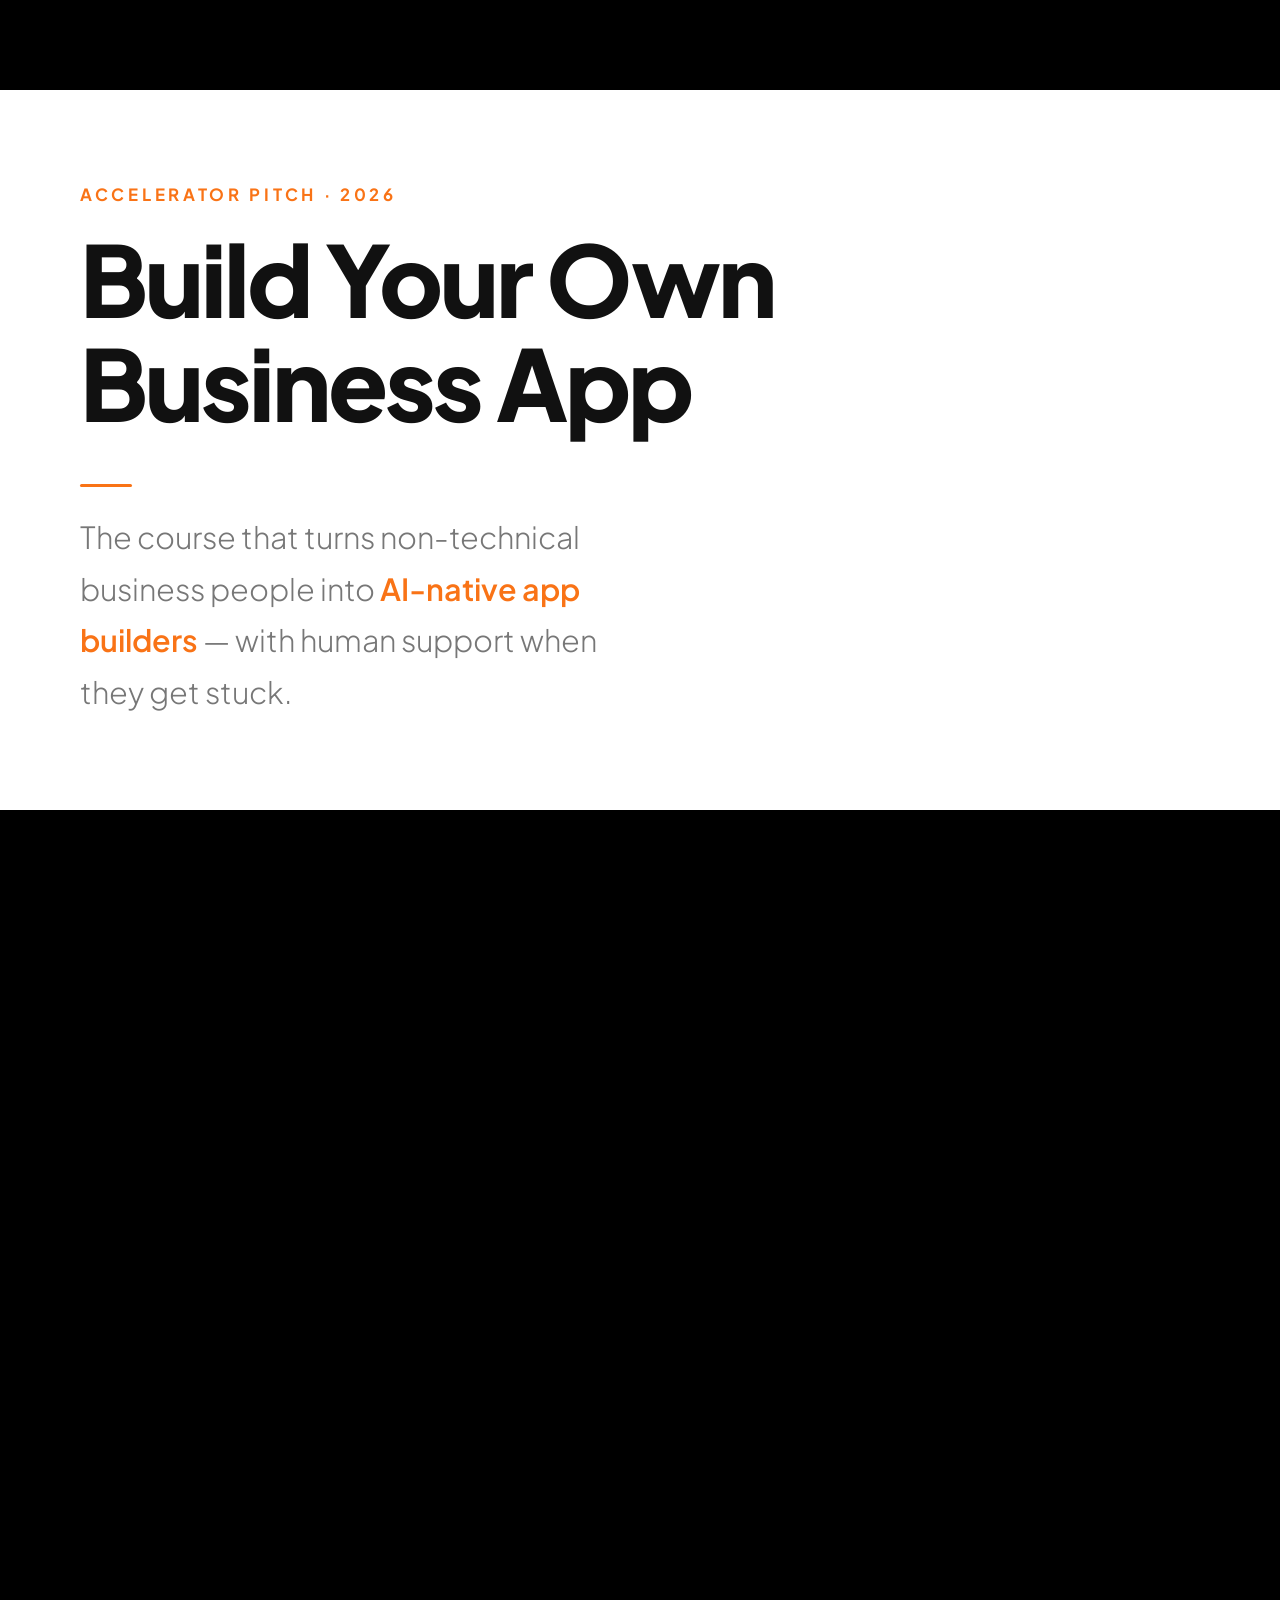
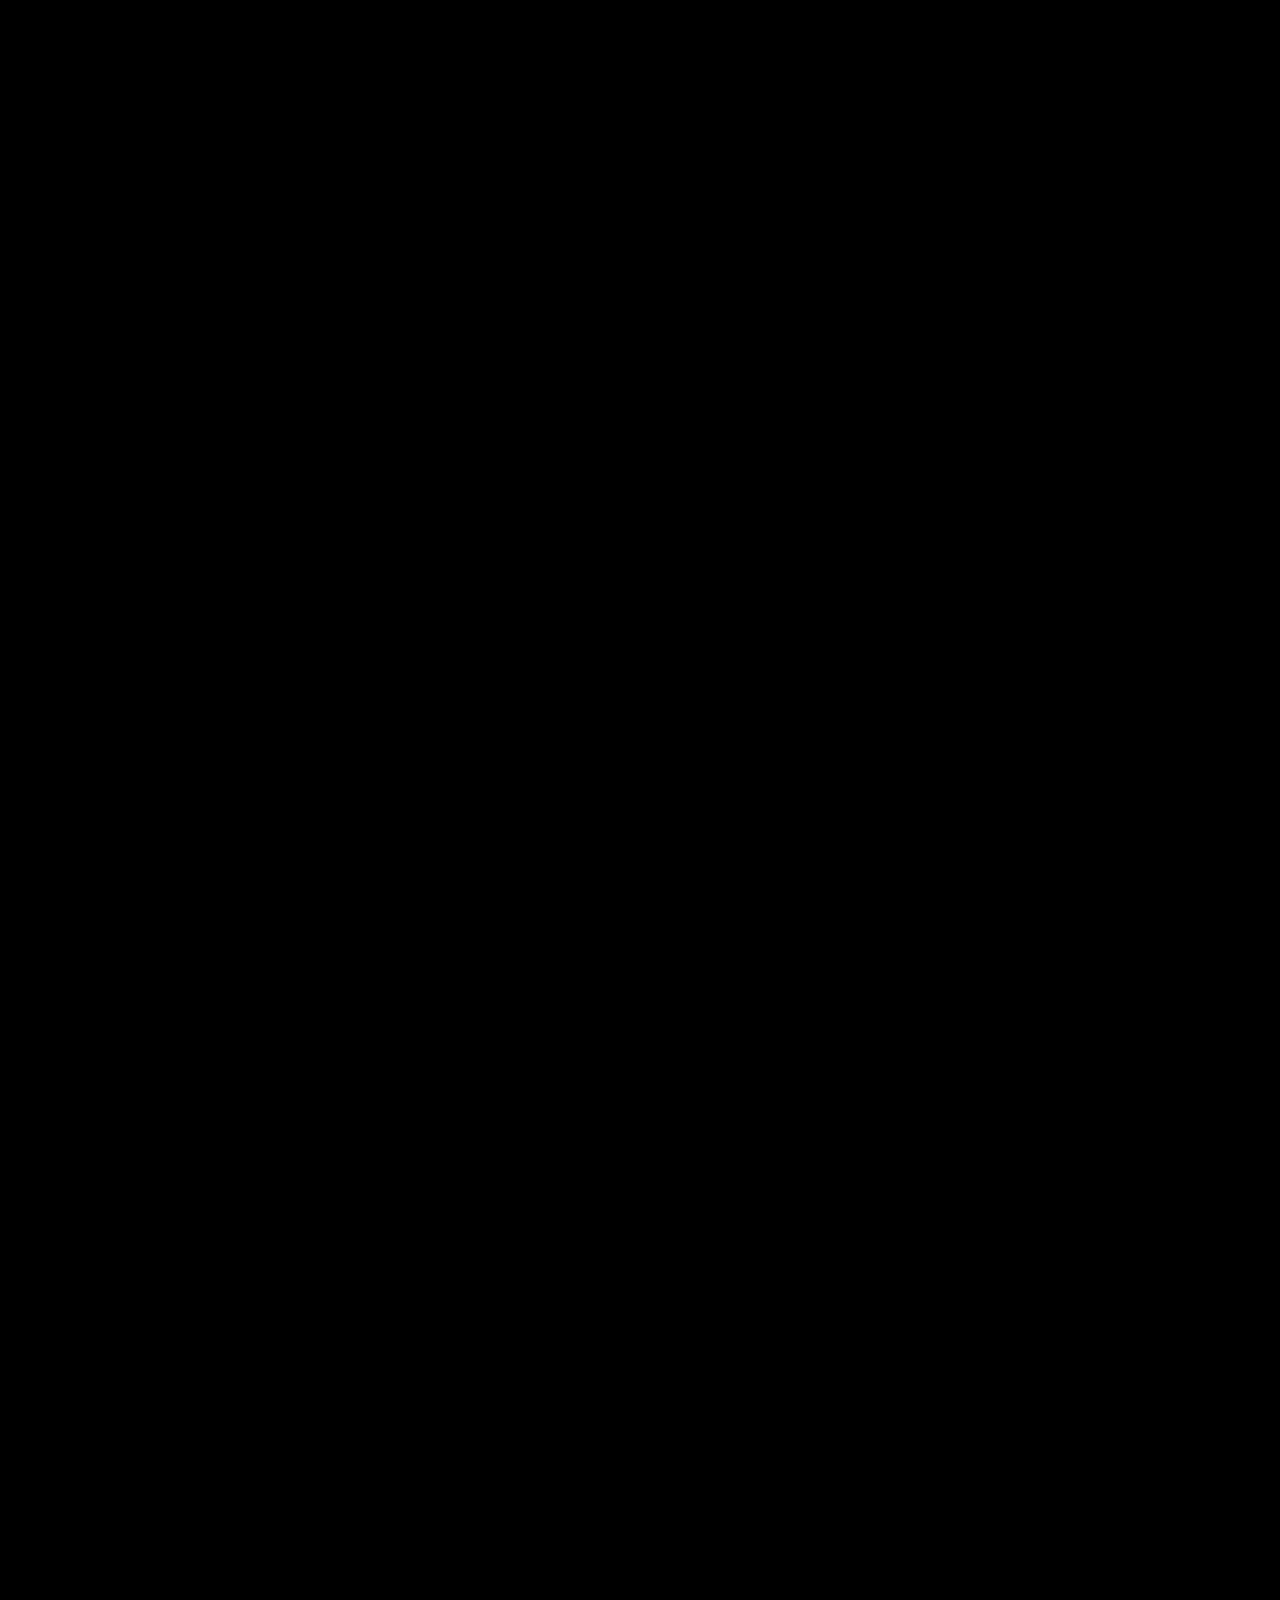
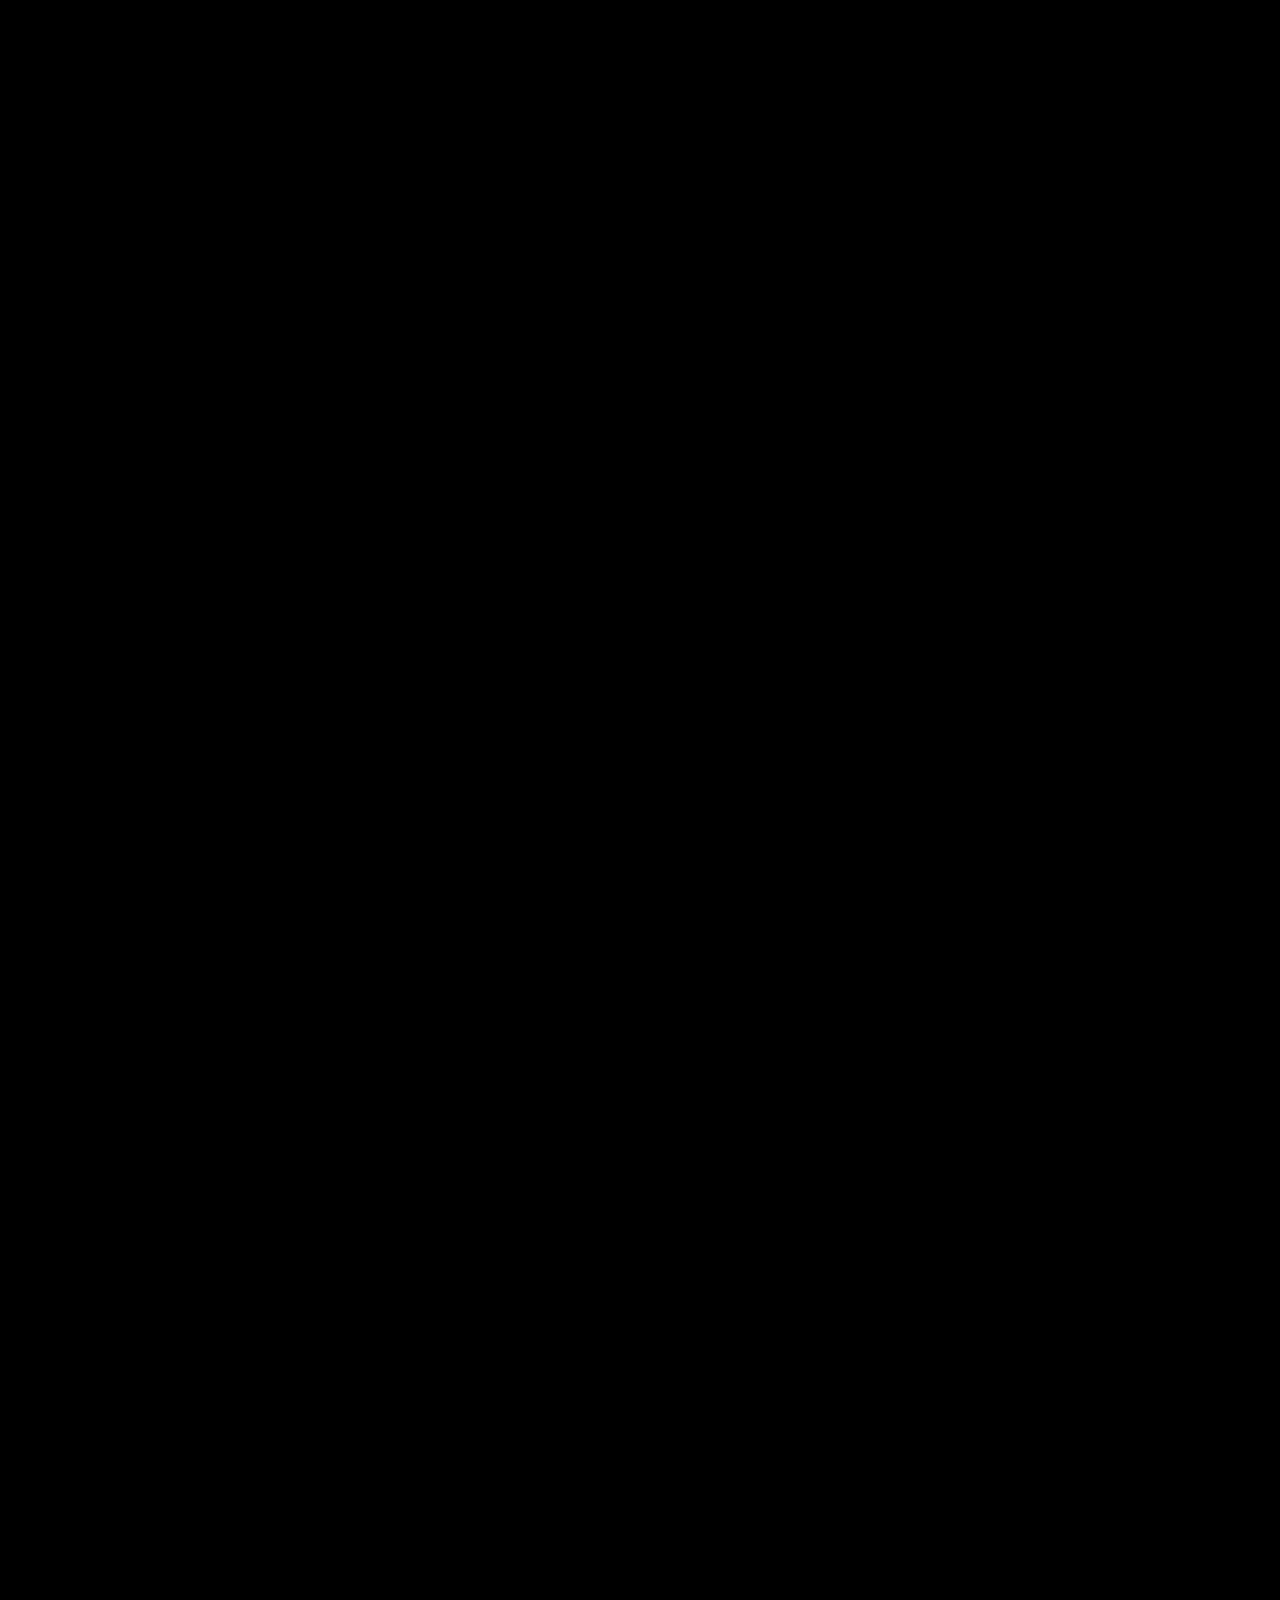
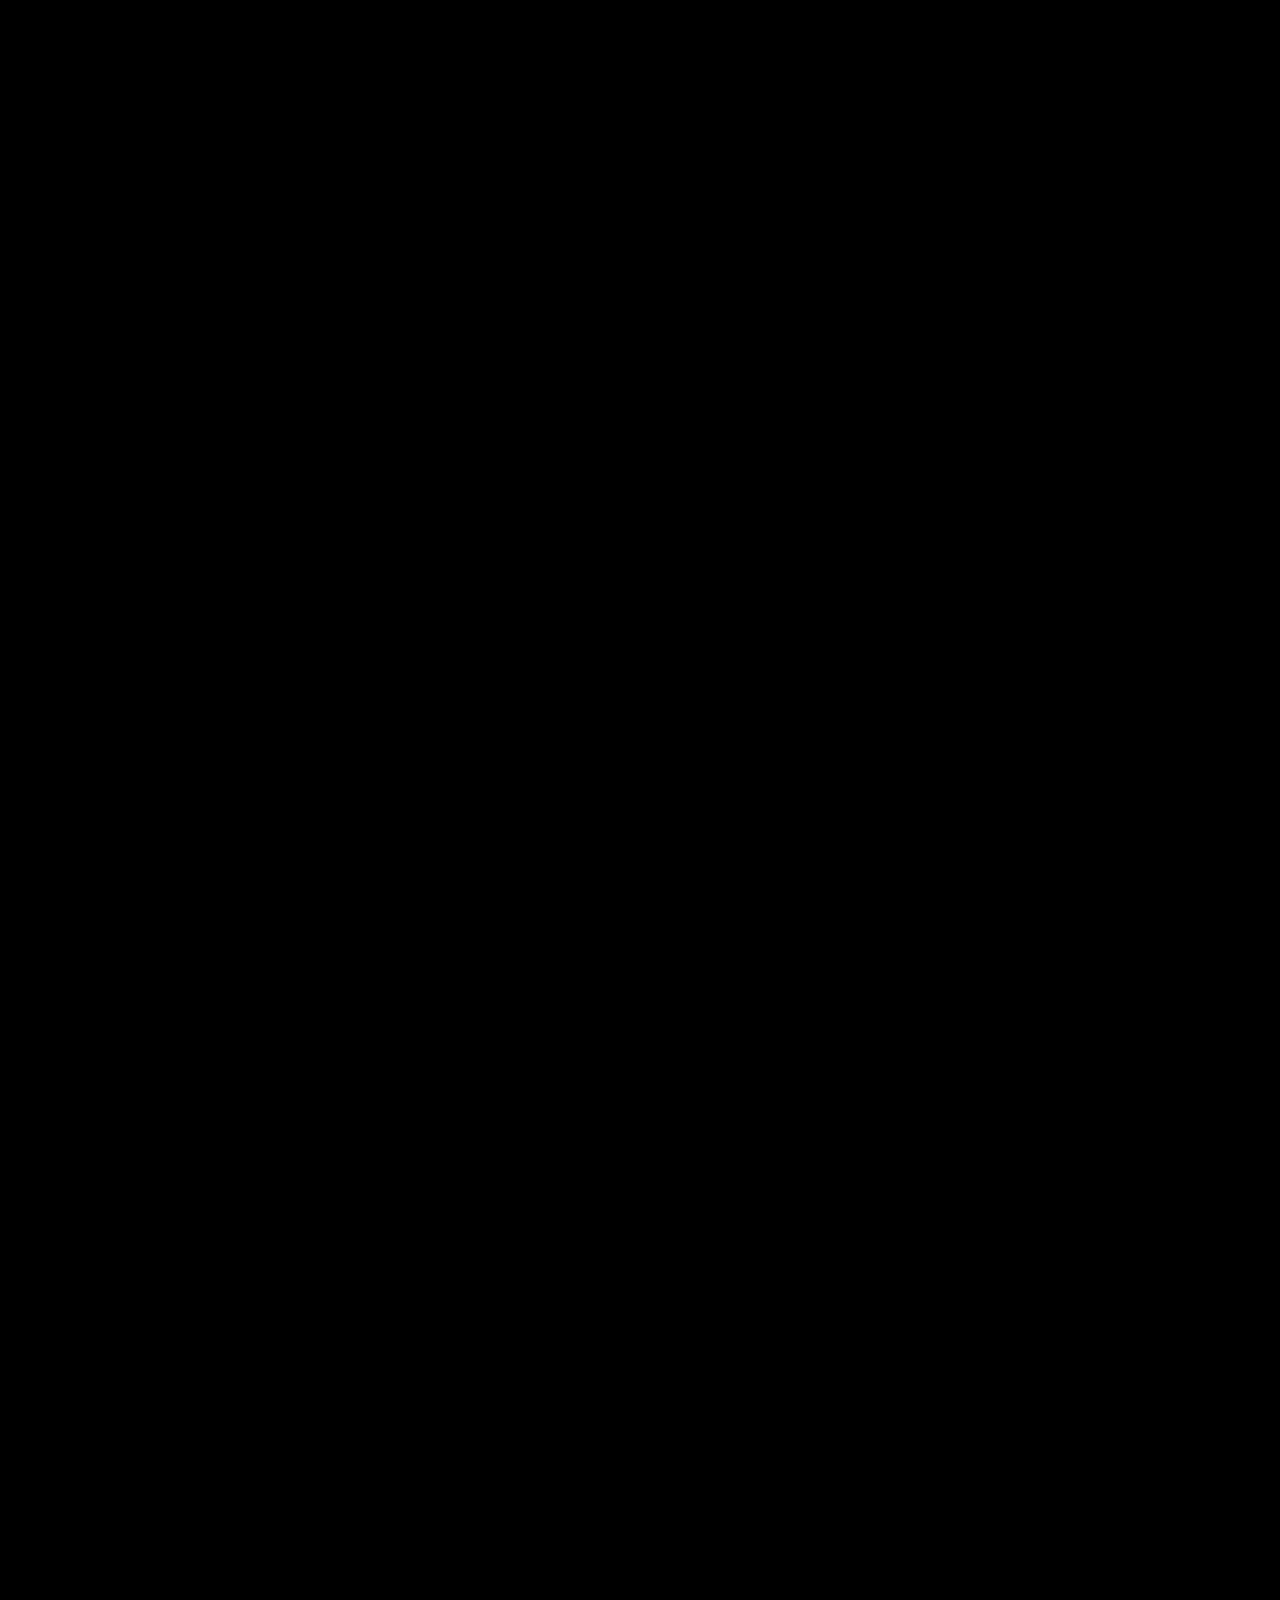
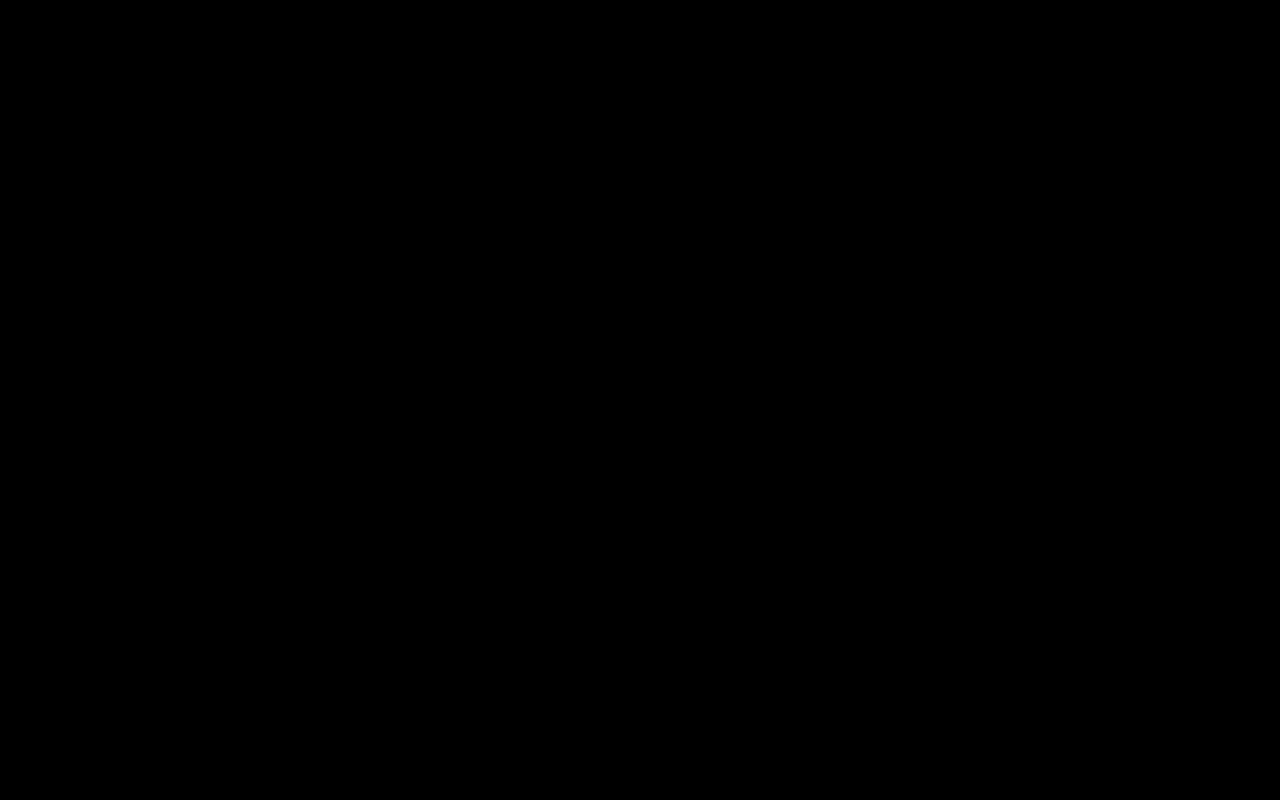
<file: 2026-04-14-business-app-course-pitch.html>
<!DOCTYPE html><html lang="en-US"><head><meta charset="UTF-8"><meta name="viewport" content="width=device-width,height=device-height,initial-scale=1.0"><meta name="apple-mobile-web-app-capable" content="yes"><meta http-equiv="X-UA-Compatible" content="ie=edge"><meta property="og:type" content="website"><meta name="twitter:card" content="summary"><style media="screen">body,html{scroll-snap-points-y:repeat(100%);background:#000;height:100%;margin:0;overflow:auto;scroll-snap-type:y mandatory;scroll-snap-type:mandatory}body>svg{display:block;height:100%;scroll-snap-align:center center;width:100%}</style><style>@import url('https://fonts.googleapis.com/css2?family=Plus+Jakarta+Sans:wght@200;300;400;600;700;800&display=swap');svg>foreignObject>section{width:1280px;height:720px;box-sizing:border-box;overflow:hidden;position:relative;scroll-snap-align:center center}svg>foreignObject>section:after{bottom:0;content:attr(data-marpit-pagination);padding:inherit;pointer-events:none;position:absolute;right:0}svg>foreignObject>section:not([data-marpit-pagination]):after{display:none}/* Normalization */svg>foreignObject>section :is(h1,marp-h1){font-size:2em;margin:0.67em 0}svg>foreignObject>section video::-webkit-media-controls{will-change:transform}@page{size:1280px 720px;margin:0}@media print{body,html{background-color:#fff;margin:0;page-break-inside:avoid;break-inside:avoid-page}svg>foreignObject>section{page-break-before:always;break-before:page}svg>foreignObject>section,svg>foreignObject>section *{-webkit-print-color-adjust:exact!important;animation-delay:0s!important;animation-duration:0s!important;color-adjust:exact!important;transition:none!important}svg[data-marpit-svg]{display:block;height:100vh;width:100vw}}svg>foreignObject>:where(section){container-type:size}svg>foreignObject>section img[data-marp-twemoji]{background:transparent;height:1em;margin:0 .05em 0 .1em;vertical-align:-.1em;width:1em}
/*!
 * Marp default theme.
 *
 * @theme default
 * @author Yuki Hattori
 *
 * @auto-scaling true
 * @size 16:9 1280px 720px
 * @size 4:3 960px 720px
 */svg>foreignObject>section,svg>foreignObject>section [data-theme=light]{--color-prettylights-syntax-comment:#6e7781;--color-prettylights-syntax-constant:#0550ae;--color-prettylights-syntax-entity:#6639ba;--color-prettylights-syntax-storage-modifier-import:#24292f;--color-prettylights-syntax-entity-tag:#116329;--color-prettylights-syntax-keyword:#cf222e;--color-prettylights-syntax-string:#0a3069;--color-prettylights-syntax-variable:#953800;--color-prettylights-syntax-brackethighlighter-unmatched:#82071e;--color-prettylights-syntax-invalid-illegal-text:#f6f8fa;--color-prettylights-syntax-invalid-illegal-bg:#82071e;--color-prettylights-syntax-carriage-return-text:#f6f8fa;--color-prettylights-syntax-carriage-return-bg:#cf222e;--color-prettylights-syntax-string-regexp:#116329;--color-prettylights-syntax-markup-list:#3b2300;--color-prettylights-syntax-markup-heading:#0550ae;--color-prettylights-syntax-markup-italic:#24292f;--color-prettylights-syntax-markup-bold:#24292f;--color-prettylights-syntax-markup-deleted-text:#82071e;--color-prettylights-syntax-markup-deleted-bg:#ffebe9;--color-prettylights-syntax-markup-inserted-text:#116329;--color-prettylights-syntax-markup-inserted-bg:#dafbe1;--color-prettylights-syntax-markup-changed-text:#953800;--color-prettylights-syntax-markup-changed-bg:#ffd8b5;--color-prettylights-syntax-markup-ignored-text:#eaeef2;--color-prettylights-syntax-markup-ignored-bg:#0550ae;--color-prettylights-syntax-meta-diff-range:#8250df;--color-prettylights-syntax-brackethighlighter-angle:#57606a;--color-prettylights-syntax-sublimelinter-gutter-mark:#8c959f;--color-prettylights-syntax-constant-other-reference-link:#0a3069;--color-fg-default:#1f2328;--color-fg-muted:#656d76;--color-fg-subtle:#6e7781;--color-canvas-default:#fff;--color-canvas-subtle:#f6f8fa;--color-border-default:#d0d7de;--color-border-muted:#d8dee4;--color-neutral-muted:rgba(175,184,193,.2);--color-accent-fg:#0969da;--color-accent-emphasis:#0969da;--color-attention-subtle:#fff8c5;--color-danger-fg:#d1242f;color-scheme:light}svg>foreignObject>section [data-theme=dark],svg>foreignObject>section:where(.invert){--color-prettylights-syntax-comment:#8b949e;--color-prettylights-syntax-constant:#79c0ff;--color-prettylights-syntax-entity:#d2a8ff;--color-prettylights-syntax-storage-modifier-import:#c9d1d9;--color-prettylights-syntax-entity-tag:#7ee787;--color-prettylights-syntax-keyword:#ff7b72;--color-prettylights-syntax-string:#a5d6ff;--color-prettylights-syntax-variable:#ffa657;--color-prettylights-syntax-brackethighlighter-unmatched:#f85149;--color-prettylights-syntax-invalid-illegal-text:#f0f6fc;--color-prettylights-syntax-invalid-illegal-bg:#8e1519;--color-prettylights-syntax-carriage-return-text:#f0f6fc;--color-prettylights-syntax-carriage-return-bg:#b62324;--color-prettylights-syntax-string-regexp:#7ee787;--color-prettylights-syntax-markup-list:#f2cc60;--color-prettylights-syntax-markup-heading:#1f6feb;--color-prettylights-syntax-markup-italic:#c9d1d9;--color-prettylights-syntax-markup-bold:#c9d1d9;--color-prettylights-syntax-markup-deleted-text:#ffdcd7;--color-prettylights-syntax-markup-deleted-bg:#67060c;--color-prettylights-syntax-markup-inserted-text:#aff5b4;--color-prettylights-syntax-markup-inserted-bg:#033a16;--color-prettylights-syntax-markup-changed-text:#ffdfb6;--color-prettylights-syntax-markup-changed-bg:#5a1e02;--color-prettylights-syntax-markup-ignored-text:#c9d1d9;--color-prettylights-syntax-markup-ignored-bg:#1158c7;--color-prettylights-syntax-meta-diff-range:#d2a8ff;--color-prettylights-syntax-brackethighlighter-angle:#8b949e;--color-prettylights-syntax-sublimelinter-gutter-mark:#484f58;--color-prettylights-syntax-constant-other-reference-link:#a5d6ff;--color-fg-default:#e6edf3;--color-fg-muted:#7d8590;--color-fg-subtle:#6e7681;--color-canvas-default:#0d1117;--color-canvas-subtle:#161b22;--color-border-default:#30363d;--color-border-muted:#21262d;--color-neutral-muted:hsla(215,8%,47%,.4);--color-accent-fg:#2f81f7;--color-accent-emphasis:#1f6feb;--color-attention-subtle:rgba(187,128,9,.15);--color-danger-fg:#f85149;color-scheme:dark}svg>foreignObject>section{-ms-text-size-adjust:100%;-webkit-text-size-adjust:100%;word-wrap:break-word;background-color:var(--color-canvas-default);color:var(--color-fg-default);font-family:-apple-system,BlinkMacSystemFont,Segoe UI,Noto Sans,Helvetica,Arial,sans-serif,Apple Color Emoji,Segoe UI Emoji;font-size:16px;line-height:1.5;margin:0}svg>foreignObject>section{--marpit-root-font-size:16px}svg>foreignObject>section :is(h1,marp-h1):hover .anchor .octicon-link:before,svg>foreignObject>section :is(h2,marp-h2):hover .anchor .octicon-link:before,svg>foreignObject>section :is(h3,marp-h3):hover .anchor .octicon-link:before,svg>foreignObject>section :is(h4,marp-h4):hover .anchor .octicon-link:before,svg>foreignObject>section :is(h5,marp-h5):hover .anchor .octicon-link:before,svg>foreignObject>section :is(h6,marp-h6):hover .anchor .octicon-link:before{background-color:currentColor;content:" ";display:inline-block;height:16px;-webkit-mask-image:url('data:image/svg+xml;charset=utf-8,<svg xmlns="http://www.w3.org/2000/svg" aria-hidden="true" viewBox="0 0 16 16"><path fill-rule="evenodd" d="M7.775 3.275a.75.75 0 0 0 1.06 1.06l1.25-1.25a2 2 0 1 1 2.83 2.83l-2.5 2.5a2 2 0 0 1-2.83 0 .75.75 0 0 0-1.06 1.06 3.5 3.5 0 0 0 4.95 0l2.5-2.5a3.5 3.5 0 0 0-4.95-4.95l-1.25 1.25zm-4.69 9.64a2 2 0 0 1 0-2.83l2.5-2.5a2 2 0 0 1 2.83 0 .75.75 0 0 0 1.06-1.06 3.5 3.5 0 0 0-4.95 0l-2.5 2.5a3.5 3.5 0 0 0 4.95 4.95l1.25-1.25a.75.75 0 0 0-1.06-1.06l-1.25 1.25a2 2 0 0 1-2.83 0z"/></svg>');mask-image:url('data:image/svg+xml;charset=utf-8,<svg xmlns="http://www.w3.org/2000/svg" aria-hidden="true" viewBox="0 0 16 16"><path fill-rule="evenodd" d="M7.775 3.275a.75.75 0 0 0 1.06 1.06l1.25-1.25a2 2 0 1 1 2.83 2.83l-2.5 2.5a2 2 0 0 1-2.83 0 .75.75 0 0 0-1.06 1.06 3.5 3.5 0 0 0 4.95 0l2.5-2.5a3.5 3.5 0 0 0-4.95-4.95l-1.25 1.25zm-4.69 9.64a2 2 0 0 1 0-2.83l2.5-2.5a2 2 0 0 1 2.83 0 .75.75 0 0 0 1.06-1.06 3.5 3.5 0 0 0-4.95 0l-2.5 2.5a3.5 3.5 0 0 0 4.95 4.95l1.25-1.25a.75.75 0 0 0-1.06-1.06l-1.25 1.25a2 2 0 0 1-2.83 0z"/></svg>');width:16px}svg>foreignObject>section details,svg>foreignObject>section figcaption,svg>foreignObject>section figure{display:block}svg>foreignObject>section summary{display:list-item}svg>foreignObject>section [hidden]{display:none!important}svg>foreignObject>section a{background-color:transparent;color:var(--color-accent-fg);text-decoration:none}svg>foreignObject>section abbr[title]{border-bottom:none;-webkit-text-decoration:underline dotted;text-decoration:underline dotted}svg>foreignObject>section b,svg>foreignObject>section strong{font-weight:var(--base-text-weight-semibold,600)}svg>foreignObject>section dfn{font-style:italic}svg>foreignObject>section :is(h1,marp-h1){border-bottom:1px solid var(--color-border-muted);font-size:2em;font-weight:var(--base-text-weight-semibold,600);margin:.67em 0;padding-bottom:.3em}svg>foreignObject>section mark{background-color:var(--color-attention-subtle);color:var(--color-fg-default)}svg>foreignObject>section small{font-size:90%}svg>foreignObject>section sub,svg>foreignObject>section sup{font-size:75%;line-height:0;position:relative;vertical-align:baseline}svg>foreignObject>section sub{bottom:-.25em}svg>foreignObject>section sup{top:-.5em}svg>foreignObject>section img{background-color:var(--color-canvas-default);border-style:none;box-sizing:content-box;max-width:100%}svg>foreignObject>section :is(pre,marp-pre),svg>foreignObject>section code,svg>foreignObject>section kbd,svg>foreignObject>section samp{font-family:monospace;font-size:1em}svg>foreignObject>section figure{margin:1em 40px}svg>foreignObject>section hr{background:transparent;background-color:var(--color-border-default);border:0;box-sizing:content-box;height:.25em;margin:24px 0;overflow:hidden;padding:0}svg>foreignObject>section input{font:inherit;font-family:inherit;font-size:inherit;line-height:inherit;margin:0;overflow:visible}svg>foreignObject>section [type=button],svg>foreignObject>section [type=reset],svg>foreignObject>section [type=submit]{-webkit-appearance:button}svg>foreignObject>section [type=checkbox],svg>foreignObject>section [type=radio]{box-sizing:border-box;padding:0}svg>foreignObject>section [type=number]::-webkit-inner-spin-button,svg>foreignObject>section [type=number]::-webkit-outer-spin-button{height:auto}svg>foreignObject>section [type=search]::-webkit-search-cancel-button,svg>foreignObject>section [type=search]::-webkit-search-decoration{-webkit-appearance:none}svg>foreignObject>section ::-webkit-input-placeholder{color:inherit;opacity:.54}svg>foreignObject>section ::-webkit-file-upload-button{-webkit-appearance:button;font:inherit}svg>foreignObject>section a:hover{text-decoration:underline}svg>foreignObject>section ::-moz-placeholder{color:var(--color-fg-subtle);opacity:1}svg>foreignObject>section ::placeholder{color:var(--color-fg-subtle);opacity:1}svg>foreignObject>section hr:after,svg>foreignObject>section hr:before{content:"";display:table}svg>foreignObject>section hr:after{clear:both}svg>foreignObject>section table{border-collapse:collapse;border-spacing:0;display:block;max-width:100%;overflow:auto;width:-moz-max-content;width:max-content}svg>foreignObject>section td,svg>foreignObject>section th{padding:0}svg>foreignObject>section details summary{cursor:pointer}svg>foreignObject>section details:not([open])>:not(summary){display:none!important}svg>foreignObject>section [role=button]:focus,svg>foreignObject>section a:focus,svg>foreignObject>section input[type=checkbox]:focus,svg>foreignObject>section input[type=radio]:focus{box-shadow:none;outline:2px solid var(--color-accent-fg);outline-offset:-2px}svg>foreignObject>section [role=button]:focus:not(:focus-visible),svg>foreignObject>section a:focus:not(:focus-visible),svg>foreignObject>section input[type=checkbox]:focus:not(:focus-visible),svg>foreignObject>section input[type=radio]:focus:not(:focus-visible){outline:1px solid transparent}svg>foreignObject>section [role=button]:focus-visible,svg>foreignObject>section a:focus-visible,svg>foreignObject>section input[type=checkbox]:focus-visible,svg>foreignObject>section input[type=radio]:focus-visible{box-shadow:none;outline:2px solid var(--color-accent-fg);outline-offset:-2px}svg>foreignObject>section a:not([class]):focus,svg>foreignObject>section a:not([class]):focus-visible,svg>foreignObject>section input[type=checkbox]:focus,svg>foreignObject>section input[type=checkbox]:focus-visible,svg>foreignObject>section input[type=radio]:focus,svg>foreignObject>section input[type=radio]:focus-visible{outline-offset:0}svg>foreignObject>section kbd{background-color:var(--color-canvas-subtle);border-bottom-color:var(--color-neutral-muted);border:1px solid var(--color-neutral-muted);border-radius:6px;box-shadow:inset 0 -1px 0 var(--color-neutral-muted);color:var(--color-fg-default);display:inline-block;font:11px ui-monospace,SFMono-Regular,SF Mono,Menlo,Consolas,Liberation Mono,monospace;line-height:10px;padding:3px 5px;vertical-align:middle}svg>foreignObject>section :is(h1,marp-h1),svg>foreignObject>section :is(h2,marp-h2),svg>foreignObject>section :is(h3,marp-h3),svg>foreignObject>section :is(h4,marp-h4),svg>foreignObject>section :is(h5,marp-h5),svg>foreignObject>section :is(h6,marp-h6){font-weight:var(--base-text-weight-semibold,600);line-height:1.25;margin-bottom:16px;margin-top:24px}svg>foreignObject>section :is(h2,marp-h2){border-bottom:1px solid var(--color-border-muted);font-size:1.5em;padding-bottom:.3em}svg>foreignObject>section :is(h2,marp-h2),svg>foreignObject>section :is(h3,marp-h3){font-weight:var(--base-text-weight-semibold,600)}svg>foreignObject>section :is(h3,marp-h3){font-size:1.25em}svg>foreignObject>section :is(h4,marp-h4){font-size:1em}svg>foreignObject>section :is(h4,marp-h4),svg>foreignObject>section :is(h5,marp-h5){font-weight:var(--base-text-weight-semibold,600)}svg>foreignObject>section :is(h5,marp-h5){font-size:.875em}svg>foreignObject>section :is(h6,marp-h6){color:var(--color-fg-muted);font-size:.85em;font-weight:var(--base-text-weight-semibold,600)}svg>foreignObject>section p{margin-bottom:10px;margin-top:0}svg>foreignObject>section blockquote{border-left:.25em solid var(--color-border-default);color:var(--color-fg-muted);margin:0;padding:0 1em}svg>foreignObject>section ol,svg>foreignObject>section ul{margin-bottom:0;margin-top:0;padding-left:2em}svg>foreignObject>section ol ol,svg>foreignObject>section ul ol{list-style-type:lower-roman}svg>foreignObject>section ol ol ol,svg>foreignObject>section ol ul ol,svg>foreignObject>section ul ol ol,svg>foreignObject>section ul ul ol{list-style-type:lower-alpha}svg>foreignObject>section dd{margin-left:0}svg>foreignObject>section :is(pre,marp-pre),svg>foreignObject>section code,svg>foreignObject>section samp,svg>foreignObject>section tt{font-family:ui-monospace,SFMono-Regular,SF Mono,Menlo,Consolas,Liberation Mono,monospace;font-size:12px}svg>foreignObject>section :is(pre,marp-pre){word-wrap:normal;margin-bottom:0;margin-top:0}svg>foreignObject>section .octicon{fill:currentColor;display:inline-block;overflow:visible!important;vertical-align:text-bottom}svg>foreignObject>section input::-webkit-inner-spin-button,svg>foreignObject>section input::-webkit-outer-spin-button{-webkit-appearance:none;appearance:none;margin:0}svg>foreignObject>section:after,svg>foreignObject>section:before{
  /* content:""; */display:table}svg>foreignObject>section:after{clear:both}svg>foreignObject>section>:first-child{margin-top:0!important}svg>foreignObject>section>:last-child{margin-bottom:0!important}svg>foreignObject>section a:not([href]){color:inherit;text-decoration:none}svg>foreignObject>section .absent{color:var(--color-danger-fg)}svg>foreignObject>section .anchor{float:left;line-height:1;margin-left:-20px;padding-right:4px}svg>foreignObject>section .anchor:focus{outline:none}svg>foreignObject>section :is(pre,marp-pre),svg>foreignObject>section blockquote,svg>foreignObject>section details,svg>foreignObject>section dl,svg>foreignObject>section ol,svg>foreignObject>section p,svg>foreignObject>section table,svg>foreignObject>section ul{margin-bottom:16px;margin-top:0}svg>foreignObject>section blockquote>:first-child{margin-top:0}svg>foreignObject>section blockquote>:last-child{margin-bottom:0}svg>foreignObject>section :is(h1,marp-h1) .octicon-link,svg>foreignObject>section :is(h2,marp-h2) .octicon-link,svg>foreignObject>section :is(h3,marp-h3) .octicon-link,svg>foreignObject>section :is(h4,marp-h4) .octicon-link,svg>foreignObject>section :is(h5,marp-h5) .octicon-link,svg>foreignObject>section :is(h6,marp-h6) .octicon-link{color:var(--color-fg-default);vertical-align:middle;visibility:hidden}svg>foreignObject>section :is(h1,marp-h1):hover .anchor,svg>foreignObject>section :is(h2,marp-h2):hover .anchor,svg>foreignObject>section :is(h3,marp-h3):hover .anchor,svg>foreignObject>section :is(h4,marp-h4):hover .anchor,svg>foreignObject>section :is(h5,marp-h5):hover .anchor,svg>foreignObject>section :is(h6,marp-h6):hover .anchor{text-decoration:none}svg>foreignObject>section :is(h1,marp-h1):hover .anchor .octicon-link,svg>foreignObject>section :is(h2,marp-h2):hover .anchor .octicon-link,svg>foreignObject>section :is(h3,marp-h3):hover .anchor .octicon-link,svg>foreignObject>section :is(h4,marp-h4):hover .anchor .octicon-link,svg>foreignObject>section :is(h5,marp-h5):hover .anchor .octicon-link,svg>foreignObject>section :is(h6,marp-h6):hover .anchor .octicon-link{visibility:visible}svg>foreignObject>section :is(h1,marp-h1) code,svg>foreignObject>section :is(h1,marp-h1) tt,svg>foreignObject>section :is(h2,marp-h2) code,svg>foreignObject>section :is(h2,marp-h2) tt,svg>foreignObject>section :is(h3,marp-h3) code,svg>foreignObject>section :is(h3,marp-h3) tt,svg>foreignObject>section :is(h4,marp-h4) code,svg>foreignObject>section :is(h4,marp-h4) tt,svg>foreignObject>section :is(h5,marp-h5) code,svg>foreignObject>section :is(h5,marp-h5) tt,svg>foreignObject>section :is(h6,marp-h6) code,svg>foreignObject>section :is(h6,marp-h6) tt{font-size:inherit;padding:0 .2em}svg>foreignObject>section summary :is(h1,marp-h1),svg>foreignObject>section summary :is(h2,marp-h2),svg>foreignObject>section summary :is(h3,marp-h3),svg>foreignObject>section summary :is(h4,marp-h4),svg>foreignObject>section summary :is(h5,marp-h5),svg>foreignObject>section summary :is(h6,marp-h6){display:inline-block}svg>foreignObject>section summary :is(h1,marp-h1) .anchor,svg>foreignObject>section summary :is(h2,marp-h2) .anchor,svg>foreignObject>section summary :is(h3,marp-h3) .anchor,svg>foreignObject>section summary :is(h4,marp-h4) .anchor,svg>foreignObject>section summary :is(h5,marp-h5) .anchor,svg>foreignObject>section summary :is(h6,marp-h6) .anchor{margin-left:-40px}svg>foreignObject>section summary :is(h1,marp-h1),svg>foreignObject>section summary :is(h2,marp-h2){border-bottom:0;padding-bottom:0}svg>foreignObject>section ol.no-list,svg>foreignObject>section ul.no-list{list-style-type:none;padding:0}svg>foreignObject>section ol[type="a s"]{list-style-type:lower-alpha}svg>foreignObject>section ol[type="A s"]{list-style-type:upper-alpha}svg>foreignObject>section ol[type="i s"]{list-style-type:lower-roman}svg>foreignObject>section ol[type="I s"]{list-style-type:upper-roman}svg>foreignObject>section div>ol:not([type]),svg>foreignObject>section ol[type="1"]{list-style-type:decimal}svg>foreignObject>section ol ol,svg>foreignObject>section ol ul,svg>foreignObject>section ul ol,svg>foreignObject>section ul ul{margin-bottom:0;margin-top:0}svg>foreignObject>section li>p{margin-top:16px}svg>foreignObject>section li+li{margin-top:.25em}svg>foreignObject>section dl{padding:0}svg>foreignObject>section dl dt{font-size:1em;font-style:italic;font-weight:var(--base-text-weight-semibold,600);margin-top:16px;padding:0}svg>foreignObject>section dl dd{margin-bottom:16px;padding:0 16px}svg>foreignObject>section table th{font-weight:var(--base-text-weight-semibold,600)}svg>foreignObject>section table td,svg>foreignObject>section table th{border:1px solid var(--color-border-default);padding:6px 13px}svg>foreignObject>section table td>:last-child{margin-bottom:0}svg>foreignObject>section table tr{background-color:var(--color-canvas-default);border-top:1px solid var(--color-border-muted)}svg>foreignObject>section table tr:nth-child(2n){background-color:var(--color-canvas-subtle)}svg>foreignObject>section table img{background-color:transparent}svg>foreignObject>section img[align=right]{padding-left:20px}svg>foreignObject>section img[align=left]{padding-right:20px}svg>foreignObject>section .emoji{background-color:transparent;max-width:none;vertical-align:text-top}svg>foreignObject>section :is(span,marp-span).frame,svg>foreignObject>section :is(span,marp-span).frame>:is(span,marp-span){display:block;overflow:hidden}svg>foreignObject>section :is(span,marp-span).frame>:is(span,marp-span){border:1px solid var(--color-border-default);float:left;margin:13px 0 0;padding:7px;width:auto}svg>foreignObject>section :is(span,marp-span).frame :is(span,marp-span) img{display:block;float:left}svg>foreignObject>section :is(span,marp-span).frame :is(span,marp-span) :is(span,marp-span){clear:both;color:var(--color-fg-default);display:block;padding:5px 0 0}svg>foreignObject>section :is(span,marp-span).align-center{clear:both;display:block;overflow:hidden}svg>foreignObject>section :is(span,marp-span).align-center>:is(span,marp-span){display:block;margin:13px auto 0;overflow:hidden;text-align:center}svg>foreignObject>section :is(span,marp-span).align-center :is(span,marp-span) img{margin:0 auto;text-align:center}svg>foreignObject>section :is(span,marp-span).align-right{clear:both;display:block;overflow:hidden}svg>foreignObject>section :is(span,marp-span).align-right>:is(span,marp-span){display:block;margin:13px 0 0;overflow:hidden;text-align:right}svg>foreignObject>section :is(span,marp-span).align-right :is(span,marp-span) img{margin:0;text-align:right}svg>foreignObject>section :is(span,marp-span).float-left{display:block;float:left;margin-right:13px;overflow:hidden}svg>foreignObject>section :is(span,marp-span).float-left :is(span,marp-span){margin:13px 0 0}svg>foreignObject>section :is(span,marp-span).float-right{display:block;float:right;margin-left:13px;overflow:hidden}svg>foreignObject>section :is(span,marp-span).float-right>:is(span,marp-span){display:block;margin:13px auto 0;overflow:hidden;text-align:right}svg>foreignObject>section code,svg>foreignObject>section tt{background-color:var(--color-neutral-muted);border-radius:6px;font-size:85%;margin:0;padding:.2em .4em;white-space:break-spaces}svg>foreignObject>section code br,svg>foreignObject>section tt br{display:none}svg>foreignObject>section del code{text-decoration:inherit}svg>foreignObject>section samp{font-size:85%}svg>foreignObject>section :is(pre,marp-pre) code{font-size:100%}svg>foreignObject>section :is(pre,marp-pre)>code{background:transparent;border:0;margin:0;padding:0;white-space:pre;word-break:normal}svg>foreignObject>section .highlight{margin-bottom:16px}svg>foreignObject>section .highlight :is(pre,marp-pre){margin-bottom:0;word-break:normal}svg>foreignObject>section :is(pre,marp-pre){background-color:var(--color-canvas-subtle);border-radius:6px;color:var(--color-fg-default);font-size:85%;line-height:1.45;overflow:auto;padding:16px}svg>foreignObject>section :is(pre,marp-pre) code,svg>foreignObject>section :is(pre,marp-pre) tt{word-wrap:normal;background-color:transparent;border:0;display:inline;line-height:inherit;margin:0;max-width:auto;overflow:visible;padding:0}svg>foreignObject>section .csv-data td,svg>foreignObject>section .csv-data th{font-size:12px;line-height:1;overflow:hidden;padding:5px;text-align:left;white-space:nowrap}svg>foreignObject>section .csv-data .blob-num{background:var(--color-canvas-default);border:0;padding:10px 8px 9px;text-align:right}svg>foreignObject>section .csv-data tr{border-top:0}svg>foreignObject>section .csv-data th{background:var(--color-canvas-subtle);border-top:0;font-weight:var(--base-text-weight-semibold,600)}svg>foreignObject>section [data-footnote-ref]:before{content:"["}svg>foreignObject>section [data-footnote-ref]:after{content:"]"}svg>foreignObject>section .footnotes{border-top:1px solid var(--color-border-default);color:var(--color-fg-muted);font-size:12px}svg>foreignObject>section>svg>foreignObject>section section.footnotes{--marpit-root-font-size:12px}svg>foreignObject>section .footnotes ol{padding-left:16px}svg>foreignObject>section .footnotes ol ul{display:inline-block;margin-top:16px;padding-left:16px}svg>foreignObject>section .footnotes li{position:relative}svg>foreignObject>section .footnotes li:target:before{border:2px solid var(--color-accent-emphasis);border-radius:6px;bottom:-8px;content:"";left:-24px;pointer-events:none;position:absolute;right:-8px;top:-8px}svg>foreignObject>section .footnotes li:target{color:var(--color-fg-default)}svg>foreignObject>section .footnotes .data-footnote-backref g-emoji{font-family:monospace}svg>foreignObject>section .pl-c{color:var(--color-prettylights-syntax-comment)}svg>foreignObject>section .pl-c1,svg>foreignObject>section .pl-s .pl-v{color:var(--color-prettylights-syntax-constant)}svg>foreignObject>section .pl-e,svg>foreignObject>section .pl-en{color:var(--color-prettylights-syntax-entity)}svg>foreignObject>section .pl-s .pl-s1,svg>foreignObject>section .pl-smi{color:var(--color-prettylights-syntax-storage-modifier-import)}svg>foreignObject>section .pl-ent{color:var(--color-prettylights-syntax-entity-tag)}svg>foreignObject>section .pl-k{color:var(--color-prettylights-syntax-keyword)}svg>foreignObject>section .pl-pds,svg>foreignObject>section .pl-s,svg>foreignObject>section .pl-s .pl-pse .pl-s1,svg>foreignObject>section .pl-sr,svg>foreignObject>section .pl-sr .pl-cce,svg>foreignObject>section .pl-sr .pl-sra,svg>foreignObject>section .pl-sr .pl-sre{color:var(--color-prettylights-syntax-string)}svg>foreignObject>section .pl-smw,svg>foreignObject>section .pl-v{color:var(--color-prettylights-syntax-variable)}svg>foreignObject>section .pl-bu{color:var(--color-prettylights-syntax-brackethighlighter-unmatched)}svg>foreignObject>section .pl-ii{background-color:var(--color-prettylights-syntax-invalid-illegal-bg);color:var(--color-prettylights-syntax-invalid-illegal-text)}svg>foreignObject>section .pl-c2{background-color:var(--color-prettylights-syntax-carriage-return-bg);color:var(--color-prettylights-syntax-carriage-return-text)}svg>foreignObject>section .pl-sr .pl-cce{color:var(--color-prettylights-syntax-string-regexp);font-weight:700}svg>foreignObject>section .pl-ml{color:var(--color-prettylights-syntax-markup-list)}svg>foreignObject>section .pl-mh,svg>foreignObject>section .pl-mh .pl-en,svg>foreignObject>section .pl-ms{color:var(--color-prettylights-syntax-markup-heading);font-weight:700}svg>foreignObject>section .pl-mi{color:var(--color-prettylights-syntax-markup-italic);font-style:italic}svg>foreignObject>section .pl-mb{color:var(--color-prettylights-syntax-markup-bold);font-weight:700}svg>foreignObject>section .pl-md{background-color:var(--color-prettylights-syntax-markup-deleted-bg);color:var(--color-prettylights-syntax-markup-deleted-text)}svg>foreignObject>section .pl-mi1{background-color:var(--color-prettylights-syntax-markup-inserted-bg);color:var(--color-prettylights-syntax-markup-inserted-text)}svg>foreignObject>section .pl-mc{background-color:var(--color-prettylights-syntax-markup-changed-bg);color:var(--color-prettylights-syntax-markup-changed-text)}svg>foreignObject>section .pl-mi2{background-color:var(--color-prettylights-syntax-markup-ignored-bg);color:var(--color-prettylights-syntax-markup-ignored-text)}svg>foreignObject>section .pl-mdr{color:var(--color-prettylights-syntax-meta-diff-range);font-weight:700}svg>foreignObject>section .pl-ba{color:var(--color-prettylights-syntax-brackethighlighter-angle)}svg>foreignObject>section .pl-sg{color:var(--color-prettylights-syntax-sublimelinter-gutter-mark)}svg>foreignObject>section .pl-corl{color:var(--color-prettylights-syntax-constant-other-reference-link);text-decoration:underline}svg>foreignObject>section g-emoji{display:inline-block;font-family:Apple Color Emoji,Segoe UI Emoji,Segoe UI Symbol;font-size:1em;font-style:normal!important;font-weight:var(--base-text-weight-normal,400);line-height:1;min-width:1ch;vertical-align:-.075em}svg>foreignObject>section g-emoji img{height:1em;width:1em}svg>foreignObject>section .task-list-item{list-style-type:none}svg>foreignObject>section .task-list-item label{font-weight:var(--base-text-weight-normal,400)}svg>foreignObject>section .task-list-item.enabled label{cursor:pointer}svg>foreignObject>section .task-list-item+.task-list-item{margin-top:4px}svg>foreignObject>section .task-list-item .handle{display:none}svg>foreignObject>section .task-list-item-checkbox{margin:0 .2em .25em -1.4em;vertical-align:middle}svg>foreignObject>section .contains-task-list:dir(rtl) .task-list-item-checkbox{margin:0 -1.6em .25em .2em}svg>foreignObject>section .contains-task-list{position:relative}svg>foreignObject>section .contains-task-list:focus-within .task-list-item-convert-container,svg>foreignObject>section .contains-task-list:hover .task-list-item-convert-container{clip:auto;display:block;height:24px;overflow:visible;width:auto}svg>foreignObject>section ::-webkit-calendar-picker-indicator{filter:invert(50%)}svg>foreignObject>section :is(h1,marp-h1){color:var(--h1-color);font-size:1.6em}svg>foreignObject>section :is(h1,marp-h1),svg>foreignObject>section :is(h2,marp-h2){border-bottom:none}svg>foreignObject>section :is(h2,marp-h2){font-size:1.3em}svg>foreignObject>section :is(h3,marp-h3){font-size:1.1em}svg>foreignObject>section :is(h4,marp-h4){font-size:1.05em}svg>foreignObject>section :is(h5,marp-h5){font-size:1em}svg>foreignObject>section :is(h6,marp-h6){font-size:.9em}svg>foreignObject>section :is(h1,marp-h1) strong,svg>foreignObject>section :is(h2,marp-h2) strong,svg>foreignObject>section :is(h3,marp-h3) strong,svg>foreignObject>section :is(h4,marp-h4) strong,svg>foreignObject>section :is(h5,marp-h5) strong,svg>foreignObject>section :is(h6,marp-h6) strong{color:var(--heading-strong-color);font-weight:inherit}svg>foreignObject>section :is(h1,marp-h1)::part(auto-scaling),svg>foreignObject>section :is(h2,marp-h2)::part(auto-scaling),svg>foreignObject>section :is(h3,marp-h3)::part(auto-scaling),svg>foreignObject>section :is(h4,marp-h4)::part(auto-scaling),svg>foreignObject>section :is(h5,marp-h5)::part(auto-scaling),svg>foreignObject>section :is(h6,marp-h6)::part(auto-scaling){max-height:563px}svg>foreignObject>section hr{height:0;padding-top:.25em}svg>foreignObject>section :is(pre,marp-pre){border:1px solid var(--color-border-default);line-height:1.15;overflow:visible}svg>foreignObject>section :is(pre,marp-pre)::part(auto-scaling){max-height:529px}svg>foreignObject>section :is(pre,marp-pre) :where(.hljs){color:var(--color-prettylights-syntax-storage-modifier-import)}svg>foreignObject>section :is(pre,marp-pre) :where(.hljs-doctag),svg>foreignObject>section :is(pre,marp-pre) :where(.hljs-keyword),svg>foreignObject>section :is(pre,marp-pre) :where(.hljs-meta .hljs-keyword),svg>foreignObject>section :is(pre,marp-pre) :where(.hljs-template-tag),svg>foreignObject>section :is(pre,marp-pre) :where(.hljs-template-variable),svg>foreignObject>section :is(pre,marp-pre) :where(.hljs-type),svg>foreignObject>section :is(pre,marp-pre) :where(.hljs-variable.language_){color:var(--color-prettylights-syntax-keyword)}svg>foreignObject>section :is(pre,marp-pre) :where(.hljs-title),svg>foreignObject>section :is(pre,marp-pre) :where(.hljs-title.class_),svg>foreignObject>section :is(pre,marp-pre) :where(.hljs-title.class_.inherited__),svg>foreignObject>section :is(pre,marp-pre) :where(.hljs-title.function_){color:var(--color-prettylights-syntax-entity)}svg>foreignObject>section :is(pre,marp-pre) :where(.hljs-attr),svg>foreignObject>section :is(pre,marp-pre) :where(.hljs-attribute),svg>foreignObject>section :is(pre,marp-pre) :where(.hljs-literal),svg>foreignObject>section :is(pre,marp-pre) :where(.hljs-meta),svg>foreignObject>section :is(pre,marp-pre) :where(.hljs-number),svg>foreignObject>section :is(pre,marp-pre) :where(.hljs-operator),svg>foreignObject>section :is(pre,marp-pre) :where(.hljs-selector-attr),svg>foreignObject>section :is(pre,marp-pre) :where(.hljs-selector-class),svg>foreignObject>section :is(pre,marp-pre) :where(.hljs-selector-id),svg>foreignObject>section :is(pre,marp-pre) :where(.hljs-variable){color:var(--color-prettylights-syntax-constant)}svg>foreignObject>section :is(pre,marp-pre) :where(.hljs-meta .hljs-string),svg>foreignObject>section :is(pre,marp-pre) :where(.hljs-regexp),svg>foreignObject>section :is(pre,marp-pre) :where(.hljs-string){color:var(--color-prettylights-syntax-string)}svg>foreignObject>section :is(pre,marp-pre) :where(.hljs-built_in),svg>foreignObject>section :is(pre,marp-pre) :where(.hljs-symbol){color:var(--color-prettylights-syntax-variable)}svg>foreignObject>section :is(pre,marp-pre) :where(.hljs-code),svg>foreignObject>section :is(pre,marp-pre) :where(.hljs-comment),svg>foreignObject>section :is(pre,marp-pre) :where(.hljs-formula){color:var(--color-prettylights-syntax-comment)}svg>foreignObject>section :is(pre,marp-pre) :where(.hljs-name),svg>foreignObject>section :is(pre,marp-pre) :where(.hljs-quote),svg>foreignObject>section :is(pre,marp-pre) :where(.hljs-selector-pseudo),svg>foreignObject>section :is(pre,marp-pre) :where(.hljs-selector-tag){color:var(--color-prettylights-syntax-entity-tag)}svg>foreignObject>section :is(pre,marp-pre) :where(.hljs-subst){color:var(--color-prettylights-syntax-storage-modifier-import)}svg>foreignObject>section :is(pre,marp-pre) :where(.hljs-section){color:var(--color-prettylights-syntax-markup-heading);font-weight:700}svg>foreignObject>section :is(pre,marp-pre) :where(.hljs-bullet){color:var(--color-prettylights-syntax-markup-list)}svg>foreignObject>section :is(pre,marp-pre) :where(.hljs-emphasis){color:var(--color-prettylights-syntax-markup-italic);font-style:italic}svg>foreignObject>section :is(pre,marp-pre) :where(.hljs-strong){color:var(--color-prettylights-syntax-markup-bold);font-weight:700}svg>foreignObject>section :is(pre,marp-pre) :where(.hljs-addition){background-color:var(--color-prettylights-syntax-markup-inserted-bg);color:var(--color-prettylights-syntax-markup-inserted-text)}svg>foreignObject>section :is(pre,marp-pre) :where(.hljs-deletion){background-color:var(--color-prettylights-syntax-markup-deleted-bg);color:var(--color-prettylights-syntax-markup-deleted-text)}svg>foreignObject>section footer,svg>foreignObject>section header{color:var(--header-footer-color);font-size:18px;left:30px;margin:0;position:absolute}svg>foreignObject>section header{top:21px}svg>foreignObject>section footer{bottom:21px}svg>foreignObject>section{--h1-color:#246;--header-footer-color:hsla(0,0%,40%,.75);--heading-strong-color:#48c;--paginate-color:#777;align-items:stretch;display:flex;flex-flow:column nowrap;font-size:29px;height:720px;justify-content:center;padding:78.5px;width:1280px}svg>foreignObject>section{--marpit-root-font-size:29px}svg>foreignObject>section:where(.invert){--h1-color:#cee7ff;--header-footer-color:hsla(0,0%,60%,.75);--heading-strong-color:#7bf;--paginate-color:#999}svg>foreignObject>section>:last-child,svg>foreignObject>section[data-footer]>:nth-last-child(2){margin-bottom:0}svg>foreignObject>section>:first-child,svg>foreignObject>section>header:first-child+*{margin-top:0}svg>foreignObject>section:after{bottom:21px;color:var(--paginate-color);font-size:24px;padding:0;position:absolute;right:30px}svg>foreignObject>section:after{--marpit-root-font-size:24px}svg>foreignObject>section[data-color] :is(h1,marp-h1),svg>foreignObject>section[data-color] :is(h2,marp-h2),svg>foreignObject>section[data-color] :is(h3,marp-h3),svg>foreignObject>section[data-color] :is(h4,marp-h4),svg>foreignObject>section[data-color] :is(h5,marp-h5),svg>foreignObject>section[data-color] :is(h6,marp-h6){color:currentcolor}svg>foreignObject>:where(section):not([root]){--accent:#f97316;--accent-light:#fff7ed;--bg:#fafafa;--card:#ffffff;--border:#f0f0f0;--body:#555;--label:#aaa;--muted:#999;--dark:#111;--green:#16a34a;--red:#dc2626}svg>foreignObject>section{background:var(--bg);color:var(--dark);font-family:'Plus Jakarta Sans',sans-serif;font-weight:300;padding:56px 80px;line-height:1.5}svg>foreignObject>section:after{font-family:'Plus Jakarta Sans';font-size:0.5em;color:#ccc;font-weight:300}svg>foreignObject>section:after{--marpit-root-font-size:0.5em}svg>foreignObject>section :is(h1,marp-h1){font-family:'Plus Jakarta Sans';font-weight:800;font-size:2.8em;color:var(--dark);letter-spacing:-0.03em;line-height:1.05;margin:0 0 6px}svg>foreignObject>section :is(h2,marp-h2){font-family:'Plus Jakarta Sans';font-weight:300;font-size:1.15em;color:var(--muted);margin:0 0 24px}svg>foreignObject>section :is(h3,marp-h3){font-family:'Plus Jakarta Sans';font-weight:700;font-size:0.58em;color:var(--label);text-transform:uppercase;letter-spacing:0.22em;margin:0 0 6px}svg>foreignObject>section strong{color:var(--accent);font-weight:600}svg>foreignObject>section footer{display:none}svg>foreignObject>section[data-marpit-advanced-background=background]{columns:initial!important;display:block!important;padding:0!important}svg>foreignObject>section[data-marpit-advanced-background=background]:after,svg>foreignObject>section[data-marpit-advanced-background=background]:before,svg>foreignObject>section[data-marpit-advanced-background=content]:after,svg>foreignObject>section[data-marpit-advanced-background=content]:before{display:none!important}svg>foreignObject>section[data-marpit-advanced-background=background]>div[data-marpit-advanced-background-container]{all:initial;display:flex;flex-direction:row;height:100%;overflow:hidden;width:100%}svg>foreignObject>section[data-marpit-advanced-background=background]>div[data-marpit-advanced-background-container][data-marpit-advanced-background-direction=vertical]{flex-direction:column}svg>foreignObject>section[data-marpit-advanced-background=background][data-marpit-advanced-background-split]>div[data-marpit-advanced-background-container]{width:var(--marpit-advanced-background-split,50%)}svg>foreignObject>section[data-marpit-advanced-background=background][data-marpit-advanced-background-split=right]>div[data-marpit-advanced-background-container]{margin-left:calc(100% - var(--marpit-advanced-background-split, 50%))}svg>foreignObject>section[data-marpit-advanced-background=background]>div[data-marpit-advanced-background-container]>figure{all:initial;background-position:center;background-repeat:no-repeat;background-size:cover;flex:auto;margin:0}svg>foreignObject>section[data-marpit-advanced-background=background]>div[data-marpit-advanced-background-container]>figure>figcaption{position:absolute;border:0;clip:rect(0,0,0,0);height:1px;margin:-1px;overflow:hidden;padding:0;white-space:nowrap;width:1px}svg>foreignObject>section[data-marpit-advanced-background=content],svg>foreignObject>section[data-marpit-advanced-background=pseudo]{background:transparent!important}svg>foreignObject>section[data-marpit-advanced-background=pseudo],svg[data-marpit-svg]>foreignObject[data-marpit-advanced-background=pseudo]{pointer-events:none!important}svg>foreignObject>section[data-marpit-advanced-background-split]{width:100%;height:100%}</style></head><body><svg data-marpit-svg="" viewBox="0 0 1280 720"><foreignObject width="1280" height="720"><section id="1" data-background-color="#fff" data-theme="default" data-style="@import url('https://fonts.googleapis.com/css2?family=Plus+Jakarta+Sans:wght@200;300;400;600;700;800&amp;display=swap');
:root {
  --accent: #f97316;
  --accent-light: #fff7ed;
  --bg: #fafafa;
  --card: #ffffff;
  --border: #f0f0f0;
  --body: #555;
  --label: #aaa;
  --muted: #999;
  --dark: #111;
  --green: #16a34a;
  --red: #dc2626;
}
section {
  background: var(--bg);
  color: var(--dark);
  font-family: 'Plus Jakarta Sans', sans-serif;
  font-weight: 300;
  padding: 56px 80px;
  line-height: 1.5;
}
section::after {
  font-family: 'Plus Jakarta Sans';
  font-size: 0.5em;
  color: #ccc;
  font-weight: 300;
}
h1 {
  font-family: 'Plus Jakarta Sans';
  font-weight: 800;
  font-size: 2.8em;
  color: var(--dark);
  letter-spacing: -0.03em;
  line-height: 1.05;
  margin: 0 0 6px;
}
h2 {
  font-family: 'Plus Jakarta Sans';
  font-weight: 300;
  font-size: 1.15em;
  color: var(--muted);
  margin: 0 0 24px;
}
h3 {
  font-family: 'Plus Jakarta Sans';
  font-weight: 700;
  font-size: 0.58em;
  color: var(--label);
  text-transform: uppercase;
  letter-spacing: 0.22em;
  margin: 0 0 6px;
}
strong { color: var(--accent); font-weight: 600; }
footer { display: none; }
" style="--background-color:#fff;--theme:default;--style:@import url('https://fonts.googleapis.com/css2?family=Plus+Jakarta+Sans:wght@200;300;400;600;700;800&amp;display=swap')
;background-color:#fff;background-image:none;"><div style="display:flex; flex-direction:column; justify-content:center; height:100%;">
  <div style="font-family:'Plus Jakarta Sans'; font-weight:700; font-size:0.58em; color:var(--accent); text-transform:uppercase; letter-spacing:0.22em; margin-bottom:20px;">Accelerator Pitch · 2026</div>
  <h1 style="font-size:3.4em; line-height:1.05; margin:0 0 20px; max-width:700px;">Build Your Own<br />Business App</h1>
  <div style="width:52px; height:3px; background:var(--accent); border-radius:2px; margin-bottom:24px;"></div>
  <div style="font-family:'Plus Jakarta Sans'; font-weight:300; font-size:1.05em; color:#777; max-width:520px; line-height:1.7;">
    The course that turns non-technical business people into <strong>AI-native app builders</strong> — with human support when they get stuck.
  </div>
</div>
</section>
</foreignObject></svg><svg data-marpit-svg="" viewBox="0 0 1280 720"><foreignObject width="1280" height="720"><section id="2" data-paginate="true" data-theme="default" data-style="@import url('https://fonts.googleapis.com/css2?family=Plus+Jakarta+Sans:wght@200;300;400;600;700;800&amp;display=swap');
:root {
  --accent: #f97316;
  --accent-light: #fff7ed;
  --bg: #fafafa;
  --card: #ffffff;
  --border: #f0f0f0;
  --body: #555;
  --label: #aaa;
  --muted: #999;
  --dark: #111;
  --green: #16a34a;
  --red: #dc2626;
}
section {
  background: var(--bg);
  color: var(--dark);
  font-family: 'Plus Jakarta Sans', sans-serif;
  font-weight: 300;
  padding: 56px 80px;
  line-height: 1.5;
}
section::after {
  font-family: 'Plus Jakarta Sans';
  font-size: 0.5em;
  color: #ccc;
  font-weight: 300;
}
h1 {
  font-family: 'Plus Jakarta Sans';
  font-weight: 800;
  font-size: 2.8em;
  color: var(--dark);
  letter-spacing: -0.03em;
  line-height: 1.05;
  margin: 0 0 6px;
}
h2 {
  font-family: 'Plus Jakarta Sans';
  font-weight: 300;
  font-size: 1.15em;
  color: var(--muted);
  margin: 0 0 24px;
}
h3 {
  font-family: 'Plus Jakarta Sans';
  font-weight: 700;
  font-size: 0.58em;
  color: var(--label);
  text-transform: uppercase;
  letter-spacing: 0.22em;
  margin: 0 0 6px;
}
strong { color: var(--accent); font-weight: 600; }
footer { display: none; }
" data-marpit-pagination="2" style="--paginate:true;--theme:default;--style:@import url('https://fonts.googleapis.com/css2?family=Plus+Jakarta+Sans:wght@200;300;400;600;700;800&amp;display=swap')
;" data-marpit-pagination-total="8">
<h3 id="the-problem">The Problem</h3>
<h1 id="software-doesnt-fitbrhow-businesses-work">Software doesn't fit<br />how businesses work.</h1>
<div style="display:flex; gap:20px; margin-top:32px;">
  <div style="flex:1; background:#fff; border:1px solid var(--border); border-radius:14px; padding:28px; border-top:3px solid #dc2626;">
    <div style="font-weight:700; font-size:0.8em; color:#dc2626; margin-bottom:10px;">Generic SaaS</div>
    <div style="font-size:0.78em; color:var(--body); line-height:1.8; font-weight:300;">
      One-size-fits-none.<br />
      Per-seat pricing adds up fast.<br />
      Can't adapt to your workflow.
    </div>
  </div>
  <div style="flex:1; background:#fff; border:1px solid var(--border); border-radius:14px; padding:28px; border-top:3px solid #dc2626;">
    <div style="font-weight:700; font-size:0.8em; color:#dc2626; margin-bottom:10px;">Custom Software</div>
    <div style="font-size:0.78em; color:var(--body); line-height:1.8; font-weight:300;">
      Takes months to build.<br />
      Fails without deep client involvement.<br />
      Expensive to maintain and change.
    </div>
  </div>
  <div style="flex:1; background:#fff; border:1px solid var(--border); border-radius:14px; padding:28px; border-top:3px solid #dc2626;">
    <div style="font-weight:700; font-size:0.8em; color:#dc2626; margin-bottom:10px;">Daily Business Needs</div>
    <div style="font-size:0.78em; color:var(--body); line-height:1.8; font-weight:300;">
      Slip through every gap.<br />
      Too specific for off-the-shelf.<br />
      Too small to justify a dev team.
    </div>
  </div>
</div>
</section>
</foreignObject></svg><svg data-marpit-svg="" viewBox="0 0 1280 720"><foreignObject width="1280" height="720"><section id="3" data-paginate="true" data-theme="default" data-style="@import url('https://fonts.googleapis.com/css2?family=Plus+Jakarta+Sans:wght@200;300;400;600;700;800&amp;display=swap');
:root {
  --accent: #f97316;
  --accent-light: #fff7ed;
  --bg: #fafafa;
  --card: #ffffff;
  --border: #f0f0f0;
  --body: #555;
  --label: #aaa;
  --muted: #999;
  --dark: #111;
  --green: #16a34a;
  --red: #dc2626;
}
section {
  background: var(--bg);
  color: var(--dark);
  font-family: 'Plus Jakarta Sans', sans-serif;
  font-weight: 300;
  padding: 56px 80px;
  line-height: 1.5;
}
section::after {
  font-family: 'Plus Jakarta Sans';
  font-size: 0.5em;
  color: #ccc;
  font-weight: 300;
}
h1 {
  font-family: 'Plus Jakarta Sans';
  font-weight: 800;
  font-size: 2.8em;
  color: var(--dark);
  letter-spacing: -0.03em;
  line-height: 1.05;
  margin: 0 0 6px;
}
h2 {
  font-family: 'Plus Jakarta Sans';
  font-weight: 300;
  font-size: 1.15em;
  color: var(--muted);
  margin: 0 0 24px;
}
h3 {
  font-family: 'Plus Jakarta Sans';
  font-weight: 700;
  font-size: 0.58em;
  color: var(--label);
  text-transform: uppercase;
  letter-spacing: 0.22em;
  margin: 0 0 6px;
}
strong { color: var(--accent); font-weight: 600; }
footer { display: none; }
" data-marpit-pagination="3" style="--paginate:true;--theme:default;--style:@import url('https://fonts.googleapis.com/css2?family=Plus+Jakarta+Sans:wght@200;300;400;600;700;800&amp;display=swap')
;" data-marpit-pagination-total="8">
<h3 id="why-alternatives-fail">Why Alternatives Fail</h3>
<h1 id="the-markets-answersbrare-broken-too">The market's answers<br />are broken too.</h1>
<div style="display:flex; gap:20px; margin-top:32px;">
  <div style="flex:1; background:#fff; border:1px solid var(--border); border-radius:14px; padding:28px;">
    <div style="font-weight:700; font-size:0.82em; color:var(--dark); margin-bottom:8px;">Vibecoding Platforms</div>
    <div style="font-size:0.75em; color:var(--body); line-height:1.8; font-weight:300;">
      As the cost to build drops to zero, <strong>their business model collapses</strong> with it. No sustainable path to monetize pure code generation.
    </div>
  </div>
  <div style="flex:1; background:#fff; border:1px solid var(--border); border-radius:14px; padding:28px;">
    <div style="font-weight:700; font-size:0.82em; color:var(--dark); margin-bottom:8px;">No-Code Builders</div>
    <div style="font-size:0.75em; color:var(--body); line-height:1.8; font-weight:300;">
      Non-technical users hit a wall. <strong>No structured support, no community</strong> to get unstuck. They abandon projects at the first technical blocker.
    </div>
  </div>
</div>
<div style="margin-top:22px; background:var(--accent-light); border-left:3px solid var(--accent); border-radius:0 10px 10px 0; padding:18px 24px;">
  <div style="font-size:0.78em; color:#92400e; font-weight:400; line-height:1.7;">
    The gap isn't tools — it's <strong>structured knowledge + human help</strong> at the moment it's needed.
  </div>
</div>
</section>
</foreignObject></svg><svg data-marpit-svg="" viewBox="0 0 1280 720"><foreignObject width="1280" height="720"><section id="4" data-paginate="true" data-theme="default" data-style="@import url('https://fonts.googleapis.com/css2?family=Plus+Jakarta+Sans:wght@200;300;400;600;700;800&amp;display=swap');
:root {
  --accent: #f97316;
  --accent-light: #fff7ed;
  --bg: #fafafa;
  --card: #ffffff;
  --border: #f0f0f0;
  --body: #555;
  --label: #aaa;
  --muted: #999;
  --dark: #111;
  --green: #16a34a;
  --red: #dc2626;
}
section {
  background: var(--bg);
  color: var(--dark);
  font-family: 'Plus Jakarta Sans', sans-serif;
  font-weight: 300;
  padding: 56px 80px;
  line-height: 1.5;
}
section::after {
  font-family: 'Plus Jakarta Sans';
  font-size: 0.5em;
  color: #ccc;
  font-weight: 300;
}
h1 {
  font-family: 'Plus Jakarta Sans';
  font-weight: 800;
  font-size: 2.8em;
  color: var(--dark);
  letter-spacing: -0.03em;
  line-height: 1.05;
  margin: 0 0 6px;
}
h2 {
  font-family: 'Plus Jakarta Sans';
  font-weight: 300;
  font-size: 1.15em;
  color: var(--muted);
  margin: 0 0 24px;
}
h3 {
  font-family: 'Plus Jakarta Sans';
  font-weight: 700;
  font-size: 0.58em;
  color: var(--label);
  text-transform: uppercase;
  letter-spacing: 0.22em;
  margin: 0 0 6px;
}
strong { color: var(--accent); font-weight: 600; }
footer { display: none; }
" data-marpit-pagination="4" style="--paginate:true;--theme:default;--style:@import url('https://fonts.googleapis.com/css2?family=Plus+Jakarta+Sans:wght@200;300;400;600;700;800&amp;display=swap')
;" data-marpit-pagination-total="8">
<h3 id="personal-experience">Personal Experience</h3>
<h1 id="weve-seen-this-frombrinside-companies">We've seen this from<br />inside companies.</h1>
<div style="display:flex; gap:20px; margin-top:30px; align-items:stretch;">
  <div style="flex:1; background:#fff; border:1px solid var(--border); border-radius:14px; padding:28px;">
    <div style="font-weight:700; font-size:0.78em; color:var(--dark); margin-bottom:10px;">Large Companies</div>
    <div style="font-size:0.76em; color:var(--body); line-height:1.8; font-weight:300;">
      Building internal AI tools at massive cost — or waiting passively for large providers to solve their specific problems. <strong>Neither works.</strong>
    </div>
  </div>
  <div style="flex:1; background:#fff; border:1px solid var(--border); border-radius:14px; padding:28px;">
    <div style="font-weight:700; font-size:0.78em; color:var(--dark); margin-bottom:10px;">Small Companies</div>
    <div style="font-size:0.76em; color:var(--body); line-height:1.8; font-weight:300;">
      The real opportunity: SMBs can go <strong>all-in on AI</strong> with a business specialist + developer combo — moving faster than any enterprise.
    </div>
  </div>
</div>
<div style="margin-top:20px; display:flex; align-items:center; gap:14px; padding:18px 24px; background:#fff; border:1px solid var(--border); border-radius:14px;">
  <div style="width:8px; height:8px; border-radius:50%; background:var(--accent); flex-shrink:0;"></div>
  <div style="font-size:0.76em; color:var(--body); font-weight:300; line-height:1.6;">
    The unlock is teaching the <strong>business expert</strong> to build — not waiting for the tech team to understand the business.
  </div>
</div>
</section>
</foreignObject></svg><svg data-marpit-svg="" viewBox="0 0 1280 720"><foreignObject width="1280" height="720"><section id="5" data-paginate="true" data-theme="default" data-style="@import url('https://fonts.googleapis.com/css2?family=Plus+Jakarta+Sans:wght@200;300;400;600;700;800&amp;display=swap');
:root {
  --accent: #f97316;
  --accent-light: #fff7ed;
  --bg: #fafafa;
  --card: #ffffff;
  --border: #f0f0f0;
  --body: #555;
  --label: #aaa;
  --muted: #999;
  --dark: #111;
  --green: #16a34a;
  --red: #dc2626;
}
section {
  background: var(--bg);
  color: var(--dark);
  font-family: 'Plus Jakarta Sans', sans-serif;
  font-weight: 300;
  padding: 56px 80px;
  line-height: 1.5;
}
section::after {
  font-family: 'Plus Jakarta Sans';
  font-size: 0.5em;
  color: #ccc;
  font-weight: 300;
}
h1 {
  font-family: 'Plus Jakarta Sans';
  font-weight: 800;
  font-size: 2.8em;
  color: var(--dark);
  letter-spacing: -0.03em;
  line-height: 1.05;
  margin: 0 0 6px;
}
h2 {
  font-family: 'Plus Jakarta Sans';
  font-weight: 300;
  font-size: 1.15em;
  color: var(--muted);
  margin: 0 0 24px;
}
h3 {
  font-family: 'Plus Jakarta Sans';
  font-weight: 700;
  font-size: 0.58em;
  color: var(--label);
  text-transform: uppercase;
  letter-spacing: 0.22em;
  margin: 0 0 6px;
}
strong { color: var(--accent); font-weight: 600; }
footer { display: none; }
" data-marpit-pagination="5" style="--paginate:true;--theme:default;--style:@import url('https://fonts.googleapis.com/css2?family=Plus+Jakarta+Sans:wght@200;300;400;600;700;800&amp;display=swap')
;" data-marpit-pagination-total="8">
<h3 id="the-solution">The Solution</h3>
<h1 id="an-online-course-that-teachesbrbusiness-people-to-ship-apps">An online course that teaches<br />business people to ship apps.</h1>
<div style="display:flex; gap:20px; margin-top:30px;">
  <div style="flex:1.4; background:#fff; border:1px solid var(--border); border-radius:14px; padding:28px; border-left:3px solid var(--accent);">
    <div style="font-weight:700; font-size:0.82em; color:var(--dark); margin-bottom:10px;">The Course</div>
    <div style="font-size:0.76em; color:var(--body); line-height:1.9; font-weight:300;">
      Structured curriculum that takes a non-technical business user from idea to <strong>live, working AI-native mini app</strong> — built around their own daily tasks.
    </div>
  </div>
  <div style="flex:1; background:#fff; border:1px solid var(--border); border-radius:14px; padding:28px;">
    <div style="font-weight:700; font-size:0.82em; color:var(--dark); margin-bottom:10px;">Human Unblocking</div>
    <div style="font-size:0.76em; color:var(--body); line-height:1.9; font-weight:300;">
      Pay-as-you-go access to <strong>technical help</strong> when students get stuck. No abandonment — no wasted investment.
    </div>
  </div>
</div>
<div style="display:flex; gap:12px; margin-top:16px;">
  <div style="flex:1; background:var(--accent-light); border-radius:10px; padding:16px 20px; text-align:center;">
    <div style="font-weight:800; font-size:1.3em; color:var(--accent);">0</div>
    <div style="font-size:0.65em; color:#92400e; font-weight:400; margin-top:2px;">coding experience<br />required</div>
  </div>
  <div style="flex:1; background:var(--accent-light); border-radius:10px; padding:16px 20px; text-align:center;">
    <div style="font-weight:800; font-size:1.3em; color:var(--accent);">1 app</div>
    <div style="font-size:0.65em; color:#92400e; font-weight:400; margin-top:2px;">deployed to<br />production</div>
  </div>
  <div style="flex:1; background:var(--accent-light); border-radius:10px; padding:16px 20px; text-align:center;">
    <div style="font-weight:800; font-size:1.3em; color:var(--accent);">∞</div>
    <div style="font-size:0.65em; color:#92400e; font-weight:400; margin-top:2px;">tasks you can<br />automate after</div>
  </div>
</div>
</section>
</foreignObject></svg><svg data-marpit-svg="" viewBox="0 0 1280 720"><foreignObject width="1280" height="720"><section id="6" data-paginate="true" data-theme="default" data-style="@import url('https://fonts.googleapis.com/css2?family=Plus+Jakarta+Sans:wght@200;300;400;600;700;800&amp;display=swap');
:root {
  --accent: #f97316;
  --accent-light: #fff7ed;
  --bg: #fafafa;
  --card: #ffffff;
  --border: #f0f0f0;
  --body: #555;
  --label: #aaa;
  --muted: #999;
  --dark: #111;
  --green: #16a34a;
  --red: #dc2626;
}
section {
  background: var(--bg);
  color: var(--dark);
  font-family: 'Plus Jakarta Sans', sans-serif;
  font-weight: 300;
  padding: 56px 80px;
  line-height: 1.5;
}
section::after {
  font-family: 'Plus Jakarta Sans';
  font-size: 0.5em;
  color: #ccc;
  font-weight: 300;
}
h1 {
  font-family: 'Plus Jakarta Sans';
  font-weight: 800;
  font-size: 2.8em;
  color: var(--dark);
  letter-spacing: -0.03em;
  line-height: 1.05;
  margin: 0 0 6px;
}
h2 {
  font-family: 'Plus Jakarta Sans';
  font-weight: 300;
  font-size: 1.15em;
  color: var(--muted);
  margin: 0 0 24px;
}
h3 {
  font-family: 'Plus Jakarta Sans';
  font-weight: 700;
  font-size: 0.58em;
  color: var(--label);
  text-transform: uppercase;
  letter-spacing: 0.22em;
  margin: 0 0 6px;
}
strong { color: var(--accent); font-weight: 600; }
footer { display: none; }
" data-marpit-pagination="6" style="--paginate:true;--theme:default;--style:@import url('https://fonts.googleapis.com/css2?family=Plus+Jakarta+Sans:wght@200;300;400;600;700;800&amp;display=swap')
;" data-marpit-pagination-total="8">
<h3 id="course-curriculum">Course Curriculum</h3>
<h1 id="from-idea-to-live-appbrin-three-tracks">From idea to live app<br />in three tracks.</h1>
<div style="display:flex; gap:16px; margin-top:28px;">
  <div style="flex:1; background:#fff; border:1px solid var(--border); border-radius:14px; padding:24px;">
    <div style="display:flex; align-items:center; gap:10px; margin-bottom:16px;">
      <div style="width:32px; height:32px; border-radius:8px; background:var(--accent-light); display:flex; align-items:center; justify-content:center; flex-shrink:0;">
        <svg width="16" height="16" viewBox="0 0 24 24" fill="none" stroke="#f97316" stroke-width="2"><rect x="3" y="3" width="18" height="18" rx="2" /><path d="M9 9l6 6M15 9l-6 6" /></svg>
      </div>
      <div style="font-weight:700; font-size:0.78em; color:var(--dark);">A — Frontend</div>
    </div>
    <div style="font-size:0.72em; color:var(--body); line-height:2; font-weight:300;">
      1. Define user stories<br />
      2. Output PRDs<br />
      3. Refine frontend designs
    </div>
  </div>
  <div style="flex:1; background:#fff; border:1px solid var(--border); border-radius:14px; padding:24px;">
    <div style="display:flex; align-items:center; gap:10px; margin-bottom:16px;">
      <div style="width:32px; height:32px; border-radius:8px; background:var(--accent-light); display:flex; align-items:center; justify-content:center; flex-shrink:0;">
        <svg width="16" height="16" viewBox="0 0 24 24" fill="none" stroke="#f97316" stroke-width="2"><ellipse cx="12" cy="5" rx="9" ry="3" /><path d="M21 12c0 1.66-4 3-9 3s-9-1.34-9-3" /><path d="M3 5v14c0 1.66 4 3 9 3s9-1.34 9-3V5" /></svg>
      </div>
      <div style="font-weight:700; font-size:0.78em; color:var(--dark);">B — Backend</div>
    </div>
    <div style="font-size:0.72em; color:var(--body); line-height:2; font-weight:300;">
      1. Databases <span style="color:var(--muted)">(Supabase)</span><br />
      2. Versioning <span style="color:var(--muted)">(Git)</span><br />
      3. Hosting <span style="color:var(--muted)">(Vercel)</span><br />
      4. Payments <span style="color:var(--muted)">(Stripe)</span>
    </div>
  </div>
  <div style="flex:1; background:#fff; border:1px solid var(--border); border-radius:14px; padding:24px;">
    <div style="display:flex; align-items:center; gap:10px; margin-bottom:16px;">
      <div style="width:32px; height:32px; border-radius:8px; background:var(--accent-light); display:flex; align-items:center; justify-content:center; flex-shrink:0;">
        <svg width="16" height="16" viewBox="0 0 24 24" fill="none" stroke="#f97316" stroke-width="2"><path d="M17 21v-2a4 4 0 0 0-4-4H5a4 4 0 0 0-4 4v2" /><circle cx="9" cy="7" r="4" /><path d="M23 21v-2a4 4 0 0 0-3-3.87" /><path d="M16 3.13a4 4 0 0 1 0 7.75" /></svg>
      </div>
      <div style="font-weight:700; font-size:0.78em; color:var(--dark);">C — Community</div>
    </div>
    <div style="font-size:0.72em; color:var(--body); line-height:2; font-weight:300;">
      Live office hours<br />
      Community events<br />
      Hackathons
    </div>
  </div>
</div>
</section>
</foreignObject></svg><svg data-marpit-svg="" viewBox="0 0 1280 720"><foreignObject width="1280" height="720"><section id="7" data-paginate="true" data-theme="default" data-style="@import url('https://fonts.googleapis.com/css2?family=Plus+Jakarta+Sans:wght@200;300;400;600;700;800&amp;display=swap');
:root {
  --accent: #f97316;
  --accent-light: #fff7ed;
  --bg: #fafafa;
  --card: #ffffff;
  --border: #f0f0f0;
  --body: #555;
  --label: #aaa;
  --muted: #999;
  --dark: #111;
  --green: #16a34a;
  --red: #dc2626;
}
section {
  background: var(--bg);
  color: var(--dark);
  font-family: 'Plus Jakarta Sans', sans-serif;
  font-weight: 300;
  padding: 56px 80px;
  line-height: 1.5;
}
section::after {
  font-family: 'Plus Jakarta Sans';
  font-size: 0.5em;
  color: #ccc;
  font-weight: 300;
}
h1 {
  font-family: 'Plus Jakarta Sans';
  font-weight: 800;
  font-size: 2.8em;
  color: var(--dark);
  letter-spacing: -0.03em;
  line-height: 1.05;
  margin: 0 0 6px;
}
h2 {
  font-family: 'Plus Jakarta Sans';
  font-weight: 300;
  font-size: 1.15em;
  color: var(--muted);
  margin: 0 0 24px;
}
h3 {
  font-family: 'Plus Jakarta Sans';
  font-weight: 700;
  font-size: 0.58em;
  color: var(--label);
  text-transform: uppercase;
  letter-spacing: 0.22em;
  margin: 0 0 6px;
}
strong { color: var(--accent); font-weight: 600; }
footer { display: none; }
" data-marpit-pagination="7" style="--paginate:true;--theme:default;--style:@import url('https://fonts.googleapis.com/css2?family=Plus+Jakarta+Sans:wght@200;300;400;600;700;800&amp;display=swap')
;" data-marpit-pagination-total="8">
<h3 id="who-this-is-for">Who This Is For</h3>
<h1 id="four-high-valuebrcustomer-segments">Four high-value<br />customer segments.</h1>
<div style="margin-top:20px;">
  <div style="display:flex; padding:10px 0; border-bottom:1px solid var(--border); font-size:0.65em; font-weight:700; color:var(--label); text-transform:uppercase; letter-spacing:0.15em;">
    <div style="flex:1.4;">Client</div>
    <div style="flex:1.6;">Problem</div>
    <div style="flex:2;">Promise</div>
  </div>
  <div style="display:flex; align-items:center; padding:18px 0; border-bottom:1px solid #f5f5f5; font-size:0.75em;">
    <div style="flex:1.4; font-weight:600; color:var(--dark);">Mid-size Company</div>
    <div style="flex:1.6; color:var(--body); font-weight:300;">No personalized AI solutions</div>
    <div style="flex:2; color:var(--accent); font-weight:400;">Turn top employees into task automators</div>
  </div>
  <div style="display:flex; align-items:center; padding:18px 0; border-bottom:1px solid #f5f5f5; font-size:0.75em;">
    <div style="flex:1.4; font-weight:600; color:var(--dark);">SMB Owner</div>
    <div style="flex:1.6; color:var(--body); font-weight:300;">Growing by adding headcount</div>
    <div style="flex:2; color:var(--accent); font-weight:400;">Grow with a lean, high-knowledge team</div>
  </div>
  <div style="display:flex; align-items:center; padding:18px 0; border-bottom:1px solid #f5f5f5; font-size:0.75em;">
    <div style="flex:1.4; font-weight:600; color:var(--dark);">Corporate Employee</div>
    <div style="flex:1.6; color:var(--body); font-weight:300;">Not allowed to use AI at work</div>
    <div style="flex:2; color:var(--accent); font-weight:400;">Build innovative solutions independently</div>
  </div>
  <div style="display:flex; align-items:center; padding:18px 0; font-size:0.75em;">
    <div style="flex:1.4; font-weight:600; color:var(--dark);">Junior Employee</div>
    <div style="flex:1.6; color:var(--body); font-weight:300;">No job offers, crowded market</div>
    <div style="flex:2; color:var(--accent); font-weight:400;">Create a dossier of AI apps for employers</div>
  </div>
</div>
</section>
</foreignObject></svg><svg data-marpit-svg="" viewBox="0 0 1280 720"><foreignObject width="1280" height="720"><section id="8" data-paginate="true" data-theme="default" data-style="@import url('https://fonts.googleapis.com/css2?family=Plus+Jakarta+Sans:wght@200;300;400;600;700;800&amp;display=swap');
:root {
  --accent: #f97316;
  --accent-light: #fff7ed;
  --bg: #fafafa;
  --card: #ffffff;
  --border: #f0f0f0;
  --body: #555;
  --label: #aaa;
  --muted: #999;
  --dark: #111;
  --green: #16a34a;
  --red: #dc2626;
}
section {
  background: var(--bg);
  color: var(--dark);
  font-family: 'Plus Jakarta Sans', sans-serif;
  font-weight: 300;
  padding: 56px 80px;
  line-height: 1.5;
}
section::after {
  font-family: 'Plus Jakarta Sans';
  font-size: 0.5em;
  color: #ccc;
  font-weight: 300;
}
h1 {
  font-family: 'Plus Jakarta Sans';
  font-weight: 800;
  font-size: 2.8em;
  color: var(--dark);
  letter-spacing: -0.03em;
  line-height: 1.05;
  margin: 0 0 6px;
}
h2 {
  font-family: 'Plus Jakarta Sans';
  font-weight: 300;
  font-size: 1.15em;
  color: var(--muted);
  margin: 0 0 24px;
}
h3 {
  font-family: 'Plus Jakarta Sans';
  font-weight: 700;
  font-size: 0.58em;
  color: var(--label);
  text-transform: uppercase;
  letter-spacing: 0.22em;
  margin: 0 0 6px;
}
strong { color: var(--accent); font-weight: 600; }
footer { display: none; }
" data-marpit-pagination="8" style="--paginate:true;--theme:default;--style:@import url('https://fonts.googleapis.com/css2?family=Plus+Jakarta+Sans:wght@200;300;400;600;700;800&amp;display=swap')
;" data-marpit-pagination-total="8">
<h3 id="business-model">Business Model</h3>
<h1 id="simple-pricingbrmultiple-revenue-streams">Simple pricing.<br />Multiple revenue streams.</h1>
<div style="display:flex; gap:16px; margin-top:28px;">
  <div style="flex:1; background:#fff; border:1px solid var(--border); border-radius:14px; padding:28px;">
    <div style="font-weight:700; font-size:0.78em; color:var(--dark); margin-bottom:6px;">Core Course</div>
    <div style="font-weight:800; font-size:2em; color:var(--dark); letter-spacing:-0.03em; margin-bottom:4px;">€497</div>
    <div style="font-size:0.65em; color:var(--label); margin-bottom:16px;">one-time · lifetime access</div>
    <div style="font-size:0.72em; color:var(--body); line-height:2; font-weight:300;">
      Full A + B curriculum<br />
      Community access<br />
      Hackathon participation
    </div>
  </div>
  <div style="flex:1; background:#fff; border:2px solid var(--accent); border-radius:14px; padding:28px; position:relative;">
    <div style="position:absolute; top:-12px; left:24px; background:var(--accent); color:#fff; font-size:0.6em; font-weight:700; padding:3px 12px; border-radius:20px; letter-spacing:0.1em; text-transform:uppercase;">Most Popular</div>
    <div style="font-weight:700; font-size:0.78em; color:var(--dark); margin-bottom:6px;">Course + Support</div>
    <div style="font-weight:800; font-size:2em; color:var(--accent); letter-spacing:-0.03em; margin-bottom:4px;">€997</div>
    <div style="font-size:0.65em; color:var(--label); margin-bottom:16px;">one-time · includes 3 unblocking sessions</div>
    <div style="font-size:0.72em; color:var(--body); line-height:2; font-weight:300;">
      Everything in Core<br />
      3 × 1hr technical sessions<br />
      Priority community access
    </div>
  </div>
  <div style="flex:1; background:#fff; border:1px solid var(--border); border-radius:14px; padding:28px;">
    <div style="font-weight:700; font-size:0.78em; color:var(--dark); margin-bottom:6px;">Pay-per-Unblock</div>
    <div style="font-weight:800; font-size:2em; color:var(--dark); letter-spacing:-0.03em; margin-bottom:4px;">€79</div>
    <div style="font-size:0.65em; color:var(--label); margin-bottom:16px;">per 1hr session · à la carte</div>
    <div style="font-size:0.72em; color:var(--body); line-height:2; font-weight:300;">
      On-demand technical help<br />
      Any student, any stage<br />
      Scales with demand
    </div>
  </div>
</div>
<div style="margin-top:16px; text-align:center; font-size:0.7em; color:var(--muted); font-weight:300;">
  B2B cohort pricing available for companies · Hackathon sponsorships as additional revenue lever
</div>
</section>
<script>!function(){"use strict";const t={h1:{proto:()=>HTMLHeadingElement,attrs:{role:"heading","aria-level":"1"},style:"display: block; font-size: 2em; margin-block-start: 0.67em; margin-block-end: 0.67em; margin-inline-start: 0px; margin-inline-end: 0px; font-weight: bold;"},h2:{proto:()=>HTMLHeadingElement,attrs:{role:"heading","aria-level":"2"},style:"display: block; font-size: 1.5em; margin-block-start: 0.83em; margin-block-end: 0.83em; margin-inline-start: 0px; margin-inline-end: 0px; font-weight: bold;"},h3:{proto:()=>HTMLHeadingElement,attrs:{role:"heading","aria-level":"3"},style:"display: block; font-size: 1.17em; margin-block-start: 1em; margin-block-end: 1em; margin-inline-start: 0px; margin-inline-end: 0px; font-weight: bold;"},h4:{proto:()=>HTMLHeadingElement,attrs:{role:"heading","aria-level":"4"},style:"display: block; margin-block-start: 1.33em; margin-block-end: 1.33em; margin-inline-start: 0px; margin-inline-end: 0px; font-weight: bold;"},h5:{proto:()=>HTMLHeadingElement,attrs:{role:"heading","aria-level":"5"},style:"display: block; font-size: 0.83em; margin-block-start: 1.67em; margin-block-end: 1.67em; margin-inline-start: 0px; margin-inline-end: 0px; font-weight: bold;"},h6:{proto:()=>HTMLHeadingElement,attrs:{role:"heading","aria-level":"6"},style:"display: block; font-size: 0.67em; margin-block-start: 2.33em; margin-block-end: 2.33em; margin-inline-start: 0px; margin-inline-end: 0px; font-weight: bold;"},span:{proto:()=>HTMLSpanElement},pre:{proto:()=>HTMLElement,style:"display: block; font-family: monospace; white-space: pre; margin: 1em 0; --marp-auto-scaling-white-space: pre;"}},e="data-marp-auto-scaling-wrapper",i="data-marp-auto-scaling-svg",n="data-marp-auto-scaling-container";class s extends HTMLElement{constructor(){super(),this.svgPreserveAspectRatio="xMinYMid meet";const t=t=>([e])=>{const{width:i,height:n}=e.contentRect;this[t]={width:i,height:n},this.updateSVGRect()};this.attachShadow({mode:"open"}),this.containerObserver=new ResizeObserver(t("containerSize")),this.wrapperObserver=new ResizeObserver(((...e)=>{t("wrapperSize")(...e),this.flushSvgDisplay()}))}static get observedAttributes(){return["data-downscale-only"]}connectedCallback(){var t,s,o,r,a;this.shadowRoot.innerHTML=`\n<style>\n  svg[${i}] { display: block; width: 100%; height: auto; vertical-align: top; }\n  span[${n}] { display: table; white-space: var(--marp-auto-scaling-white-space, nowrap); width: max-content; }\n</style>\n<div ${e}>\n  <svg part="svg" ${i}>\n    <foreignObject><span ${n}><slot></slot></span></foreignObject>\n  </svg>\n</div>\n    `.split(/\n\s*/).join(""),this.wrapper=null!==(t=this.shadowRoot.querySelector(`div[${e}]`))&&void 0!==t?t:void 0;const l=this.svg;this.svg=null!==(o=null===(s=this.wrapper)||void 0===s?void 0:s.querySelector(`svg[${i}]`))&&void 0!==o?o:void 0,this.svg!==l&&(this.svgComputedStyle=this.svg?window.getComputedStyle(this.svg):void 0),this.container=null!==(a=null===(r=this.svg)||void 0===r?void 0:r.querySelector(`span[${n}]`))&&void 0!==a?a:void 0,this.observe()}disconnectedCallback(){this.svg=void 0,this.svgComputedStyle=void 0,this.wrapper=void 0,this.container=void 0,this.observe()}attributeChangedCallback(){this.observe()}flushSvgDisplay(){const{svg:t}=this;t&&(t.style.display="inline",requestAnimationFrame((()=>{t.style.display=""})))}observe(){this.containerObserver.disconnect(),this.wrapperObserver.disconnect(),this.wrapper&&this.wrapperObserver.observe(this.wrapper),this.container&&this.containerObserver.observe(this.container),this.svgComputedStyle&&this.observeSVGStyle(this.svgComputedStyle)}observeSVGStyle(t){const e=()=>{const i=(()=>{const e=t.getPropertyValue("--preserve-aspect-ratio");if(e)return e.trim();return`x${(({textAlign:t,direction:e})=>{if(t.endsWith("left"))return"Min";if(t.endsWith("right"))return"Max";if("start"===t||"end"===t){let i="rtl"===e;return"end"===t&&(i=!i),i?"Max":"Min"}return"Mid"})(t)}YMid meet`})();i!==this.svgPreserveAspectRatio&&(this.svgPreserveAspectRatio=i,this.updateSVGRect()),t===this.svgComputedStyle&&requestAnimationFrame(e)};e()}updateSVGRect(){var t,e,i,n,s,o,r;let a=Math.ceil(null!==(e=null===(t=this.containerSize)||void 0===t?void 0:t.width)&&void 0!==e?e:0);const l=Math.ceil(null!==(n=null===(i=this.containerSize)||void 0===i?void 0:i.height)&&void 0!==n?n:0);void 0!==this.dataset.downscaleOnly&&(a=Math.max(a,null!==(o=null===(s=this.wrapperSize)||void 0===s?void 0:s.width)&&void 0!==o?o:0));const c=null===(r=this.svg)||void 0===r?void 0:r.querySelector(":scope > foreignObject");if(null==c||c.setAttribute("width",`${a}`),null==c||c.setAttribute("height",`${l}`),this.svg&&(this.svg.setAttribute("viewBox",`0 0 ${a} ${l}`),this.svg.setAttribute("preserveAspectRatio",this.svgPreserveAspectRatio),this.svg.style.height=a<=0||l<=0?"0":""),this.container){const t=this.svgPreserveAspectRatio.toLowerCase();this.container.style.marginLeft=t.startsWith("xmid")||t.startsWith("xmax")?"auto":"0",this.container.style.marginRight=t.startsWith("xmi")?"auto":"0"}}}const o=(t,{attrs:e={},style:i})=>class extends t{constructor(...t){super(...t);for(const[t,i]of Object.entries(e))this.hasAttribute(t)||this.setAttribute(t,i);this.attachShadow({mode:"open"})}static get observedAttributes(){return["data-auto-scaling"]}connectedCallback(){this._update()}attributeChangedCallback(){this._update()}_update(){const t=i?`<style>:host { ${i} }</style>`:"";let e="<slot></slot>";const{autoScaling:n}=this.dataset;if(void 0!==n){e=`<marp-auto-scaling exportparts="svg:auto-scaling" ${"downscale-only"===n?"data-downscale-only":""}>${e}</marp-auto-scaling>`}this.shadowRoot.innerHTML=t+e}};let r;const a=Symbol();let l;const c="marpitSVGPolyfill:setZoomFactor,",d=Symbol(),g=Symbol();const h=()=>{const t="Apple Computer, Inc."===navigator.vendor,e=t?[u]:[],i={then:e=>(t?(async()=>{if(void 0===l){const t=document.createElement("canvas");t.width=10,t.height=10;const e=t.getContext("2d"),i=new Image(10,10),n=new Promise((t=>{i.addEventListener("load",(()=>t()))}));i.crossOrigin="anonymous",i.src="data:image/svg+xml;charset=utf8,%3Csvg%20xmlns%3D%22http%3A%2F%2Fwww.w3.org%2F2000%2Fsvg%22%20width%3D%2210%22%20height%3D%2210%22%20viewBox%3D%220%200%201%201%22%3E%3CforeignObject%20width%3D%221%22%20height%3D%221%22%20requiredExtensions%3D%22http%3A%2F%2Fwww.w3.org%2F1999%2Fxhtml%22%3E%3Cdiv%20xmlns%3D%22http%3A%2F%2Fwww.w3.org%2F1999%2Fxhtml%22%20style%3D%22width%3A%201px%3B%20height%3A%201px%3B%20background%3A%20red%3B%20position%3A%20relative%22%3E%3C%2Fdiv%3E%3C%2FforeignObject%3E%3C%2Fsvg%3E",await n,e.drawImage(i,0,0),l=e.getImageData(5,5,1,1).data[3]<128}return l})().then((t=>{null==e||e(t?[u]:[])})):null==e||e([]),i)};return Object.assign(e,i)};let p,m;function u(t){const e="object"==typeof t&&t.target||document,i="object"==typeof t?t.zoom:t;window[g]||(Object.defineProperty(window,g,{configurable:!0,value:!0}),document.body.style.zoom=1.0001,document.body.offsetHeight,document.body.style.zoom=1,window.addEventListener("message",(({data:t,origin:e})=>{if(e===window.origin)try{if(t&&"string"==typeof t&&t.startsWith(c)){const[,e]=t.split(","),i=Number.parseFloat(e);Number.isNaN(i)||(m=i)}}catch(t){console.error(t)}})));let n=!1;Array.from(e.querySelectorAll("svg[data-marpit-svg]"),(t=>{var e,s,o,r;t.style.transform||(t.style.transform="translateZ(0)");const a=i||m||t.currentScale||1;p!==a&&(p=a,n=a);const l=t.getBoundingClientRect(),{length:c}=t.children;for(let i=0;i<c;i+=1){const n=t.children[i];if(n.getScreenCTM){const t=n.getScreenCTM();if(t){const i=null!==(s=null===(e=n.x)||void 0===e?void 0:e.baseVal.value)&&void 0!==s?s:0,c=null!==(r=null===(o=n.y)||void 0===o?void 0:o.baseVal.value)&&void 0!==r?r:0,d=n.children.length;for(let e=0;e<d;e+=1){const s=n.children[e];if("SECTION"===s.tagName){const{style:e}=s;e.transformOrigin||(e.transformOrigin=`${-i}px ${-c}px`),e.transform=`scale(${a}) matrix(${t.a}, ${t.b}, ${t.c}, ${t.d}, ${t.e-l.left}, ${t.f-l.top}) translateZ(0.0001px)`;break}}}}}})),!1!==n&&Array.from(e.querySelectorAll("iframe"),(({contentWindow:t})=>{null==t||t.postMessage(`${c}${n}`,"null"===window.origin?"*":window.origin)}))}function v({once:t=!1,target:e=document}={}){const i=function(t=document){if(t[d])return t[d];let e=!0;const i=()=>{e=!1,delete t[d]};Object.defineProperty(t,d,{configurable:!0,value:i});let n=[],s=!1;(async()=>{try{n=await h()}finally{s=!0}})();const o=()=>{for(const e of n)e({target:t});s&&0===n.length||e&&window.requestAnimationFrame(o)};return o(),i}(e);return t?(i(),()=>{}):i}p=1,m=void 0;const b=Symbol(),w=(e=document)=>{if("undefined"==typeof window)throw new Error("Marp Core's browser script is valid only in browser context.");if(((e=document)=>{const i=window[a];i||customElements.define("marp-auto-scaling",s);for(const n of Object.keys(t)){const s=`marp-${n}`,a=t[n].proto();null!=r||(r=!!document.createElement("div",{is:"marp-auto-scaling"}).outerHTML.startsWith("<div is")),r&&a!==HTMLElement?i||customElements.define(s,o(a,{style:t[n].style}),{extends:n}):(i||customElements.define(s,o(HTMLElement,t[n])),e.querySelectorAll(`${n}[is="${s}"]`).forEach((t=>{t.outerHTML=t.outerHTML.replace(new RegExp(`^<${n}`,"i"),`<${s}`).replace(new RegExp(`</${n}>$`,"i"),`</${s}>`)})))}window[a]=!0})(e),e[b])return e[b];const i=v({target:e}),n=()=>{i(),delete e[b]},l=Object.assign(n,{cleanup:n,update:()=>w(e)});return Object.defineProperty(e,b,{configurable:!0,value:l}),l},y=document.currentScript;w(y?y.getRootNode():document)}();
</script></foreignObject></svg></body></html>
</file>
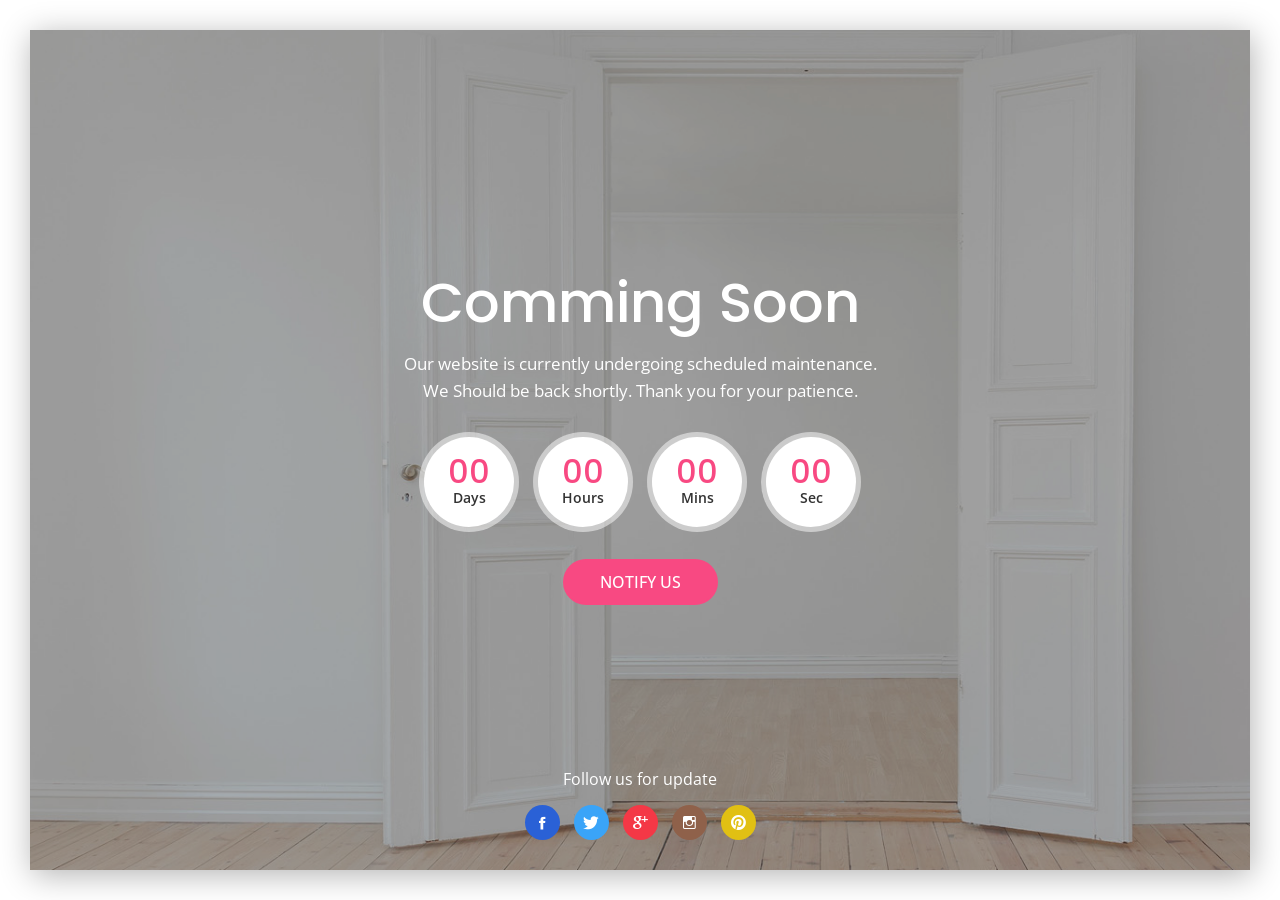
<file: AAC-comming-soon.html>
<!DOCTYPE HTML>
<html lang="en">
<head>
	<title>TITLE</title>
	<meta http-equiv="X-UA-Compatible" content="IE=edge">
    <meta name="viewport" content="width=device-width, initial-scale=1">
	<meta charset="UTF-8">
	
	
	<!-- Font -->
	
	<link href="https://fonts.googleapis.com/css?family=Open+Sans:400,700%7CPoppins:400,500" rel="stylesheet">
	
	
	<link href="common-css/ionicons.css" rel="stylesheet">
	
	
	<link rel="stylesheet" href="common-css/jquery.classycountdown.css" />
		
	<link href="08-comming-soon/css/styles.css" rel="stylesheet">
	
	<link href="08-comming-soon/css/responsive.css" rel="stylesheet">
	
</head>
<body>
	
	<div class="main-area-wrapper">
		<div class="main-area center-text" style="background-image:url(images/philipp-berndt-173197-AAC.jpg);" >
			
			<div class="display-table">
				<div class="display-table-cell">
					
					<h1 class="title"><b>Comming Soon</b></h1>
					<p class="desc font-white">Our website is currently undergoing scheduled maintenance.
						We Should be back shortly. Thank you for your patience.</p>
						
					<div id="normal-countdown" data-date="2020/01/01"></div>
					
					<a class="notify-btn" href="#"><b>NOTIFY US</b></a>
					
					<ul class="social-btn">
						<li class="list-heading">Follow us for update</li>
						<li><a href="#"><i class="ion-social-facebook"></i></a></li>
						<li><a href="#"><i class="ion-social-twitter"></i></a></li>
						<li><a href="#"><i class="ion-social-googleplus"></i></a></li>
						<li><a href="#"><i class="ion-social-instagram-outline"></i></a></li>
						<li><a href="#"><i class="ion-social-pinterest"></i></a></li>
					</ul>
					
				</div><!-- display-table -->
			</div><!-- display-table-cell -->
		</div><!-- main-area -->
	</div><!-- main-area-wrapper -->
	
	<!-- SCIPTS -->
	
	<script src="common-js/jquery-3.1.1.min.js"></script>
	
	<script src="common-js/jquery.countdown.min.js"></script>
	
	<script src="common-js/scripts.js"></script>
	
</body>
</html>
</file>
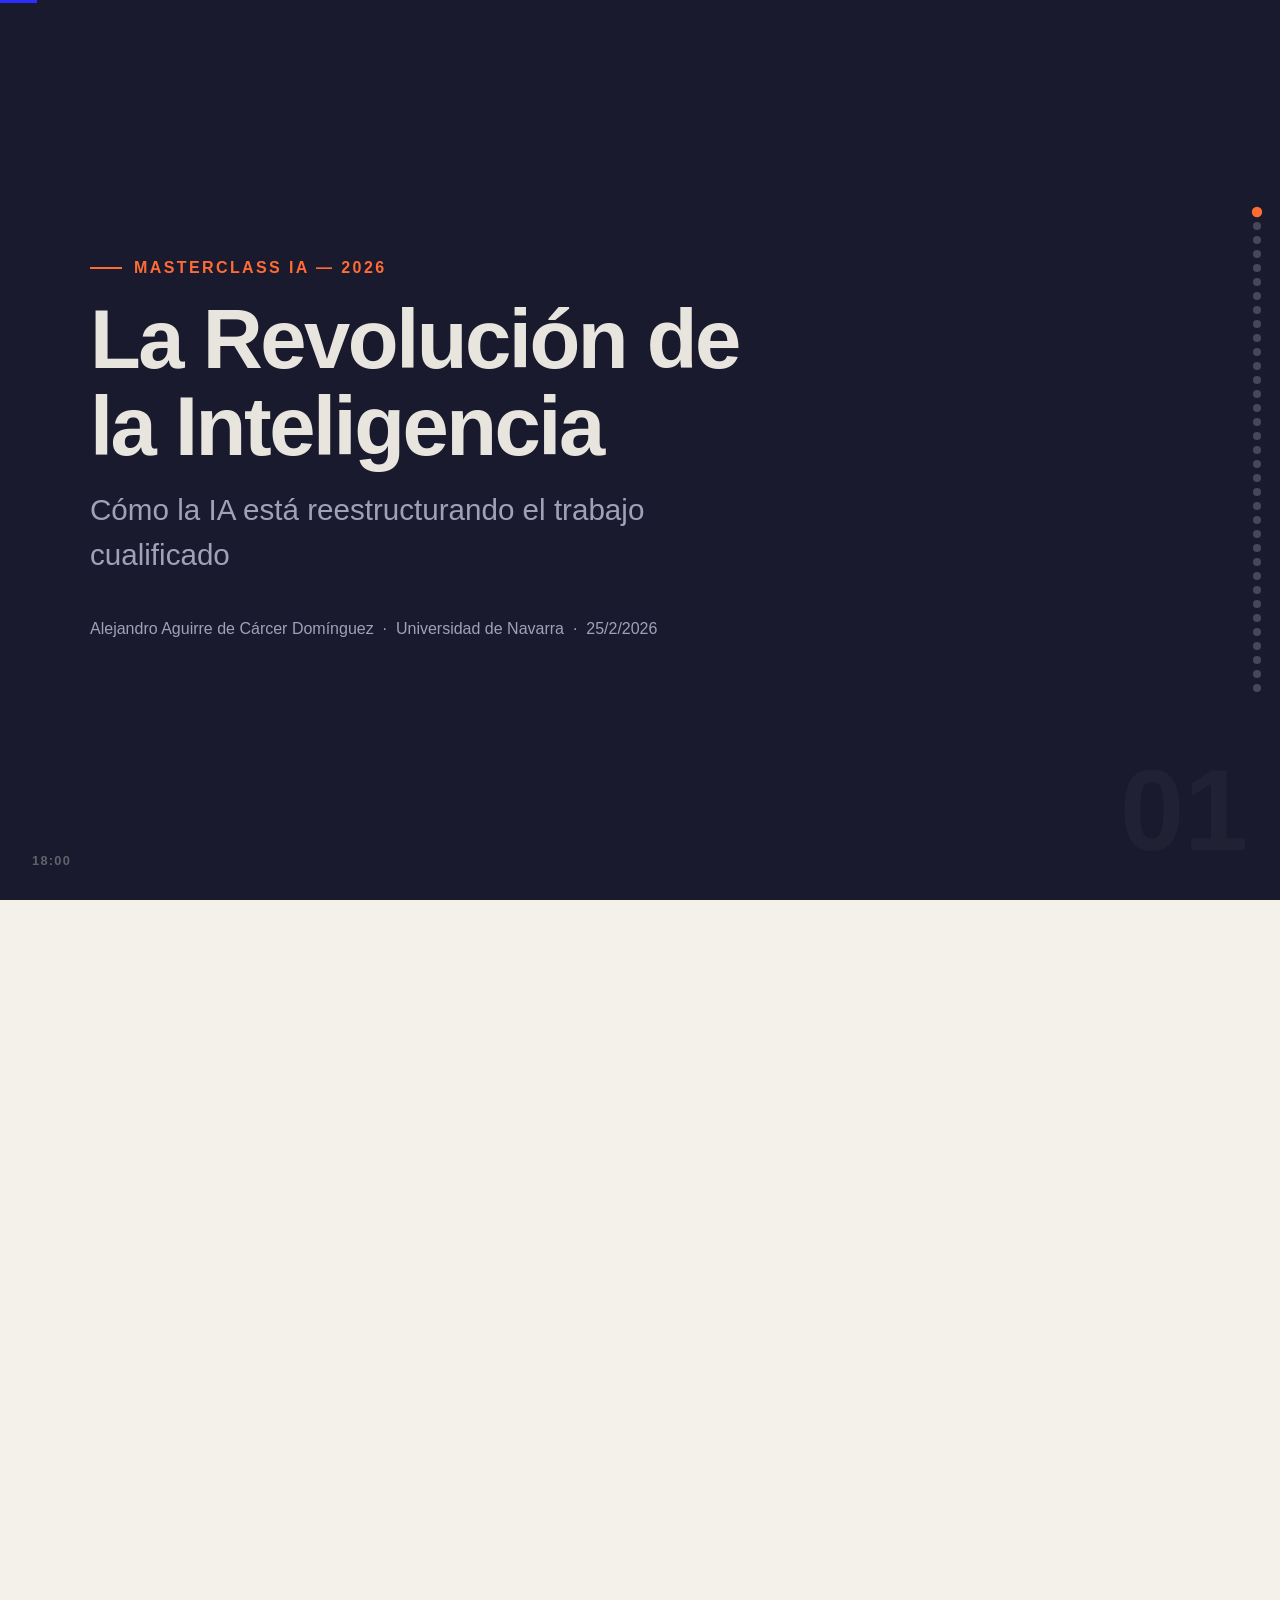
<file: ai-masterclass-es.html>
<!DOCTYPE html>
<html lang="es">
<head>
    <meta charset="UTF-8">
    <meta name="viewport" content="width=device-width, initial-scale=1.0">
    <title>La Revolución de la Inteligencia — Cómo la IA está reestructurando el trabajo cualificado</title>
    <link rel="stylesheet" href="https://api.fontshare.com/v2/css?f[]=general-sans@400,500,600,700&f[]=cabinet-grotesk@500,700,800&display=swap">
    <style>
        /* ===========================================
           CSS CUSTOM PROPERTIES (ELECTRIC STUDIO THEME)
           =========================================== */
        :root {
            --bg: #f4f1eb;
            --bg-dark: #1a1a2e;
            --bg-card: #ffffff;
            --bg-card-alt: rgba(45, 45, 255, 0.04);
            --accent: #2d2dff;
            --accent-light: rgba(45, 45, 255, 0.08);
            --accent-mid: rgba(45, 45, 255, 0.15);
            --accent-warm: #ff6b35;
            --accent-green: #22c55e;
            --accent-red: #ef4444;
            --accent-yellow: #eab308;
            --text: #1a1a2e;
            --text-muted: #6b6b80;
            --text-light: #9090a8;
            --text-on-dark: #e8e4de;
            --text-muted-dark: #a0a0b8;
            --border: rgba(26, 26, 46, 0.08);

            --font-display: 'Cabinet Grotesk', sans-serif;
            --font-body: 'General Sans', sans-serif;

            --title-size: clamp(2.5rem, 6.5vw, 5.5rem);
            --h2-size: clamp(1.8rem, 4.2vw, 3.4rem);
            --h3-size: clamp(1.25rem, 2.5vw, 1.85rem);
            --body-size: clamp(0.95rem, 1.6vw, 1.3rem);
            --small-size: clamp(0.8rem, 1.25vw, 1.05rem);
            --stat-size: clamp(2.2rem, 5.5vw, 4.2rem);

            --slide-padding: clamp(1.5rem, 4vw, 4rem);
            --content-gap: clamp(0.75rem, 2vw, 1.5rem);
            --element-gap: clamp(0.3rem, 1vw, 0.75rem);

            --ease-out-expo: cubic-bezier(0.16, 1, 0.3, 1);
            --duration: 0.7s;
        }

        /* ===========================================
           BASE / RESET
           =========================================== */
        *, *::before, *::after {
            margin: 0;
            padding: 0;
            box-sizing: border-box;
        }

        html {
            scroll-snap-type: y mandatory;
            scroll-behavior: smooth;
            height: 100%;
            overflow-x: hidden;
        }

        body {
            font-family: var(--font-body);
            background: var(--bg);
            color: var(--text);
            overflow-x: hidden;
            height: 100%;
            -webkit-font-smoothing: antialiased;
        }

        /* ===========================================
           SLIDE CONTAINER — VIEWPORT FIT
           =========================================== */
        .slide {
            width: 100vw;
            height: 100vh;
            height: 100dvh;
            overflow: hidden;
            scroll-snap-align: start;
            display: flex;
            flex-direction: column;
            justify-content: center;
            position: relative;
            padding: var(--slide-padding);
        }

        .slide-content {
            flex: 1;
            display: flex;
            flex-direction: column;
            justify-content: center;
            max-height: 100%;
            overflow: hidden;
        }

        /* ===========================================
           DARK SLIDES
           =========================================== */
        .slide.dark {
            background: var(--bg-dark);
            color: var(--text-on-dark);
        }

        .slide.dark .text-muted {
            color: var(--text-muted-dark);
        }

        .slide.dark .eyebrow {
            color: var(--accent-warm);
        }

        .slide.dark .eyebrow::before {
            background: var(--accent-warm);
        }

        /* ===========================================
           TYPOGRAPHY
           =========================================== */
        .eyebrow {
            font-family: var(--font-body);
            font-size: var(--small-size);
            font-weight: 600;
            text-transform: uppercase;
            letter-spacing: 0.15em;
            color: var(--accent);
            display: flex;
            align-items: center;
            gap: 0.75rem;
            margin-bottom: clamp(0.5rem, 1.5vw, 1.25rem);
        }

        .eyebrow::before {
            content: '';
            width: clamp(16px, 3vw, 32px);
            height: 2px;
            background: var(--accent);
            flex-shrink: 0;
        }

        h1 {
            font-family: var(--font-display);
            font-size: var(--title-size);
            font-weight: 800;
            line-height: 1.05;
            letter-spacing: -0.03em;
        }

        h2 {
            font-family: var(--font-display);
            font-size: var(--h2-size);
            font-weight: 700;
            line-height: 1.1;
            letter-spacing: -0.02em;
        }

        h3 {
            font-family: var(--font-display);
            font-size: var(--h3-size);
            font-weight: 700;
            line-height: 1.2;
        }

        p, li {
            font-size: var(--body-size);
            line-height: 1.55;
        }

        .text-muted {
            color: var(--text-muted);
        }

        .text-accent {
            color: var(--accent);
        }

        .text-warm {
            color: var(--accent-warm);
        }

        /* ===========================================
           GEOMETRIC DECORATIONS
           =========================================== */
        .geo {
            position: absolute;
            z-index: 0;
            pointer-events: none;
        }

        .geo-circle {
            border: 2px solid var(--accent-mid);
            border-radius: 50%;
        }

        .geo-dot {
            width: 10px;
            height: 10px;
            border-radius: 50%;
            background: var(--accent);
        }

        .geo-square {
            background: var(--accent-light);
            border-radius: 8px;
        }

        .slide-inner {
            position: relative;
            z-index: 1;
            max-width: 1100px;
            width: 100%;
            margin: 0 auto;
        }

        /* ===========================================
           STAT CARDS
           =========================================== */
        .stat-grid {
            display: grid;
            grid-template-columns: repeat(auto-fit, minmax(min(100%, 220px), 1fr));
            gap: clamp(0.5rem, 1.5vw, 1rem);
        }

        .stat-card {
            background: var(--bg-card);
            border: 1px solid var(--border);
            border-radius: 12px;
            padding: clamp(0.75rem, 2vw, 1.5rem);
            display: flex;
            flex-direction: column;
            gap: var(--element-gap);
        }

        .stat-card .number {
            font-family: var(--font-display);
            font-size: var(--stat-size);
            font-weight: 800;
            color: var(--accent);
            line-height: 1;
        }

        .stat-card .label {
            font-size: var(--small-size);
            color: var(--text-muted);
            line-height: 1.4;
        }

        .stat-card .source {
            font-size: clamp(0.7rem, 1vw, 0.88rem);
            color: var(--text-light);
            margin-top: auto;
        }

        .slide.dark .stat-card {
            background: rgba(255,255,255,0.04);
            border-color: rgba(255,255,255,0.08);
        }

        .slide.dark .stat-card .label {
            color: var(--text-muted-dark);
        }

        .slide.dark .stat-card .source {
            color: rgba(255,255,255,0.3);
        }

        /* ===========================================
           COMPANY GRID
           =========================================== */
        .company-grid {
            display: grid;
            grid-template-columns: repeat(auto-fit, minmax(min(100%, 200px), 1fr));
            gap: clamp(0.4rem, 1vw, 0.75rem);
        }

        .company-card {
            background: rgba(255,255,255,0.04);
            border: 1px solid rgba(255,255,255,0.08);
            border-radius: 10px;
            padding: clamp(0.6rem, 1.5vw, 1.25rem);
        }

        .company-card .name {
            font-family: var(--font-display);
            font-size: var(--h3-size);
            font-weight: 700;
            margin-bottom: var(--element-gap);
        }

        .company-card .stat {
            font-size: var(--small-size);
            color: var(--text-muted-dark);
            line-height: 1.4;
        }

        .company-card .stat strong {
            color: var(--accent-warm);
            font-weight: 600;
        }

        /* ===========================================
           QUOTE SLIDE
           =========================================== */
        .big-quote {
            font-family: var(--font-display);
            font-size: clamp(1.8rem, 4.2vw, 3.6rem);
            font-weight: 500;
            line-height: 1.25;
            font-style: italic;
            max-width: 900px;
        }

        .big-quote .mark {
            color: var(--accent);
            font-style: normal;
        }

        .attribution {
            font-family: var(--font-body);
            font-size: var(--body-size);
            font-weight: 500;
            margin-top: clamp(0.75rem, 2vw, 1.5rem);
            opacity: 0.7;
        }

        /* ===========================================
           TWO-COLUMN LAYOUT
           =========================================== */
        .two-col {
            display: grid;
            grid-template-columns: 1fr 1fr;
            gap: clamp(1rem, 3vw, 2.5rem);
            align-items: start;
        }

        @media (max-width: 700px) {
            .two-col {
                grid-template-columns: 1fr;
                gap: clamp(0.5rem, 2vw, 1rem);
            }
        }

        .col-card {
            background: var(--bg-card);
            border: 1px solid var(--border);
            border-radius: 12px;
            padding: clamp(0.75rem, 2vw, 1.5rem);
        }

        .col-card.accent-border {
            border-left: 3px solid var(--accent);
        }

        .col-card.warm-border {
            border-left: 3px solid var(--accent-warm);
        }

        .slide.dark .col-card {
            background: rgba(255,255,255,0.04);
            border-color: rgba(255,255,255,0.08);
        }

        .slide.dark .col-card.accent-border {
            border-left-color: var(--accent);
        }

        .slide.dark .col-card.warm-border {
            border-left-color: var(--accent-warm);
        }

        /* ===========================================
           LISTS
           =========================================== */
        .feature-list {
            list-style: none;
            display: flex;
            flex-direction: column;
            gap: clamp(0.3rem, 0.8vh, 0.6rem);
        }

        .feature-list li {
            font-size: var(--body-size);
            line-height: 1.45;
            padding-left: 1.2em;
            position: relative;
        }

        .feature-list li::before {
            content: '';
            position: absolute;
            left: 0;
            top: 0.55em;
            width: 6px;
            height: 6px;
            border-radius: 50%;
            background: var(--accent);
        }

        .feature-list.warm li::before {
            background: var(--accent-warm);
        }

        /* ===========================================
           THREE TIER / PATH CARDS
           =========================================== */
        .tier-grid, .path-grid {
            display: grid;
            grid-template-columns: repeat(3, 1fr);
            gap: clamp(0.5rem, 1.5vw, 1rem);
        }

        @media (max-width: 700px) {
            .tier-grid, .path-grid {
                grid-template-columns: 1fr;
            }
        }

        .tier-card {
            border-radius: 12px;
            padding: clamp(0.75rem, 1.5vw, 1.25rem);
            display: flex;
            flex-direction: column;
            gap: var(--element-gap);
        }

        .tier-card.red {
            background: rgba(239, 68, 68, 0.08);
            border: 1px solid rgba(239, 68, 68, 0.2);
        }

        .tier-card.yellow {
            background: rgba(234, 179, 8, 0.08);
            border: 1px solid rgba(234, 179, 8, 0.2);
        }

        .tier-card.green {
            background: rgba(34, 197, 94, 0.08);
            border: 1px solid rgba(34, 197, 94, 0.2);
        }

        .tier-card .tier-label {
            font-family: var(--font-display);
            font-size: var(--small-size);
            font-weight: 700;
            text-transform: uppercase;
            letter-spacing: 0.1em;
        }

        .tier-card.red .tier-label { color: var(--accent-red); }
        .tier-card.yellow .tier-label { color: var(--accent-yellow); }
        .tier-card.green .tier-label { color: var(--accent-green); }

        .tier-card .tier-title {
            font-family: var(--font-display);
            font-size: var(--h3-size);
            font-weight: 700;
        }

        .tier-card .tier-desc {
            font-size: var(--small-size);
            line-height: 1.45;
            color: var(--text-muted);
        }

        .path-card {
            background: rgba(255,255,255,0.05);
            border: 1px solid rgba(255,255,255,0.1);
            border-radius: 12px;
            padding: clamp(0.75rem, 1.5vw, 1.25rem);
            display: flex;
            flex-direction: column;
            gap: var(--element-gap);
        }

        .path-card .path-num {
            font-family: var(--font-display);
            font-size: clamp(2.5rem, 5vw, 3.6rem);
            font-weight: 800;
            color: var(--accent);
            opacity: 0.3;
            line-height: 1;
        }

        .path-card .path-title {
            font-family: var(--font-display);
            font-size: var(--h3-size);
            font-weight: 700;
        }

        .path-card .path-desc {
            font-size: var(--small-size);
            line-height: 1.45;
            color: var(--text-muted-dark);
        }

        .path-card.highlight {
            border-color: var(--accent);
            background: rgba(45, 45, 255, 0.08);
        }

        /* ===========================================
           FLOW DIAGRAM
           =========================================== */
        .flow {
            display: flex;
            align-items: center;
            gap: clamp(0.3rem, 1vw, 0.75rem);
            flex-wrap: wrap;
            justify-content: center;
        }

        .flow-step {
            background: rgba(255,255,255,0.06);
            border: 1px solid rgba(255,255,255,0.1);
            border-radius: 8px;
            padding: clamp(0.4rem, 1vw, 0.75rem) clamp(0.6rem, 1.2vw, 1rem);
            font-size: var(--small-size);
            text-align: center;
            max-width: 160px;
        }

        .flow-arrow {
            font-size: clamp(1rem, 1.8vw, 1.45rem);
            color: var(--accent-warm);
            flex-shrink: 0;
        }

        /* ===========================================
           TOOL GRID
           =========================================== */
        .tool-grid {
            display: grid;
            grid-template-columns: repeat(auto-fit, minmax(min(100%, 180px), 1fr));
            gap: clamp(0.3rem, 0.8vw, 0.5rem);
        }

        .tool-cat {
            background: var(--bg-card);
            border: 1px solid var(--border);
            border-radius: 8px;
            padding: clamp(0.5rem, 1.2vw, 0.75rem);
        }

        .tool-cat .cat-name {
            font-family: var(--font-display);
            font-size: var(--small-size);
            font-weight: 700;
            color: var(--accent);
            margin-bottom: 0.25rem;
        }

        .tool-cat .cat-tools {
            font-size: clamp(0.75rem, 1.1vw, 0.95rem);
            color: var(--text-muted);
            line-height: 1.4;
        }

        /* ===========================================
           NUMBERED LIST
           =========================================== */
        .numbered-list {
            list-style: none;
            display: flex;
            flex-direction: column;
            gap: clamp(0.4rem, 1vh, 0.75rem);
            counter-reset: item;
        }

        .numbered-list li {
            counter-increment: item;
            display: flex;
            gap: 0.75rem;
            align-items: flex-start;
            font-size: var(--body-size);
            line-height: 1.45;
        }

        .numbered-list li::before {
            content: counter(item);
            font-family: var(--font-display);
            font-weight: 800;
            font-size: clamp(1.1rem, 1.8vw, 1.45rem);
            color: var(--accent);
            flex-shrink: 0;
            width: 1.5em;
            text-align: center;
        }

        /* ===========================================
           COMPARISON BLOCK
           =========================================== */
        .comparison {
            display: grid;
            grid-template-columns: 1fr 1fr;
            gap: clamp(0.75rem, 2vw, 1.5rem);
        }

        @media (max-width: 600px) {
            .comparison { grid-template-columns: 1fr; }
        }

        .comparison .bad {
            background: rgba(239, 68, 68, 0.06);
            border: 1px solid rgba(239, 68, 68, 0.15);
            border-radius: 12px;
            padding: clamp(0.75rem, 1.5vw, 1.25rem);
        }

        .comparison .good {
            background: rgba(34, 197, 94, 0.06);
            border: 1px solid rgba(34, 197, 94, 0.15);
            border-radius: 12px;
            padding: clamp(0.75rem, 1.5vw, 1.25rem);
        }

        .comparison .comp-label {
            font-family: var(--font-display);
            font-size: var(--small-size);
            font-weight: 700;
            text-transform: uppercase;
            letter-spacing: 0.1em;
            margin-bottom: var(--element-gap);
        }

        .comparison .bad .comp-label { color: var(--accent-red); }
        .comparison .good .comp-label { color: var(--accent-green); }

        .comparison p {
            font-size: var(--small-size);
            line-height: 1.5;
        }

        /* ===========================================
           TIMELINE / ACTION PLAN
           =========================================== */
        .timeline {
            display: flex;
            flex-direction: column;
            gap: clamp(0.5rem, 1.2vh, 0.75rem);
        }

        .timeline-item {
            display: flex;
            gap: clamp(0.5rem, 1.5vw, 1rem);
            align-items: flex-start;
        }

        .timeline-month {
            font-family: var(--font-display);
            font-weight: 800;
            font-size: var(--h3-size);
            color: var(--accent);
            flex-shrink: 0;
            width: clamp(60px, 8vw, 90px);
        }

        .timeline-body {
            font-size: var(--body-size);
            line-height: 1.5;
            border-left: 2px solid var(--accent-mid);
            padding-left: clamp(0.5rem, 1.5vw, 1rem);
        }

        .timeline-body strong {
            display: block;
            font-family: var(--font-display);
            font-weight: 700;
            margin-bottom: 0.15rem;
        }

        /* ===========================================
           SLIDE COUNTER
           =========================================== */
        .slide-num {
            position: absolute;
            bottom: clamp(1rem, 2.5vw, 2rem);
            right: clamp(1rem, 2.5vw, 2rem);
            font-family: var(--font-display);
            font-size: clamp(3.5rem, 9vw, 8rem);
            font-weight: 800;
            opacity: 0.04;
            line-height: 1;
            z-index: 0;
            pointer-events: none;
        }

        .slide.dark .slide-num {
            opacity: 0.03;
        }

        .act-label {
            font-family: var(--font-body);
            font-size: var(--small-size);
            font-weight: 600;
            text-transform: uppercase;
            letter-spacing: 0.2em;
            color: var(--accent-warm);
            margin-bottom: clamp(0.5rem, 1.5vw, 1rem);
        }

        /* ===========================================
           INVERTED PYRAMID
           =========================================== */
        .pyramid {
            display: flex;
            flex-direction: column;
            align-items: center;
            gap: clamp(0.2rem, 0.5vh, 0.35rem);
            margin: clamp(0.5rem, 1.5vh, 1rem) 0;
        }

        .pyramid-row {
            display: flex;
            align-items: center;
            justify-content: center;
            text-align: center;
            font-size: var(--small-size);
            font-weight: 600;
            border-radius: 6px;
            padding: clamp(0.35rem, 0.8vh, 0.5rem) 0;
            color: #fff;
        }

        .pyramid-row:nth-child(1) { width: 90%; background: var(--accent); }
        .pyramid-row:nth-child(2) { width: 75%; background: rgba(45, 45, 255, 0.75); }
        .pyramid-row:nth-child(3) { width: 60%; background: rgba(45, 45, 255, 0.55); }
        .pyramid-row:nth-child(4) { width: 45%; background: rgba(45, 45, 255, 0.35); color: var(--text); }
        .pyramid-row:nth-child(5) { width: 30%; background: rgba(45, 45, 255, 0.2); color: var(--text); }

        /* ===========================================
           DISCUSSION SLIDE
           =========================================== */
        .discussion-prompt {
            font-family: var(--font-display);
            font-size: clamp(1.5rem, 3.5vw, 2.7rem);
            font-weight: 700;
            line-height: 1.3;
            text-align: center;
            max-width: 750px;
            margin: 0 auto;
        }

        .discussion-icon {
            font-size: clamp(2.5rem, 6vw, 4.8rem);
            text-align: center;
            margin-bottom: clamp(0.5rem, 1.5vw, 1rem);
        }

        .discussion-time {
            font-size: var(--small-size);
            color: var(--text-muted);
            text-align: center;
            margin-top: clamp(0.5rem, 1.5vw, 1rem);
        }

        /* ===========================================
           DEMO SLIDE
           =========================================== */
        .demo-box {
            background: var(--bg-dark);
            border-radius: 12px;
            padding: clamp(1rem, 2.5vw, 2rem);
            color: var(--text-on-dark);
            max-width: 700px;
            margin: 0 auto;
        }

        .demo-box .demo-label {
            font-size: var(--small-size);
            font-weight: 600;
            text-transform: uppercase;
            letter-spacing: 0.15em;
            color: var(--accent-warm);
            margin-bottom: var(--element-gap);
        }

        .demo-box .demo-task {
            font-family: var(--font-display);
            font-size: var(--h3-size);
            font-weight: 700;
            margin-bottom: clamp(0.5rem, 1.2vw, 0.75rem);
        }

        .demo-box p {
            font-size: var(--small-size);
            color: var(--text-muted-dark);
            line-height: 1.5;
        }

        /* ===========================================
           RESOURCES
           =========================================== */
        .resources-list {
            list-style: none;
            display: flex;
            flex-direction: column;
            gap: clamp(0.25rem, 0.6vh, 0.4rem);
        }

        .resources-list li {
            font-size: clamp(0.75rem, 1.1vw, 0.95rem);
            line-height: 1.4;
            padding-left: 0.8em;
            position: relative;
            color: var(--text-muted-dark);
        }

        .resources-list li::before {
            content: '→';
            position: absolute;
            left: 0;
            color: var(--accent);
        }

        .resources-list li strong {
            color: var(--text-on-dark);
            font-weight: 600;
        }

        .full-message {
            text-align: center;
            max-width: 850px;
            margin: 0 auto;
        }

        .full-message h2 {
            font-size: clamp(1.9rem, 4.8vw, 3.8rem);
            margin-bottom: clamp(0.5rem, 1.5vw, 1rem);
        }

        /* ===========================================
           SKILL RANKING
           =========================================== */
        .skill-rank {
            display: flex;
            flex-direction: column;
            gap: clamp(0.3rem, 0.7vh, 0.5rem);
        }

        .skill-item {
            display: flex;
            align-items: center;
            gap: clamp(0.5rem, 1.2vw, 0.75rem);
            background: rgba(255,255,255,0.04);
            border: 1px solid rgba(255,255,255,0.06);
            border-radius: 8px;
            padding: clamp(0.4rem, 1vw, 0.65rem) clamp(0.6rem, 1.2vw, 1rem);
        }

        .skill-item .rank {
            font-family: var(--font-display);
            font-weight: 800;
            font-size: var(--h3-size);
            color: var(--accent);
            width: 1.5em;
            text-align: center;
            flex-shrink: 0;
        }

        .skill-item .skill-name {
            font-weight: 600;
            font-size: var(--body-size);
        }

        .skill-item .skill-why {
            font-size: var(--small-size);
            color: var(--text-muted-dark);
            margin-left: auto;
        }

        /* ===========================================
           FAILURE MODES
           =========================================== */
        .failure-grid {
            display: grid;
            grid-template-columns: repeat(3, 1fr);
            gap: clamp(0.5rem, 1.2vw, 0.75rem);
        }

        @media (max-width: 700px) {
            .failure-grid { grid-template-columns: 1fr; }
        }

        .failure-card {
            background: rgba(239, 68, 68, 0.06);
            border: 1px solid rgba(239, 68, 68, 0.12);
            border-radius: 10px;
            padding: clamp(0.6rem, 1.3vw, 1rem);
        }

        .failure-card .fail-label {
            font-family: var(--font-display);
            font-weight: 700;
            font-size: var(--h3-size);
            color: var(--accent-red);
            margin-bottom: var(--element-gap);
        }

        .failure-card p {
            font-size: var(--small-size);
            color: var(--text-muted-dark);
            line-height: 1.45;
        }

        /* ===========================================
           PROGRESS BAR
           =========================================== */
        .progress-bar {
            position: fixed;
            top: 0;
            left: 0;
            height: 3px;
            background: var(--accent);
            z-index: 1000;
            transition: width 0.3s ease;
            width: 0%;
        }

        /* ===========================================
           NAV DOTS
           =========================================== */
        .nav-dots {
            position: fixed;
            right: clamp(0.5rem, 1.5vw, 1.5rem);
            top: 50%;
            transform: translateY(-50%);
            display: flex;
            flex-direction: column;
            gap: 6px;
            z-index: 100;
        }

        .nav-dot {
            width: 8px;
            height: 8px;
            border-radius: 50%;
            background: rgba(45, 45, 255, 0.2);
            cursor: pointer;
            transition: all 0.3s ease;
            border: none;
            padding: 0;
        }

        .nav-dot.active {
            background: var(--accent);
            transform: scale(1.3);
        }

        .nav-dot.dark-ctx {
            background: rgba(255,255,255,0.2);
        }

        .nav-dot.dark-ctx.active {
            background: var(--accent-warm);
        }

        /* ===========================================
           ANIMATIONS
           =========================================== */
        .reveal {
            opacity: 0;
            transform: translateY(25px);
            transition: opacity var(--duration) var(--ease-out-expo),
                        transform var(--duration) var(--ease-out-expo);
        }

        .slide.visible .reveal {
            opacity: 1;
            transform: translateY(0);
        }

        .reveal:nth-child(1) { transition-delay: 0.08s; }
        .reveal:nth-child(2) { transition-delay: 0.16s; }
        .reveal:nth-child(3) { transition-delay: 0.24s; }
        .reveal:nth-child(4) { transition-delay: 0.32s; }
        .reveal:nth-child(5) { transition-delay: 0.4s; }
        .reveal:nth-child(6) { transition-delay: 0.48s; }

        /* ===========================================
           RESPONSIVE BREAKPOINTS
           =========================================== */
        @media (max-height: 700px) {
            :root {
                --slide-padding: clamp(0.75rem, 3vw, 2rem);
                --content-gap: clamp(0.4rem, 1.5vw, 1rem);
                --title-size: clamp(1.8rem, 5vw, 3.5rem);
                --h2-size: clamp(1.5rem, 3.5vw, 2.5rem);
                --stat-size: clamp(1.8rem, 4vw, 3rem);
            }
        }

        @media (max-height: 600px) {
            :root {
                --slide-padding: clamp(0.5rem, 2.5vw, 1.5rem);
                --content-gap: clamp(0.3rem, 1vw, 0.75rem);
                --title-size: clamp(1.5rem, 4.5vw, 2.8rem);
                --body-size: clamp(0.8rem, 1.3vw, 1.1rem);
            }
            .nav-dots { display: none; }
        }

        @media (max-height: 500px) {
            :root {
                --slide-padding: clamp(0.4rem, 2vw, 1rem);
                --title-size: clamp(1.25rem, 4vw, 2.2rem);
                --h2-size: clamp(1.1rem, 3vw, 1.8rem);
            }
        }

        @media (max-width: 600px) {
            :root {
                --title-size: clamp(1.8rem, 9vw, 3rem);
            }
            .stat-grid { grid-template-columns: repeat(2, 1fr); }
            .company-grid { grid-template-columns: repeat(2, 1fr); }
        }

        @media (prefers-reduced-motion: reduce) {
            *, *::before, *::after {
                animation-duration: 0.01ms !important;
                transition-duration: 0.2s !important;
            }
            html { scroll-behavior: auto; }
            .reveal { opacity: 1; transform: none; }
        }

        /* ===========================================
           TIMESTAMPS
           =========================================== */
        .slide-timestamp {
            position: absolute;
            bottom: clamp(1rem, 2.5vw, 2rem);
            left: clamp(1rem, 2.5vw, 2rem);
            font-family: var(--font-body);
            font-size: clamp(0.7rem, 1vw, 0.9rem);
            font-weight: 600;
            letter-spacing: 0.1em;
            opacity: 0.35;
            z-index: 1;
            pointer-events: none;
        }
    </style>
</head>
<body>
    <!-- Barra de progreso -->
    <div class="progress-bar" id="progressBar"></div>

    <!-- Puntos de navegación -->
    <nav class="nav-dots" id="navDots"></nav>

    <!-- =========================================
         ACTO 1 — LA LLAMADA DE ATENCIÓN
         ========================================= -->

    <!-- DIAPOSITIVA 1: Título -->
    <section class="slide dark" data-act="1">
        <div class="slide-inner">
            <div class="slide-content">
                <div class="eyebrow reveal">Masterclass IA — 2026</div>
                <h1 class="reveal" style="margin-bottom: clamp(0.5rem, 1.5vw, 1rem);">La Revolución de<br>la Inteligencia</h1>
                <p class="reveal text-muted" style="font-size: var(--h3-size); max-width: 650px;">Cómo la IA está reestructurando el trabajo cualificado</p>
                <p class="reveal" style="font-size: var(--small-size); color: var(--text-muted-dark); margin-top: clamp(1rem, 3vw, 2.5rem);">Alejandro Aguirre de Cárcer Domínguez &nbsp;·&nbsp; Universidad de Navarra &nbsp;·&nbsp; 25/2/2026</p>
            </div>
        </div>
        <div class="slide-num">01</div>
        <div class="slide-timestamp">18:00</div>
    </section>

    <!-- DIAPOSITIVA 2: Cita de apertura -->
    <section class="slide dark" data-act="1">
        <div class="slide-inner">
            <div class="slide-content" style="align-items: center; text-align: center;">
                <p class="big-quote reveal"><span class="mark">&laquo;</span>La IA está empezando a superar a los humanos en casi todas las tareas intelectuales.<span class="mark">&raquo;</span></p>
                <p class="attribution reveal">— Dario Amodei, CEO de Anthropic, mayo 2025</p>
            </div>
        </div>
        <div class="slide-num">02</div>
        <div class="slide-timestamp">18:10</div>
    </section>

    <!-- DIAPOSITIVA 3: Las cifras que importan -->
    <section class="slide" data-act="1">
        <div class="slide-inner">
            <div class="slide-content">
                <div class="eyebrow reveal">La magnitud</div>
                <h2 class="reveal" style="margin-bottom: var(--content-gap);">Las cifras que importan</h2>
                <div class="stat-grid reveal">
                    <div class="stat-card">
                        <div class="number">50%</div>
                        <div class="label">de empleos cualificados de entrada en riesgo en 5 años</div>
                        <div class="source">CEO de Anthropic, mayo 2025</div>
                    </div>
                    <div class="stat-card">
                        <div class="number">40%</div>
                        <div class="label">de los empleos contienen tareas técnicamente automatizables hoy</div>
                        <div class="source">McKinsey, noviembre 2025</div>
                    </div>
                    <div class="stat-card">
                        <div class="number">39%</div>
                        <div class="label">de las competencias clave cambiarán para 2030</div>
                        <div class="source">WEF Future of Jobs 2025</div>
                    </div>
                    <div class="stat-card">
                        <div class="number">300M</div>
                        <div class="label">de empleos a tiempo completo podrían verse afectados a nivel global</div>
                        <div class="source">Goldman Sachs, 2025</div>
                    </div>
                </div>
            </div>
        </div>
        <div class="slide-num">03</div>
    </section>

    <!-- DIAPOSITIVA 4: Ya está ocurriendo — Muro de evidencias -->
    <section class="slide dark" data-act="1">
        <div class="slide-inner">
            <div class="slide-content">
                <div class="eyebrow reveal">Muro de evidencias</div>
                <h2 class="reveal" style="margin-bottom: var(--content-gap);">Ya está ocurriendo</h2>
                <div class="company-grid reveal">
                    <div class="company-card">
                        <div class="name">Klarna</div>
                        <div class="stat">De 7.000 a 3.000 empleados. La IA gestiona la carga de trabajo de <strong>700 empleados</strong>.</div>
                    </div>
                    <div class="company-card">
                        <div class="name">Salesforce</div>
                        <div class="stat">Soporte de 9.000 a 5.000. La IA gestiona el <strong>50% de la carga de trabajo</strong>.</div>
                    </div>
                    <div class="company-card">
                        <div class="name">McKinsey</div>
                        <div class="stat"><strong>12.000 agentes de IA</strong> desplegados. ~5.000 puestos eliminados. 1,5M de horas ahorradas.</div>
                    </div>
                    <div class="company-card">
                        <div class="name">IBM</div>
                        <div class="stat"><strong>~8.000 puestos de RRHH</strong> eliminados. La IA sustituyó a cientos en la división de RRHH.</div>
                    </div>
                    <div class="company-card">
                        <div class="name">Shopify</div>
                        <div class="stat">Memo del CEO: los equipos deben <strong>demostrar por qué la IA no puede hacerlo</strong> antes de contratar.</div>
                    </div>
                    <div class="company-card">
                        <div class="name">Duolingo</div>
                        <div class="stat">IA-first desde mayo 2025. Uso de IA en <strong>evaluaciones de rendimiento</strong>.</div>
                    </div>
                </div>
            </div>
        </div>
        <div class="slide-num">04</div>
    </section>

    <!-- DIAPOSITIVA 5: La escalera profesional se rompe -->
    <section class="slide" data-act="1">
        <div class="slide-inner">
            <div class="slide-content">
                <div class="eyebrow reveal">Impacto profesional</div>
                <h2 class="reveal" style="margin-bottom: var(--content-gap);">La escalera profesional se está rompiendo</h2>
                <div class="stat-grid reveal" style="margin-bottom: var(--content-gap);">
                    <div class="stat-card">
                        <div class="number" style="color: var(--accent-red);">-24pp</div>
                        <div class="label">Puestos de entrada en finanzas</div>
                    </div>
                    <div class="stat-card">
                        <div class="number" style="color: var(--accent-red);">-34%</div>
                        <div class="label">Ofertas de prácticas en tecnología (2022–2024)</div>
                    </div>
                    <div class="stat-card">
                        <div class="number" style="color: var(--accent-red);">-30–40%</div>
                        <div class="label">Contratación de analistas junior en consultoría</div>
                    </div>
                    <div class="stat-card">
                        <div class="number" style="color: var(--accent-red);">-22%</div>
                        <div class="label">Ofertas de prácticas en Fortune 500</div>
                    </div>
                </div>
                <p class="reveal" style="text-align: center; font-size: var(--body-size); max-width: 600px; margin: 0 auto;"><em>&laquo;La IA está rompiendo primero el peldaño más bajo de la escalera profesional.&raquo;</em> <span class="text-muted">— Aneesh Raman, LinkedIn</span></p>
            </div>
        </div>
        <div class="slide-num">05</div>
    </section>

    <!-- DIAPOSITIVA 6: ¿Por qué ahora? Economía de tokens -->
    <section class="slide dark" data-act="1">
        <div class="slide-inner">
            <div class="slide-content">
                <div class="eyebrow reveal">El motor económico</div>
                <h2 class="reveal" style="margin-bottom: var(--content-gap);">¿Por qué ahora? La inteligencia se abarató.</h2>
                <div class="two-col reveal">
                    <div>
                        <h3 style="margin-bottom: var(--element-gap);">Economía de tokens</h3>
                        <p class="text-muted" style="font-size: var(--body-size); line-height: 1.55;">El precio de los tokens de IA se desploma a un ritmo de <strong style="color: var(--accent-warm);">10x&ndash;200x por año</strong>. La unidad fundamental de valor del software está pasando de instrucciones escritas por humanos a inteligencia artificial adquirible.</p>
                    </div>
                    <div>
                        <h3 style="margin-bottom: var(--element-gap);">Paradoja de Jevons</h3>
                        <p class="text-muted" style="font-size: var(--body-size); line-height: 1.55;">Cuando el precio de un recurso cae drásticamente, el consumo <strong style="color: var(--accent-warm);">se dispara</strong>. Electricidad barata → todo se electrifica. Inteligencia barata → todos los flujos de trabajo se automatizan.</p>
                    </div>
                </div>
                <p class="reveal" style="font-size: var(--body-size); text-align: center; margin-top: var(--content-gap); color: var(--text-muted-dark);">Esto no se está frenando. La lógica económica garantiza la aceleración.</p>
            </div>
        </div>
        <div class="slide-num">06</div>
    </section>

    <!-- DIAPOSITIVA 7: Debate -->
    <section class="slide" data-act="1">
        <div class="slide-inner">
            <div class="slide-content" style="align-items: center;">
                <div class="discussion-icon reveal">&#128172;</div>
                <p class="discussion-prompt reveal">¿Qué parte de vuestro futuro trabajo creéis que la IA tocará primero?</p>
                <p class="discussion-time reveal">Debate en grupo — 3 minutos</p>
            </div>
        </div>
        <div class="slide-num">07</div>
        <div class="slide-timestamp">18:20</div>
    </section>

    <!-- =========================================
         ACTO 2 — CÓMO FUNCIONA LA MÁQUINA
         ========================================= -->

    <!-- DIAPOSITIVA 8: IA vs. Humanos -->
    <section class="slide" data-act="2">
        <div class="slide-inner">
            <div class="slide-content">
                <div class="eyebrow reveal">Cómo funciona</div>
                <h2 class="reveal" style="margin-bottom: var(--content-gap);">Fortalezas de la IA vs. fortalezas humanas</h2>
                <div class="two-col reveal">
                    <div class="col-card accent-border">
                        <h3 style="color: var(--accent); margin-bottom: var(--element-gap);">La IA destaca en</h3>
                        <ul class="feature-list">
                            <li>Síntesis y resumen a gran escala</li>
                            <li>Reconocimiento de patrones en grandes conjuntos de datos</li>
                            <li>Redacción de documentos y generación de plantillas</li>
                            <li>Agregación de investigación y análisis de datos</li>
                            <li>Tareas cognitivas repetitivas — 24/7, coste casi nulo</li>
                        </ul>
                    </div>
                    <div class="col-card warm-border">
                        <h3 style="color: var(--accent-warm); margin-bottom: var(--element-gap);">Los humanos dominan</h3>
                        <ul class="feature-list warm">
                            <li>Juicio en situaciones verdaderamente ambiguas</li>
                            <li>Gestión de relaciones basadas en confianza</li>
                            <li>Estrategia creativa y razonamiento ético</li>
                            <li>Leer una sala — inteligencia social</li>
                            <li>Saber qué pregunta hacer</li>
                        </ul>
                    </div>
                </div>
            </div>
        </div>
        <div class="slide-num">08</div>
        <div class="slide-timestamp">18:35</div>
    </section>

    <!-- DIAPOSITIVA 9: Autopsia del flujo de trabajo -->
    <section class="slide dark" data-act="2">
        <div class="slide-inner">
            <div class="slide-content">
                <div class="eyebrow reveal">Cambio en el flujo de trabajo</div>
                <h2 class="reveal" style="margin-bottom: var(--content-gap);">El trabajo se comprime, no se elimina</h2>
                <div class="two-col reveal">
                    <div>
                        <h3 style="margin-bottom: var(--element-gap); opacity: 0.5;">Antes de la IA</h3>
                        <ul class="feature-list" style="opacity: 0.6;">
                            <li>3 horas — investigación y recopilación de datos</li>
                            <li>2 horas — borrador del informe</li>
                            <li>1 hora — maquetación y control de calidad</li>
                            <li>1 hora — comunicación con el cliente</li>
                            <li>1 hora — decisiones estratégicas</li>
                        </ul>
                        <p style="font-size: var(--small-size); color: var(--text-muted-dark); margin-top: var(--element-gap);">Jornada de 8 horas &middot; 1 analista</p>
                    </div>
                    <div>
                        <h3 style="margin-bottom: var(--element-gap); color: var(--accent);">Después de la IA</h3>
                        <ul class="feature-list">
                            <li><strong style="color: var(--accent);">20 min</strong> — Investigación IA + revisión humana</li>
                            <li><strong style="color: var(--accent);">30 min</strong> — Borrador IA + edición humana</li>
                            <li><strong style="color: var(--accent);">10 min</strong> — Maquetación automatizada</li>
                            <li>1 hora — Comunicación con el cliente (humano)</li>
                            <li>1 hora — Decisiones estratégicas (humano)</li>
                        </ul>
                        <p style="font-size: var(--small-size); color: var(--accent); margin-top: var(--element-gap);">3 horas &middot; Mismo resultado &middot; Menos personas necesarias</p>
                    </div>
                </div>
            </div>
        </div>
        <div class="slide-num">09</div>
    </section>

    <!-- DIAPOSITIVA 10: Panorama de herramientas -->
    <section class="slide" data-act="2">
        <div class="slide-inner">
            <div class="slide-content">
                <div class="eyebrow reveal">Desplegadas hoy</div>
                <h2 class="reveal" style="margin-bottom: var(--content-gap);">El panorama de herramientas</h2>
                <div class="tool-grid reveal">
                    <div class="tool-cat">
                        <div class="cat-name">Redacción</div>
                        <div class="cat-tools">Claude, ChatGPT, Gemini</div>
                    </div>
                    <div class="tool-cat">
                        <div class="cat-name">Investigación</div>
                        <div class="cat-tools">Perplexity, Claude, NotebookLM</div>
                    </div>
                    <div class="tool-cat">
                        <div class="cat-name">Presentaciones</div>
                        <div class="cat-tools">Gamma, Beautiful.ai</div>
                    </div>
                    <div class="tool-cat">
                        <div class="cat-name">Datos</div>
                        <div class="cat-tools">Julius AI, Excel Copilot</div>
                    </div>
                    <div class="tool-cat">
                        <div class="cat-name">Legal</div>
                        <div class="cat-tools">Harvey AI, Casetext</div>
                    </div>
                    <div class="tool-cat">
                        <div class="cat-name">Código</div>
                        <div class="cat-tools">GitHub Copilot, Cursor, Claude Code</div>
                    </div>
                    <div class="tool-cat">
                        <div class="cat-name">Reuniones</div>
                        <div class="cat-tools">Fireflies, Otter.ai, Granola</div>
                    </div>
                    <div class="tool-cat">
                        <div class="cat-name">Imágenes</div>
                        <div class="cat-tools">Midjourney, DALL-E, Firefly</div>
                    </div>
                </div>
                <p class="reveal text-muted" style="text-align: center; margin-top: var(--content-gap); font-size: var(--small-size);">El 90% de las empresas Fortune 100 han adoptado GitHub Copilot. Microsoft Copilot está en Word, Excel y Outlook. No son herramientas del futuro.</p>
            </div>
        </div>
        <div class="slide-num">10</div>
    </section>

    <!-- DIAPOSITIVA 11: IA Agéntica -->
    <section class="slide dark" data-act="2">
        <div class="slide-inner">
            <div class="slide-content">
                <div class="eyebrow reveal">La próxima ola</div>
                <h2 class="reveal" style="margin-bottom: var(--content-gap);">De asistente a agente</h2>
                <div class="two-col reveal">
                    <div class="col-card" style="text-align: center;">
                        <h3 style="margin-bottom: var(--element-gap); opacity: 0.5;">Asistente IA</h3>
                        <p style="font-size: var(--body-size); color: var(--text-muted-dark);">Responde preguntas cuando se le pregunta. Espera el siguiente prompt. Una tarea a la vez.</p>
                    </div>
                    <div class="col-card accent-border" style="text-align: center;">
                        <h3 style="margin-bottom: var(--element-gap); color: var(--accent);">Agente IA</h3>
                        <p style="font-size: var(--body-size); color: var(--text-muted-dark);">Trabaja de forma autónoma hacia un objetivo durante horas. Gestiona subtareas. Toma decisiones. Informa de vuelta.</p>
                    </div>
                </div>
            </div>
        </div>
        <div class="slide-num">11</div>
    </section>

    <!-- DIAPOSITIVA 12: La crisis del aprendizaje -->
    <section class="slide" data-act="2">
        <div class="slide-inner">
            <div class="slide-content">
                <div class="eyebrow reveal">La crisis oculta</div>
                <h2 class="reveal" style="margin-bottom: var(--content-gap);">El modelo de aprendizaje se está rompiendo</h2>
                <p class="reveal text-muted" style="max-width: 650px; margin-bottom: var(--content-gap);">Los profesionales junior aprendían juicio haciendo trabajo de bajo valor bajo supervisión senior. La IA ahora hace ese trabajo. Esto crea dos crisis simultáneas:</p>
                <div class="two-col reveal">
                    <div class="col-card accent-border">
                        <h3 style="margin-bottom: var(--element-gap);">1. La crisis de contratación</h3>
                        <p style="font-size: var(--body-size); color: var(--text-muted);">Las empresas necesitan menos juniors, así que la contratación de entrada colapsa. La vía de acceso a las carreras profesionales se estrecha drásticamente.</p>
                    </div>
                    <div class="col-card warm-border">
                        <h3 style="margin-bottom: var(--element-gap);">2. La crisis de formación</h3>
                        <p style="font-size: var(--body-size); color: var(--text-muted);">El camino por el cual los juniors desarrollaban su criterio profesional desaparece. ¿Quién formará a los profesionales senior del mañana si no hay años de junior?</p>
                    </div>
                </div>
                <p class="reveal" style="font-size: var(--small-size); text-align: center; margin-top: var(--element-gap); color: var(--text-light);">Fuente: Fortune / Thomson Reuters, noviembre 2025</p>
            </div>
        </div>
        <div class="slide-num">12</div>
    </section>

    <!-- DIAPOSITIVA 13: Los tres niveles de riesgo IA -->
    <section class="slide" data-act="2">
        <div class="slide-inner">
            <div class="slide-content">
                <div class="eyebrow reveal">Marco de riesgo</div>
                <h2 class="reveal" style="margin-bottom: var(--content-gap);">Los tres niveles de riesgo de la IA</h2>
                <div class="tier-grid reveal">
                    <div class="tier-card red">
                        <div class="tier-label">Nivel 1 — Inmediato</div>
                        <div class="tier-title">Disrupción real</div>
                        <div class="tier-desc">La IA ya está desplazando empleo hoy. Desarrollo de software, atención al cliente, investigación básica, análisis de datos rutinario.</div>
                    </div>
                    <div class="tier-card yellow">
                        <div class="tier-label">Nivel 2 — Transicional</div>
                        <div class="tier-title">Cambio a largo plazo</div>
                        <div class="tier-desc">La IA asiste, pero la confianza y las relaciones siguen siendo el núcleo. Gestión patrimonial, consultoría senior, operaciones complejas.</div>
                    </div>
                    <div class="tier-card green">
                        <div class="tier-label">Nivel 3 — Sobredimensionado</div>
                        <div class="tier-title">Pánico irracional</div>
                        <div class="tier-desc">Los mercados &laquo;han perdido el norte&raquo;. Una empresa de karaoke de 6M$ provocó una venta masiva multimillonaria en el sector de transporte.</div>
                    </div>
                </div>
                <p class="reveal text-muted" style="text-align: center; margin-top: var(--element-gap); font-size: var(--small-size);">Saber en qué nivel estáis cambia toda vuestra estrategia.</p>
            </div>
        </div>
        <div class="slide-num">13</div>
    </section>

    <!-- DIAPOSITIVA 14: Cómo se creó esta presentación -->
    <section class="slide dark" data-act="2">
        <div class="slide-inner">
            <div class="slide-content" style="align-items: center; text-align: center;">
                <div class="eyebrow reveal" style="justify-content: center;">Ejemplo práctico</div>
                <h2 class="reveal" style="margin-bottom: var(--content-gap);">Cómo creé esta presentación</h2>
                <div class="reveal" style="display: grid; grid-template-columns: repeat(3, 1fr); gap: clamp(0.5rem, 1.5vw, 1rem); margin-bottom: var(--content-gap);">
                    <div class="stat-card">
                        <div class="number">12</div>
                        <div class="label">prompts en total</div>
                    </div>
                    <div class="stat-card">
                        <div class="number">1.400</div>
                        <div class="label">palabras escritas por un humano</div>
                    </div>
                    <div class="stat-card">
                        <div class="number">4</div>
                        <div class="label">herramientas IA diferentes</div>
                    </div>
                </div>
                <div class="flow reveal" style="margin-bottom: var(--content-gap);">
                    <div class="flow-step">1.400 palabras de input</div>
                    <div class="flow-arrow">→</div>
                    <div class="flow-step">Plan de acción de 5.000 palabras</div>
                    <div class="flow-arrow">→</div>
                    <div class="flow-step" style="border-color: var(--accent);">2.040 líneas de código</div>
                </div>
                <p class="reveal" style="font-size: var(--body-size); color: var(--text-muted-dark); max-width: 600px; margin: 0 auto;">Lo que estáis viendo no es el futuro. Es lo que ocurrió la semana pasada.</p>
            </div>
        </div>
        <div class="slide-num">14</div>
        <div class="slide-timestamp">18:45</div>
    </section>

    <!-- DIAPOSITIVA 15: Demo en vivo 1 -->
    <section class="slide" data-act="2">
        <div class="slide-inner">
            <div class="slide-content" style="align-items: center;">
                <div class="eyebrow reveal" style="justify-content: center;">Demo en vivo</div>
                <h2 class="reveal" style="text-align: center; margin-bottom: var(--content-gap);">Veámoslo funcionar</h2>
                <div class="demo-box reveal">
                    <div class="demo-label">Tarea</div>
                    <div class="demo-task">Ejercicio: Repositorio de conocimiento y relaciones del Máster</div>
                    <p>Recopilación de información &nbsp;·&nbsp; Tiempo: 10 minutos</p>
                </div>
            </div>
        </div>
        <div class="slide-num">15</div>
        <div class="slide-timestamp">19:05</div>
    </section>

    <!-- =========================================
         ACTO 3 — EL MERCADO ESTÁ EN PÁNICO
         ========================================= -->

    <!-- DIAPOSITIVA 15: La profecía autocumplida -->
    <section class="slide dark" data-act="3">
        <div class="slide-inner">
            <div class="slide-content">
                <div class="eyebrow reveal">Bucle de retroalimentación</div>
                <h2 class="reveal" style="margin-bottom: var(--content-gap);">La profecía autocumplida</h2>
                <div class="flow reveal">
                    <div class="flow-step">Anuncio sobre IA</div>
                    <div class="flow-arrow">→</div>
                    <div class="flow-step">Caída en bolsa</div>
                    <div class="flow-arrow">→</div>
                    <div class="flow-step">Presión del consejo</div>
                    <div class="flow-arrow">→</div>
                    <div class="flow-step">CEO anuncia giro &laquo;IA-first&raquo;</div>
                    <div class="flow-arrow">→</div>
                    <div class="flow-step">Congelación de contrataciones</div>
                    <div class="flow-arrow">→</div>
                    <div class="flow-step">Puestos junior eliminados</div>
                    <div class="flow-arrow">→</div>
                    <div class="flow-step" style="border-color: var(--accent-warm);">El pánico parece justificado</div>
                </div>
                <p class="reveal" style="font-size: var(--body-size); text-align: center; margin-top: var(--content-gap); color: var(--text-muted-dark); max-width: 650px; margin-left: auto; margin-right: auto;">Los consejos de administración y los CEO, por miedo a las caídas bursátiles, están forzando giros &laquo;performativos&raquo; hacia la IA — no porque la IA haya sustituido a nadie aún, sino porque temen parecer rezagados.</p>
            </div>
        </div>
        <div class="slide-num">16</div>
        <div class="slide-timestamp">19:30</div>
    </section>

    <!-- DIAPOSITIVA 16: Lo que el mercado se equivoca -->
    <section class="slide" data-act="3">
        <div class="slide-inner">
            <div class="slide-content">
                <div class="eyebrow reveal">Contranarrativa</div>
                <h2 class="reveal" style="margin-bottom: var(--content-gap);">En qué se equivoca el mercado</h2>
                <ul class="feature-list reveal" style="max-width: 700px; margin-bottom: var(--content-gap);">
                    <li>Yale Budget Lab: <strong>&laquo;Escasa disrupción perceptible&raquo;</strong> en los datos laborales generales de EE.UU. desde el lanzamiento de ChatGPT.</li>
                    <li>Goldman Sachs (julio 2025): <strong>&laquo;Sin indicios de impacto significativo en la mayoría de indicadores del mercado laboral.&raquo;</strong></li>
                    <li>Algunas empresas usan &laquo;IA&raquo; como excusa conveniente para corregir la sobrecontratación de la pandemia.</li>
                    <li>Klarna <strong>recontrató</strong> agentes de atención al cliente tras la caída de calidad: &laquo;Lo que acabas teniendo es peor calidad.&raquo;</li>
                </ul>
                <p class="reveal text-muted" style="font-size: var(--body-size); max-width: 650px;">La disrupción es real — pero la línea temporal que maneja el mercado es &laquo;descabellada&raquo;. Entender la brecha entre el pánico y la realidad es donde vive la oportunidad.</p>
            </div>
        </div>
        <div class="slide-num">17</div>
    </section>

    <!-- DIAPOSITIVA 17: El cambio del presupuesto de inteligencia -->
    <section class="slide dark" data-act="3">
        <div class="slide-inner">
            <div class="slide-content">
                <div class="eyebrow reveal">Nueva economía</div>
                <h2 class="reveal" style="margin-bottom: var(--content-gap);">El cambio del presupuesto de inteligencia</h2>
                <div class="stat-grid reveal">
                    <div class="stat-card">
                        <div class="number">3–5x</div>
                        <div class="label">más ingresos por empleado en equipos nativos de IA vs. tradicionales</div>
                    </div>
                    <div class="stat-card">
                        <div class="number">50 → 500</div>
                        <div class="label">Un equipo de 50 gestionando agentes supera a 500 escribiendo código a mano</div>
                    </div>
                    <div class="stat-card">
                        <div class="number">100%+</div>
                        <div class="label">de ingresos gastados en computación por Anthropic, Perplexity — la inteligencia como materia prima</div>
                    </div>
                </div>
                <p class="reveal" style="font-size: var(--body-size); text-align: center; margin-top: var(--content-gap); color: var(--text-muted-dark);">Las organizaciones están redirigiendo presupuestos enteros hacia un &laquo;gasto en inteligencia&raquo; centralizado — gestionado como la electricidad o el ancho de banda.</p>
            </div>
        </div>
        <div class="slide-num">18</div>
    </section>

    <!-- DIAPOSITIVA 18: Hacia dónde se mueve la ventaja competitiva -->
    <section class="slide" data-act="3">
        <div class="slide-inner">
            <div class="slide-content">
                <div class="eyebrow reveal">Ventaja competitiva</div>
                <h2 class="reveal" style="margin-bottom: var(--content-gap);">Hacia dónde se mueve la ventaja</h2>
                <div class="two-col reveal">
                    <div class="col-card" style="opacity: 0.5;">
                        <h3 style="margin-bottom: var(--element-gap);">Ventaja antigua</h3>
                        <ul class="feature-list">
                            <li>Escala y número de empleados</li>
                            <li>Eficiencia de procesos</li>
                            <li>Asimetría de información</li>
                            <li>Credenciales y prestigio</li>
                        </ul>
                    </div>
                    <div class="col-card accent-border">
                        <h3 style="margin-bottom: var(--element-gap); color: var(--accent);">Ventaja nueva</h3>
                        <ul class="feature-list">
                            <li><strong>Distribución</strong> — acceso al deal flow y a clientes</li>
                            <li><strong>Expertise de dominio</strong> — conocimiento profundo de nicho</li>
                            <li><strong>Relaciones con clientes</strong> — confianza a escala</li>
                            <li><strong>Inteligencia de mercado local</strong></li>
                        </ul>
                    </div>
                </div>
                <p class="reveal" style="font-size: var(--body-size); text-align: center; margin-top: var(--content-gap); max-width: 650px; margin-left: auto; margin-right: auto;">Goldman Sachs puede gastar más que nadie en tokens. <strong class="text-accent">No puede competir en todos los nichos.</strong> En inmobiliario: el conocimiento local, la confianza del cliente y las relaciones de negocio no se compran con tokens.</p>
            </div>
        </div>
        <div class="slide-num">19</div>
    </section>

    <!-- DIAPOSITIVA 19: Debate en grupo -->
    <section class="slide dark" data-act="3">
        <div class="slide-inner">
            <div class="slide-content" style="align-items: center;">
                <div class="discussion-icon reveal">&#128161;</div>
                <p class="discussion-prompt reveal">Ejercicio: Recopilación y plan de acción</p>
                <p class="discussion-time reveal">Tiempo: 15 minutos</p>
            </div>
        </div>
        <div class="slide-num">20</div>
        <div class="slide-timestamp">19:40</div>
    </section>

    <!-- =========================================
         ACTO 4 — LAS TRES CARRERAS QUE MERECE LA PENA CONSTRUIR
         ========================================= -->

    <!-- DIAPOSITIVA 20: Marco de los tres caminos -->
    <section class="slide dark" data-act="4">
        <div class="slide-inner">
            <div class="slide-content">
                <div class="eyebrow reveal">Acto 4 — Tres carreras que merece la pena construir</div>
                <h2 class="reveal" style="margin-bottom: var(--element-gap);">El marco: tres caminos</h2>
                <p class="reveal" style="font-size: var(--small-size); color: var(--text-muted-dark); margin-bottom: var(--content-gap);">Este marco aparece de forma independiente en dos fuentes distintas. Esa convergencia es la señal.</p>
                <div class="path-grid reveal">
                    <div class="path-card">
                        <div class="path-num">01</div>
                        <div class="path-title">El Orquestador</div>
                        <div class="path-desc">Director de fábrica de inteligencia. Define resultados, gestiona presupuestos de IA, diseña flujos de agentes.</div>
                    </div>
                    <div class="path-card">
                        <div class="path-num">02</div>
                        <div class="path-title">El Constructor de Sistemas</div>
                        <div class="path-desc">Infraestructura técnica profunda. Capas de enrutamiento, pipelines de evaluación, gestión de contexto.</div>
                    </div>
                    <div class="path-card">
                        <div class="path-num">03</div>
                        <div class="path-title">El Traductor de Dominio</div>
                        <div class="path-desc">Conocimiento profundo del sector + dominio de IA. Resuelve problemas de nicho que antes eran demasiado caros de automatizar.</div>
                    </div>
                </div>
            </div>
        </div>
        <div class="slide-num">21</div>
        <div class="slide-timestamp">19:55</div>
    </section>

    <!-- DIAPOSITIVA 21: El Orquestador -->
    <section class="slide" data-act="4">
        <div class="slide-inner">
            <div class="slide-content">
                <div class="eyebrow reveal">Camino 1</div>
                <h2 class="reveal" style="margin-bottom: var(--content-gap);">El Orquestador</h2>
                <div class="two-col reveal">
                    <div>
                        <p style="font-size: var(--body-size); color: var(--text-muted); margin-bottom: var(--content-gap);">Gestionar 10 agentes de IA en lugar de 10 analistas humanos. Define resultados, gestiona presupuestos de tokens, evalúa calidad.</p>
                        <h3 style="margin-bottom: var(--element-gap);">Competencias clave</h3>
                        <ul class="feature-list">
                            <li>Pensamiento sistémico y definición de resultados</li>
                            <li>Evaluación de calidad y bucles de retroalimentación</li>
                            <li>Diseño de flujos de trabajo y arquitectura de agentes</li>
                            <li>Optimización de presupuesto y recursos</li>
                        </ul>
                    </div>
                    <div class="col-card accent-border">
                        <h3 style="margin-bottom: var(--element-gap); color: var(--accent);">Ejemplo inmobiliario</h3>
                        <p style="font-size: var(--body-size); color: var(--text-muted);">Un gestor de fondos que diseña pipelines de búsqueda y análisis de operaciones con IA — eliminando la necesidad de contratar a 3 analistas junior y mejorando la velocidad y cobertura de evaluación.</p>
                    </div>
                </div>
            </div>
        </div>
        <div class="slide-num">22</div>
    </section>

    <!-- DIAPOSITIVA 22: El Constructor de Sistemas -->
    <section class="slide" data-act="4">
        <div class="slide-inner">
            <div class="slide-content">
                <div class="eyebrow reveal">Camino 2</div>
                <h2 class="reveal" style="margin-bottom: var(--content-gap);">El Constructor de Sistemas</h2>
                <div class="two-col reveal">
                    <div>
                        <p style="font-size: var(--body-size); color: var(--text-muted); margin-bottom: var(--content-gap);">El camino más técnico. Construye la infraestructura que hace que los sistemas de IA sean fiables, escalables y de confianza.</p>
                        <h3 style="margin-bottom: var(--element-gap);">Áreas clave</h3>
                        <ul class="feature-list">
                            <li>Capas de enrutamiento y orquestación de modelos</li>
                            <li>Pipelines de evaluación y testing</li>
                            <li>Sistemas de gestión de contexto</li>
                            <li>Infraestructura de datos e integración</li>
                        </ul>
                    </div>
                    <div class="col-card" style="display: flex; align-items: center; justify-content: center; text-align: center;">
                        <div>
                            <p style="font-size: var(--h3-size); font-family: var(--font-display); font-weight: 700; margin-bottom: var(--element-gap);">El camino más técnico</p>
                            <p style="font-size: var(--body-size); color: var(--text-muted);">Requiere una inversión técnica importante.</p>
                        </div>
                    </div>
                </div>
            </div>
        </div>
        <div class="slide-num">23</div>
    </section>

    <!-- DIAPOSITIVA 23: El Traductor de Dominio -->
    <section class="slide dark" data-act="4">
        <div class="slide-inner">
            <div class="slide-content">
                <div class="eyebrow reveal" style="color: var(--accent);">Camino 3</div>
                <h2 class="reveal" style="margin-bottom: var(--content-gap);">El Traductor de Dominio</h2>
                <p class="reveal" style="font-size: var(--body-size); color: var(--text-muted-dark); margin-bottom: var(--content-gap); max-width: 700px;">Conocimiento profundo del sector + dominio de IA. Los tecnólogos puros no entienden las operaciones. Los directivos senior no entienden las herramientas. La persona que está en medio es extraordinariamente escasa.</p>
                <ul class="feature-list reveal" style="max-width: 750px;">
                    <li>Modelización de flujos de caja + IA construyendo un <strong style="color: var(--accent);">análisis de sensibilidad de 50 escenarios en minutos</strong></li>
                    <li>Psicología del inversor + IA personalizando <strong style="color: var(--accent);">200 comunicaciones a inversores</strong> sin perder el matiz</li>
                    <li>Due diligence + agente IA que <strong style="color: var(--accent);">detecta señales de alerta</strong> antes de la revisión humana</li>
                    <li>Estudios de mercado + IA sintetizando un <strong style="color: var(--accent);">resumen de mercado en 20 minutos</strong> en lugar de 3 días</li>
                </ul>
            </div>
        </div>
        <div class="slide-num">24</div>
    </section>

    <!-- DIAPOSITIVA 24: El empleado indispensable -->
    <section class="slide" data-act="4">
        <div class="slide-inner">
            <div class="slide-content">
                <div class="eyebrow reveal">La ejecución gana</div>
                <h2 class="reveal" style="margin-bottom: var(--content-gap);">El empleado indispensable</h2>
                <div class="comparison reveal">
                    <div class="bad">
                        <div class="comp-label">Vago</div>
                        <p>&laquo;Deberíamos integrar IA en nuestro proceso de inversión.&raquo;</p>
                    </div>
                    <div class="good">
                        <div class="comp-label">Concreto</div>
                        <p>&laquo;He pasado nuestros últimos 20 memos de operación por Claude. El tiempo de primer borrador bajó de 4 horas a 45 minutos. Aquí está la plantilla de prompts. Aquí está lo que falla. Podríamos implantarlo en todo el equipo el mes que viene.&raquo;</p>
                    </div>
                </div>
                <p class="reveal" style="font-size: var(--body-size); text-align: center; margin-top: var(--content-gap); max-width: 600px; margin-left: auto; margin-right: auto;"><strong class="text-accent">La concreción y la ejecución</strong> son los bienes más escasos en la transición hacia la IA.</p>
            </div>
        </div>
        <div class="slide-num">25</div>
    </section>

    <!-- DIAPOSITIVA 25: La Solo-Corporación -->
    <section class="slide dark" data-act="4">
        <div class="slide-inner">
            <div class="slide-content">
                <div class="eyebrow reveal">Idea provocadora</div>
                <h2 class="reveal" style="margin-bottom: var(--content-gap);">La Solo-Corporación</h2>
                <p class="reveal" style="font-size: var(--body-size); color: var(--text-muted-dark); max-width: 700px; margin-bottom: var(--content-gap);">A medida que el equipo mínimo viable se acerca a una sola persona, ser independiente se convierte en una elección económica racional.</p>
                <div class="two-col reveal">
                    <div>
                        <h3 style="margin-bottom: var(--element-gap);">Ya está ocurriendo</h3>
                        <ul class="feature-list">
                            <li>Asesoría legal y financiera</li>
                            <li>Servicios creativos y de marketing</li>
                            <li>Consultoría estratégica</li>
                        </ul>
                    </div>
                    <div class="col-card accent-border">
                        <h3 style="margin-bottom: var(--element-gap); color: var(--accent);">Ángulo inmobiliario</h3>
                        <p style="font-size: var(--body-size); color: var(--text-muted-dark);">Un solo profesional con dominio de IA, red de contactos sólida y profundo conocimiento de mercado puede dirigir una operación de asesoría de inversión que antes requería un equipo entero. Cambia el cálculo por completo.</p>
                    </div>
                </div>
            </div>
        </div>
        <div class="slide-num">26</div>
    </section>

    <!-- DIAPOSITIVA 26: Competencias a desarrollar -->
    <section class="slide dark" data-act="4">
        <div class="slide-inner">
            <div class="slide-content">
                <div class="eyebrow reveal">Construid ahora</div>
                <h2 class="reveal" style="margin-bottom: var(--content-gap);">Las competencias a desarrollar ya</h2>
                <div class="skill-rank reveal">
                    <div class="skill-item">
                        <div class="rank">1</div>
                        <div><span class="skill-name">Dominio de IA</span></div>
                        <div class="skill-why">Prompt engineering, evaluación de herramientas, diseño de flujos</div>
                    </div>
                    <div class="skill-item">
                        <div class="rank">2</div>
                        <div><span class="skill-name">Criterio y pensamiento crítico</span></div>
                        <div class="skill-why">Evaluar resultados, detectar alucinaciones</div>
                    </div>
                    <div class="skill-item">
                        <div class="rank">3</div>
                        <div><span class="skill-name">Capital relacional</span></div>
                        <div class="skill-why">Lo único que la IA no puede replicar a escala</div>
                    </div>
                    <div class="skill-item">
                        <div class="rank">4</div>
                        <div><span class="skill-name">Pensamiento sistémico</span></div>
                        <div class="skill-why">Entender los flujos de trabajo de principio a fin</div>
                    </div>
                    <div class="skill-item">
                        <div class="rank">5</div>
                        <div><span class="skill-name">Profundidad de dominio</span></div>
                        <div class="skill-why">Vuestra experiencia se vuelve MÁS valiosa con la IA</div>
                    </div>
                    <div class="skill-item">
                        <div class="rank">6</div>
                        <div><span class="skill-name">Adaptabilidad</span></div>
                        <div class="skill-why">La metacompetencia por encima de todas las demás</div>
                    </div>
                </div>
            </div>
        </div>
        <div class="slide-num">27</div>
    </section>

    <!-- DIAPOSITIVA 27: Demo en vivo 2 -->
    <section class="slide" data-act="4">
        <div class="slide-inner">
            <div class="slide-content" style="align-items: center;">
                <div class="eyebrow reveal" style="justify-content: center;">Ejercicio práctico</div>
                <h2 class="reveal" style="text-align: center; margin-bottom: var(--content-gap);">Ejercicio Presentación</h2>
                <div class="demo-box reveal">
                    <div class="demo-label">Ejercicio en vivo</div>
                    <div class="demo-task">Pasar un trabajo real de estudiante por un flujo de IA</div>
                    <p>Opciones: One-pager para inversores &middot; Checklist de due diligence &middot; Análisis de mercado</p>
                    <p style="margin-top: var(--element-gap); color: var(--accent-warm);">Tiempo: 20 minutos</p>
                </div>
            </div>
        </div>
        <div class="slide-num">28</div>
        <div class="slide-timestamp">20:05</div>
    </section>

    <!-- =========================================
         ACTO 5 — VUESTRO TURNO
         ========================================= -->

    <!-- DIAPOSITIVA 28: La evaluación honesta -->
    <section class="slide" data-act="5">
        <div class="slide-inner">
            <div class="slide-content">
                <div class="eyebrow reveal">Acto 5 — Vuestro turno</div>
                <h2 class="reveal" style="margin-bottom: var(--content-gap);">La evaluación honesta</h2>
                <div class="reveal" style="display: flex; flex-direction: column; gap: var(--content-gap); max-width: 700px;">
                    <div style="display: flex; gap: 0.75rem; align-items: flex-start;">
                        <span style="color: var(--accent-red); font-weight: 700; font-size: var(--h3-size); flex-shrink: 0;">&#9679;</span>
                        <p style="font-size: var(--body-size);"><strong>La disrupción ES real</strong> — los datos son demasiado consistentes en demasiadas fuentes independientes para descartarlos.</p>
                    </div>
                    <div style="display: flex; gap: 0.75rem; align-items: flex-start;">
                        <span style="color: var(--accent-yellow); font-weight: 700; font-size: var(--h3-size); flex-shrink: 0;">&#9679;</span>
                        <p style="font-size: var(--body-size);"><strong>La línea temporal ES incierta</strong> — desde 1&ndash;5 años (Amodei) hasta &laquo;impacto limitado actual&raquo; (Yale).</p>
                    </div>
                    <div style="display: flex; gap: 0.75rem; align-items: flex-start;">
                        <span style="color: var(--accent-green); font-weight: 700; font-size: var(--h3-size); flex-shrink: 0;">&#9679;</span>
                        <p style="font-size: var(--body-size);"><strong>La oportunidad ES genuina</strong> — la brecha del Traductor de Dominio es real y enorme ahora mismo.</p>
                    </div>
                </div>
                <p class="reveal" style="font-size: var(--body-size); margin-top: var(--content-gap); max-width: 600px;"><strong style="color: var(--accent-red);">La peor respuesta:</strong> no hacer nada y asumir que vuestro título os protegerá.</p>
            </div>
        </div>
        <div class="slide-num">29</div>
        <div class="slide-timestamp">20:25</div>
    </section>

    <!-- DIAPOSITIVA 29: Lo que vuestros compañeros hacen mal -->
    <section class="slide dark" data-act="5">
        <div class="slide-inner">
            <div class="slide-content">
                <div class="eyebrow reveal">Modos de fallo</div>
                <h2 class="reveal" style="margin-bottom: var(--content-gap);">Lo que vuestros compañeros hacen mal</h2>
                <div class="failure-grid reveal">
                    <div class="failure-card">
                        <div class="fail-label">Negación</div>
                        <p>&laquo;La IA es solo una herramienta, no sustituirá a los profesionales de verdad.&raquo;</p>
                        <p style="margin-top: var(--element-gap); color: var(--text-muted-dark); font-style: italic;">Lo mismo que dijeron los abogados sobre el software de investigación legal en 2010.</p>
                    </div>
                    <div class="failure-card">
                        <div class="fail-label">Parálisis</div>
                        <p>&laquo;Todo cambia tan rápido que no sé por dónde empezar.&raquo;</p>
                        <p style="margin-top: var(--element-gap); color: var(--text-muted-dark); font-style: italic;">La respuesta: empezad por cualquier sitio. Ya perfeccionaréis después.</p>
                    </div>
                    <div class="failure-card">
                        <div class="fail-label">Superficialidad</div>
                        <p>&laquo;Yo uso ChatGPT.&raquo;</p>
                        <p style="margin-top: var(--element-gap); color: var(--text-muted-dark); font-style: italic;">Como decir &laquo;yo uso Excel&raquo; cuando quieres decir que sabes escribir en celdas.</p>
                    </div>
                </div>
            </div>
        </div>
        <div class="slide-num">30</div>
    </section>

    <!-- DIAPOSITIVA 30: Presentación de trabajos de los alumnos -->
    <section class="slide dark" data-act="5">
        <div class="slide-inner">
            <div class="slide-content" style="align-items: center; text-align: center;">
                <div class="discussion-icon reveal">&#127942;</div>
                <h2 class="reveal" style="margin-bottom: var(--content-gap);">Presentación de trabajos<br>de los alumnos</h2>
            </div>
        </div>
        <div class="slide-num">31</div>
        <div class="slide-timestamp">20:30</div>
    </section>

    <!-- DIAPOSITIVA 31: Plan de acción de 90 días -->
    <section class="slide" data-act="5">
        <div class="slide-inner">
            <div class="slide-content">
                <div class="eyebrow reveal">A partir del lunes</div>
                <h2 class="reveal" style="margin-bottom: var(--content-gap);">Vuestro plan de acción de 90 días</h2>
                <div class="timeline reveal">
                    <div class="timeline-item">
                        <div class="timeline-month">Mes 1</div>
                        <div class="timeline-body">
                            <strong>Elegid una herramienta de IA. Usadla cada día.</strong>
                            Aprended sus límites tanto como sus fortalezas. Haced trabajo real con ella — no ejemplos de juguete.
                        </div>
                    </div>
                    <div class="timeline-item">
                        <div class="timeline-month">Mes 2</div>
                        <div class="timeline-body">
                            <strong>Mapeád un flujo de trabajo que encontraréis en vuestra carrera.</strong>
                            Identificad qué pasos gestiona la IA, cuáles asiste y cuáles son irreductiblemente humanos. Construid un prototipo.
                        </div>
                    </div>
                    <div class="timeline-item">
                        <div class="timeline-month">Mes 3</div>
                        <div class="timeline-body">
                            <strong>Compartid lo que habéis construido.</strong>
                            Escribid sobre ello en LinkedIn. Presentadlo en una entrevista. Una implementación específica y funcional de IA ya es lo suficientemente rara como para llamar la atención.
                        </div>
                    </div>
                </div>
            </div>
        </div>
        <div class="slide-num">32</div>
        <div class="slide-timestamp">20:40</div>
    </section>

    <!-- DIAPOSITIVA 31: El contexto generacional -->
    <section class="slide" data-act="5">
        <div class="slide-inner">
            <div class="slide-content">
                <div class="eyebrow reveal">Patrón histórico</div>
                <h2 class="reveal" style="margin-bottom: var(--content-gap);">Ya habéis visto esto antes</h2>
                <div class="reveal" style="display: flex; flex-direction: column; gap: var(--content-gap); max-width: 700px;">
                    <div style="display: flex; gap: clamp(0.5rem, 1.5vw, 1rem); align-items: flex-start;">
                        <span style="font-family: var(--font-display); font-weight: 800; font-size: var(--h3-size); color: var(--accent); flex-shrink: 0; width: 3.5em;">1985</span>
                        <p style="font-size: var(--body-size);">Las hojas de cálculo. Los contables que las aprendieron se volvieron más valiosos, no reemplazables.</p>
                    </div>
                    <div style="display: flex; gap: clamp(0.5rem, 1.5vw, 1rem); align-items: flex-start;">
                        <span style="font-family: var(--font-display); font-weight: 800; font-size: var(--h3-size); color: var(--accent); flex-shrink: 0; width: 3.5em;">1996</span>
                        <p style="font-size: var(--body-size);">Internet. Quienes lo aprendieron construyeron la nueva economía. Quienes lo descartaron perdieron la ventana.</p>
                    </div>
                    <div style="display: flex; gap: clamp(0.5rem, 1.5vw, 1rem); align-items: flex-start;">
                        <span style="font-family: var(--font-display); font-weight: 800; font-size: var(--h3-size); color: var(--accent-warm); flex-shrink: 0; width: 3.5em;">2026</span>
                        <p style="font-size: var(--body-size);"><strong>IA.</strong> La ventana en la que el dominio de IA es un diferenciador en lugar de una expectativa mínima es estrecha. Estáis sentados en ella ahora mismo.</p>
                    </div>
                </div>
            </div>
        </div>
        <div class="slide-num">33</div>
    </section>

    <!-- DIAPOSITIVA 32: Recursos -->
    <section class="slide dark" data-act="5">
        <div class="slide-inner">
            <div class="slide-content">
                <div class="eyebrow reveal">Lecturas recomendadas</div>
                <h2 class="reveal" style="margin-bottom: var(--content-gap);">Recursos</h2>
                <ul class="resources-list reveal">
                    <li><strong>McKinsey (nov. 2025)</strong> — &laquo;Agents, robots, and us: Skill partnerships in the age of AI&raquo;</li>
                    <li><strong>WEF</strong> — Future of Jobs Report 2025</li>
                    <li><strong>Goldman Sachs (ago. 2025)</strong> — &laquo;How Will AI Affect the Global Workforce?&raquo;</li>
                    <li><strong>CEO de Anthropic</strong> — Entrevista a Dario Amodei, Axios (mayo 2025)</li>
                    <li><strong>CNBC (oct. 2025)</strong> — &laquo;AI is already taking white-collar jobs&raquo;</li>
                    <li><strong>HBR (sep. 2025)</strong> — &laquo;AI Is Changing the Structure of Consulting Firms&raquo;</li>
                    <li><strong>Fortune (nov. 2025)</strong> — &laquo;AI requires a rethink of the apprenticeship model&raquo;</li>
                    <li><strong>TIME (oct. 2025)</strong> — &laquo;AI Is Learning to Do the Jobs of Doctors, Lawyers, and Consultants&raquo;</li>
                    <li><strong>Vídeo</strong> — &laquo;Why the Biggest AI Career Opportunity Just Appeared&raquo;</li>
                    <li><strong>Vídeo</strong> — &laquo;The Shift to Token Economics&raquo;</li>
                </ul>
            </div>
        </div>
        <div class="slide-num">34</div>
    </section>

    <!-- DIAPOSITIVA 33: Cierre -->
    <section class="slide dark" data-act="5">
        <div class="slide-inner">
            <div class="slide-content" style="align-items: center; text-align: center;">
                <h1 class="reveal" style="margin-bottom: var(--content-gap);">La Revolución de<br>la Inteligencia</h1>
                <div class="reveal" style="width: 40px; height: 2px; background: var(--accent-warm); margin: 0 auto clamp(0.75rem, 2vw, 1.5rem);"></div>
                <p class="reveal" style="font-size: var(--body-size); color: var(--text-muted-dark); margin-bottom: var(--content-gap);">Masterclass IA &middot; 2026</p>
                <p class="reveal" style="font-size: var(--h3-size); font-family: var(--font-display); font-weight: 500; font-style: italic; max-width: 550px; color: var(--text-muted-dark);">&laquo;El tren está en marcha. La única pregunta es si lo estáis conduciendo vosotros.&raquo;</p>
            </div>
        </div>
        <div class="slide-num">35</div>
    </section>

    <!-- ===========================================
         JAVASCRIPT: Controlador de presentación
         =========================================== -->
    <script>
        class SlidePresentation {
            constructor() {
                this.slides = document.querySelectorAll('.slide');
                this.currentSlide = 0;
                this.totalSlides = this.slides.length;
                this.progressBar = document.getElementById('progressBar');
                this.navDotsContainer = document.getElementById('navDots');
                this.isScrolling = false;
                this.touchStartY = 0;

                this.init();
            }

            init() {
                this.createNavDots();
                this.setupIntersectionObserver();
                this.setupKeyboardNav();
                this.setupTouchNav();
                this.setupWheelNav();
                this.updateProgress();
            }

            createNavDots() {
                this.slides.forEach((_, i) => {
                    const dot = document.createElement('button');
                    dot.className = 'nav-dot';
                    dot.setAttribute('aria-label', `Ir a diapositiva ${i + 1}`);
                    dot.addEventListener('click', () => this.goToSlide(i));
                    this.navDotsContainer.appendChild(dot);
                });
                this.updateNavDots();
            }

            updateNavDots() {
                const dots = this.navDotsContainer.querySelectorAll('.nav-dot');
                const currentSlideEl = this.slides[this.currentSlide];
                const isDark = currentSlideEl && currentSlideEl.classList.contains('dark');

                dots.forEach((dot, i) => {
                    dot.classList.toggle('active', i === this.currentSlide);
                    dot.classList.toggle('dark-ctx', isDark);
                });
            }

            setupIntersectionObserver() {
                const observer = new IntersectionObserver((entries) => {
                    entries.forEach(entry => {
                        if (entry.isIntersecting) {
                            entry.target.classList.add('visible');
                            const index = Array.from(this.slides).indexOf(entry.target);
                            if (index !== -1) {
                                this.currentSlide = index;
                                this.updateProgress();
                                this.updateNavDots();
                            }
                        }
                    });
                }, { threshold: 0.5 });

                this.slides.forEach(slide => observer.observe(slide));
            }

            setupKeyboardNav() {
                document.addEventListener('keydown', (e) => {
                    switch(e.key) {
                        case 'ArrowDown':
                        case 'ArrowRight':
                        case ' ':
                        case 'PageDown':
                            e.preventDefault();
                            this.nextSlide();
                            break;
                        case 'ArrowUp':
                        case 'ArrowLeft':
                        case 'PageUp':
                            e.preventDefault();
                            this.prevSlide();
                            break;
                        case 'Home':
                            e.preventDefault();
                            this.goToSlide(0);
                            break;
                        case 'End':
                            e.preventDefault();
                            this.goToSlide(this.totalSlides - 1);
                            break;
                    }
                });
            }

            setupTouchNav() {
                document.addEventListener('touchstart', (e) => {
                    this.touchStartY = e.touches[0].clientY;
                }, { passive: true });

                document.addEventListener('touchend', (e) => {
                    const diff = this.touchStartY - e.changedTouches[0].clientY;
                    if (Math.abs(diff) > 50) {
                        if (diff > 0) this.nextSlide();
                        else this.prevSlide();
                    }
                }, { passive: true });
            }

            setupWheelNav() {
                let lastWheel = 0;
                document.addEventListener('wheel', (e) => {
                    const now = Date.now();
                    if (now - lastWheel < 800) return;
                    lastWheel = now;

                    if (e.deltaY > 30) this.nextSlide();
                    else if (e.deltaY < -30) this.prevSlide();
                }, { passive: true });
            }

            goToSlide(index) {
                if (index < 0 || index >= this.totalSlides) return;
                this.slides[index].scrollIntoView({ behavior: 'smooth' });
                this.currentSlide = index;
                this.updateProgress();
                this.updateNavDots();
            }

            nextSlide() {
                this.goToSlide(this.currentSlide + 1);
            }

            prevSlide() {
                this.goToSlide(this.currentSlide - 1);
            }

            updateProgress() {
                const progress = ((this.currentSlide + 1) / this.totalSlides) * 100;
                this.progressBar.style.width = `${progress}%`;
            }
        }

        document.addEventListener('DOMContentLoaded', () => {
            new SlidePresentation();
        });
    </script>
</body>
</html>
</file>
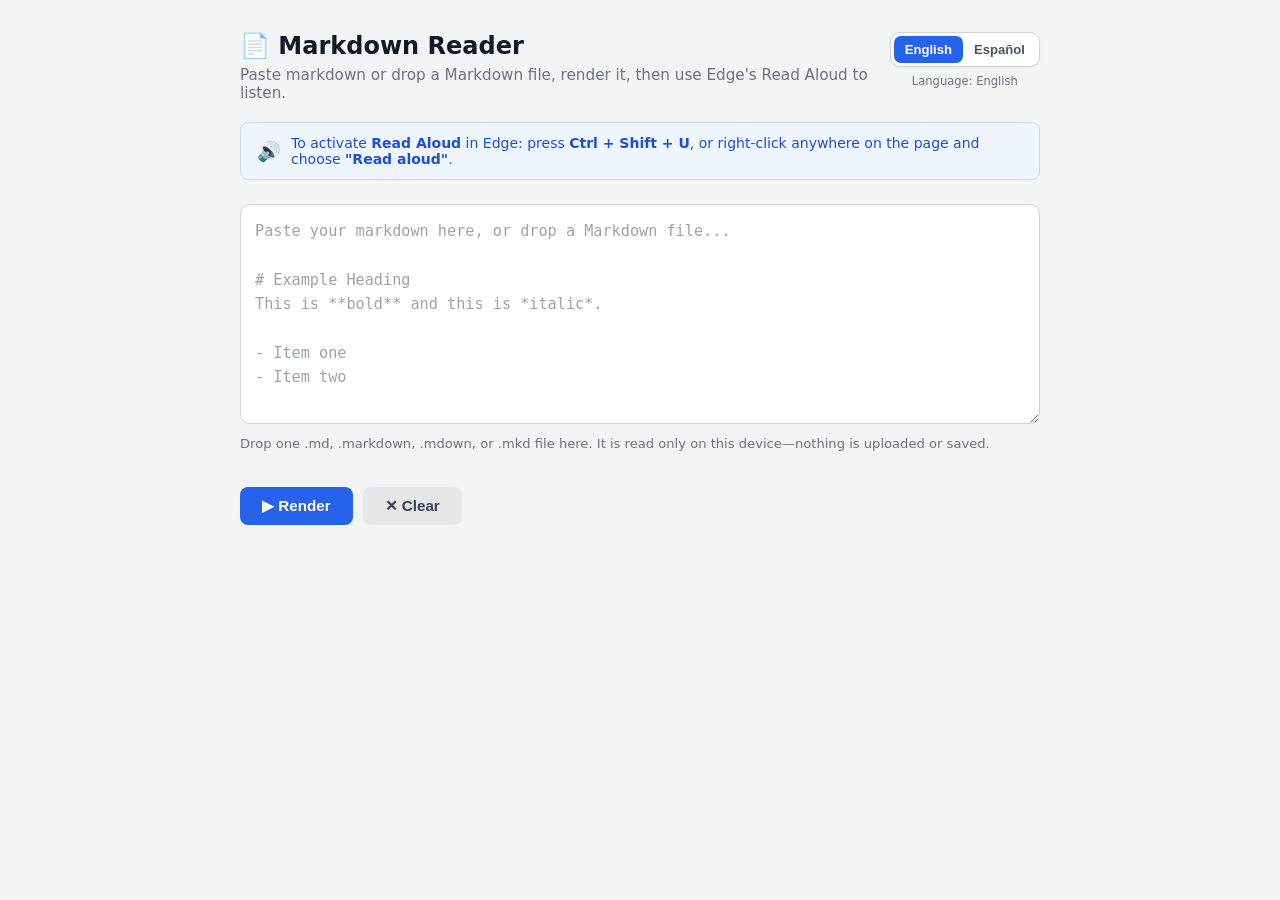
<file: markdown-tts-reader.html>
<!DOCTYPE html>
<html lang="en">
<head>
<meta charset="UTF-8">
<meta name="viewport" content="width=device-width, initial-scale=1.0">
<title>Markdown Reader</title>
<style>
  * { box-sizing: border-box; margin: 0; padding: 0; }

  body {
    font-family: 'Segoe UI', system-ui, sans-serif;
    background: #f3f4f6;
    color: #1f2937;
    min-height: 100vh;
    padding: 32px 16px;
  }

  .container {
    max-width: 800px;
    margin: 0 auto;
  }

  .header-row {
    display: flex;
    align-items: flex-start;
    justify-content: space-between;
    gap: 20px;
    margin-bottom: 20px;
  }

  .header-copy { flex: 1; }

  .language-control {
    flex: 0 0 auto;
  }

  .language-toggle {
    display: inline-flex;
    padding: 3px;
    border: 1px solid #d1d5db;
    border-radius: 10px;
    background: #fff;
    box-shadow: 0 1px 2px #0000000d;
  }

  .language-button {
    padding: 7px 11px;
    border-radius: 7px;
    background: transparent;
    color: #4b5563;
    font-size: 0.82rem;
    line-height: 1;
  }

  .language-button:hover { background: #f3f4f6; }

  .language-button[aria-pressed="true"] {
    background: #2563eb;
    color: #fff;
  }

  .language-status {
    margin-top: 7px;
    color: #6b7280;
    font-size: 0.72rem;
    text-align: center;
  }

  h1 {
    font-size: 1.5rem;
    font-weight: 700;
    margin-bottom: 6px;
    color: #111827;
  }

  .tip {
    background: #eff6ff;
    border: 1px solid #bfdbfe;
    border-radius: 8px;
    padding: 12px 16px;
    font-size: 0.875rem;
    color: #1d4ed8;
    margin-bottom: 24px;
    display: flex;
    align-items: center;
    gap: 10px;
  }

  .tip span.icon { font-size: 1.2rem; }

  textarea {
    width: 100%;
    height: 220px;
    border: 1px solid #d1d5db;
    border-radius: 10px;
    padding: 14px;
    font-size: 0.95rem;
    font-family: 'Cascadia Code', 'Consolas', monospace;
    resize: vertical;
    background: #fff;
    color: #111827;
    outline: none;
    transition: border-color 0.2s, box-shadow 0.2s, background 0.2s;
    line-height: 1.6;
  }

  textarea:focus { border-color: #3b82f6; box-shadow: 0 0 0 3px #bfdbfe55; }
  textarea::placeholder { color: #9ca3af; }

  #drop-zone {
    position: relative;
    border-radius: 12px;
    transition: background 0.2s, box-shadow 0.2s;
  }

  #drop-zone.drag-over {
    background: #dbeafe;
    box-shadow: 0 0 0 4px #93c5fd;
  }

  #drop-zone.drag-over textarea {
    border-color: #2563eb;
    background: #eff6ff;
  }

  .drop-help {
    margin-top: 8px;
    font-size: 0.82rem;
    color: #6b7280;
  }

  #file-status {
    min-height: 1.2em;
    margin-top: 6px;
    font-size: 0.82rem;
    color: #047857;
  }

  #file-status.error { color: #b91c1c; }

  .actions {
    display: flex;
    gap: 10px;
    margin: 14px 0 28px;
  }

  button {
    padding: 10px 22px;
    border-radius: 8px;
    font-size: 0.95rem;
    font-weight: 600;
    cursor: pointer;
    border: none;
    transition: background 0.15s, transform 0.1s;
  }

  button:active { transform: scale(0.97); }

  .btn-primary {
    background: #2563eb;
    color: #fff;
  }
  .btn-primary:hover { background: #1d4ed8; }

  .btn-secondary {
    background: #e5e7eb;
    color: #374151;
  }
  .btn-secondary:hover { background: #d1d5db; }

  #output {
    background: #fff;
    border: 1px solid #e5e7eb;
    border-radius: 12px;
    padding: 32px 36px;
    min-height: 80px;
    line-height: 1.8;
    font-size: 1.05rem;
    color: #1f2937;
    display: none;
  }

  /* Markdown rendered styles */
  #output h1 { font-size: 1.9rem; margin: 0 0 16px; color: #111827; border-bottom: 2px solid #e5e7eb; padding-bottom: 8px; }
  #output h2 { font-size: 1.5rem; margin: 28px 0 12px; color: #111827; }
  #output h3 { font-size: 1.2rem; margin: 22px 0 10px; color: #374151; }
  #output h4, #output h5, #output h6 { font-size: 1rem; margin: 16px 0 8px; color: #374151; }
  #output p { margin: 0 0 16px; }
  #output ul, #output ol { margin: 0 0 16px 24px; }
  #output li { margin-bottom: 6px; }
  #output blockquote { border-left: 4px solid #3b82f6; padding: 8px 16px; margin: 16px 0; background: #eff6ff; color: #1e40af; border-radius: 0 6px 6px 0; }
  #output code { background: #f1f5f9; padding: 2px 6px; border-radius: 4px; font-family: 'Cascadia Code', monospace; font-size: 0.9em; color: #0f172a; }
  #output pre { background: #0f172a; color: #e2e8f0; padding: 16px; border-radius: 8px; overflow-x: auto; margin: 0 0 16px; }
  #output pre code { background: none; padding: 0; color: inherit; }
  #output strong { font-weight: 700; }
  #output em { font-style: italic; }
  #output a { color: #2563eb; text-decoration: underline; }
  #output hr { border: none; border-top: 1px solid #e5e7eb; margin: 24px 0; }
  #output table { width: 100%; border-collapse: collapse; margin: 0 0 16px; }
  #output th, #output td { border: 1px solid #e5e7eb; padding: 8px 12px; text-align: left; }
  #output th { background: #f9fafb; font-weight: 600; }
  #output tr:nth-child(even) td { background: #f9fafb; }

  @media (max-width: 600px) {
    .header-row { flex-direction: column; }
    .language-control { align-self: stretch; }
    .language-toggle { display: flex; }
    .language-button { flex: 1; }
    .language-status { text-align: left; }
  }
</style>
</head>
<body>
<div class="container">
  <div id="header">
    <div class="header-row">
      <div class="header-copy">
        <h1 data-i18n="heading">📄 Markdown Reader</h1>
        <p data-i18n="intro" style="color:#6b7280;font-size:0.95rem;">Paste markdown or drop a Markdown file, render it, then use Edge's Read Aloud to listen.</p>
      </div>
      <div class="language-control">
        <div class="language-toggle" role="group" aria-label="Content language" data-i18n-aria-label="languageGroup">
          <button type="button" class="language-button" data-language="en" aria-pressed="true">English</button>
          <button type="button" class="language-button" data-language="es" aria-pressed="false">Español</button>
        </div>
        <p id="language-status" class="language-status" role="status" aria-live="polite">Language: English</p>
      </div>
    </div>
  </div>

  <div class="tip">
    <span class="icon">🔊</span>
    <span data-i18n="tip">To activate <strong>Read Aloud</strong> in Edge: press <strong>Ctrl + Shift + U</strong>, or right-click anywhere on the page and choose <strong>"Read aloud"</strong>.</span>
  </div>

  <div id="drop-zone">
    <textarea id="input" aria-describedby="drop-help file-status" placeholder="Paste your markdown here, or drop a Markdown file...&#10;&#10;# Example Heading&#10;This is **bold** and this is *italic*.&#10;&#10;- Item one&#10;- Item two"></textarea>
    <p class="drop-help" id="drop-help" data-i18n="dropHelp">Drop one .md, .markdown, .mdown, or .mkd file here. It is read only on this device—nothing is uploaded or saved.</p>
    <p id="file-status" role="status" aria-live="polite"></p>
  </div>

  <div class="actions" id="actions-top" style="display:flex;">
    <button class="btn-primary" onclick="render()" data-i18n="renderButton">▶ Render</button>
    <button class="btn-secondary" onclick="clearAll()" data-i18n="clearButton">✕ Clear</button>
  </div>

  <div id="output"></div>

  <div class="actions" id="actions-bottom" style="display:none; margin-top: 24px;">
    <button class="btn-secondary" onclick="clearAll()">✕ Clear & start over</button>
  </div>
</div>

<script>
const translations = {
  en: {
    pageTitle: 'Markdown Reader',
    heading: '📄 Markdown Reader',
    intro: "Paste markdown or drop a Markdown file, render it, then use Edge's Read Aloud to listen.",
    tip: 'To activate <strong>Read Aloud</strong> in Edge: press <strong>Ctrl + Shift + U</strong>, or right-click anywhere on the page and choose <strong>"Read aloud"</strong>.',
    languageGroup: 'Content language',
    languageStatus: 'Language: English',
    placeholder: 'Paste your markdown here, or drop a Markdown file...\n\n# Example Heading\nThis is **bold** and this is *italic*.\n\n- Item one\n- Item two',
    dropHelp: 'Drop one .md, .markdown, .mdown, or .mkd file here. It is read only on this device—nothing is uploaded or saved.',
    renderButton: '▶ Render',
    clearButton: '✕ Clear',
    clearAndRestart: '✕ Clear & start over',
    invalidFile: 'Please drop a Markdown file (.md, .markdown, .mdown, or .mkd).',
    loadedFile: fileName => `Loaded ${fileName} locally. Nothing was uploaded or saved.`,
    readError: fileName => `Could not read ${fileName}. Please try again.`,
    oneFileOnly: 'Please drop exactly one Markdown file.'
  },
  es: {
    pageTitle: 'Lector de Markdown',
    heading: '📄 Lector de Markdown',
    intro: 'Pega texto Markdown o suelta un archivo Markdown, procésalo y usa Leer en voz alta de Edge para escucharlo.',
    tip: 'Para activar <strong>Leer en voz alta</strong> en Edge, pulsa <strong>Ctrl + Mayús + U</strong> o haz clic con el botón derecho en la página y selecciona <strong>«Leer en voz alta»</strong>.',
    languageGroup: 'Idioma del contenido',
    languageStatus: 'Idioma: español',
    placeholder: 'Pega aquí tu texto Markdown o suelta un archivo Markdown...\n\n# Encabezado de ejemplo\nEsto está en **negrita** y esto en *cursiva*.\n\n- Elemento uno\n- Elemento dos',
    dropHelp: 'Suelta aquí un archivo .md, .markdown, .mdown o .mkd. Solo se lee en este dispositivo; no se sube ni se guarda nada.',
    renderButton: '▶ Procesar',
    clearButton: '✕ Borrar',
    clearAndRestart: '✕ Borrar y empezar de nuevo',
    invalidFile: 'Suelta un archivo Markdown (.md, .markdown, .mdown o .mkd).',
    loadedFile: fileName => `${fileName} se cargó localmente. No se subió ni se guardó nada.`,
    readError: fileName => `No se pudo leer ${fileName}. Inténtalo de nuevo.`,
    oneFileOnly: 'Suelta exactamente un archivo Markdown.'
  }
};

function getSavedLanguage() {
  try {
    return localStorage.getItem('markdownReaderLanguage');
  } catch {
    return null;
  }
}

function saveLanguage(language) {
  try {
    localStorage.setItem('markdownReaderLanguage', language);
  } catch {
    // The language still works if storage is disabled by browser privacy settings.
  }
}

let selectedLanguage = getSavedLanguage() === 'es' ? 'es' : 'en';

function setLanguage(language) {
  selectedLanguage = language === 'es' ? 'es' : 'en';
  const copy = translations[selectedLanguage];

  // Edge Read Aloud uses these language hints when choosing a voice.
  document.documentElement.setAttribute('lang', selectedLanguage);
  document.body.setAttribute('lang', selectedLanguage);
  document.getElementById('input')?.setAttribute('lang', selectedLanguage);
  document.getElementById('output')?.setAttribute('lang', selectedLanguage);
  document.title = copy.pageTitle;
  saveLanguage(selectedLanguage);

  document.querySelectorAll('[data-language]').forEach(button => {
    button.setAttribute('aria-pressed', String(button.dataset.language === selectedLanguage));
  });

  document.querySelectorAll('[data-i18n]').forEach(element => {
    element.innerHTML = copy[element.dataset.i18n];
  });

  document.querySelectorAll('[data-i18n-aria-label]').forEach(element => {
    element.setAttribute('aria-label', copy[element.dataset.i18nAriaLabel]);
  });

  const status = document.getElementById('language-status');
  if (status) status.textContent = copy.languageStatus;

  const inputElement = document.getElementById('input');
  if (inputElement) inputElement.placeholder = copy.placeholder;
}

document.querySelectorAll('[data-language]').forEach(button => {
  button.addEventListener('click', () => setLanguage(button.dataset.language));
});

function render() {
  const raw = document.getElementById('input').value.trim();
  if (!raw) return;
  const html = mdToHtml(raw);
  const out = document.getElementById('output');
  out.innerHTML = html;
  out.setAttribute('lang', selectedLanguage);
  out.style.display = 'block';
  // Physically remove all UI chrome from the DOM so Edge TTS cannot read it
  ['header','actions-top','actions-bottom'].forEach(id => {
    const el = document.getElementById(id);
    if (el) el.remove();
  });
  document.querySelector('.tip')?.remove();
  document.getElementById('drop-zone')?.remove();
  // Show clear button inside output area
  const clearBtn = document.createElement('div');
  clearBtn.id = 'clear-bar';
  clearBtn.style.cssText = 'margin-top:32px;';
  clearBtn.innerHTML = `<button class="btn-secondary" onclick="location.reload()">${translations[selectedLanguage].clearAndRestart}</button>`;
  out.after(clearBtn);
  window.scrollTo({ top: 0, behavior: 'smooth' });
}

function clearAll() {
  document.getElementById('input').value = '';
  document.getElementById('input').style.display = 'block';
  document.querySelector('.tip').style.display = 'flex';
  document.getElementById('header').style.display = 'block';
  document.getElementById('actions-top').style.display = 'flex';
  document.getElementById('actions-bottom').style.display = 'none';
  const out = document.getElementById('output');
  out.innerHTML = '';
  out.style.display = 'none';
}

const dropZone = document.getElementById('drop-zone');
const input = document.getElementById('input');
const fileStatus = document.getElementById('file-status');
let dragDepth = 0;

function showFileStatus(message, isError = false) {
  fileStatus.textContent = message;
  fileStatus.classList.toggle('error', isError);
}

function isMarkdownFile(file) {
  return /\.(md|markdown|mdown|mkd)$/i.test(file.name);
}

function loadMarkdownFile(file) {
  if (!isMarkdownFile(file)) {
    showFileStatus(translations[selectedLanguage].invalidFile, true);
    return;
  }

  const reader = new FileReader();
  reader.addEventListener('load', () => {
    input.value = String(reader.result ?? '');
    showFileStatus(translations[selectedLanguage].loadedFile(file.name));
    input.focus();
  });
  reader.addEventListener('error', () => {
    showFileStatus(translations[selectedLanguage].readError(file.name), true);
  });
  reader.readAsText(file);
}

['dragenter', 'dragover', 'dragleave', 'drop'].forEach(eventName => {
  window.addEventListener(eventName, event => event.preventDefault());
});

dropZone.addEventListener('dragenter', () => {
  dragDepth += 1;
  dropZone.classList.add('drag-over');
});

dropZone.addEventListener('dragover', event => {
  event.dataTransfer.dropEffect = 'copy';
});

dropZone.addEventListener('dragleave', () => {
  dragDepth -= 1;
  if (dragDepth <= 0) {
    dragDepth = 0;
    dropZone.classList.remove('drag-over');
  }
});

dropZone.addEventListener('drop', event => {
  dragDepth = 0;
  dropZone.classList.remove('drag-over');
  const files = Array.from(event.dataTransfer.files);
  if (files.length !== 1) {
    showFileStatus(translations[selectedLanguage].oneFileOnly, true);
    return;
  }
  loadMarkdownFile(files[0]);
});

function mdToHtml(md) {
  let html = md;

  // Escape HTML entities first (only in non-code blocks)
  // Process code blocks first to protect them
  const codeBlocks = [];
  html = html.replace(/```([\w]*)\n?([\s\S]*?)```/g, (_, lang, code) => {
    const idx = codeBlocks.length;
    codeBlocks.push(`<pre><code>${escHtml(code.trim())}</code></pre>`);
    return `%%CODEBLOCK${idx}%%`;
  });

  const inlineCodes = [];
  html = html.replace(/`([^`]+)`/g, (_, code) => {
    const idx = inlineCodes.length;
    inlineCodes.push(`<code>${escHtml(code)}</code>`);
    return `%%INLINECODE${idx}%%`;
  });

  // Headings
  html = html.replace(/^#{6}\s+(.+)$/gm, '<h6>$1</h6>');
  html = html.replace(/^#{5}\s+(.+)$/gm, '<h5>$1</h5>');
  html = html.replace(/^#{4}\s+(.+)$/gm, '<h4>$1</h4>');
  html = html.replace(/^#{3}\s+(.+)$/gm, '<h3>$1</h3>');
  html = html.replace(/^#{2}\s+(.+)$/gm, '<h2>$1</h2>');
  html = html.replace(/^#{1}\s+(.+)$/gm, '<h1>$1</h1>');

  // HR
  html = html.replace(/^[-*_]{3,}$/gm, '<hr>');

  // Blockquotes
  html = html.replace(/^>\s?(.+)$/gm, '<blockquote>$1</blockquote>');

  // Bold & italic
  html = html.replace(/\*\*\*(.+?)\*\*\*/g, '<strong><em>$1</em></strong>');
  html = html.replace(/\*\*(.+?)\*\*/g, '<strong>$1</strong>');
  html = html.replace(/\*(.+?)\*/g, '<em>$1</em>');
  html = html.replace(/___(.+?)___/g, '<strong><em>$1</em></strong>');
  html = html.replace(/__(.+?)__/g, '<strong>$1</strong>');
  html = html.replace(/_([^_]+)_/g, '<em>$1</em>');

  // Links
  html = html.replace(/\[([^\]]+)\]\(([^)]+)\)/g, '<a href="$2" target="_blank">$1</a>');

  // Unordered lists
  html = html.replace(/^(\s*[-*+]\s+.+\n?)+/gm, m => {
    const items = m.trim().split('\n').map(l => `<li>${l.replace(/^\s*[-*+]\s+/, '')}</li>`).join('');
    return `<ul>${items}</ul>\n`;
  });

  // Ordered lists
  html = html.replace(/^(\s*\d+\.\s+.+\n?)+/gm, m => {
    const items = m.trim().split('\n').map(l => `<li>${l.replace(/^\s*\d+\.\s+/, '')}</li>`).join('');
    return `<ol>${items}</ol>\n`;
  });

  // Tables
  html = html.replace(/^(\|.+\|\n)((?:\|[-:| ]+\|\n))((?:\|.+\|\n?)*)/gm, (_, header, sep, body) => {
    const hCells = header.trim().split('|').filter(c => c.trim()).map(c => `<th>${c.trim()}</th>`).join('');
    const rows = body.trim().split('\n').map(row => {
      const cells = row.split('|').filter(c => c.trim() !== '').map(c => `<td>${c.trim()}</td>`).join('');
      return `<tr>${cells}</tr>`;
    }).join('');
    return `<table><thead><tr>${hCells}</tr></thead><tbody>${rows}</tbody></table>\n`;
  });

  // Paragraphs: wrap lines not already wrapped
  html = html.replace(/^(?!<[a-z%]|\s*$)(.+)$/gm, '<p>$1</p>');

  // Restore code blocks
  codeBlocks.forEach((block, i) => { html = html.replace(`%%CODEBLOCK${i}%%`, block); });
  inlineCodes.forEach((code, i) => { html = html.replace(`%%INLINECODE${i}%%`, code); });

  return html;
}

function escHtml(str) {
  return str.replace(/&/g,'&amp;').replace(/</g,'&lt;').replace(/>/g,'&gt;');
}

setLanguage(selectedLanguage);
</script>
</body>
</html>
</file>
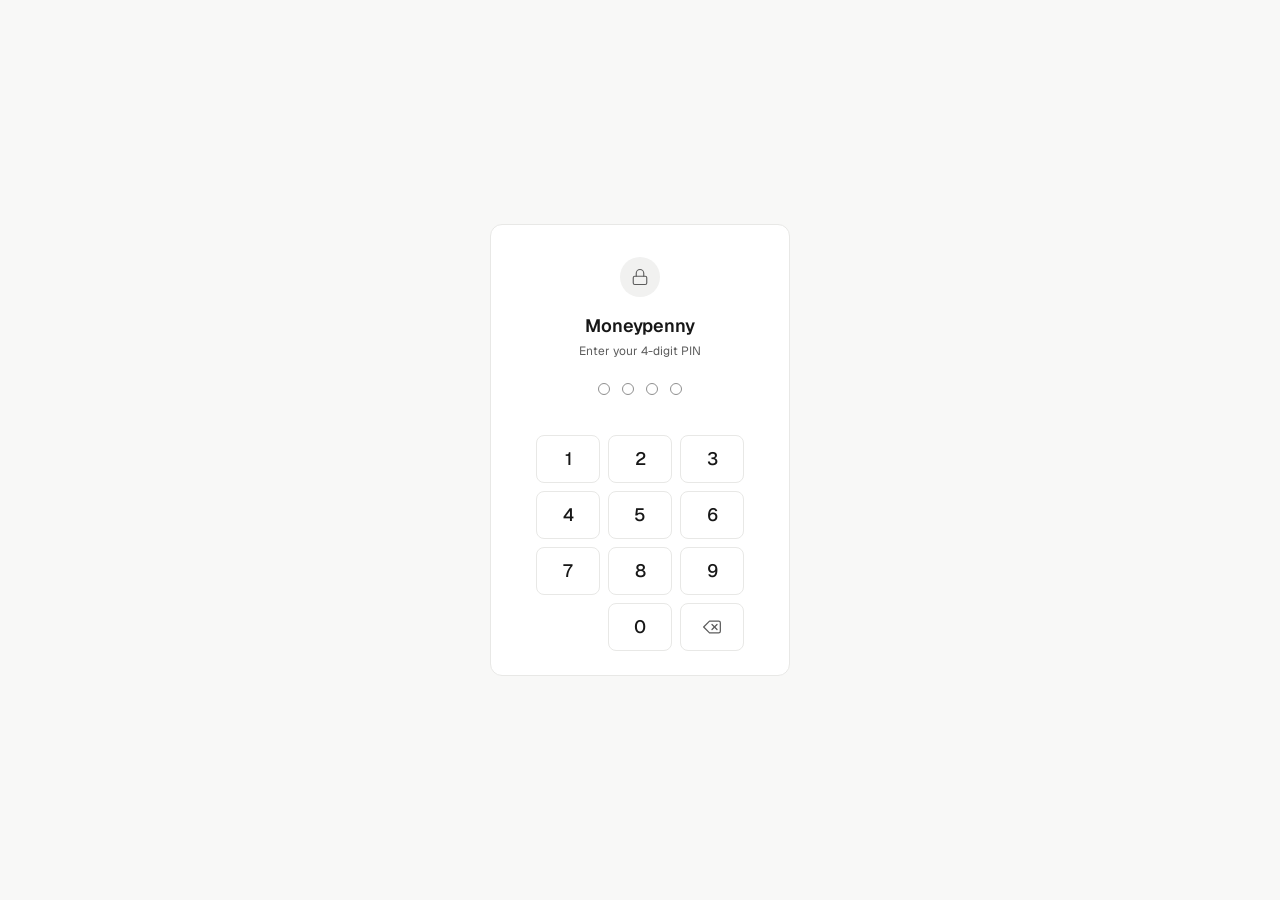
<file: Moneypenny.html>
<!DOCTYPE html>
<html lang="en">
<head>
<meta charset="utf-8">
<meta name="viewport" content="width=device-width, initial-scale=1">
<title>Moneypenny</title>
<link rel="preconnect" href="https://fonts.googleapis.com">
<link rel="preconnect" href="https://fonts.gstatic.com" crossorigin>
<link href="https://fonts.googleapis.com/css2?family=Geist:wght@400;500;600&family=Geist+Mono:wght@400&display=swap" rel="stylesheet">
<style>
:root{
--bg:#ffffff;--bg-subtle:#f8f8f7;--bg-raised:#ffffff;--bg-hover:#f1f1f0;--bg-active:#ebebea;
--line:#e8e8e6;--line-control:#8f8f8f;
--ink:#171717;--ink-muted:#5c5c5c;--ink-faint:#6b6b6b;--on-ink:#ffffff;
--accent:#c2410c;--accent-soft:#fff1e8;--on-accent:#ffffff;
--success:#15803d;--success-soft:#ecf8ef;--danger:#b91c1c;--danger-soft:#fdeeee;
--shadow-xs:0 1px 2px #0000000a;--shadow-md:0 4px 12px #00000014,0 1px 3px #0000000d;
--focus-ring:0 0 0 2px #ffffff,0 0 0 4px #c2410c;
--r-xs:4px;--r-sm:6px;--r-md:8px;--r-lg:12px;--r-xl:18px;
--sans:"Geist",ui-sans-serif,system-ui,-apple-system,"Segoe UI",sans-serif;
--mono:"Geist Mono",ui-monospace,"SF Mono",Menlo,Consolas,monospace;
color-scheme:light;
}
[data-theme="dark"]{
--bg:#141414;--bg-subtle:#1a1a1a;--bg-raised:#1e1e1e;--bg-hover:#222222;--bg-active:#2a2a2a;
--line:#2a2a2a;--line-control:#6e6e6e;
--ink:#ededed;--ink-muted:#a8a8a8;--ink-faint:#8f8f8f;--on-ink:#141414;
--accent:#f08a4b;--accent-soft:#33190b;--on-accent:#141414;
--success:#4ade80;--success-soft:#11281a;--danger:#f87171;--danger-soft:#2e1414;
--shadow-xs:0 1px 2px #00000066;--shadow-md:0 8px 24px #000000b3;
--focus-ring:0 0 0 2px #141414,0 0 0 4px #f08a4b;
color-scheme:dark;
}
*{box-sizing:border-box}
html,body{margin:0;min-height:100%}
body{font:400 13px/20px var(--sans);color:var(--ink);background:var(--bg);-webkit-font-smoothing:antialiased}
[hidden]{display:none!important}
svg.i{flex:none;display:block}
.t-display{font-size:28px;line-height:34px;font-weight:600;letter-spacing:-.02em}
.t-title{font-size:18px;line-height:26px;font-weight:600;letter-spacing:-.01em}
.t-heading{font-size:14px;line-height:20px;font-weight:600}
.t-label{font-size:13px;line-height:18px;font-weight:500}
.t-caption{font-size:12px;line-height:16px}
.t-micro{font-size:11px;line-height:14px;font-weight:500;letter-spacing:.01em}
.t-id{font:400 11px/16px var(--mono)}
.t-code{font:400 12px/18px var(--mono)}
.muted{color:var(--ink-muted)}.faint{color:var(--ink-faint)}
button{font:inherit;color:inherit;cursor:pointer}
a{color:inherit}
:focus-visible{outline:none;box-shadow:var(--focus-ring)}
/* controls */
.btn{display:inline-flex;align-items:center;justify-content:center;gap:6px;height:32px;padding:0 12px;border-radius:var(--r-sm);border:1px solid var(--line);background:var(--bg-raised);color:var(--ink);font-size:13px;line-height:18px;font-weight:500;white-space:nowrap;text-decoration:none;flex:none}
.btn:hover{background:var(--bg-hover)}
.btn.sm{height:28px;padding:0 10px}
.btn.primary{background:var(--ink);border-color:var(--ink);color:var(--on-ink)}
.btn.primary:hover{opacity:.88;background:var(--ink)}
.btn.ghost{background:transparent;border-color:transparent;color:var(--ink-muted)}
.btn.ghost:hover{background:var(--bg-hover);color:var(--ink)}
.btn.danger{color:var(--danger)}
.btn.icon{width:32px;padding:0}.btn.icon.sm{width:28px}
.btn[disabled]{opacity:.45;pointer-events:none}
input,select,textarea{font:inherit;font-size:13px;color:var(--ink);background:var(--bg-raised);border:1px solid var(--line-control);border-radius:var(--r-sm);height:32px;padding:0 10px;min-width:0}
input[type=checkbox],input[type=radio]{height:auto;accent-color:var(--ink)}
select{padding-right:6px}
textarea{height:auto;padding:8px 10px;resize:vertical;line-height:20px}
input::placeholder,textarea::placeholder{color:var(--ink-faint)}
.chip{display:inline-flex;align-items:center;gap:4px;height:20px;padding:0 6px;border-radius:var(--r-xs);font-size:11px;line-height:14px;font-weight:500;background:var(--bg-hover);color:var(--ink-muted);white-space:nowrap}
.chip.accent{background:var(--accent-soft);color:var(--accent)}
.chip.success{background:var(--success-soft);color:var(--success)}
.chip.danger{background:var(--danger-soft);color:var(--danger)}
.chip.line{background:transparent;border:1px solid var(--line)}
.av{display:inline-flex;align-items:center;justify-content:center;width:20px;height:20px;border-radius:9999px;background:var(--bg-active);color:var(--ink-muted);font-size:10px;font-weight:600;letter-spacing:.01em;flex:none}
.av.lg{width:28px;height:28px;font-size:11px}
/* login */
.login{min-height:100vh;display:flex;align-items:center;justify-content:center;background:var(--bg-subtle);padding:24px}
.login-card{width:300px;background:var(--bg-raised);border:1px solid var(--line);border-radius:var(--r-lg);padding:32px 24px 24px;text-align:center;display:flex;flex-direction:column;align-items:center;gap:4px}
.login-card .lk{width:40px;height:40px;border-radius:9999px;background:var(--bg-hover);display:flex;align-items:center;justify-content:center;color:var(--ink-muted);margin-bottom:12px}
.dots{display:flex;gap:12px;margin:20px 0 4px}
.dots i{width:12px;height:12px;border-radius:9999px;border:1.5px solid var(--line-control)}
.dots i.on{background:var(--ink);border-color:var(--ink)}
.dots.shake{animation:shake .35s}
@keyframes shake{20%,60%{transform:translateX(-6px)}40%,80%{transform:translateX(6px)}}
.pin-err{height:16px;color:var(--danger)}
.keypad{display:grid;grid-template-columns:repeat(3,64px);gap:8px;margin-top:12px}
.keypad button{height:48px;border-radius:var(--r-md);border:1px solid var(--line);background:var(--bg-raised);font-size:18px;font-weight:500}
.keypad button:hover{background:var(--bg-hover)}
.keypad .blank{visibility:hidden}
.keypad .bk{display:flex;align-items:center;justify-content:center;color:var(--ink-muted)}
/* layout */
.topbar{position:sticky;top:0;z-index:20;display:flex;align-items:center;gap:16px;height:52px;padding:0 16px;background:var(--bg);border-bottom:1px solid var(--line)}
.brand{display:flex;align-items:center;gap:8px;font-weight:600}
.brand .mk{width:22px;height:22px;border-radius:var(--r-sm);background:var(--ink);color:var(--on-ink);display:flex;align-items:center;justify-content:center;font-size:11px;font-weight:600}
.nav{display:flex;gap:2px;overflow-x:auto}
.nav button{display:flex;align-items:center;gap:6px;height:30px;padding:0 10px;border-radius:var(--r-md);border:0;background:transparent;color:var(--ink-muted);font-weight:500;white-space:nowrap}
.nav button:hover{background:var(--bg-hover);color:var(--ink)}
.nav button.on{background:var(--bg-active);color:var(--ink)}
.top-right{margin-left:auto;display:flex;align-items:center;gap:4px}
.top-right .saved{margin-right:8px}
main{padding:16px 16px 48px}
.page-head{display:flex;align-items:flex-end;justify-content:space-between;gap:16px;flex-wrap:wrap;margin-bottom:16px}
.row{display:flex;align-items:center;gap:8px}
.wrap{flex-wrap:wrap}
.grow{flex:1}
/* week header */
.week-head{display:flex;align-items:center;justify-content:space-between;gap:12px;flex-wrap:wrap;margin-bottom:10px;flex:none}
.week-head .when{display:flex;align-items:center;gap:8px}
.focus-sel{display:flex;align-items:center;gap:6px}
.focus-sel select{height:28px}
.strip{display:flex;gap:4px;overflow-x:auto;padding:2px 2px 10px;flex:none}
.wchip{display:flex;flex-direction:column;gap:4px;flex:1 0 auto;padding:6px 9px;border-radius:var(--r-md);border:1px solid var(--line);background:var(--bg-raised);text-align:left}
.wchip:hover{background:var(--bg-hover)}
.wchip.on{background:var(--bg-active);border-color:var(--bg-active)}
.wchip .l1,.wchip .l2{display:flex;align-items:center;gap:6px;white-space:nowrap}
.wchip .l2{justify-content:space-between}
.wchip.on .faint{color:var(--ink-muted)}
.wchip.now .l1::after{content:"";width:5px;height:5px;border-radius:9999px;background:var(--ink)}
.wchip .bars{display:flex;gap:1px}
.wchip .bars i{width:3px;height:8px;border-radius:1px;background:var(--bg-active)}
.wchip .bars i.f{background:var(--ink-muted)}
.wchip.on .bars i{background:var(--bg-raised)}
.wchip.on .bars i.f{background:var(--ink-muted)}
/* week body */
.week-body{display:grid;grid-template-columns:minmax(0,1fr) 340px;gap:16px;align-items:stretch}
@media (max-width:1240px){.week-body{grid-template-columns:minmax(0,1fr)}}
.board-wrap{overflow:auto;padding-bottom:2px}
.board{display:grid;grid-template-columns:minmax(150px,176px) 58px repeat(7,minmax(112px,1fr));column-gap:8px;min-width:1080px}
.col{min-width:0}
.col.day,.col.labels{display:grid;grid-template-rows:subgrid}
.col.day{background:var(--bg-subtle);border-radius:var(--r-lg);padding:0 6px 6px}
.col.backlog{background:var(--bg-subtle);border-radius:var(--r-lg);padding:0 6px 6px;display:flex;flex-direction:column;min-height:0}
.col-head{height:40px;display:flex;align-items:center;gap:6px;padding:0 4px}
.col.past .col-head{opacity:.6}
.wk-id{justify-content:flex-end}
.rlabel{padding-top:14px;text-align:right}.rlabel .ls{display:none}
.cell{position:relative;margin-top:6px;min-height:44px;border-radius:var(--r-md);padding:4px;display:flex;flex-direction:column;gap:4px;border:1px solid transparent}
.cell.open{border:1px dashed var(--line-control)}
.cell.open.past{border-color:var(--line)}
.cell.past .card{opacity:.55}
.drop-hint{flex:1;display:flex;align-items:center;justify-content:center;color:var(--ink-faint);font-size:12px;font-weight:500;pointer-events:none}
.stack{display:flex;flex-direction:column;gap:4px;flex:1;min-height:60px;border-radius:var(--r-md);padding:2px;overflow:auto}
.col-hint{padding:0 4px 8px}
/* cards */
[data-c]{--acf:var(--ac);--acb:color-mix(in srgb,var(--ac),#000 13%);--acr:color-mix(in srgb,var(--ac) 60%,var(--bg-subtle))}
[data-theme="dark"] [data-c]{--acf:color-mix(in srgb,var(--ac) 20%,#1e1e1e);--acb:color-mix(in srgb,var(--ac) 42%,#1e1e1e);--acr:color-mix(in srgb,var(--ac) 11%,#1a1a1a)}
@supports (color: oklch(from red l c h)){[data-theme="dark"] [data-c]{--acf:oklch(from var(--ac) 0.32 calc(c * 2.4) h);--acb:oklch(from var(--ac) 0.44 calc(c * 2.6) h);--acr:oklch(from var(--ac) 0.25 calc(c * 1.8) h)}}
.card{position:relative;background:var(--acf,var(--bg-raised));border:1px solid var(--acb,var(--line));border-radius:var(--r-md);padding:6px 8px;cursor:grab;user-select:none;min-width:0}
.card:hover{box-shadow:var(--shadow-xs);border-color:var(--acb,var(--line-control));filter:saturate(1.25)}
.card.tentative{border-style:dashed;border-color:var(--line-control)}
.card.routine{background:var(--acr,transparent);border-color:transparent;padding:3px 6px;color:var(--ink-muted)}
.card.routine:hover{background:var(--acf,var(--bg-hover));box-shadow:none;border-color:transparent}
.card-top{display:flex;align-items:flex-start;gap:6px;min-width:0}
.card-ic{color:var(--ink-muted);padding-top:2px}
.card-title{font-size:13px;line-height:18px;font-weight:500;display:-webkit-box;-webkit-line-clamp:2;-webkit-box-orient:vertical;overflow:hidden;word-break:break-word;flex:1;min-width:0}
.card.routine .card-title{font-weight:400;-webkit-line-clamp:1}
.card-title.editing{display:block;-webkit-line-clamp:unset;overflow:visible;outline:none;box-shadow:var(--focus-ring);border-radius:3px;background:var(--bg-raised);color:var(--ink);cursor:text;user-select:text;padding:0 2px}
.card-meta{display:flex;align-items:center;gap:2px;margin-top:5px;flex-wrap:wrap}
.card-meta .t-micro{margin-left:4px}
.card-meta .av{cursor:grab}
.card-meta .av:hover{background:var(--ink-muted);color:var(--bg)}
.card-acts{position:absolute;top:3px;right:3px;display:none;gap:1px;background:var(--bg-raised);border-radius:var(--r-sm);padding:1px;box-shadow:var(--shadow-xs)}
.card:hover .card-acts,.card:focus-within .card-acts{display:flex}
.ca{width:22px;height:22px;border-radius:var(--r-xs);border:0;background:transparent;color:var(--ink-muted);display:flex;align-items:center;justify-content:center;padding:0;text-decoration:none;flex:none}
.ca:hover{background:var(--bg-active);color:var(--ink)}
.is-dragging{opacity:.4}
.drop-hover{background:var(--bg-active)!important;border-color:var(--ink)!important}
.card.drop-hover{box-shadow:0 0 0 2px var(--ink)}
/* trash zone */
.trash{position:fixed;left:50%;bottom:20px;transform:translateX(-50%);display:none;align-items:center;gap:8px;height:44px;padding:0 20px;border-radius:9999px;background:var(--bg-raised);border:1px dashed var(--danger);color:var(--danger);font-weight:500;box-shadow:var(--shadow-md);z-index:40}
body.dragging .trash{display:flex}
.trash.drop-hover{background:var(--danger-soft)!important;border-color:var(--danger)!important}
/* palette */
.palette{display:flex;flex-direction:column;gap:12px;min-height:0;min-width:0}
.pcard{background:var(--bg-raised);border:1px solid var(--line);border-radius:var(--r-lg);padding:12px 14px}
.pcard-head{display:flex;align-items:center;gap:6px;margin-bottom:8px}
.pcard-head .grow{flex:1}
.acts{display:grid;grid-template-columns:1fr 1fr;gap:4px}
.achip{display:flex;align-items:center;gap:6px;height:32px;padding:0 8px;border:1px solid var(--acb,var(--line));border-radius:var(--r-md);background:var(--acf,var(--bg-raised));cursor:grab;user-select:none;min-width:0}
.achip:hover{filter:saturate(1.3);border-color:var(--line-control)}
.achip .ic{color:var(--ink-muted)}
.achip .nm{flex:1;min-width:0;font-weight:500;white-space:nowrap;overflow:hidden;text-overflow:ellipsis}
.achip .ct{font-size:12px;color:var(--ink-muted);white-space:nowrap;display:inline-flex;align-items:center;gap:2px}
.achip .ct.met{color:var(--success)}
.achip.focus{border-color:var(--ink)}
.people-card{display:flex;flex-direction:column;min-height:0;flex:1}
.psearch{margin-bottom:6px}
.psearch input{height:28px;width:100%}
.plist{flex:1;min-height:0;max-height:460px;overflow:auto;margin:0 -8px;padding:0 2px}
.prow{display:flex;align-items:center;gap:8px;padding:5px 6px;border-radius:var(--r-md);cursor:grab;user-select:none}
.prow:hover{background:var(--bg-hover)}
.pinfo{flex:1;min-width:0}
.pinfo .nm{display:flex;align-items:center;gap:6px}
.pact{display:flex;gap:1px}
.pgroup{display:flex;align-items:center;gap:6px;padding:8px 6px 4px;position:sticky;top:0;background:var(--bg-raised);z-index:1}
.ellip{white-space:nowrap;overflow:hidden;text-overflow:ellipsis}
.ok{display:inline-flex;align-items:center;gap:3px;color:var(--success);font-size:12px;font-weight:500;justify-content:flex-end}
.empty{color:var(--ink-faint);font-size:12px;padding:4px 6px}
.sep{height:1px;background:var(--line);margin:8px 0}
/* fit the week view to the screen on large displays */
@media (min-width:1241px) and (min-height:620px){
body.fit #app{height:100vh;display:flex;flex-direction:column}
body.fit main{flex:1;min-height:0;display:flex;flex-direction:column;padding-bottom:16px}
body.fit .week-body{flex:1;min-height:0;grid-template-rows:minmax(0,1fr)}
body.fit .board-wrap{min-height:0}
body.fit .board{height:100%}
body.fit .col.backlog{contain:size}
body.fit .cell{overflow:auto;min-height:0}
body.fit .palette{min-height:0;overflow:hidden}
body.fit .plist{max-height:none}
}
/* overview */
.ov-wrap{overflow-x:auto;border:1px solid var(--line);border-radius:var(--r-lg)}
.ov{display:grid;min-width:1100px}
.ov > div{border-bottom:1px solid var(--line);min-width:0}
.ov .h1,.ov .h2{background:var(--bg-subtle);padding:6px 6px;position:sticky;top:0}
.ov .h1{font-weight:600;font-size:12px;border-left:1px solid var(--line)}
.ov .h2{font-size:11px;color:var(--ink-muted);border-left:1px solid var(--line)}
.ov .h2.day-start{border-left:1px solid var(--line)}
.ov .wk{padding:6px 10px;display:flex;flex-direction:column;justify-content:center;background:var(--bg-raised);border:0;border-bottom:1px solid var(--line);text-align:left}
.ov .wk:hover{background:var(--bg-hover)}
.ov .oc{padding:3px;display:flex;flex-direction:column;gap:2px;border-left:1px solid var(--line);min-height:40px}
.ov .oc.daystart{border-left:1px solid var(--line-control)}
.ov .oc.open{background:repeating-linear-gradient(0deg,transparent,transparent)}
.ov .oc .ob{flex:1;border:1px dashed var(--line-control);border-radius:var(--r-xs);background:transparent;min-height:30px}
.ov .oc .ob:hover{background:var(--bg-hover)}
.ov .oc.off{background:var(--bg-subtle)}
.ov .rowcur > *{background:var(--bg-hover)}
.ov .past{opacity:.5}
.opill{display:flex;align-items:center;gap:4px;padding:2px 4px;border-radius:var(--r-xs);background:var(--acf,var(--bg-raised));border:1px solid var(--acb,var(--line));font-size:11px;line-height:14px;font-weight:500;cursor:grab;min-width:0}
.opill span{white-space:nowrap;overflow:hidden;text-overflow:ellipsis}
.opill.routine{background:var(--acr,transparent);border-color:transparent;color:var(--ink-muted);font-weight:400}
.opill.tentative{border-style:dashed;border-color:var(--line-control)}
.opill svg{color:var(--ink-muted)}
.ov .sum{padding:6px 10px;display:flex;flex-direction:column;justify-content:center;border-left:1px solid var(--line)}
.legend{display:flex;gap:16px;align-items:center;flex-wrap:wrap;margin-bottom:12px}
.legend span{display:inline-flex;align-items:center;gap:6px}
.sw{width:22px;height:14px;border-radius:3px;display:inline-block}
/* tables */
.tabs{display:flex;gap:2px;flex-wrap:wrap}
.tabs button{height:28px;padding:0 10px;border-radius:var(--r-sm);border:0;background:transparent;color:var(--ink-muted);font-weight:500}
.tabs button:hover{background:var(--bg-hover);color:var(--ink)}
.tabs button.on{background:var(--bg-active);color:var(--ink)}
.tbl-wrap{overflow-x:auto;border:1px solid var(--line);border-radius:var(--r-lg)}
table.tbl{width:100%;border-collapse:collapse;min-width:980px}
.tbl th{text-align:left;font-size:12px;font-weight:500;color:var(--ink-muted);background:var(--bg-subtle);padding:8px 10px;border-bottom:1px solid var(--line);white-space:nowrap}
.tbl td{padding:8px 10px;border-bottom:1px solid var(--line);vertical-align:middle}
.tbl tr:last-child td{border-bottom:0}
.tbl tbody tr:hover td{background:var(--bg-subtle)}
.pcell{display:flex;align-items:center;gap:8px}
/* settings cards */
.grid2{display:grid;grid-template-columns:repeat(auto-fit,minmax(420px,1fr));gap:16px;align-items:start}
.scard{background:var(--bg-raised);border:1px solid var(--line);border-radius:var(--r-lg);padding:16px}
.scard h3{margin:0 0 2px;font-size:14px;line-height:20px;font-weight:600}
.scard .desc{color:var(--ink-muted);margin:0 0 12px}
.act-row{display:grid;grid-template-columns:28px 1fr 64px 112px 104px 28px;gap:6px;align-items:center;margin-bottom:6px}
.act-row .ip{display:flex;align-items:center;justify-content:center;color:var(--ink-muted)}
.cwrap{position:relative}
.cbtn{width:28px;height:28px;border-radius:var(--r-sm);border:1px solid var(--acb,var(--line));background:var(--acf,var(--bg-raised));color:var(--ink);display:flex;align-items:center;justify-content:center;padding:0}
.cbtn:hover{border-color:var(--line-control)}
.cpop{position:absolute;top:34px;left:0;z-index:30;width:224px;background:var(--bg-raised);border:1px solid var(--line);border-radius:var(--r-lg);box-shadow:var(--shadow-md);padding:10px}
.cgrid{display:grid;grid-template-columns:repeat(7,1fr);gap:6px}
.sw-btn{width:24px;height:24px;border-radius:9999px;border:1px solid var(--acb,var(--line));background:var(--acf);padding:0;display:flex;align-items:center;justify-content:center;color:var(--ink)}
.sw-btn.on{box-shadow:0 0 0 2px var(--bg-raised),0 0 0 3.5px var(--ink)}
.cpop .custom{display:flex;align-items:center;gap:8px;margin-top:10px;font-size:12px;color:var(--ink-muted)}
.cpop input[type=color]{width:36px;height:24px;padding:0 2px;border-radius:var(--r-xs);cursor:pointer}
.act-row input,.act-row select,.rt-row input,.rt-row select{height:28px}
.act-head{color:var(--ink-muted);font-size:12px;margin-bottom:4px}
.free-grid{display:grid;grid-template-columns:76px repeat(7,1fr);gap:4px}
.free-grid .fh{font-size:12px;color:var(--ink-muted);text-align:center}
.free-grid .fl{font-size:12px;color:var(--ink-muted);display:flex;align-items:center}
.ft{height:32px;border-radius:var(--r-sm);border:1px dashed var(--line-control);background:transparent;color:var(--ink-faint);font-size:11px;font-weight:500}
.ft.on{border:1px solid var(--line-control);background:var(--bg-active);color:var(--ink)}
.rt-row{display:grid;grid-template-columns:150px 1fr 120px 28px;gap:6px;align-items:center;margin-bottom:6px}
/* sync */
.code-box{width:100%;min-height:320px;font:400 12px/18px var(--mono);white-space:pre;background:var(--bg-subtle);border:1px solid var(--line);border-radius:var(--r-md);padding:10px 12px;color:var(--ink)}
.dropzone{border:1px dashed var(--line-control);border-radius:var(--r-md);padding:14px;display:flex;align-items:center;gap:10px;margin-bottom:10px}
.dropzone.drop-hover{background:var(--bg-hover)}
.diff{margin-top:12px;border:1px solid var(--line);border-radius:var(--r-md);padding:10px 12px;background:var(--bg-subtle)}
.diff ul{margin:6px 0 0;padding-left:18px}
.diff li{margin:2px 0}
.radio{display:inline-flex;align-items:center;gap:6px;margin-right:14px}
/* dialog */
.overlay{position:fixed;inset:0;background:#0000004d;display:flex;align-items:flex-start;justify-content:center;padding:8vh 16px 16px;z-index:50;overflow:auto}
.dialog{width:460px;max-width:100%;background:var(--bg-raised);border:1px solid var(--line);border-radius:var(--r-lg);box-shadow:var(--shadow-md)}
.dlg-head{display:flex;align-items:center;justify-content:space-between;padding:14px 16px 6px}
.dlg-body{padding:6px 16px 4px;display:flex;flex-direction:column;gap:12px}
.dlg-foot{display:flex;align-items:center;gap:8px;padding:14px 16px 16px}
.field{display:flex;flex-direction:column;gap:4px}
.field > label,.field > .lbl{font-size:13px;font-weight:500}
.field .hint{font-size:12px;color:var(--ink-muted)}
.two{display:grid;grid-template-columns:1fr 1fr;gap:10px}
.three{display:grid;grid-template-columns:1fr 1fr 1fr;gap:10px}
.seg{display:inline-flex;border:1px solid var(--line);border-radius:var(--r-sm);padding:2px;gap:2px;align-self:flex-start}
.seg button{height:24px;padding:0 10px;border-radius:4px;border:0;background:transparent;color:var(--ink-muted);font-weight:500;font-size:12px}
.seg button.on{background:var(--bg-active);color:var(--ink)}
.chips-in{display:flex;flex-wrap:wrap;gap:4px;align-items:center;min-height:32px;border:1px solid var(--line-control);border-radius:var(--r-sm);padding:3px 4px}
.chips-in input{border:0;height:24px;flex:1;min-width:120px;padding:0 4px;background:transparent}
.chips-in input:focus-visible{box-shadow:none}
.pchip{display:inline-flex;align-items:center;gap:4px;height:24px;padding:0 4px 0 6px;border-radius:var(--r-xs);background:var(--bg-hover);font-size:12px;font-weight:500}
.pchip button{border:0;background:transparent;color:var(--ink-faint);width:16px;height:16px;display:flex;align-items:center;justify-content:center;padding:0;border-radius:3px}
.pchip button:hover{background:var(--bg-active);color:var(--ink)}
.chk{display:inline-flex;align-items:center;gap:6px;font-size:13px}
/* toast */
.toast{position:fixed;left:50%;bottom:24px;transform:translate(-50%,20px);opacity:0;pointer-events:none;display:flex;align-items:center;gap:12px;background:var(--ink);color:var(--on-ink);padding:10px 14px;border-radius:var(--r-md);box-shadow:var(--shadow-md);transition:.18s;z-index:60;max-width:calc(100% - 32px)}
.toast.show{opacity:1;transform:translate(-50%,0);pointer-events:auto}
.toast button{border:0;background:transparent;color:var(--on-ink);font-weight:600;text-decoration:underline;padding:0}
body.dragging .toast{opacity:0}
@media (max-width:720px){
.topbar{gap:8px;padding:0 8px}.brand .nm,.top-right .saved{display:none}
main{padding:12px 10px 40px}
.grid2{grid-template-columns:1fr}
.act-row{grid-template-columns:24px 1fr 52px 92px 28px}.act-row .icsel{display:none}
.nav .nl{display:none}
.board{grid-template-columns:120px 40px repeat(7,minmax(132px,1fr));min-width:0}
.rlabel{font-size:11px}.rlabel .lf{display:none}.rlabel .ls{display:inline}
}
</style>
</head>
<body>
<noscript>Moneypenny needs JavaScript.</noscript>
<div id="login" class="login" hidden>
<div class="login-card" role="dialog" aria-label="Unlock Moneypenny">
<div class="lk" id="lk-ic"></div>
<div class="t-title">Moneypenny</div>
<div class="t-caption muted">Enter your 4-digit PIN</div>
<div class="dots" id="dots" aria-hidden="true"><i></i><i></i><i></i><i></i></div>
<div class="pin-err t-caption" id="pin-err" aria-live="polite"></div>
<div class="keypad" id="keypad"></div>
</div>
</div>
<div id="app" hidden>
<header class="topbar">
<div class="brand"><span class="mk">M</span><span class="nm t-label">Moneypenny</span></div>
<nav class="nav" id="nav" aria-label="Views"></nav>
<div class="top-right">
<span class="t-caption faint saved" id="saved">Saved on this device</span>
<button class="btn ghost icon sm" data-act="undo" aria-label="Undo" title="Undo (Ctrl+Z)" id="undo-btn"></button>
<button class="btn ghost icon sm" data-act="theme" aria-label="Toggle dark mode" id="theme-btn"></button>
<button class="btn ghost icon sm" data-act="lock" aria-label="Lock" title="Lock" id="lock-btn"></button>
</div>
</header>
<main id="main"></main>
<div class="trash" data-drop="trash" id="trash"></div>
</div>
<div id="modal-root"></div>
<div class="toast" id="toast" role="status" aria-live="polite"></div>
<script>
'use strict';
const SEED = {"version": 1, "activities": [{"name": "Gym", "target": 4, "best": "lunch", "icon": "gym"}, {"name": "Padel", "target": 2, "best": "any", "icon": "padel"}, {"name": "Music", "target": 1, "best": "evening", "icon": "music"}, {"name": "Movie", "target": 1, "best": "evening", "icon": "movie"}, {"name": "Run/Bike", "target": 1, "best": "morning", "icon": "bike"}, {"name": "Family", "target": 1, "best": "weekend", "icon": "family"}, {"name": "Friends", "target": 1, "best": "evening", "icon": "friends"}, {"name": "Cris", "target": 1, "best": "evening", "icon": "heart"}, {"name": "Foto", "target": 0, "best": "any", "icon": "camera"}, {"name": "Viaje", "target": 0, "best": "any", "icon": "plane"}, {"name": "Other", "target": 0, "best": "any", "icon": "circle"}], "free": {"mon": ["lunch", "evening"], "tue": ["lunch", "evening"], "wed": ["lunch", "evening"], "thu": ["lunch", "evening"], "fri": ["lunch", "afternoon", "evening"], "sat": ["morning", "evening"], "sun": ["morning", "evening"]}, "people": [{"name": "Cris", "category": "Wife", "priority": "High", "every": 1, "wa": "Cristina Tarazona Oliveros", "group": "", "padelGroup": "Family", "padelLevel": "1", "padelChat": "", "lastSeen": "", "notes": ""}, {"name": "Guille", "category": "Family", "priority": "Mid", "every": 4, "wa": "Guillermo Aguirre De Carcer", "group": "Madrid - Hong Kong", "padelGroup": "", "padelLevel": "", "padelChat": "", "lastSeen": "", "notes": ""}, {"name": "Padres", "category": "Family", "priority": "Mid", "every": 4, "wa": "Piedad Domínguez Martínez", "group": "Madrid - Hong Kong", "padelGroup": "", "padelLevel": "", "padelChat": "", "lastSeen": "", "notes": ""}, {"name": "Constanza", "category": "Friends", "priority": "High", "every": 2, "wa": "Constanza Aroca Lecumberri", "group": "", "padelGroup": "", "padelLevel": "", "padelChat": "", "lastSeen": "", "notes": ""}, {"name": "Ico", "category": "Family", "priority": "High", "every": 2, "wa": "Rodrigo Aguirre De Cárcer Churruca", "group": "", "padelGroup": "", "padelLevel": "", "padelChat": "", "lastSeen": "", "notes": ""}, {"name": "Clara", "category": "Family", "priority": "High", "every": 2, "wa": "Clara Aguirre De Cárcer Churruca", "group": "", "padelGroup": "", "padelLevel": "", "padelChat": "", "lastSeen": "", "notes": ""}, {"name": "Edu", "category": "Friends", "priority": "High", "every": 2, "wa": "Eduardo De Velasco Marín", "group": "", "padelGroup": "Comillas", "padelLevel": "1", "padelChat": "", "lastSeen": "", "notes": ""}, {"name": "Marta", "category": "Friends", "priority": "Low", "every": 8, "wa": "Marta Tena De La Peña", "group": "", "padelGroup": "", "padelLevel": "", "padelChat": "", "lastSeen": "", "notes": ""}, {"name": "ETSAM", "category": "Friends", "priority": "Mid", "every": 4, "wa": "", "group": "ETSAM babies", "padelGroup": "", "padelLevel": "", "padelChat": "", "lastSeen": "", "notes": ""}, {"name": "Rotterdam", "category": "Friends", "priority": "Mid", "every": 4, "wa": "", "group": "Roterdamers", "padelGroup": "", "padelLevel": "", "padelChat": "", "lastSeen": "", "notes": ""}, {"name": "Fran", "category": "Friends", "priority": "High", "every": 2, "wa": "Francisco González Moyano", "group": "Sala Sareb", "padelGroup": "", "padelLevel": "", "padelChat": "", "lastSeen": "", "notes": ""}, {"name": "Alvaro G.", "category": "Friends", "priority": "High", "every": 2, "wa": "Alvaro García-Alegre de la Torre", "group": "Sala Sareb", "padelGroup": "", "padelLevel": "", "padelChat": "", "lastSeen": "", "notes": ""}, {"name": "Jaime", "category": "Friends", "priority": "Low", "every": 8, "wa": "Jaime Churruca", "group": "Santa", "padelGroup": "Friends", "padelLevel": "2", "padelChat": "Paddel", "lastSeen": "", "notes": ""}, {"name": "Teruel", "category": "Friends", "priority": "Mid", "every": 4, "wa": "Cristina Teruel Muñoz", "group": "Nos vemos?", "padelGroup": "", "padelLevel": "", "padelChat": "", "lastSeen": "", "notes": ""}, {"name": "Juan A.", "category": "Friends", "priority": "Mid", "every": 4, "wa": "Juan Carlos Amaro Calero", "group": "Nos vemos?", "padelGroup": "", "padelLevel": "", "padelChat": "", "lastSeen": "", "notes": ""}, {"name": "Alberto P.", "category": "Friends", "priority": "Low", "every": 8, "wa": "Alberto Palacios Anaut", "group": "Nos vemos?", "padelGroup": "Friends", "padelLevel": "1", "padelChat": "Paddel", "lastSeen": "", "notes": ""}, {"name": "Borja", "category": "Friends", "priority": "Mid", "every": 4, "wa": "Borja Iribarne", "group": "Nos vemos?", "padelGroup": "Friends", "padelLevel": "2", "padelChat": "Paddel", "lastSeen": "", "notes": ""}, {"name": "Carlos V.", "category": "Friends", "priority": "Low", "every": 8, "wa": "Carlos Vaquero Andreu", "group": "Nos vemos?", "padelGroup": "", "padelLevel": "", "padelChat": "", "lastSeen": "", "notes": ""}, {"name": "Draco", "category": "Friends", "priority": "High", "every": 2, "wa": "Draco Gonzalez Del Amo Illescas", "group": "Nos vemos?", "padelGroup": "", "padelLevel": "", "padelChat": "", "lastSeen": "", "notes": ""}, {"name": "Guillermo", "category": "Friends", "priority": "Low", "every": 8, "wa": "Guillermo Blanco Santos", "group": "Nos vemos?", "padelGroup": "Friends", "padelLevel": "2", "padelChat": "Paddel", "lastSeen": "", "notes": ""}, {"name": "Javier", "category": "Friends", "priority": "Low", "every": 8, "wa": "Javier Palacín", "group": "Nos vemos?", "padelGroup": "", "padelLevel": "", "padelChat": "", "lastSeen": "", "notes": ""}, {"name": "Carmen", "category": "Friends", "priority": "Low", "every": 8, "wa": "Carmen Cuéllar Pérez", "group": "Nos vemos?", "padelGroup": "", "padelLevel": "", "padelChat": "", "lastSeen": "", "notes": ""}, {"name": "Pedro", "category": "Friends", "priority": "Mid", "every": 4, "wa": "Pedro Malagón Marzo", "group": "Nos vemos?", "padelGroup": "Friends", "padelLevel": "2", "padelChat": "Paddel", "lastSeen": "", "notes": ""}, {"name": "Amigos Cris", "category": "Wife", "priority": "Low", "every": 8, "wa": "", "group": "", "padelGroup": "", "padelLevel": "", "padelChat": "", "lastSeen": "", "notes": ""}, {"name": "Alberto C.", "category": "Padel", "priority": "Low", "every": 8, "wa": "Alberto Caballero Miguel", "group": "", "padelGroup": "Goyeneche", "padelLevel": "2", "padelChat": "Padeleros Goyeneche", "lastSeen": "", "notes": ""}, {"name": "Raul G.", "category": "Padel", "priority": "Low", "every": 8, "wa": "Raul Pádel Goyeneche", "group": "", "padelGroup": "Goyeneche", "padelLevel": "2", "padelChat": "Padeleros Goyeneche", "lastSeen": "", "notes": ""}, {"name": "Diego", "category": "Padel", "priority": "Low", "every": 8, "wa": "Diego Casanova", "group": "", "padelGroup": "Goyeneche", "padelLevel": "1", "padelChat": "Padeleros Goyeneche", "lastSeen": "", "notes": ""}, {"name": "Charlie", "category": "Family", "priority": "Low", "every": 8, "wa": "", "group": "", "padelGroup": "Family", "padelLevel": "1", "padelChat": "", "lastSeen": "", "notes": ""}, {"name": "Alberto V.", "category": "Padel", "priority": "Low", "every": 8, "wa": "Alberto Velasco", "group": "", "padelGroup": "Neighbour", "padelLevel": "1", "padelChat": "Aravaca Playtomic", "lastSeen": "", "notes": ""}, {"name": "Alfonso", "category": "Padel", "priority": "Low", "every": 8, "wa": "Alfonso Asterio Móvil Personal", "group": "", "padelGroup": "Neighbour", "padelLevel": "1", "padelChat": "Aravaca Playtomic", "lastSeen": "", "notes": ""}, {"name": "Carlos (vecino)", "category": "Padel", "priority": "Low", "every": 8, "wa": "Carlos vecino Vecino urba", "group": "", "padelGroup": "Neighbour", "padelLevel": "2", "padelChat": "Aravaca Playtomic", "lastSeen": "", "notes": ""}, {"name": "Felipe", "category": "Padel", "priority": "Low", "every": 8, "wa": "Felipe Vecino", "group": "", "padelGroup": "Neighbour", "padelLevel": "3", "padelChat": "Aravaca Playtomic", "lastSeen": "", "notes": ""}, {"name": "Gonzalo", "category": "Padel", "priority": "Low", "every": 8, "wa": "Gonzalo Vecino", "group": "", "padelGroup": "Neighbour", "padelLevel": "1", "padelChat": "Aravaca Playtomic", "lastSeen": "", "notes": ""}, {"name": "Paul", "category": "Padel", "priority": "Low", "every": 8, "wa": "Paul Helenca", "group": "", "padelGroup": "Neighbour", "padelLevel": "2", "padelChat": "Aravaca Playtomic", "lastSeen": "", "notes": ""}, {"name": "Alvaro C.", "category": "Padel", "priority": "Low", "every": 8, "wa": "Alvaro Corsisni Perez", "group": "", "padelGroup": "Comillas", "padelLevel": "1", "padelChat": "", "lastSeen": "", "notes": ""}, {"name": "Juan P.", "category": "Padel", "priority": "Low", "every": 8, "wa": "Juan Peña", "group": "", "padelGroup": "Comillas", "padelLevel": "1", "padelChat": "", "lastSeen": "", "notes": ""}, {"name": "Joaquín", "category": "Padel", "priority": "Low", "every": 8, "wa": "Joaquín Cordero", "group": "", "padelGroup": "Comillas", "padelLevel": "2", "padelChat": "Aravaca Playtomic", "lastSeen": "", "notes": ""}, {"name": "Raúl P.", "category": "Padel", "priority": "Low", "every": 8, "wa": "Raúl Portela", "group": "", "padelGroup": "Friends", "padelLevel": "3", "padelChat": "Paddel", "lastSeen": "", "notes": ""}], "routine": [{"slot": "mon-lunch", "title": "Gym", "activity": "Gym"}, {"slot": "tue-lunch", "title": "Padel", "activity": "Padel"}, {"slot": "wed-lunch", "title": "Gym", "activity": "Gym"}, {"slot": "thu-lunch", "title": "Gym", "activity": "Gym"}, {"slot": "thu-evening", "title": "Padel", "activity": "Padel"}, {"slot": "fri-lunch", "title": "Gym", "activity": "Gym"}], "plans": [{"id": "s1", "week": "2026-10-26", "slot": "mon-lunch", "title": "Gym", "activity": "Gym", "with": ["Marta"], "status": "confirmed", "notes": ""}, {"id": "s2", "week": "2026-10-26", "slot": "tue-lunch", "title": "Gym", "activity": "Gym", "with": [], "status": "confirmed", "notes": ""}, {"id": "s3", "week": "2026-10-26", "slot": "wed-lunch", "title": "Gym", "activity": "Gym", "with": [], "status": "confirmed", "notes": ""}, {"id": "s4", "week": "2026-10-26", "slot": "wed-evening", "title": "Foto", "activity": "Foto", "with": [], "status": "confirmed", "notes": ""}, {"id": "s5", "week": "2026-10-26", "slot": "thu-lunch", "title": "Music", "activity": "Music", "with": [], "status": "confirmed", "notes": ""}, {"id": "s6", "week": "2026-10-26", "slot": "thu-lunch", "title": "Foto", "activity": "Foto", "with": [], "status": "confirmed", "notes": ""}, {"id": "s7", "week": "2026-10-26", "slot": "thu-evening", "title": "Padel", "activity": "Padel", "with": [], "status": "confirmed", "notes": ""}, {"id": "s8", "week": "2026-10-26", "slot": "fri-lunch", "title": "Gym", "activity": "Gym", "with": [], "status": "confirmed", "notes": ""}, {"id": "s9", "week": "2026-10-26", "slot": "fri-lunch", "title": "Foto", "activity": "Foto", "with": [], "status": "confirmed", "notes": ""}, {"id": "s10", "week": "2026-10-26", "slot": "fri-afternoon", "title": "Cris", "activity": "Cris", "with": ["Cris"], "status": "confirmed", "notes": ""}, {"id": "s11", "week": "2026-10-26", "slot": "sat-morning", "title": "Padel", "activity": "Padel", "with": [], "status": "confirmed", "notes": ""}, {"id": "s12", "week": "2026-10-26", "slot": "sat-morning", "title": "Tensegrity", "activity": "Other", "with": [], "status": "confirmed", "notes": ""}, {"id": "s13", "week": "2026-10-26", "slot": "sat-evening", "title": "Cumple Teresa", "activity": "Friends", "with": [], "status": "confirmed", "notes": ""}, {"id": "s14", "week": "2026-10-26", "slot": "sat-evening", "title": "Casa Rebe", "activity": "Friends", "with": [], "status": "confirmed", "notes": ""}, {"id": "s15", "week": "2026-10-26", "slot": "sun-morning", "title": "Comida casa Padres", "activity": "Family", "with": ["Padres"], "status": "confirmed", "notes": ""}, {"id": "s16", "week": "2026-10-26", "slot": "sun-evening", "title": "Halloween Valdebebas", "activity": "Family", "with": [], "status": "confirmed", "notes": ""}, {"id": "s17", "week": "2026-11-02", "slot": "mon-lunch", "title": "Marta y Rober Arroz", "activity": "Friends", "with": ["Marta"], "status": "confirmed", "notes": ""}, {"id": "s18", "week": "2026-11-02", "slot": "tue-lunch", "title": "Padel", "activity": "Padel", "with": [], "status": "confirmed", "notes": ""}, {"id": "s19", "week": "2026-11-02", "slot": "wed-lunch", "title": "Gym", "activity": "Gym", "with": [], "status": "confirmed", "notes": ""}, {"id": "s20", "week": "2026-11-02", "slot": "thu-lunch", "title": "Gym", "activity": "Gym", "with": [], "status": "confirmed", "notes": ""}, {"id": "s21", "week": "2026-11-02", "slot": "thu-evening", "title": "Padel", "activity": "Padel", "with": [], "status": "confirmed", "notes": ""}, {"id": "s22", "week": "2026-11-02", "slot": "fri-lunch", "title": "Gym", "activity": "Gym", "with": [], "status": "confirmed", "notes": ""}, {"id": "s23", "week": "2026-11-02", "slot": "sat-morning", "title": "Voleibol Futbol", "activity": "Family", "with": [], "status": "confirmed", "notes": ""}, {"id": "s24", "week": "2026-11-09", "slot": "mon-lunch", "title": "Gym", "activity": "Gym", "with": [], "status": "confirmed", "notes": ""}, {"id": "s25", "week": "2026-11-09", "slot": "tue-lunch", "title": "Padel", "activity": "Padel", "with": [], "status": "confirmed", "notes": ""}, {"id": "s26", "week": "2026-11-09", "slot": "wed-lunch", "title": "Gym", "activity": "Gym", "with": [], "status": "confirmed", "notes": ""}, {"id": "s27", "week": "2026-11-09", "slot": "thu-lunch", "title": "Gym", "activity": "Gym", "with": [], "status": "confirmed", "notes": ""}, {"id": "s28", "week": "2026-11-09", "slot": "thu-evening", "title": "Padel", "activity": "Padel", "with": [], "status": "confirmed", "notes": ""}, {"id": "s29", "week": "2026-11-09", "slot": "fri-lunch", "title": "Gym", "activity": "Gym", "with": [], "status": "confirmed", "notes": ""}, {"id": "s30", "week": "2026-11-09", "slot": "sat-morning", "title": "Protectora", "activity": "Family", "with": [], "status": "confirmed", "notes": ""}, {"id": "s31", "week": "2026-11-09", "slot": "sat-morning", "title": "Voleibol Futbol", "activity": "Family", "with": [], "status": "confirmed", "notes": ""}, {"id": "s32", "week": "2026-11-16", "slot": "mon-lunch", "title": "Gym", "activity": "Gym", "with": [], "status": "confirmed", "notes": ""}, {"id": "s33", "week": "2026-11-16", "slot": "tue-lunch", "title": "Padel", "activity": "Padel", "with": [], "status": "confirmed", "notes": ""}, {"id": "s34", "week": "2026-11-16", "slot": "wed-lunch", "title": "Gym", "activity": "Gym", "with": [], "status": "confirmed", "notes": ""}, {"id": "s35", "week": "2026-11-16", "slot": "thu-lunch", "title": "Gym", "activity": "Gym", "with": [], "status": "confirmed", "notes": ""}, {"id": "s36", "week": "2026-11-16", "slot": "thu-evening", "title": "Padel", "activity": "Padel", "with": [], "status": "confirmed", "notes": ""}, {"id": "s37", "week": "2026-11-16", "slot": "fri-lunch", "title": "Gym", "activity": "Gym", "with": [], "status": "confirmed", "notes": ""}, {"id": "s38", "week": "2026-11-16", "slot": "sat-morning", "title": "Voleibol Futbol", "activity": "Family", "with": [], "status": "confirmed", "notes": ""}, {"id": "s39", "week": "2026-11-16", "slot": "sun-morning", "title": "Cumple Cris", "activity": "Cris", "with": ["Cris"], "status": "confirmed", "notes": ""}, {"id": "s40", "week": "2026-11-23", "slot": "mon-lunch", "title": "Gym", "activity": "Gym", "with": [], "status": "confirmed", "notes": ""}, {"id": "s41", "week": "2026-11-23", "slot": "tue-lunch", "title": "Padel", "activity": "Padel", "with": [], "status": "confirmed", "notes": ""}, {"id": "s42", "week": "2026-11-23", "slot": "wed-lunch", "title": "Gym", "activity": "Gym", "with": [], "status": "confirmed", "notes": ""}, {"id": "s43", "week": "2026-11-23", "slot": "thu-lunch", "title": "Gym", "activity": "Gym", "with": [], "status": "confirmed", "notes": ""}, {"id": "s44", "week": "2026-11-23", "slot": "thu-evening", "title": "Padel", "activity": "Padel", "with": [], "status": "confirmed", "notes": ""}, {"id": "s45", "week": "2026-11-23", "slot": "fri-lunch", "title": "Gym", "activity": "Gym", "with": [], "status": "confirmed", "notes": ""}, {"id": "s46", "week": "2026-11-23", "slot": "sat-morning", "title": "Voleibol Futbol", "activity": "Family", "with": [], "status": "confirmed", "notes": ""}, {"id": "s47", "week": "2026-11-30", "slot": "mon-lunch", "title": "Gym", "activity": "Gym", "with": [], "status": "confirmed", "notes": ""}, {"id": "s48", "week": "2026-11-30", "slot": "tue-lunch", "title": "Padel", "activity": "Padel", "with": [], "status": "confirmed", "notes": ""}, {"id": "s49", "week": "2026-11-30", "slot": "wed-lunch", "title": "Gym", "activity": "Gym", "with": [], "status": "confirmed", "notes": ""}, {"id": "s50", "week": "2026-11-30", "slot": "thu-lunch", "title": "Gym", "activity": "Gym", "with": [], "status": "confirmed", "notes": ""}, {"id": "s51", "week": "2026-11-30", "slot": "thu-evening", "title": "Padel Londres", "activity": "Padel", "with": [], "status": "confirmed", "notes": ""}, {"id": "s52", "week": "2026-11-30", "slot": "fri-lunch", "title": "Viaje", "activity": "Viaje", "with": [], "status": "confirmed", "notes": ""}, {"id": "s53", "week": "2026-11-30", "slot": "fri-afternoon", "title": "Viaje", "activity": "Viaje", "with": [], "status": "confirmed", "notes": ""}, {"id": "s54", "week": "2026-11-30", "slot": "fri-evening", "title": "Viaje", "activity": "Viaje", "with": [], "status": "confirmed", "notes": ""}, {"id": "s55", "week": "2026-11-30", "slot": "sat-morning", "title": "Viaje", "activity": "Viaje", "with": [], "status": "confirmed", "notes": ""}, {"id": "s56", "week": "2026-11-30", "slot": "sat-evening", "title": "Viaje", "activity": "Viaje", "with": [], "status": "confirmed", "notes": ""}, {"id": "s57", "week": "2026-11-30", "slot": "sun-morning", "title": "Viaje", "activity": "Viaje", "with": [], "status": "confirmed", "notes": ""}, {"id": "s58", "week": "2026-11-30", "slot": "sun-evening", "title": "Viaje", "activity": "Viaje", "with": [], "status": "confirmed", "notes": ""}, {"id": "s59", "week": "2026-12-07", "slot": "mon-lunch", "title": "Viaje", "activity": "Viaje", "with": [], "status": "confirmed", "notes": ""}, {"id": "s60", "week": "2026-12-07", "slot": "mon-evening", "title": "Viaje", "activity": "Viaje", "with": [], "status": "confirmed", "notes": ""}, {"id": "s61", "week": "2026-12-07", "slot": "tue-lunch", "title": "Padel", "activity": "Padel", "with": [], "status": "confirmed", "notes": ""}, {"id": "s62", "week": "2026-12-07", "slot": "wed-lunch", "title": "Gym", "activity": "Gym", "with": [], "status": "confirmed", "notes": ""}, {"id": "s63", "week": "2026-12-07", "slot": "thu-lunch", "title": "Gym", "activity": "Gym", "with": [], "status": "confirmed", "notes": ""}, {"id": "s64", "week": "2026-12-07", "slot": "thu-evening", "title": "Padel", "activity": "Padel", "with": [], "status": "confirmed", "notes": ""}, {"id": "s65", "week": "2026-12-07", "slot": "fri-lunch", "title": "Gym", "activity": "Gym", "with": [], "status": "confirmed", "notes": ""}, {"id": "s66", "week": "2026-12-07", "slot": "sat-morning", "title": "Voleibol Futbol", "activity": "Family", "with": [], "status": "confirmed", "notes": ""}, {"id": "s67", "week": "2026-12-14", "slot": "mon-lunch", "title": "Gym", "activity": "Gym", "with": [], "status": "confirmed", "notes": ""}, {"id": "s68", "week": "2026-12-14", "slot": "tue-lunch", "title": "Padel", "activity": "Padel", "with": [], "status": "confirmed", "notes": ""}, {"id": "s69", "week": "2026-12-14", "slot": "wed-lunch", "title": "Gym", "activity": "Gym", "with": [], "status": "confirmed", "notes": ""}, {"id": "s70", "week": "2026-12-14", "slot": "thu-lunch", "title": "Gym", "activity": "Gym", "with": [], "status": "confirmed", "notes": ""}, {"id": "s71", "week": "2026-12-14", "slot": "thu-evening", "title": "Padel", "activity": "Padel", "with": [], "status": "confirmed", "notes": ""}, {"id": "s72", "week": "2026-12-14", "slot": "fri-lunch", "title": "Gym", "activity": "Gym", "with": [], "status": "confirmed", "notes": ""}, {"id": "s73", "week": "2026-12-14", "slot": "sat-evening", "title": "Cena Navidad", "activity": "Family", "with": [], "status": "confirmed", "notes": ""}, {"id": "s74", "week": "2026-12-21", "slot": "mon-lunch", "title": "Gym", "activity": "Gym", "with": [], "status": "confirmed", "notes": ""}, {"id": "s75", "week": "2026-12-21", "slot": "tue-lunch", "title": "Padel", "activity": "Padel", "with": [], "status": "confirmed", "notes": ""}, {"id": "s76", "week": "2026-12-21", "slot": "wed-lunch", "title": "Gym", "activity": "Gym", "with": [], "status": "confirmed", "notes": ""}, {"id": "s77", "week": "2026-12-21", "slot": "thu-lunch", "title": "Gym", "activity": "Gym", "with": [], "status": "confirmed", "notes": ""}, {"id": "s78", "week": "2026-12-21", "slot": "thu-evening", "title": "Padel", "activity": "Padel", "with": [], "status": "confirmed", "notes": ""}, {"id": "s79", "week": "2026-12-21", "slot": "fri-lunch", "title": "Gym", "activity": "Gym", "with": [], "status": "confirmed", "notes": ""}, {"id": "s80", "week": "2026-12-21", "slot": "sat-morning", "title": "Comida familiar", "activity": "Family", "with": [], "status": "confirmed", "notes": ""}, {"id": "s81", "week": "2026-12-21", "slot": "sat-evening", "title": "Comida familiar", "activity": "Family", "with": [], "status": "confirmed", "notes": ""}, {"id": "s82", "week": "2026-12-28", "slot": "mon-lunch", "title": "Gym", "activity": "Gym", "with": [], "status": "confirmed", "notes": ""}, {"id": "s83", "week": "2026-12-28", "slot": "tue-lunch", "title": "Padel", "activity": "Padel", "with": [], "status": "confirmed", "notes": ""}, {"id": "s84", "week": "2026-12-28", "slot": "wed-lunch", "title": "Gym", "activity": "Gym", "with": [], "status": "confirmed", "notes": ""}, {"id": "s85", "week": "2026-12-28", "slot": "thu-lunch", "title": "Gym", "activity": "Gym", "with": [], "status": "confirmed", "notes": ""}, {"id": "s86", "week": "2026-12-28", "slot": "thu-evening", "title": "Padel", "activity": "Padel", "with": [], "status": "confirmed", "notes": ""}, {"id": "s87", "week": "2026-12-28", "slot": "fri-lunch", "title": "Gym", "activity": "Gym", "with": [], "status": "confirmed", "notes": ""}, {"id": "s88", "week": "2027-01-04", "slot": "mon-lunch", "title": "Gym", "activity": "Gym", "with": [], "status": "confirmed", "notes": ""}, {"id": "s89", "week": "2027-01-04", "slot": "tue-lunch", "title": "Padel", "activity": "Padel", "with": [], "status": "confirmed", "notes": ""}, {"id": "s90", "week": "2027-01-04", "slot": "wed-lunch", "title": "Gym", "activity": "Gym", "with": [], "status": "confirmed", "notes": ""}, {"id": "s91", "week": "2027-01-04", "slot": "thu-lunch", "title": "Gym", "activity": "Gym", "with": [], "status": "confirmed", "notes": ""}, {"id": "s92", "week": "2027-01-04", "slot": "thu-evening", "title": "Padel", "activity": "Padel", "with": [], "status": "confirmed", "notes": ""}, {"id": "s93", "week": "2027-01-04", "slot": "fri-lunch", "title": "Gym", "activity": "Gym", "with": [], "status": "confirmed", "notes": ""}, {"id": "s94", "week": "2027-01-04", "slot": "sat-morning", "title": "Voleibol", "activity": "Family", "with": [], "status": "confirmed", "notes": ""}, {"id": "s95", "week": "2027-01-11", "slot": "mon-lunch", "title": "Gym", "activity": "Gym", "with": [], "status": "confirmed", "notes": ""}, {"id": "s96", "week": "2027-01-11", "slot": "tue-lunch", "title": "Padel", "activity": "Padel", "with": [], "status": "confirmed", "notes": ""}, {"id": "s97", "week": "2027-01-11", "slot": "wed-lunch", "title": "Gym", "activity": "Gym", "with": [], "status": "confirmed", "notes": ""}, {"id": "s98", "week": "2027-01-11", "slot": "wed-evening", "title": "Dentista", "activity": "Other", "with": [], "status": "confirmed", "notes": ""}, {"id": "s99", "week": "2027-01-11", "slot": "thu-lunch", "title": "Gym", "activity": "Gym", "with": [], "status": "confirmed", "notes": ""}, {"id": "s100", "week": "2027-01-11", "slot": "thu-evening", "title": "Padel", "activity": "Padel", "with": [], "status": "confirmed", "notes": ""}, {"id": "s101", "week": "2027-01-11", "slot": "fri-lunch", "title": "Gym", "activity": "Gym", "with": [], "status": "confirmed", "notes": ""}, {"id": "s102", "week": "2027-01-11", "slot": "sat-morning", "title": "Voleibol Futbol", "activity": "Family", "with": [], "status": "confirmed", "notes": ""}, {"id": "s103", "week": "2027-01-18", "slot": "mon-lunch", "title": "Gym", "activity": "Gym", "with": [], "status": "confirmed", "notes": ""}, {"id": "s104", "week": "2027-01-18", "slot": "tue-lunch", "title": "Padel", "activity": "Padel", "with": [], "status": "confirmed", "notes": ""}, {"id": "s105", "week": "2027-01-18", "slot": "wed-lunch", "title": "Gym", "activity": "Gym", "with": [], "status": "confirmed", "notes": ""}, {"id": "s106", "week": "2027-01-18", "slot": "thu-lunch", "title": "Gym", "activity": "Gym", "with": [], "status": "confirmed", "notes": ""}, {"id": "s107", "week": "2027-01-18", "slot": "thu-evening", "title": "Padel", "activity": "Padel", "with": [], "status": "confirmed", "notes": ""}, {"id": "s108", "week": "2027-01-18", "slot": "fri-lunch", "title": "Gym", "activity": "Gym", "with": [], "status": "confirmed", "notes": ""}, {"id": "s109", "week": "2027-01-18", "slot": "sat-morning", "title": "Futbol", "activity": "Family", "with": [], "status": "confirmed", "notes": ""}, {"id": "s110", "week": "2027-01-25", "slot": "mon-lunch", "title": "Gym", "activity": "Gym", "with": [], "status": "confirmed", "notes": ""}, {"id": "s111", "week": "2027-01-25", "slot": "tue-lunch", "title": "Padel", "activity": "Padel", "with": [], "status": "confirmed", "notes": ""}, {"id": "s112", "week": "2027-01-25", "slot": "wed-lunch", "title": "Gym", "activity": "Gym", "with": [], "status": "confirmed", "notes": ""}, {"id": "s113", "week": "2027-01-25", "slot": "thu-lunch", "title": "Gym", "activity": "Gym", "with": [], "status": "confirmed", "notes": ""}, {"id": "s114", "week": "2027-01-25", "slot": "thu-evening", "title": "Padel", "activity": "Padel", "with": [], "status": "confirmed", "notes": ""}, {"id": "s115", "week": "2027-01-25", "slot": "fri-lunch", "title": "Gym", "activity": "Gym", "with": [], "status": "confirmed", "notes": ""}, {"id": "s116", "week": "2027-01-25", "slot": "sat-morning", "title": "Futbol", "activity": "Family", "with": [], "status": "confirmed", "notes": ""}, {"id": "s117", "week": "2027-02-01", "slot": "mon-lunch", "title": "Gym", "activity": "Gym", "with": [], "status": "confirmed", "notes": ""}, {"id": "s118", "week": "2027-02-01", "slot": "tue-lunch", "title": "Padel", "activity": "Padel", "with": [], "status": "confirmed", "notes": ""}, {"id": "s119", "week": "2027-02-01", "slot": "wed-lunch", "title": "Gym", "activity": "Gym", "with": [], "status": "confirmed", "notes": ""}, {"id": "s120", "week": "2027-02-01", "slot": "thu-lunch", "title": "Gym", "activity": "Gym", "with": [], "status": "confirmed", "notes": ""}, {"id": "s121", "week": "2027-02-01", "slot": "thu-evening", "title": "Padel", "activity": "Padel", "with": [], "status": "confirmed", "notes": ""}, {"id": "s122", "week": "2027-02-01", "slot": "fri-lunch", "title": "Gym", "activity": "Gym", "with": [], "status": "confirmed", "notes": ""}, {"id": "s123", "week": "2027-02-01", "slot": "sat-morning", "title": "Futbol", "activity": "Family", "with": [], "status": "confirmed", "notes": ""}, {"id": "s124", "week": "2027-02-08", "slot": "mon-lunch", "title": "Gym", "activity": "Gym", "with": [], "status": "confirmed", "notes": ""}, {"id": "s125", "week": "2027-02-08", "slot": "tue-lunch", "title": "Padel", "activity": "Padel", "with": [], "status": "confirmed", "notes": ""}, {"id": "s126", "week": "2027-02-08", "slot": "wed-lunch", "title": "Gym", "activity": "Gym", "with": [], "status": "confirmed", "notes": ""}, {"id": "s127", "week": "2027-02-08", "slot": "thu-lunch", "title": "Gym", "activity": "Gym", "with": [], "status": "confirmed", "notes": ""}, {"id": "s128", "week": "2027-02-08", "slot": "thu-evening", "title": "Padel", "activity": "Padel", "with": [], "status": "confirmed", "notes": ""}, {"id": "s129", "week": "2027-02-08", "slot": "fri-lunch", "title": "Gym", "activity": "Gym", "with": [], "status": "confirmed", "notes": ""}, {"id": "s130", "week": "2027-02-08", "slot": "sat-morning", "title": "Futbol", "activity": "Family", "with": [], "status": "confirmed", "notes": ""}, {"id": "s131", "week": "2027-02-15", "slot": "mon-lunch", "title": "Gym", "activity": "Gym", "with": [], "status": "confirmed", "notes": ""}, {"id": "s132", "week": "2027-02-15", "slot": "tue-lunch", "title": "Padel", "activity": "Padel", "with": [], "status": "confirmed", "notes": ""}, {"id": "s133", "week": "2027-02-15", "slot": "wed-lunch", "title": "Gym", "activity": "Gym", "with": [], "status": "confirmed", "notes": ""}, {"id": "s134", "week": "2027-02-15", "slot": "thu-lunch", "title": "Gym", "activity": "Gym", "with": [], "status": "confirmed", "notes": ""}, {"id": "s135", "week": "2027-02-15", "slot": "thu-evening", "title": "Padel", "activity": "Padel", "with": [], "status": "confirmed", "notes": ""}, {"id": "s136", "week": "2027-02-15", "slot": "fri-lunch", "title": "Gym", "activity": "Gym", "with": [], "status": "confirmed", "notes": ""}, {"id": "s137", "week": "2027-02-22", "slot": "mon-lunch", "title": "Gym", "activity": "Gym", "with": [], "status": "confirmed", "notes": ""}, {"id": "s138", "week": "2027-02-22", "slot": "tue-lunch", "title": "Padel", "activity": "Padel", "with": [], "status": "confirmed", "notes": ""}, {"id": "s139", "week": "2027-02-22", "slot": "wed-lunch", "title": "Gym", "activity": "Gym", "with": [], "status": "confirmed", "notes": ""}, {"id": "s140", "week": "2027-02-22", "slot": "thu-lunch", "title": "Gym", "activity": "Gym", "with": [], "status": "confirmed", "notes": ""}, {"id": "s141", "week": "2027-02-22", "slot": "thu-evening", "title": "Padel", "activity": "Padel", "with": [], "status": "confirmed", "notes": ""}, {"id": "s142", "week": "2027-02-22", "slot": "fri-lunch", "title": "Gym", "activity": "Gym", "with": [], "status": "confirmed", "notes": ""}, {"id": "s143", "week": "2027-03-01", "slot": "mon-lunch", "title": "Gym", "activity": "Gym", "with": [], "status": "confirmed", "notes": ""}, {"id": "s144", "week": "2027-03-01", "slot": "tue-lunch", "title": "Padel", "activity": "Padel", "with": [], "status": "confirmed", "notes": ""}, {"id": "s145", "week": "2027-03-01", "slot": "wed-lunch", "title": "Gym", "activity": "Gym", "with": [], "status": "confirmed", "notes": ""}, {"id": "s146", "week": "2027-03-01", "slot": "thu-lunch", "title": "Gym", "activity": "Gym", "with": [], "status": "confirmed", "notes": ""}, {"id": "s147", "week": "2027-03-01", "slot": "thu-evening", "title": "Padel", "activity": "Padel", "with": [], "status": "confirmed", "notes": ""}, {"id": "s148", "week": "2027-03-01", "slot": "fri-lunch", "title": "Gym", "activity": "Gym", "with": [], "status": "confirmed", "notes": ""}, {"id": "s149", "week": "2027-03-08", "slot": "mon-lunch", "title": "Gym", "activity": "Gym", "with": [], "status": "confirmed", "notes": ""}, {"id": "s150", "week": "2027-03-08", "slot": "tue-lunch", "title": "Padel", "activity": "Padel", "with": [], "status": "confirmed", "notes": ""}, {"id": "s151", "week": "2027-03-08", "slot": "wed-lunch", "title": "Gym", "activity": "Gym", "with": [], "status": "confirmed", "notes": ""}, {"id": "s152", "week": "2027-03-08", "slot": "thu-lunch", "title": "Gym", "activity": "Gym", "with": [], "status": "confirmed", "notes": ""}, {"id": "s153", "week": "2027-03-08", "slot": "thu-evening", "title": "Padel", "activity": "Padel", "with": [], "status": "confirmed", "notes": ""}, {"id": "s154", "week": "2027-03-08", "slot": "fri-lunch", "title": "Gym", "activity": "Gym", "with": [], "status": "confirmed", "notes": ""}, {"id": "s155", "week": "2027-03-15", "slot": "mon-lunch", "title": "Gym", "activity": "Gym", "with": [], "status": "confirmed", "notes": ""}, {"id": "s156", "week": "2027-03-15", "slot": "tue-lunch", "title": "Padel", "activity": "Padel", "with": [], "status": "confirmed", "notes": ""}, {"id": "s157", "week": "2027-03-15", "slot": "wed-lunch", "title": "Gym", "activity": "Gym", "with": [], "status": "confirmed", "notes": ""}, {"id": "s158", "week": "2027-03-15", "slot": "thu-lunch", "title": "Gym", "activity": "Gym", "with": [], "status": "confirmed", "notes": ""}, {"id": "s159", "week": "2027-03-15", "slot": "thu-evening", "title": "Padel", "activity": "Padel", "with": [], "status": "confirmed", "notes": ""}, {"id": "s160", "week": "2027-03-15", "slot": "fri-lunch", "title": "Gym", "activity": "Gym", "with": [], "status": "confirmed", "notes": ""}, {"id": "s161", "week": "2027-03-22", "slot": "mon-lunch", "title": "Gym", "activity": "Gym", "with": [], "status": "confirmed", "notes": ""}, {"id": "s162", "week": "2027-03-22", "slot": "tue-lunch", "title": "Padel", "activity": "Padel", "with": [], "status": "confirmed", "notes": ""}, {"id": "s163", "week": "2027-03-22", "slot": "wed-lunch", "title": "Gym", "activity": "Gym", "with": [], "status": "confirmed", "notes": ""}, {"id": "s164", "week": "2027-03-22", "slot": "thu-lunch", "title": "Gym", "activity": "Gym", "with": [], "status": "confirmed", "notes": ""}, {"id": "s165", "week": "2027-03-22", "slot": "thu-evening", "title": "Padel", "activity": "Padel", "with": [], "status": "confirmed", "notes": ""}, {"id": "s166", "week": "2027-03-22", "slot": "fri-lunch", "title": "Gym", "activity": "Gym", "with": [], "status": "confirmed", "notes": ""}], "focus": {"2026-10-26": "Padel", "2026-11-02": "Music", "2026-11-09": "Movie", "2026-11-16": "Gym", "2026-11-23": "Run/Bike", "2026-11-30": "Family", "2026-12-07": "Friends", "2026-12-14": "Cris"}};
const PIN = '1453';
const KEY = 'moneypenny.v1', THEME_KEY = 'moneypenny.theme', SESSION_KEY = 'moneypenny.unlocked';
/* ---------------- helpers ---------------- */
const $ = (s, el = document) => el.querySelector(s);
const $$ = (s, el = document) => [...el.querySelectorAll(s)];
const esc = s => String(s ?? '').replace(/[&<>"']/g, c => ({'&':'&amp;','<':'&lt;','>':'&gt;','"':'&quot;',"'":'&#39;'}[c]));
const uid = () => 'p' + Math.random().toString(36).slice(2, 10);
const pad = n => String(n).padStart(2, '0');
const clone = o => JSON.parse(JSON.stringify(o));
const store = {
get(k, area = localStorage) { try { return area.getItem(k); } catch (e) { return null; } },
set(k, v, area = localStorage) { try { area.setItem(k, v); return true; } catch (e) { return false; } },
del(k, area = localStorage) { try { area.removeItem(k); } catch (e) {} }
};
const ICONS = {
chevL:'<path d="m15 18-6-6 6-6"/>', chevR:'<path d="m9 18 6-6-6-6"/>',
plus:'<path d="M5 12h14"/><path d="M12 5v14"/>', x:'<path d="M18 6 6 18"/><path d="m6 6 12 12"/>',
check:'<path d="M20 6 9 17l-5-5"/>',
download:'<path d="M21 15v4a2 2 0 0 1-2 2H5a2 2 0 0 1-2-2v-4"/><path d="m7 10 5 5 5-5"/><path d="M12 15V3"/>',
upload:'<path d="M21 15v4a2 2 0 0 1-2 2H5a2 2 0 0 1-2-2v-4"/><path d="m17 8-5-5-5 5"/><path d="M12 3v12"/>',
lock:'<rect width="18" height="11" x="3" y="11" rx="2"/><path d="M7 11V7a5 5 0 0 1 10 0v4"/>',
calendar:'<rect width="18" height="18" x="3" y="4" rx="2"/><path d="M16 2v4"/><path d="M8 2v4"/><path d="M3 10h18"/>',
grid:'<rect width="7" height="7" x="3" y="3" rx="1"/><rect width="7" height="7" x="14" y="3" rx="1"/><rect width="7" height="7" x="14" y="14" rx="1"/><rect width="7" height="7" x="3" y="14" rx="1"/>',
users:'<path d="M16 21v-2a4 4 0 0 0-4-4H6a4 4 0 0 0-4 4v2"/><circle cx="9" cy="7" r="4"/><path d="M22 21v-2a4 4 0 0 0-3-3.87"/><path d="M16 3.13a4 4 0 0 1 0 7.75"/>',
user:'<path d="M19 21v-2a4 4 0 0 0-4-4H9a4 4 0 0 0-4 4v2"/><circle cx="12" cy="7" r="4"/>',
target:'<circle cx="12" cy="12" r="10"/><circle cx="12" cy="12" r="6"/><circle cx="12" cy="12" r="2"/>',
file:'<path d="M15 2H6a2 2 0 0 0-2 2v16a2 2 0 0 0 2 2h12a2 2 0 0 0 2-2V7Z"/><path d="M14 2v4a2 2 0 0 0 2 2h4"/><path d="M16 13H8"/><path d="M16 17H8"/><path d="M10 9H8"/>',
moon:'<path d="M12 3a6 6 0 0 0 9 9 9 9 0 1 1-9-9Z"/>',
sun:'<circle cx="12" cy="12" r="4"/><path d="M12 2v2"/><path d="M12 20v2"/><path d="m4.93 4.93 1.41 1.41"/><path d="m17.66 17.66 1.41 1.41"/><path d="M2 12h2"/><path d="M20 12h2"/><path d="m6.34 17.66-1.41 1.41"/><path d="m19.07 4.93-1.41 1.41"/>',
undo:'<path d="M3 7v6h6"/><path d="M21 17a9 9 0 0 0-9-9 9 9 0 0 0-6 2.3L3 13"/>',
trash:'<path d="M3 6h18"/><path d="M19 6v14a2 2 0 0 1-2 2H7a2 2 0 0 1-2-2V6"/><path d="M8 6V4a2 2 0 0 1 2-2h4a2 2 0 0 1 2 2v2"/>',
message:'<path d="M7.9 20A9 9 0 1 0 4 16.1L2 22Z"/>',
copy:'<rect width="14" height="14" x="8" y="8" rx="2"/><path d="M4 16c-1.1 0-2-.9-2-2V4c0-1.1.9-2 2-2h10c1.1 0 2 .9 2 2"/>',
repeat:'<path d="m17 2 4 4-4 4"/><path d="M3 11v-1a4 4 0 0 1 4-4h14"/><path d="m7 22-4-4 4-4"/><path d="M21 13v1a4 4 0 0 1-4 4H3"/>',
panel:'<rect width="18" height="18" x="3" y="3" rx="2"/><path d="M15 3v18"/>',
del:'<path d="M20 5H9l-7 7 7 7h11a2 2 0 0 0 2-2V7a2 2 0 0 0-2-2Z"/><path d="m18 9-6 6"/><path d="m12 9 6 6"/>',
inbox:'<path d="M22 12h-6l-2 3h-4l-2-3H2"/><path d="M5.45 5.11 2 12v6a2 2 0 0 0 2 2h16a2 2 0 0 0 2-2v-6l-3.45-6.89A2 2 0 0 0 16.76 4H7.24a2 2 0 0 0-1.79 1.11z"/>',
search:'<circle cx="11" cy="11" r="8"/><path d="m21 21-4.3-4.3"/>',
eye:'<path d="M2 12s3-7 10-7 10 7 10 7-3 7-10 7-10-7-10-7Z"/><circle cx="12" cy="12" r="3"/>',
// activity icons
gym:'<path d="M6 7v10"/><path d="M18 7v10"/><path d="M3 10v4"/><path d="M21 10v4"/><path d="M6 12h12"/>',
padel:'<circle cx="10" cy="9" r="6"/><path d="m14.2 13.2 5.3 5.3"/><circle cx="19" cy="4.5" r="1.5"/>',
music:'<path d="M9 18V5l12-2v13"/><circle cx="6" cy="18" r="3"/><circle cx="18" cy="16" r="3"/>',
movie:'<rect width="18" height="18" x="3" y="3" rx="2"/><path d="M7 3v18"/><path d="M3 7.5h4"/><path d="M3 12h18"/><path d="M3 16.5h4"/><path d="M17 3v18"/><path d="M17 7.5h4"/><path d="M17 16.5h4"/>',
bike:'<circle cx="18.5" cy="17.5" r="3.5"/><circle cx="5.5" cy="17.5" r="3.5"/><circle cx="15" cy="5" r="1"/><path d="M12 17.5V14l-3-3 4-3 2 3h2"/>',
family:'<path d="m3 9 9-7 9 7v11a2 2 0 0 1-2 2H5a2 2 0 0 1-2-2z"/><path d="M9 22V12h6v10"/>',
friends:'<path d="M16 21v-2a4 4 0 0 0-4-4H6a4 4 0 0 0-4 4v2"/><circle cx="9" cy="7" r="4"/><path d="M22 21v-2a4 4 0 0 0-3-3.87"/><path d="M16 3.13a4 4 0 0 1 0 7.75"/>',
heart:'<path d="M19 14c1.49-1.46 3-3.21 3-5.5A5.5 5.5 0 0 0 16.5 3c-1.76 0-3 .5-4.5 2-1.5-1.5-2.74-2-4.5-2A5.5 5.5 0 0 0 2 8.5c0 2.3 1.5 4.05 3 5.5l7 7Z"/>',
camera:'<path d="M14.5 4h-5L7 7H4a2 2 0 0 0-2 2v9a2 2 0 0 0 2 2h16a2 2 0 0 0 2-2V9a2 2 0 0 0-2-2h-3l-2.5-3z"/><circle cx="12" cy="13" r="3"/>',
plane:'<path d="M17.8 19.2 16 11l3.5-3.5C21 6 21.5 4 21 3c-1-.5-3 0-4.5 1.5L13 8 4.8 6.2c-.5-.1-.9.1-1.1.5l-.3.5c-.2.5-.1 1 .3 1.3L9 12l-2 3H4l-1 1 3 2 2 3 1-1v-3l3-2 3.5 5.3c.3.4.8.5 1.3.3l.5-.2c.4-.3.6-.7.5-1.2z"/>',
book:'<path d="M2 3h6a4 4 0 0 1 4 4v14a3 3 0 0 0-3-3H2z"/><path d="M22 3h-6a4 4 0 0 0-4 4v14a3 3 0 0 1 3-3h7z"/>',
food:'<path d="M3 2v7c0 1.1.9 2 2 2h4a2 2 0 0 0 2-2V2"/><path d="M7 2v20"/><path d="M21 15V2a5 5 0 0 0-5 5v6c0 1.1.9 2 2 2h3Zm0 0v7"/>',
clipboard:'<rect width="8" height="4" x="8" y="2" rx="1"/><path d="M16 4h2a2 2 0 0 1 2 2v14a2 2 0 0 1-2 2H6a2 2 0 0 1-2-2V6a2 2 0 0 1 2-2h2"/>',
circle:'<circle cx="12" cy="12" r="9"/>',
dashed:'<circle cx="12" cy="12" r="9" stroke-dasharray="3.5 3"/>'
};
const PALE = ['#dbeafe','#e0f2fe','#ccfbf1','#dcfce7','#ecfccb','#fef9c3','#fef3c7','#ffedd5','#ffe4e6','#fce7f3','#f3e8ff','#e0e7ff','#ede9e3','#f1f1f0'];
const DEFAULT_COLORS = {'gym':'#dbeafe','padel':'#dcfce7','music':'#f3e8ff','movie':'#ffe4e6','run/bike':'#ccfbf1','family':'#fef3c7','friends':'#ffedd5','cris':'#fce7f3','foto':'#e0e7ff','viaje':'#e0f2fe','other':'#f1f1f0'};
const isHex = v => /^#[0-9a-f]{6}$/i.test(String(v || ''));
const defaultColor = (name, i) => DEFAULT_COLORS[String(name).toLowerCase()] || PALE[(i * 5) % (PALE.length - 1)];
const ACT_ICONS = ['gym','padel','music','movie','bike','family','friends','heart','camera','plane','book','food','clipboard','circle'];
const icon = (n, s = 16) => `<svg class="i" width="${s}" height="${s}" viewBox="0 0 24 24" fill="none" stroke="currentColor" stroke-width="1.5" stroke-linecap="round" stroke-linejoin="round" aria-hidden="true">${ICONS[n] || ICONS.circle}</svg>`;
const DAYS = [
{k:'mon', en:'Mon', full:'Monday', es:'lunes'}, {k:'tue', en:'Tue', full:'Tuesday', es:'martes'},
{k:'wed', en:'Wed', full:'Wednesday', es:'miércoles'}, {k:'thu', en:'Thu', full:'Thursday', es:'jueves'},
{k:'fri', en:'Fri', full:'Friday', es:'viernes'}, {k:'sat', en:'Sat', full:'Saturday', es:'sábado'},
{k:'sun', en:'Sun', full:'Sunday', es:'domingo'}];
const DAY_IX = Object.fromEntries(DAYS.map((d, i) => [d.k, i]));
const ROWS = [
{k:'morning', en:'Morning', short:'Morn', es:'por la mañana'}, {k:'lunch', en:'Lunch', short:'Lunch', es:'a comer'},
{k:'afternoon', en:'Afternoon', short:'Aft', es:'por la tarde'}, {k:'evening', en:'Evening', short:'Eve', es:'por la noche'}];
const ROW_IX = Object.fromEntries(ROWS.map((r, i) => [r.k, i]));
const ALL_SLOTS = DAYS.flatMap(d => ROWS.map(r => d.k + '-' + r.k));
const MON = ['Jan','Feb','Mar','Apr','May','Jun','Jul','Aug','Sep','Oct','Nov','Dec'];
const MON_FULL = ['January','February','March','April','May','June','July','August','September','October','November','December'];
const BEST = [['any','Any time'],['morning','Morning'],['lunch','Lunch'],['afternoon','Afternoon'],['evening','Evening'],['weekend','Weekend']];
const PRIO = {High:0, Mid:1, Low:2};
/* dates are local YYYY-MM-DD strings */
const ymd = d => d.getFullYear() + '-' + pad(d.getMonth() + 1) + '-' + pad(d.getDate());
const parseYmd = s => { const [y, m, d] = s.split('-').map(Number); return new Date(y, m - 1, d); };
const addDays = (s, n) => { const d = parseYmd(s); d.setDate(d.getDate() + n); return ymd(d); };
const mondayOf = s => { const d = parseYmd(s); d.setDate(d.getDate() - (d.getDay() + 6) % 7); return ymd(d); };
const isoWeek = s => { const d = parseYmd(s); d.setDate(d.getDate() + 3 - (d.getDay() + 6) % 7); const w1 = new Date(d.getFullYear(), 0, 4); return 1 + Math.round(((d - w1) / 864e5 - 3 + (w1.getDay() + 6) % 7) / 7); };
const daysBetween = (a, b) => Math.round((parseYmd(b) - parseYmd(a)) / 864e5);
const fmtShort = s => { const d = parseYmd(s); return MON[d.getMonth()] + ' ' + d.getDate(); };
const fmtRange = w => { const a = parseYmd(w), b = parseYmd(addDays(w, 6));
return a.getMonth() === b.getMonth() ? `${a.getDate()}–${b.getDate()} ${MON_FULL[a.getMonth()]} ${b.getFullYear()}`
: `${a.getDate()} ${MON[a.getMonth()]} – ${b.getDate()} ${MON[b.getMonth()]} ${b.getFullYear()}`; };
let TODAY = ymd(new Date());
const nowStamp = () => { const d = new Date(); return ymd(d) + ' ' + pad(d.getHours()) + ':' + pad(d.getMinutes()); };
/* ---------------- state ---------------- */
function normalize(s) {
s = Object.assign({version:1, activities:[], free:{}, people:[], routine:[], plans:[], focus:{}}, s || {});
s.activities = s.activities.filter(a => a && a.name).map((a, i) => ({name:String(a.name), target:Math.max(0, +a.target || 0), best:a.best || 'any', icon:a.icon || guessIcon(a.name), color:isHex(a.color) ? a.color.toLowerCase() : defaultColor(a.name, i)}));
if (!s.activities.some(a => a.name === 'Other')) s.activities.push({name:'Other', target:0, best:'any', icon:'circle', color:'#f1f1f0'});
s.people = s.people.filter(p => p && p.name).map(p => ({category:'Friends', priority:'Mid', every:4, wa:'', group:'', padelGroup:'', padelLevel:'', padelChat:'', lastSeen:'', notes:'', ...p, every:Math.max(1, +p.every || 4)}));
s.plans = s.plans.filter(p => p).map(p => ({id:p.id || uid(), week:p.week || null, slot:p.week ? (p.slot || null) : null, title:p.title || 'Untitled', activity:p.activity || 'Other', with:Array.isArray(p.with) ? p.with : [], status:p.status === 'tentative' ? 'tentative' : 'confirmed', notes:p.notes || ''}));
s.plans.forEach(p => { if (p.week && !p.slot) p.week = null; });
s.routine = (s.routine || []).filter(r => r && r.slot && r.title);
return s;
}
function load() {
const raw = store.get(KEY);
if (raw) { try { return normalize(JSON.parse(raw)); } catch (e) {} }
return normalize(clone(SEED));
}
let state = load();
let undoStack = [];
let savedOk = true;
function save() { savedOk = store.set(KEY, JSON.stringify(state)); const el = $('#saved'); if (el) el.textContent = savedOk ? 'Saved on this device' : 'Not saved: storage blocked'; }
function mutate(msg, fn, opts = {}) {
const before = JSON.stringify(state);
fn();
if (JSON.stringify(state) === before) { render(); return; }
undoStack.push(before); if (undoStack.length > 40) undoStack.shift();
save(); render();
if (msg) toast(msg, opts.undo !== false);
}
function undo() {
const s = undoStack.pop(); if (!s) { toast('Nothing to undo'); return; }
state = JSON.parse(s); save(); render(); toast('Undone');
}
const ui = {view:'week', week:mondayOf(TODAY), filter:'attention', search:'', ptab:'need', psearch:'', colorOpen:null, expPast:true, applyWeeks:8,
imp:{text:'', mode:'merge', parsed:null, diff:null, name:''}};
/* ---------------- domain ---------------- */
const actOf = name => state.activities.find(a => a.name === name) || {name, target:0, best:'any', icon:'circle', color:'#f1f1f0'};
const colorAttr = name => { const c = actOf(name).color; return isHex(c) ? ` data-c style="--ac:${c}"` : ''; };
const personOf = name => state.people.find(p => p.name === name);
const isFree = slot => { const [d, r] = slot.split('-'); return (state.free[d] || []).includes(r); };
const freeSlots = () => ALL_SLOTS.filter(isFree);
const plansIn = (w, slot) => state.plans.filter(p => p.week === w && p.slot === slot);
const slotDate = (w, slot) => addDays(w, DAY_IX[slot.split('-')[0]]);
const planDate = p => slotDate(p.week, p.slot);
const isPast = (w, slot) => slotDate(w, slot) < TODAY;
const slotLabel = (w, slot) => { const [d, r] = slot.split('-'); return `${DAYS[DAY_IX[d]].en} ${parseYmd(slotDate(w, slot)).getDate()}, ${ROWS[ROW_IX[r]].en.toLowerCase()}`; };
const isRoutine = p => p.slot && state.routine.some(r => r.slot === p.slot && r.title.toLowerCase() === p.title.toLowerCase());
const openSlots = (w, future = true) => freeSlots().filter(s => !plansIn(w, s).length && (!future || !isPast(w, s)));
const countsIn = w => { const c = {}; state.plans.forEach(p => { if (p.week === w) c[p.activity] = (c[p.activity] || 0) + 1; }); return c; };
const sortSlots = (a, b) => ALL_SLOTS.indexOf(a) - ALL_SLOTS.indexOf(b);
function dataWeeks() { const s = new Set(state.plans.filter(p => p.week).map(p => p.week)); Object.keys(state.focus).forEach(w => s.add(w)); return [...s].sort(); }
function initials(n) {
const w = String(n).replace(/[().]/g, ' ').trim().split(/\s+/).filter(Boolean);
if (!w.length) return '?';
return w.length === 1 ? (w[0][0].toUpperCase() + (w[0][1] || '')) : (w[0][0] + w[1][0]).toUpperCase();
}
const avatar = (n, cls = '') => `<span class="av ${cls}" title="${esc(n)}">${esc(initials(n))}</span>`;
function guessIcon(name) {
const n = String(name).toLowerCase();
const map = [['gym','gym'],['gimnas','gym'],['padel','padel'],['pádel','padel'],['tenis','padel'],['music','music'],['música','music'],['movie','movie'],['cine','movie'],['run','bike'],['bike','bike'],['bici','bike'],['famil','family'],['friend','friends'],['amig','friends'],['foto','camera'],['photo','camera'],['viaje','plane'],['trip','plane'],['travel','plane'],['read','book'],['leer','book'],['lectura','book'],['cook','food'],['cocina','food'],['cena','food']];
for (const [k, v] of map) if (n.includes(k)) return v;
return 'circle';
}
const KW = [['gimnasio','Gym'],['pádel','Padel'],['tenis','Padel'],['música','Music'],['concierto','Music'],['piano','Music'],['guitarra','Music'],['cine','Movie'],['película','Movie'],['peli','Movie'],['correr','Run/Bike'],['running','Run/Bike'],['bici','Run/Bike'],['run','Run/Bike'],['bike','Run/Bike'],['trip','Viaje'],['travel','Viaje'],['photo','Foto'],['padres','Family'],['familia','Family'],['familiar','Family'],['cumple','Friends'],['cena','Friends'],['dinner','Friends'],['amigos','Friends'],['drinks','Friends'],['cañas','Friends']];
function inferActivity(title) {
const t = ' ' + String(title).toLowerCase() + ' ';
const has = k => new RegExp('(^|[^a-záéíóúñü])' + k.replace(/[.*+?^${}()|[\]\\/]/g, '\\$&') + '([^a-záéíóúñü]|$)').test(t);
const direct = state.activities.find(a => a.name !== 'Other' && has(a.name.toLowerCase()));
if (direct) return direct.name;
for (const [k, v] of KW) if (has(k) && state.activities.some(a => a.name === v)) return v;
return 'Other';
}
function activityForPerson(p) {
if (!p) return state.activities.some(a => a.name === 'Friends') ? 'Friends' : 'Other';
const c = (p.category || '').toLowerCase();
const pick = n => state.activities.some(a => a.name === n) ? n : null;
if (c === 'wife') return pick('Cris') || pick('Family') || 'Other';
if (c === 'family') return pick('Family') || 'Other';
if (c === 'padel') return pick('Padel') || 'Other';
return pick('Friends') || 'Other';
}
function pickSlot(open, best) {
const m = s => { const [d, r] = s.split('-');
if (best === 'weekend') return d === 'sat' || d === 'sun';
if (best === 'any' || !best) return true; return r === best; };
return open.find(m) || open[0] || null;
}
function bestForPerson(p) {
const c = (p && p.category || '').toLowerCase();
if (c === 'family') return 'weekend';
if (c === 'wife') return 'evening';
return 'evening';
}
function suggestSlotFor(p, fromWeek) {
for (let i = 0; i < 3; i++) {
const w = addDays(fromWeek, i * 7);
if (addDays(w, 6) < TODAY) continue;
const s = pickSlot(openSlots(w), bestForPerson(p));
if (s) return {week:w, slot:s};
}
return null;
}
function personStats(p) {
let last = p.lastSeen || null, next = null, nextPlan = null;
state.plans.forEach(pl => {
if (!pl.week || !pl.with.includes(p.name)) return;
const d = planDate(pl);
if (d < TODAY) { if (!last || d > last) last = d; }
else if (!next || d < next) { next = d; nextPlan = pl; }
});
const every = p.every || 4;
const due = last ? addDays(last, every * 7) : null;
let status;
const horizon = addDays(due && due > TODAY ? due : TODAY, 7);
if (next && next <= horizon) status = 'planned';
else if (!last) status = 'none';
else if (due < TODAY) status = 'overdue';
else if (due <= addDays(TODAY, 7)) status = 'due';
else status = 'ok';
const overdue = due && due < TODAY ? daysBetween(due, TODAY) : 0;
return {last, next, nextPlan, due, status, overdue, every};
}
const STATUS_RANK = {overdue:0, none:1, due:2, planned:3, ok:4};
function statusChip(st) {
if (st.status === 'overdue') { const w = Math.max(1, Math.round(st.overdue / 7)); return `<span class="chip danger">Overdue ${w}w</span>`; }
if (st.status === 'due') return `<span class="chip">Due soon</span>`;
if (st.status === 'planned') return `<span class="chip success">${icon('check', 12)}Planned ${fmtShort(st.next)}</span>`;
if (st.status === 'none') return `<span class="chip line">No date yet</span>`;
return `<span class="chip line">On track</span>`;
}
function radarList() {
return state.people.map(p => ({p, st:personStats(p)}))
.filter(x => ['overdue', 'none', 'due'].includes(x.st.status))
.sort((a, b) => (PRIO[a.p.priority] ?? 1) - (PRIO[b.p.priority] ?? 1) || STATUS_RANK[a.st.status] - STATUS_RANK[b.st.status] || b.st.overdue - a.st.overdue || a.p.name.localeCompare(b.p.name));
}
function whenEs(w, slot) {
const date = slotDate(w, slot); const [dk, rk] = slot.split('-'); const r = ROWS[ROW_IX[rk]].es;
if (date === TODAY) return 'hoy ' + r;
if (date === addDays(TODAY, 1)) return (rk === 'morning' ? 'mañana por la mañana' : 'mañana ' + r);
return `el ${DAYS[DAY_IX[dk]].es} ${parseYmd(date).getDate()} ${r}`;
}
const firstName = n => String(n).replace(/\s+[A-ZÁÉÍÓÚ]\.$/, '').replace(/\s*\(.*\)$/, '');
function msgFor(p, w, slot) {
const when = slot ? whenEs(w, slot) : 'esta semana';
if (!p.wa && p.group) return `Hola a todos, ¿os apetece quedar ${when}?`;
return `Hola ${firstName(p.name)}, ¿te apetece quedar ${when}?`;
}
const waLink = text => 'https://wa.me/?text=' + encodeURIComponent(text);
const contactLine = p => p.wa ? `WhatsApp: ${p.wa}` : (p.group ? `Group: ${p.group}` : 'No contact saved');
function applyRoutine(weeks) {
let n = 0;
mutate(null, () => {
weeks.forEach(w => state.routine.forEach(r => {
if (isPast(w, r.slot)) return;
if (plansIn(w, r.slot).length) return;
state.plans.push({id:uid(), week:w, slot:r.slot, title:r.title, activity:r.activity || inferActivity(r.title), with:[], status:'confirmed', notes:''}); n++;
}));
});
toast(n ? `Added ${n} routine plan${n > 1 ? 's' : ''} to empty slots.` : 'Routine slots were already taken.', n > 0);
}
function ensurePeople(names) {
const added = [];
names.forEach(n => { if (n && !personOf(n)) { state.people.push({name:n, category:'Friends', priority:'Mid', every:4, wa:'', group:'', padelGroup:'', padelLevel:'', padelChat:'', lastSeen:'', notes:''}); added.push(n); } });
return added;
}
function ensureActivity(name) {
if (name && !state.activities.some(a => a.name === name)) state.activities.push({name, target:0, best:'any', icon:guessIcon(name), color:defaultColor(name, state.activities.length)});
}
/* ---------------- markdown ---------------- */
const mdv = v => String(v ?? '').replace(/\|/g, '/').replace(/\s*\n\s*/g, ' ').trim();
const slotMd = slot => { const [d, r] = slot.split('-'); return DAYS[DAY_IX[d]].en + ' ' + r; };
const AI_GUIDE = [
'> **How to edit this file (instructions for the AI).** This is the complete state of my Moneypenny planner. Change what I ask and return the whole file in exactly this format.',
'> - A plan is one line under its week: `- <Day> <slot> | <title> | activity: <Activity> | with: <Name>, <Name> | status: tentative | notes: <text>`. Only day, slot and title are required; `status` defaults to confirmed.',
'> - Days: Mon Tue Wed Thu Fri Sat Sun. Slots: morning, lunch, afternoon, evening. A week starts on Monday and its heading is `### YYYY-MM-DD`.',
'> - Several plans can share a slot. Plans not tied to a date go under `## Ideas`. Use activity and people names exactly as listed; a new name in `with:` creates a new person.',
'> - Activity colours are pale hex values (for example #dbeafe).',
'> - `focus:` under a week heading is the activity I want to prioritise that week. `every:` on a person is how often I want to see them, in weeks.',
'> - Weeks you leave out stay as they are. A week heading with no plans clears that week. To delete a plan, remove its line.'
];
function toMarkdown(includePast = true) {
const L = ['# Moneypenny', '', `exported: ${nowStamp()}`, 'format: moneypenny-md v1', '', ...AI_GUIDE, ''];
L.push('## Activities', '');
state.activities.forEach(a => L.push(`- ${mdv(a.name)} | target: ${a.target}/week | best: ${a.best} | icon: ${a.icon} | color: ${a.color}`));
L.push('', '## Free slots', '');
DAYS.forEach(d => L.push(`- ${d.en}: ${(state.free[d.k] || []).slice().sort((a, b) => ROW_IX[a] - ROW_IX[b]).join(', ') || 'none'}`));
L.push('', '## People', '');
state.people.forEach(p => {
const f = [mdv(p.name), `category: ${mdv(p.category) || '-'}`, `priority: ${p.priority}`, `every: ${p.every}w`];
if (p.wa) f.push(`whatsapp: ${mdv(p.wa)}`);
if (p.group) f.push(`group: ${mdv(p.group)}`);
if (p.padelGroup) f.push(`padel-group: ${mdv(p.padelGroup)}`);
if (p.padelLevel) f.push(`padel-level: ${mdv(p.padelLevel)}`);
if (p.padelChat) f.push(`padel-chat: ${mdv(p.padelChat)}`);
if (p.lastSeen) f.push(`last-seen: ${p.lastSeen}`);
if (p.notes) f.push(`notes: ${mdv(p.notes)}`);
L.push('- ' + f.join(' | '));
});
L.push('', '## Routine', '');
state.routine.slice().sort((a, b) => sortSlots(a.slot, b.slot)).forEach(r => L.push(`- ${slotMd(r.slot)} | ${mdv(r.title)} | activity: ${mdv(r.activity)}`));
if (!state.routine.length) L.push('- (none)');
const planLine = (p, withSlot) => {
const f = withSlot ? [slotMd(p.slot), mdv(p.title)] : [mdv(p.title)];
f.push(`activity: ${mdv(p.activity)}`);
if (p.with.length) f.push(`with: ${p.with.map(mdv).join(', ')}`);
if (p.status === 'tentative') f.push('status: tentative');
if (p.notes) f.push(`notes: ${mdv(p.notes)}`);
return '- ' + f.join(' | ');
};
L.push('', '## Ideas', '');
const ideas = state.plans.filter(p => !p.week);
ideas.forEach(p => L.push(planLine(p, false)));
if (!ideas.length) L.push('- (none)');
L.push('', '## Weeks', '');
const cur = mondayOf(TODAY);
dataWeeks().filter(w => includePast || w >= cur).forEach(w => {
L.push(`### ${w} (week ${isoWeek(w)})`);
if (state.focus[w]) L.push(`focus: ${mdv(state.focus[w])}`);
const ps = state.plans.filter(p => p.week === w).sort((a, b) => sortSlots(a.slot, b.slot));
ps.forEach(p => L.push(planLine(p, true)));
if (!ps.length) L.push('- (empty)');
L.push('');
});
return L.join('\n');
}
const DAY_ALIAS = {}; [
['mon','mon monday lun lunes l'], ['tue','tue tues tuesday mar martes'], ['wed','wed weds wednesday mie mié miercoles miércoles x'],
['thu','thu thur thurs thursday jue jueves j'], ['fri','fri friday vie viernes v'], ['sat','sat saturday sab sáb sabado sábado s'], ['sun','sun sunday dom domingo d']
].forEach(([k, s]) => s.split(' ').forEach(a => DAY_ALIAS[a] = k));
const ROW_ALIAS = {}; [
['morning','morning am mañana manana morn desayuno'], ['lunch','lunch midday noon comida mediodía mediodia almuerzo'],
['afternoon','afternoon aft pm tarde'], ['evening','evening eve night dinner noche cena']
].forEach(([k, s]) => s.split(' ').forEach(a => ROW_ALIAS[a] = k));
function parseSlotSpec(spec, week) {
let s = String(spec).toLowerCase().replace(/[.,:]/g, ' ');
let date = null; const dm = s.match(/(\d{4}-\d{2}-\d{2})/);
if (dm) { date = dm[1]; s = s.replace(dm[1], ' '); }
let day = null, row = null;
s.split(/\s+/).filter(Boolean).forEach(t => { if (!row && ROW_ALIAS[t]) row = ROW_ALIAS[t]; else if (!day && DAY_ALIAS[t] && t.length > 1) day = DAY_ALIAS[t]; });
if (date) { week = mondayOf(date); day = DAYS[(parseYmd(date).getDay() + 6) % 7].k; }
if (!day || !row) return null;
return {week:week || null, slot:day + '-' + row};
}
function kvParse(parts) {
const o = {};
parts.forEach(x => { const i = x.indexOf(':'); if (i > 0) o[x.slice(0, i).trim().toLowerCase()] = x.slice(i + 1).trim(); });
return o;
}
const clean = v => { v = String(v ?? '').trim(); return v === '-' ? '' : v; };
const splitNames = v => clean(v).split(/,|;| y | and /).map(x => x.trim()).filter(Boolean);
function parseMarkdown(text) {
const out = {sections:new Set(), activities:[], free:{}, people:[], routine:[], ideas:[], weeks:new Map(), focus:{}, errors:[]};
let sec = null, week = null;
const secOf = h => { h = h.toLowerCase();
if (h.includes('activ') || h.includes('hobb')) return 'activities';
if (h.includes('free') || h.includes('slot')) return 'free';
if (h.includes('people') || h.includes('contact')) return 'people';
if (h.includes('routine')) return 'routine';
if (h.includes('idea') || h.includes('backlog') || h.includes('unscheduled')) return 'ideas';
if (h.includes('week') || h.includes('calendar') || h.includes('plan') || h.includes('schedule')) return 'weeks';
return null; };
String(text).replace(/\r/g, '').split('\n').forEach((raw, i) => {
const line = raw.trim(); if (!line) return;
let m;
if (/^###\s/.test(line)) {
const d = line.match(/(\d{4}-\d{2}-\d{2})/);
if (d) { week = mondayOf(d[1]); sec = 'weeks'; out.sections.add('weeks'); if (!out.weeks.has(week)) out.weeks.set(week, []); }
else out.errors.push({line:i + 1, text:line, why:'Week heading needs a date like 2026-11-02'});
return;
}
if ((m = line.match(/^##\s+(.+)/))) { sec = secOf(m[1]); week = null; if (sec) out.sections.add(sec); return; }
if (/^#\s/.test(line) || line.startsWith('>')) return;
if (sec === 'weeks' && week && (m = line.match(/^focus\s*:\s*(.*)$/i))) { out.focus[week] = clean(m[1]); return; }
if (!/^[-*]\s+/.test(line)) return;
const body = line.replace(/^[-*]\s+/, '').trim();
if (/^\(.*\)$/.test(body) || /^\[ ?\]$/.test(body)) return;
let parts = body.split('|').map(x => x.trim());
const err = why => out.errors.push({line:i + 1, text:line, why});
if (sec === 'activities') {
const kv = kvParse(parts.slice(1));
out.activities.push({name:parts[0], target:parseInt(kv.target) || 0, best:(kv.best || 'any').toLowerCase(), icon:kv.icon || guessIcon(parts[0]), color:isHex(kv.color) ? kv.color.toLowerCase() : ''});
} else if (sec === 'free') {
const mm = body.match(/^([^:|]+)[:|](.*)$/); if (!mm) return err('Expected "Mon: lunch, evening"');
const d = DAY_ALIAS[mm[1].trim().toLowerCase()]; if (!d) return err('Unknown day');
out.free[d] = mm[2].toLowerCase().split(/[,\s]+/).map(x => ROW_ALIAS[x]).filter(Boolean);
} else if (sec === 'people') {
const kv = kvParse(parts.slice(1));
const every = parseInt(kv.every);
const pr = (kv.priority || 'Mid').toLowerCase();
out.people.push({name:parts[0], category:clean(kv.category) || 'Friends', priority:pr.startsWith('h') ? 'High' : pr.startsWith('l') ? 'Low' : 'Mid',
every:every > 0 ? every : 4, wa:clean(kv.whatsapp || kv.wa), group:clean(kv.group), padelGroup:clean(kv['padel-group']),
padelLevel:clean(kv['padel-level']), padelChat:clean(kv['padel-chat']), lastSeen:(clean(kv['last-seen']).match(/\d{4}-\d{2}-\d{2}/) || [''])[0], notes:clean(kv.notes)});
} else if (sec === 'routine' || sec === 'weeks') {
let spec = parseSlotSpec(parts[0], week);
if (!spec && parts[0].includes(':')) { const k = parts[0].indexOf(':'); const a = parts[0].slice(0, k), b = parts[0].slice(k + 1); spec = parseSlotSpec(a, week); if (spec) parts = [a, b.trim(), ...parts.slice(1)]; }
if (!spec) return err('Could not read the day and slot');
const title = (parts[1] || '').trim(); if (!title) return err('Missing title');
const kv = kvParse(parts.slice(2));
const item = {slot:spec.slot, title, activity:clean(kv.activity), with:splitNames(kv.with || kv.people || ''), status:/tent/i.test(kv.status || '') ? 'tentative' : 'confirmed', notes:clean(kv.notes)};
if (sec === 'routine') out.routine.push({slot:item.slot, title:item.title, activity:item.activity});
else {
const w = spec.week; if (!w) return err('Plan is not under a week heading');
if (!out.weeks.has(w)) out.weeks.set(w, []);
out.weeks.get(w).push(item);
}
} else if (sec === 'ideas') {
const kv = kvParse(parts.slice(1));
out.ideas.push({title:parts[0], activity:clean(kv.activity), with:splitNames(kv.with || ''), status:/tent/i.test(kv.status || '') ? 'tentative' : 'confirmed', notes:clean(kv.notes)});
}
});
return out;
}
function buildImported(parsed, mode) {
// returns the new state without touching the current one
const s = clone(state);
const has = k => parsed.sections.has(k);
if (has('activities') && parsed.activities.length) s.activities = parsed.activities;
if (has('free')) DAYS.forEach(d => { if (parsed.free[d.k] !== undefined || mode === 'replace') s.free[d.k] = parsed.free[d.k] || []; });
if (has('people')) s.people = parsed.people;
if (has('routine')) s.routine = parsed.routine;
const mk = (it, w) => ({id:uid(), week:w, slot:w ? it.slot : null, title:it.title, activity:it.activity, with:it.with, status:it.status, notes:it.notes});
if (mode === 'replace') {
s.plans = []; s.focus = {};
} else {
const ws = new Set(parsed.weeks.keys());
s.plans = s.plans.filter(p => !(p.week && ws.has(p.week)) && !(has('ideas') && !p.week));
ws.forEach(w => delete s.focus[w]);
}
if (mode === 'replace' && !has('ideas')) state.plans.filter(p => !p.week).forEach(p => s.plans.push(clone(p)));
parsed.ideas.forEach(it => s.plans.push(mk(it, null)));
parsed.weeks.forEach((items, w) => items.forEach(it => s.plans.push(mk(it, w))));
Object.entries(parsed.focus).forEach(([w, f]) => { if (f) s.focus[w] = f; });
// resolve activities and people
const tmp = state; state = s;
const newActs = [], newPeople = [];
s.plans.forEach(p => {
if (!p.activity) p.activity = inferActivity(p.title);
if (!s.activities.some(a => a.name === p.activity)) { ensureActivity(p.activity); newActs.push(p.activity); }
newPeople.push(...ensurePeople(p.with));
});
s.routine.forEach(r => { if (!r.activity) r.activity = inferActivity(r.title); ensureActivity(r.activity); });
state = tmp;
return {next:normalize(s), newActs:[...new Set(newActs)], newPeople:[...new Set(newPeople)]};
}
function diffImport(parsed, mode) {
const {next, newActs, newPeople} = buildImported(parsed, mode);
const key = p => [p.week, p.slot, p.title, p.activity, p.with.join(','), p.status, p.notes].join('|');
const weeks = new Set([...state.plans, ...next.plans].map(p => p.week || '__ideas'));
const rows = [];
let add = 0, rem = 0;
[...weeks].sort().forEach(w => {
const a = state.plans.filter(p => (p.week || '__ideas') === w).map(key), b = next.plans.filter(p => (p.week || '__ideas') === w).map(key);
const bag = arr => arr.reduce((m, k) => (m[k] = (m[k] || 0) + 1, m), {});
const A = bag(a), B = bag(b); let plus = 0, minus = 0;
Object.keys(B).forEach(k => plus += Math.max(0, B[k] - (A[k] || 0)));
Object.keys(A).forEach(k => minus += Math.max(0, A[k] - (B[k] || 0)));
const fA = state.focus[w] || '', fB = next.focus[w] || '';
if (plus || minus || fA !== fB) rows.push({w, plus, minus, focus:fA !== fB ? fB || 'none' : null});
add += plus; rem += minus;
});
const names = s => new Set(s.people.map(p => p.name));
const oldN = names(state), newN = names(next);
const pAdd = [...newN].filter(n => !oldN.has(n)), pRem = [...oldN].filter(n => !newN.has(n));
const pChg = next.people.filter(p => { const o = personOf(p.name); return o && JSON.stringify(o) !== JSON.stringify(p); }).length;
const actChg = JSON.stringify(state.activities) !== JSON.stringify(next.activities);
const freeChg = JSON.stringify(state.free) !== JSON.stringify(next.free);
const rtChg = JSON.stringify(state.routine) !== JSON.stringify(next.routine);
return {next, rows, add, rem, pAdd, pRem, pChg, actChg, freeChg, rtChg, newActs, newPeople, errors:parsed.errors,
nothing:!add && !rem && !rows.length && !pAdd.length && !pRem.length && !pChg && !actChg && !freeChg && !rtChg};
}
/* ---------------- rendering ---------------- */
function render() {
TODAY = ymd(new Date());
renderNav();
const main = $('#main');
const v = ui.view;
document.body.classList.toggle('fit', v === 'week');
main.innerHTML = v === 'week' ? viewWeek() : v === 'overview' ? viewOverview() : v === 'people' ? viewPeople() : v === 'activities' ? viewActivities() : viewSync();
$('#undo-btn').disabled = !undoStack.length;
}
function renderNav() {
const items = [['week','calendar','Week'],['overview','grid','Overview'],['people','users','People'],['activities','target','Activities'],['sync','file','Sync']];
$('#nav').innerHTML = items.map(([k, ic, l]) => `<button class="${ui.view === k ? 'on' : ''}" data-act="view" data-view="${k}" title="${l}" ${ui.view === k ? 'aria-current="page"' : ''}>${icon(ic)}<span class="nl">${l}</span></button>`).join('');
}
/* --- week --- */
const SOCIAL_ICONS = new Set(['friends', 'family', 'heart', 'circle']);
function autoTitle(act, w) { if (!w.length) return act; return SOCIAL_ICONS.has(actOf(act).icon) ? w.join(', ') : `${act} · ${w.join(', ')}`; }
function editPlan(p, fn) { const old = autoTitle(p.activity, p.with); fn(p); if (p.title === old) p.title = autoTitle(p.activity, p.with); }
function planMessage(p) {
if (!p.week || isPast(p.week, p.slot)) return null;
if (p.activity === 'Padel') {
const n = p.with.length + 1, need = Math.max(0, 4 - n); if (!need) return null;
return {text:`¿Alguien para pádel ${whenEs(p.week, p.slot)}? Somos ${n}, falta${need > 1 ? 'n' : ''} ${need}.`, label:'Ask a padel group for players'};
}
if (p.with.length) { const per = personOf(p.with[0]) || {name:p.with[0], wa:'', group:''}; return {text:msgFor(per, p.week, p.slot), label:`Message ${per.name} on WhatsApp`}; }
return null;
}
function cardHTML(p) {
const a = actOf(p.activity); const routine = p.week && isRoutine(p);
const cls = ['card', routine ? 'routine' : '', p.status === 'tentative' ? 'tentative' : ''].join(' ');
const meta = [];
if (p.with.length) meta.push(p.with.map(n => `<span class="av" draggable="true" data-drag="${esc(JSON.stringify({kind:'member', id:p.id, name:n}))}" title="${esc(n)}: drag to another plan, or to the bin to remove">${esc(initials(n))}</span>`).join(''));
if (p.status === 'tentative') meta.push('<span class="t-micro faint">Tentative</span>');
const tip = `${p.title} · ${p.activity}${p.with.length ? ' · with ' + p.with.join(', ') : ''}${p.notes ? ' · ' + p.notes : ''}. Double-click to rename.`;
const msg = planMessage(p);
const acts = `<div class="card-acts">${msg ? `<a class="ca" draggable="false" href="${esc(waLink(msg.text))}" target="_blank" rel="noopener" title="${esc(msg.label + ': ' + msg.text)}" aria-label="${esc(msg.label)}">${icon('message', 14)}</a>` : ''}
<button class="ca" draggable="false" data-act="toggle-status" data-id="${p.id}" title="${p.status === 'tentative' ? 'Mark confirmed' : 'Mark tentative'}" aria-label="${p.status === 'tentative' ? 'Mark confirmed' : 'Mark tentative'}">${icon(p.status === 'tentative' ? 'check' : 'dashed', 14)}</button></div>`;
return `<div class="${cls}"${colorAttr(p.activity)} draggable="true" data-drag="${esc(JSON.stringify({kind:'plan', id:p.id}))}" data-drop="card" data-id="${p.id}" tabindex="0" title="${esc(tip)}">
<div class="card-top"><span class="card-ic">${icon(a.icon, 14)}</span><span class="card-title">${esc(p.title)}</span></div>${meta.length ? `<div class="card-meta">${meta.join('')}</div>` : ''}${acts}</div>`;
}
function cellHTML(w, slot, past) {
const ps = plansIn(w, slot), free = isFree(slot);
const cls = ['cell', ps.length ? 'filled' : (free ? 'open' : 'off'), past ? 'past' : ''].join(' ');
let inner = ps.map(cardHTML).join('');
if (!ps.length && free && !past) inner = '<span class="drop-hint">Open</span>';
return `<div class="${cls}" data-drop="slot" data-week="${w}" data-slot="${slot}" aria-label="${slotLabel(w, slot)}">${inner}</div>`;
}
function viewWeek() {
const w = ui.week, w2 = addDays(w, 7), cur = mondayOf(TODAY), weeks = [w, w2];
const open = openSlots(w).length + openSlots(w2).length;
const nPlans = state.plans.filter(p => p.week === w || p.week === w2).length;
const allPast = addDays(w2, 6) < TODAY;
const rows = ROWS.filter(r => DAYS.some(d => isFree(d.k + '-' + r.k) || weeks.some(x => plansIn(x, d.k + '-' + r.k).length)));
const a = parseYmd(w), b = parseYmd(addDays(w2, 6));
const range = a.getMonth() === b.getMonth() ? `${a.getDate()}–${b.getDate()} ${MON_FULL[a.getMonth()]} ${b.getFullYear()}` : `${a.getDate()} ${MON[a.getMonth()]} – ${b.getDate()} ${MON[b.getMonth()]} ${b.getFullYear()}`;
let h = `<div class="week-head">
<div class="when">
<button class="btn icon sm" data-act="prev" aria-label="Previous week">${icon('chevL')}</button>
<button class="btn icon sm" data-act="next" aria-label="Next week">${icon('chevR')}</button>
<div style="margin-left:4px"><div class="t-title">Weeks ${isoWeek(w)}–${isoWeek(w2)} · ${range}</div>
<div class="t-caption muted">${allPast ? 'Past weeks' : `${open} open spot${open === 1 ? '' : 's'} ahead`} · ${nPlans} plan${nPlans === 1 ? '' : 's'} · Drag an activity or a person onto an open slot</div></div>
${w !== cur ? `<button class="btn sm" data-act="today" style="margin-left:4px">This week</button>` : ''}
</div>
<div class="row wrap">
<button class="btn ghost sm" data-act="routine-week" title="Fill empty slots in both weeks with your weekly routine">${icon('repeat')}Fill with routine</button>
</div></div>`;
h += '<div class="strip" aria-label="Weeks">';
const fs = freeSlots();
for (let i = -3; i <= 9; i++) {
const cw = addDays(w, i * 7); const past = addDays(cw, 6) < TODAY;
const filled = fs.filter(s => plansIn(cw, s).length).length; const o = openSlots(cw).length;
const bars = fs.map(s => `<i class="${plansIn(cw, s).length ? 'f' : ''}"></i>`).join('');
h += `<button class="wchip ${weeks.includes(cw) ? 'on' : ''} ${cw === cur ? 'now' : ''}" data-act="goweek" data-drop="week" data-week="${cw}" title="Week ${isoWeek(cw)}: ${filled} of ${fs.length} slots planned. Drop a plan here to move it to this week.">
<span class="l1"><span class="t-id faint">W${isoWeek(cw)}</span><span class="t-label">${fmtShort(cw)}</span></span>
<span class="l2"><span class="bars">${bars}</span><span class="t-micro faint">${past ? 'Past' : o + ' open'}</span></span></button>`;
}
h += '</div>';
const ideas = state.plans.filter(p => !p.week);
const n = rows.length, span = n + 1;
const tpl = `auto${' minmax(52px,1fr)'.repeat(n)} 10px auto${' minmax(52px,1fr)'.repeat(n)}`;
h += `<div class="week-body"><div class="board-wrap"><div class="board" style="grid-template-rows:${tpl}">`;
h += `<section class="col backlog" data-drop="backlog" style="grid-row:1 / -1;grid-column:1" aria-label="Ideas">
<div class="col-head"><span class="t-heading">Ideas</span><span class="t-micro faint">${ideas.length}</span></div>
<div class="col-hint t-caption faint">Drop anything here to keep it without a date.</div>
<div class="stack">${ideas.map(cardHTML).join('')}</div></section>`;
weeks.forEach((wk, k) => {
const r0 = k === 0 ? 1 : n + 3;
h += `<div class="col labels" style="grid-row:${r0} / span ${span};grid-column:2"><div class="col-head wk-id"><span class="t-id faint">W${isoWeek(wk)}</span></div>${rows.map(r => `<div class="rlabel t-caption muted"><span class="lf">${r.en}</span><span class="ls">${r.short}</span></div>`).join('')}</div>`;
DAYS.forEach((d, i) => {
const date = addDays(wk, i), isToday = date === TODAY, past = date < TODAY;
const md = parseYmd(date);
h += `<section class="col day ${past ? 'past' : ''}" style="grid-row:${r0} / span ${span};grid-column:${3 + i}" aria-label="${d.full} ${md.getDate()}">
<div class="col-head"><span class="t-heading">${d.en}</span><span class="t-caption muted">${md.getDate()}${md.getDate() === 1 || i === 0 ? ' ' + MON[md.getMonth()] : ''}</span>${isToday ? '<span class="chip accent">Today</span>' : ''}</div>
${rows.map(r => cellHTML(wk, d.k + '-' + r.k, past)).join('')}</section>`;
});
});
h += `</div></div><aside class="palette">${paletteHTML(w)}</aside></div>`;
return h;
}
function paletteHTML(w) {
const c = countsIn(w), focus = state.focus[w];
const targets = state.activities.filter(a => a.target > 0);
const met = targets.filter(a => (c[a.name] || 0) >= a.target).length;
let h = `<section class="pcard"><div class="pcard-head"><span class="t-heading">Activities</span><span class="grow"></span><span class="t-caption muted">W${isoWeek(w)}: ${met} of ${targets.length} targets met</span></div><div class="acts">`;
h += state.activities.map(a => {
const n = c[a.name] || 0;
const ct = a.target ? (n >= a.target ? `<span class="ct met">${icon('check', 12)}${n}/${a.target}</span>` : `<span class="ct">${n}/${a.target}</span>`) : (n ? `<span class="ct">${n}</span>` : '');
return `<div class="achip ${a.name === focus ? 'focus' : ''}"${colorAttr(a.name)} draggable="true" data-drag="${esc(JSON.stringify({kind:'activity', name:a.name}))}" title="${esc(a.name)}${a.name === focus ? ' (this week’s focus)' : ''}: drag onto a slot to add it, or onto a plan to change its activity">
<span class="ic">${icon(a.icon, 14)}</span><span class="nm">${esc(a.name)}</span>${ct}</div>`;
}).join('');
h += '</div></section>';
const need = radarList().length;
h += `<section class="pcard people-card"><div class="pcard-head"><span class="t-heading">People</span><span class="grow"></span>
<div class="tabs" role="tablist">${[['need', `To see · ${need}`], ['all', 'All'], ['padel', 'Padel']].map(([k, l]) => `<button class="${ui.ptab === k ? 'on' : ''}" data-act="ptab" data-t="${k}">${l}</button>`).join('')}</div></div>
<div class="psearch"><input type="search" placeholder="Search people" value="${esc(ui.psearch)}" data-bind="psearch" aria-label="Search people"></div>
<div class="plist" id="plist">${plistHTML()}</div></section>`;
return h;
}
function prowHTML(p, st, sub) {
const seen = st.status === 'planned' ? `Planned ${fmtShort(st.next)}` : st.last ? `Seen ${fmtShort(st.last)}` : 'No date yet';
const line = sub || `${seen} · every ${p.every}w`;
const msg = msgFor(p, st.nextPlan && st.nextPlan.week, st.nextPlan && st.nextPlan.slot);
return `<div class="prow" draggable="true" data-drag="${esc(JSON.stringify({kind:'person', name:p.name}))}" title="${esc(contactLine(p))}. Drag onto a slot to plan, or onto a plan to add ${esc(p.name)}.">
${avatar(p.name, 'lg')}<div class="pinfo"><div class="nm"><span class="t-label ellip">${esc(p.name)}</span><span class="t-micro faint">${esc(p.priority)}</span>${st.status === 'overdue' ? `<span class="chip danger">Overdue ${Math.max(1, Math.round(st.overdue / 7))}w</span>` : ''}</div>
<div class="t-caption muted ellip">${esc(line)}</div></div>
<div class="pact"><a class="ca" draggable="false" href="${esc(waLink(msg))}" target="_blank" rel="noopener" title="${esc(msg)}" aria-label="Message ${esc(p.name)} on WhatsApp">${icon('message', 14)}</a>
<button class="ca" draggable="false" data-act="seen" data-name="${esc(p.name)}" title="Seen recently" aria-label="Mark ${esc(p.name)} as seen today">${icon('check', 14)}</button></div></div>`;
}
function plistHTML() {
const q = ui.psearch.trim().toLowerCase();
const match = p => !q || [p.name, p.wa, p.group, p.category, p.padelGroup, p.padelChat, p.notes].join(' ').toLowerCase().includes(q);
if (ui.ptab === 'padel') {
const players = state.people.filter(p => (p.padelChat || p.padelGroup || p.padelLevel) && match(p));
if (!players.length) return '<div class="empty">No padel players match.</div>';
const groups = {};
players.forEach(p => { const g = p.padelChat || p.padelGroup || 'Other'; (groups[g] = groups[g] || []).push(p); });
const next = state.plans.filter(p => p.week === ui.week && p.activity === 'Padel').map(planMessage).find(Boolean);
const msg = next ? next.text : '¿Alguien para pádel esta semana?';
return Object.keys(groups).sort().map(g => `<div class="pgroup"><span class="t-label">${esc(g)}</span><span class="t-micro faint">${groups[g].length}</span><span class="grow"></span>
<a class="ca" href="${esc(waLink(msg))}" target="_blank" rel="noopener" title="${esc('Ask ' + g + ': ' + msg)}" aria-label="Ask ${esc(g)} for players">${icon('message', 14)}</a></div>` +
groups[g].sort((a, b) => (+b.padelLevel || 0) - (+a.padelLevel || 0) || a.name.localeCompare(b.name))
.map(p => prowHTML(p, personStats(p), `Level ${p.padelLevel || '—'}${p.padelGroup ? ' · ' + p.padelGroup : ''}`)).join('')).join('');
}
let list = ui.ptab === 'need' ? radarList() : state.people.map(p => ({p, st:personStats(p)}))
.sort((a, b) => (PRIO[a.p.priority] ?? 1) - (PRIO[b.p.priority] ?? 1) || a.p.name.localeCompare(b.p.name));
list = list.filter(x => match(x.p));
if (!list.length) return `<div class="empty">${ui.ptab === 'need' && !q ? 'Everyone you track is planned or on track.' : 'No one matches.'}</div>`;
return list.map(({p, st}) => prowHTML(p, st)).join('');
}
/* --- overview --- */
function viewOverview() {
const cur = mondayOf(TODAY); const dw = dataWeeks();
const first = addDays(cur, -14);
let last = addDays(cur, 7 * 12); if (dw.length && dw[dw.length - 1] > last) last = dw[dw.length - 1];
const weeks = []; for (let w = first; w <= last; w = addDays(w, 7)) weeks.push(w);
const slots = freeSlots();
const extra = []; // non-free slots that hold plans in range
ALL_SLOTS.forEach(s => { if (!isFree(s) && weeks.some(w => plansIn(w, s).length)) extra.push(s); });
const cols = [...slots, ...extra].sort(sortSlots);
let h = `<div class="page-head"><div><div class="t-title">Overview</div><div class="t-caption muted">Every free slot for the coming weeks. Drag plans between weeks; click a week to open it.</div></div>
<div class="legend t-caption muted"><span><span class="sw" style="border:1px solid var(--line);background:var(--bg-raised)"></span>Plan</span><span><span class="sw" style="background:transparent;border:1px solid transparent;color:var(--ink-faint);font-size:10px;line-height:12px">Gym</span>Routine</span><span><span class="sw" style="border:1px dashed var(--line-control)"></span>Open</span></div></div>`;
h += `<div class="ov-wrap"><div class="ov" style="grid-template-columns:118px repeat(${cols.length},minmax(68px,1fr)) 96px">`;
h += '<div class="h1"></div>';
DAYS.forEach(d => { const n = cols.filter(s => s.startsWith(d.k + '-')).length; if (n) h += `<div class="h1" style="grid-column:span ${n}">${d.full}</div>`; });
h += '<div class="h1">Open</div><div class="h2"></div>';
cols.forEach(s => h += `<div class="h2">${ROWS[ROW_IX[s.split('-')[1]]].short}</div>`);
h += '<div class="h2"></div>';
weeks.forEach(w => {
const past = addDays(w, 6) < TODAY; const isCur = w === cur;
const o = openSlots(w).length;
const rc = (past ? ' past' : '') + (isCur ? ' cur' : '');
const bg = isCur ? 'style="background:var(--bg-hover)"' : '';
h += `<button class="wk${rc}" ${bg} data-act="goweek" data-week="${w}"><span class="t-label">${fmtShort(w)}</span><span class="t-id faint">W${isoWeek(w)}${isCur ? ' · now' : ''}</span></button>`;
cols.forEach((s, i) => {
const ps = plansIn(w, s); const free = isFree(s); const sp = isPast(w, s);
const ds = i === 0 || cols[i - 1].split('-')[0] !== s.split('-')[0];
const cls = ['oc', ds ? 'daystart' : '', ps.length ? '' : (free ? 'open' : 'off'), sp ? 'past' : ''].join(' ');
let inner = ps.map(p => { const a = actOf(p.activity);
return `<div class="opill ${isRoutine(p) ? 'routine' : ''} ${p.status === 'tentative' ? 'tentative' : ''}"${colorAttr(p.activity)} draggable="true" data-drag="${esc(JSON.stringify({kind:'plan', id:p.id}))}" data-id="${p.id}" title="${esc(p.title)}">${icon(a.icon, 11)}<span>${esc(p.title)}</span></div>`; }).join('');
if (!ps.length && free && !sp) inner = '<div class="ob"></div>';
h += `<div class="${cls}" ${bg} data-drop="slot" data-week="${w}" data-slot="${s}">${inner}</div>`;
});
h += `<div class="sum${past ? ' past' : ''}" ${bg}><span class="t-label">${past ? '—' : o}</span><span class="t-caption faint ellip">${esc(state.focus[w] || '')}</span></div>`;
});
h += '</div></div>';
return h;
}
/* --- people --- */
function peopleRows() {
const q = ui.search.trim().toLowerCase();
return state.people.map(p => ({p, st:personStats(p)})).filter(({p, st}) => {
if (q && ![p.name, p.wa, p.group, p.category, p.padelGroup, p.padelChat, p.notes].join(' ').toLowerCase().includes(q)) return false;
const f = ui.filter;
if (f === 'attention') return ['overdue', 'none', 'due'].includes(st.status);
if (f === 'padel') return !!(p.padelGroup || p.padelLevel || p.padelChat);
if (f === 'all') return true;
return (p.category || '').toLowerCase() === f;
}).sort((a, b) => ui.filter === 'padel'
? (a.p.padelChat || '').localeCompare(b.p.padelChat || '') || (+b.p.padelLevel || 0) - (+a.p.padelLevel || 0)
: STATUS_RANK[a.st.status] - STATUS_RANK[b.st.status] || (PRIO[a.p.priority] ?? 1) - (PRIO[b.p.priority] ?? 1) || b.st.overdue - a.st.overdue || a.p.name.localeCompare(b.p.name));
}
function peopleTable() {
const rows = peopleRows();
if (!rows.length) return '<div class="scard empty" style="text-align:center;padding:32px">No one matches this filter.</div>';
return `<div class="tbl-wrap"><table class="tbl"><thead><tr><th>Person</th><th>Category</th><th>Priority</th><th>Every</th><th>Last seen</th><th>Next plan</th><th>Status</th><th>Contact</th><th>Padel</th><th></th></tr></thead><tbody>${rows.map(({p, st}) => {
const sg = suggestSlotFor(p, mondayOf(TODAY)); const msg = msgFor(p, sg && sg.week, sg && sg.slot);
return `<tr><td><div class="pcell">${avatar(p.name)}<span class="t-label">${esc(p.name)}</span></div></td>
<td class="muted">${esc(p.category || '—')}</td><td>${esc(p.priority)}</td><td class="muted">${p.every}w</td>
<td class="muted">${st.last ? fmtShort(st.last) : '—'}</td><td class="muted">${st.next ? fmtShort(st.next) + (st.nextPlan ? ' · ' + esc(st.nextPlan.title) : '') : '—'}</td>
<td>${statusChip(st)}</td>
<td><div class="t-caption">${esc(p.wa || '—')}</div>${p.group ? `<div class="t-caption faint">${esc(p.group)}</div>` : ''}</td>
<td class="t-caption muted">${p.padelGroup || p.padelLevel ? `${esc(p.padelGroup || '')}${p.padelLevel ? ' · level ' + esc(p.padelLevel) : ''}${p.padelChat ? `<div class="faint">${esc(p.padelChat)}</div>` : ''}` : '—'}</td>
<td><div class="row" style="justify-content:flex-end;gap:2px">
<a class="btn ghost icon sm" href="${esc(waLink(msg))}" target="_blank" rel="noopener" title="${esc(msg)}" aria-label="WhatsApp ${esc(p.name)}">${icon('message')}</a>
<button class="btn ghost icon sm" data-act="copy" data-text="${esc(msg)}" title="Copy message" aria-label="Copy message for ${esc(p.name)}">${icon('copy')}</button>
<button class="btn ghost sm" data-act="person-edit" data-name="${esc(p.name)}">Edit</button></div></td></tr>`; }).join('')}</tbody></table></div>`;
}
function viewPeople() {
const cats = [...new Set(state.people.map(p => (p.category || '').toLowerCase()).filter(c => c && c !== 'padel'))];
const tabs = [['attention', 'Needs a plan'], ['all', 'All'], ...cats.map(c => [c, c[0].toUpperCase() + c.slice(1)]), ['padel', 'Padel players']];
const need = radarList().length;
return `<div class="page-head"><div><div class="t-title">People</div><div class="t-caption muted">${state.people.length} people · ${need} need a plan. Drag anyone from the Week view's Reach out list onto a slot.</div></div>
<div class="row"><input type="search" placeholder="Search people" value="${esc(ui.search)}" data-bind="search" aria-label="Search people" style="width:200px"><button class="btn primary sm" data-act="person-new">${icon('plus')}Add person</button></div></div>
<div class="tabs" role="tablist" style="margin-bottom:12px">${tabs.map(([k, l]) => `<button class="${ui.filter === k ? 'on' : ''}" data-act="filter" data-f="${k}">${esc(l)}</button>`).join('')}</div>
<div id="people-table">${peopleTable()}</div>`;
}
/* --- activities --- */
function colorPop(a, i) {
return `<div class="cpop" role="menu"><div class="t-caption muted" style="margin-bottom:8px">${esc(a.name)} colour</div><div class="cgrid">${PALE.map(c => `<button class="sw-btn ${c === a.color ? 'on' : ''}" data-c style="--ac:${c}" data-act="color-set" data-i="${i}" data-color="${c}" aria-label="Colour ${c}" title="${c}">${c === a.color ? icon('check', 12) : ''}</button>`).join('')}</div>
<label class="custom">Custom<input type="color" value="${a.color}" data-bind="act" data-i="${i}" data-f="color" aria-label="Custom colour"></label></div>`;
}
function viewActivities() {
const acts = state.activities.map((a, i) => `<div class="act-row"><div class="cwrap"><button class="cbtn"${colorAttr(a.name)} data-act="color-open" data-i="${i}" aria-label="Colour for ${esc(a.name)}" title="Change colour" aria-expanded="${ui.colorOpen === i}">${icon(a.icon, 16)}</button>${ui.colorOpen === i ? colorPop(a, i) : ''}</div>
<input value="${esc(a.name)}" data-bind="act" data-i="${i}" data-f="name" aria-label="Activity name">
<input type="number" min="0" max="21" value="${a.target}" data-bind="act" data-i="${i}" data-f="target" aria-label="Weekly target for ${esc(a.name)}">
<select data-bind="act" data-i="${i}" data-f="best" aria-label="Best time for ${esc(a.name)}">${BEST.map(([k, l]) => `<option value="${k}" ${a.best === k ? 'selected' : ''}>${l}</option>`).join('')}</select>
<select class="icsel" data-bind="act" data-i="${i}" data-f="icon" aria-label="Icon for ${esc(a.name)}">${ACT_ICONS.map(k => `<option ${a.icon === k ? 'selected' : ''}>${k}</option>`).join('')}</select>
<button class="btn ghost icon sm" data-act="act-del" data-i="${i}" aria-label="Delete ${esc(a.name)}" ${a.name === 'Other' ? 'disabled' : ''}>${icon('trash')}</button></div>`).join('');
const free = `<div class="free-grid"><span></span>${DAYS.map(d => `<span class="fh">${d.en}</span>`).join('')}${ROWS.map(r => `<span class="fl">${r.en}</span>${DAYS.map(d => { const s = d.k + '-' + r.k, on = isFree(s);
return `<button class="ft ${on ? 'on' : ''}" data-act="free-toggle" data-slot="${s}" aria-pressed="${on}" aria-label="${d.full} ${r.en}">${on ? 'Free' : ''}</button>`; }).join('')}`).join('')}</div>`;
const slotOpts = sel => ALL_SLOTS.map(s => `<option value="${s}" ${s === sel ? 'selected' : ''}>${slotMd(s)}</option>`).join('');
const rt = state.routine.map((r, i) => `<div class="rt-row"><select data-bind="rt" data-i="${i}" data-f="slot" aria-label="Slot">${slotOpts(r.slot)}</select>
<input value="${esc(r.title)}" data-bind="rt" data-i="${i}" data-f="title" aria-label="Title">
<select data-bind="rt" data-i="${i}" data-f="activity" aria-label="Activity">${state.activities.map(a => `<option ${a.name === r.activity ? 'selected' : ''}>${esc(a.name)}</option>`).join('')}</select>
<button class="btn ghost icon sm" data-act="rt-del" data-i="${i}" aria-label="Remove routine item">${icon('trash')}</button></div>`).join('') || '<div class="empty">No routine yet.</div>';
return `<div class="page-head"><div><div class="t-title">Activities</div><div class="t-caption muted">What you enjoy, how often you want it, and when you are free.</div></div></div>
<div class="grid2">
<section class="scard"><h3>Weekly targets</h3><p class="desc t-caption">The Week view checks each week against these. Click a swatch to change an activity’s colour.</p>
<div class="act-row act-head"><span></span><span>Activity</span><span>Per week</span><span>Best time</span><span class="icsel">Icon</span><span></span></div>${acts}
<button class="btn sm" data-act="act-add" style="margin-top:6px">${icon('plus')}Add activity</button></section>
<div style="display:flex;flex-direction:column;gap:16px">
<section class="scard"><h3>Free time</h3><p class="desc t-caption">Slots you usually keep for yourself. Only these count as open spots.</p>${free}</section>
<section class="scard"><h3>Routine</h3><p class="desc t-caption">Your standing week. Routine plans appear lighter on the board so one-off plans stand out.</p>${rt}
<div class="row wrap" style="margin-top:10px"><button class="btn sm" data-act="rt-add">${icon('plus')}Add item</button><span class="grow"></span>
<span class="t-caption muted">Fill empty slots for the next</span><select data-bind="apply-weeks" style="height:28px" aria-label="Number of weeks">${[4, 8, 12, 26].map(n => `<option ${ui.applyWeeks === n ? 'selected' : ''}>${n}</option>`).join('')}</select><span class="t-caption muted">weeks</span>
<button class="btn primary sm" data-act="rt-apply">${icon('repeat')}Apply</button></div></section>
</div></div>`;
}
/* --- sync --- */
const PROMPT = 'Attached is my Moneypenny planner file (markdown). Please [describe the change, for example: add dinner with Draco next Thursday evening and move Friday gym to lunch on Wednesday]. Keep the exact format described at the top of the file and return the complete file.';
function viewSync() {
const md = toMarkdown(ui.expPast);
const lines = md.split('\n').length;
const d = ui.imp.diff;
let diffH = '';
if (d) {
const items = [];
if (d.add || d.rem) items.push(`<li>Plans: ${d.add} added, ${d.rem} removed</li>`);
d.rows.slice(0, 14).forEach(r => items.push(`<li class="t-caption muted">${r.w === '__ideas' ? 'Ideas' : 'Week ' + isoWeek(r.w) + ' (' + fmtShort(r.w) + ')'}: ${r.plus ? '+' + r.plus : ''} ${r.minus ? '−' + r.minus : ''}${r.focus ? ' · focus ' + esc(r.focus) : ''}</li>`));
if (d.rows.length > 14) items.push(`<li class="t-caption muted">${d.rows.length - 14} more weeks</li>`);
if (d.pAdd.length) items.push(`<li>New people: ${esc(d.pAdd.join(', '))}</li>`);
if (d.pRem.length) items.push(`<li>Removed people: ${esc(d.pRem.join(', '))}</li>`);
if (d.pChg) items.push(`<li>${d.pChg} people updated</li>`);
if (d.newActs.length) items.push(`<li>New activities: ${esc(d.newActs.join(', '))}</li>`);
if (d.actChg && !d.newActs.length) items.push('<li>Activity targets updated</li>');
if (d.freeChg) items.push('<li>Free slots updated</li>');
if (d.rtChg) items.push('<li>Routine updated</li>');
const errs = d.errors.length ? `<div class="t-caption" style="color:var(--danger);margin-top:8px">${d.errors.length} line${d.errors.length > 1 ? 's' : ''} skipped:<ul>${d.errors.slice(0, 6).map(e => `<li>Line ${e.line}: ${esc(e.why)} <span class="t-code faint">${esc(e.text.slice(0, 70))}</span></li>`).join('')}</ul></div>` : '';
diffH = `<div class="diff"><div class="t-label">${d.nothing ? 'No changes found' : 'Changes to apply'}</div>${d.nothing ? '' : `<ul>${items.join('')}</ul>`}${errs}
<div class="row" style="margin-top:10px"><button class="btn primary sm" data-act="imp-apply" ${d.nothing ? 'disabled' : ''}>${icon('check')}Apply changes</button><button class="btn ghost sm" data-act="imp-clear">Clear</button></div></div>`;
}
return `<div class="page-head"><div><div class="t-title">Sync with your AI</div><div class="t-caption muted">Export everything to one markdown file, ask any AI to edit it, then import the file it gives back.</div></div></div>
<div class="grid2">
<section class="scard"><h3>Export</h3><p class="desc t-caption">${lines} lines · ${state.plans.length} plans · ${state.people.length} people. The file starts with editing instructions for the AI.</p>
<div class="row wrap" style="margin-bottom:10px"><button class="btn primary sm" data-act="exp-dl">${icon('download')}Download .md</button><button class="btn sm" data-act="exp-copy">${icon('copy')}Copy</button><span class="grow"></span>
<label class="chk t-caption muted"><input type="checkbox" data-bind="exp-past" ${ui.expPast ? 'checked' : ''}>Include past weeks</label></div>
<textarea class="code-box" readonly aria-label="Markdown export" spellcheck="false">${esc(md)}</textarea>
<div class="sep"></div>
<div class="t-label" style="margin-bottom:4px">Prompt to use with it</div>
<div class="t-caption muted" style="margin-bottom:8px">${esc(PROMPT)}</div>
<button class="btn sm" data-act="prompt-copy">${icon('copy')}Copy prompt</button></section>
<section class="scard"><h3>Import</h3><p class="desc t-caption">Load the edited file, check the changes, then apply. You can undo an import.</p>
<div class="dropzone" data-filedrop="1"><span class="muted">${icon('upload', 20)}</span><div class="grow"><div class="t-label">${ui.imp.name ? esc(ui.imp.name) : 'Drop a .md file here'}</div><div class="t-caption muted">or paste the text below</div></div>
<button class="btn sm" data-act="imp-file">Choose file</button><input type="file" id="imp-input" accept=".md,.markdown,.txt,text/markdown,text/plain" hidden></div>
<textarea class="code-box" style="min-height:220px" placeholder="# Moneypenny&#10;...&#10;## Weeks&#10;### 2026-11-09&#10;- Thu evening | Cena con Draco | activity: Friends | with: Draco" data-bind="imp-text" aria-label="Markdown to import" spellcheck="false">${esc(ui.imp.text)}</textarea>
<div class="row wrap" style="margin-top:10px"><label class="radio t-caption"><input type="radio" name="imode" value="merge" data-bind="imp-mode" ${ui.imp.mode === 'merge' ? 'checked' : ''}>Update weeks in the file</label>
<label class="radio t-caption"><input type="radio" name="imode" value="replace" data-bind="imp-mode" ${ui.imp.mode === 'replace' ? 'checked' : ''}>Replace everything</label><span class="grow"></span>
<button class="btn sm" data-act="imp-preview">${icon('eye')}Preview changes</button></div>
${diffH}
<div class="sep"></div>
<div class="row"><div class="grow"><div class="t-label">Start over</div><div class="t-caption muted">Reload the data from your original spreadsheet.</div></div><button class="btn sm danger" data-act="reset">Reset data</button></div></section>
</div>`;
}
/* ---------------- dialogs ---------------- */
function openDialog(html, mount) {
const root = $('#modal-root');
root.innerHTML = `<div class="overlay" data-overlay="1"><div class="dialog" role="dialog" aria-modal="true">${html}</div></div>`;
const dlg = $('.dialog', root);
mount && mount(dlg);
setTimeout(() => { const f = $('[autofocus]', dlg) || $('input,select,textarea,button', dlg); f && f.focus(); }, 20);
}
const closeDialog = () => { $('#modal-root').innerHTML = ''; };
function personDialog(name) {
const ed = name ? personOf(name) : null;
const p = ed ? clone(ed) : {name:'', category:'Friends', priority:'Mid', every:4, wa:'', group:'', padelGroup:'', padelLevel:'', padelChat:'', lastSeen:'', notes:''};
const cats = [...new Set(['Wife', 'Family', 'Friends', 'Padel', 'Work', ...state.people.map(x => x.category).filter(Boolean)])];
const chats = [...new Set(state.people.map(x => x.padelChat).filter(Boolean))];
const pgs = [...new Set(state.people.map(x => x.padelGroup).filter(Boolean))];
const groups = [...new Set(state.people.map(x => x.group).filter(Boolean))];
const html = `<div class="dlg-head"><span class="t-title">${ed ? 'Edit person' : 'Add person'}</span><button class="btn ghost icon sm" data-close aria-label="Close">${icon('x')}</button></div>
<form class="dlg-body" id="ppf" autocomplete="off">
<div class="two"><div class="field"><label for="pp-name">Name</label><input id="pp-name" value="${esc(p.name)}" ${ed ? '' : 'autofocus'} placeholder="Short and unique"></div>
<div class="field"><label for="pp-cat">Category</label><input id="pp-cat" list="pp-cats" value="${esc(p.category)}"></div></div>
<div class="three"><div class="field"><label for="pp-prio">Priority</label><select id="pp-prio">${['High', 'Mid', 'Low'].map(x => `<option ${x === p.priority ? 'selected' : ''}>${x}</option>`).join('')}</select></div>
<div class="field"><label for="pp-every">See every</label><select id="pp-every">${[1, 2, 3, 4, 6, 8, 12, 26].map(n => `<option value="${n}" ${n === +p.every ? 'selected' : ''}>${n} week${n > 1 ? 's' : ''}</option>`).join('')}</select></div>
<div class="field"><label for="pp-seen">Last seen</label><input type="date" id="pp-seen" value="${esc(p.lastSeen)}"></div></div>
<div class="two"><div class="field"><label for="pp-wa">WhatsApp contact</label><input id="pp-wa" value="${esc(p.wa)}" placeholder="Name as saved in WhatsApp"></div>
<div class="field"><label for="pp-group">WhatsApp group</label><input id="pp-group" list="pp-groups" value="${esc(p.group)}"></div></div>
<div class="three"><div class="field"><label for="pp-pg">Padel group</label><input id="pp-pg" list="pp-pgs" value="${esc(p.padelGroup)}"></div>
<div class="field"><label for="pp-pl">Padel level</label><select id="pp-pl"><option value="">—</option>${['1', '2', '3'].map(x => `<option ${x === String(p.padelLevel) ? 'selected' : ''}>${x}</option>`).join('')}</select></div>
<div class="field"><label for="pp-pc">Padel chat</label><input id="pp-pc" list="pp-chats" value="${esc(p.padelChat)}"></div></div>
<div class="field"><label for="pp-notes">Notes</label><textarea id="pp-notes" rows="2">${esc(p.notes)}</textarea></div>
<datalist id="pp-cats">${cats.map(c => `<option value="${esc(c)}">`).join('')}</datalist><datalist id="pp-chats">${chats.map(c => `<option value="${esc(c)}">`).join('')}</datalist>
<datalist id="pp-pgs">${pgs.map(c => `<option value="${esc(c)}">`).join('')}</datalist><datalist id="pp-groups">${groups.map(c => `<option value="${esc(c)}">`).join('')}</datalist>
<div class="t-caption" id="pp-err" style="color:var(--danger)"></div>
</form>
<div class="dlg-foot">${ed ? `<button class="btn ghost danger sm" data-del>${icon('trash')}Delete</button>` : ''}<span class="grow"></span><button class="btn sm" data-close>Cancel</button><button class="btn primary sm" data-save>${ed ? 'Save' : 'Add person'}</button></div>`;
openDialog(html, dlg => {
const v = id => $(id, dlg).value.trim();
$('#ppf', dlg).addEventListener('submit', e => { e.preventDefault(); $('[data-save]', dlg).click(); });
$('[data-save]', dlg).addEventListener('click', () => {
const nm = v('#pp-name').replace(/[|,]/g, ' ').trim();
if (!nm) { $('#pp-err', dlg).textContent = 'Add a name.'; return; }
if (nm !== (ed && ed.name) && personOf(nm)) { $('#pp-err', dlg).textContent = 'Someone already has that name. Add an initial to tell them apart.'; return; }
const np = {name:nm, category:v('#pp-cat') || 'Friends', priority:v('#pp-prio'), every:+v('#pp-every'), wa:v('#pp-wa'), group:v('#pp-group'), padelGroup:v('#pp-pg'), padelLevel:v('#pp-pl'), padelChat:v('#pp-pc'), lastSeen:v('#pp-seen'), notes:v('#pp-notes')};
mutate(ed ? `Saved ${nm}` : `Added ${nm}`, () => {
if (ed) { const old = ed.name; Object.assign(personOf(old), np); if (old !== nm) state.plans.forEach(pl => pl.with = pl.with.map(x => x === old ? nm : x)); }
else state.people.push(np);
});
closeDialog();
});
const del = $('[data-del]', dlg);
if (del) del.addEventListener('click', () => { closeDialog(); mutate(`Deleted ${ed.name}`, () => { state.people = state.people.filter(x => x.name !== ed.name); state.plans.forEach(pl => pl.with = pl.with.filter(x => x !== ed.name)); }); });
});
}
/* ---------------- toast & clipboard ---------------- */
function toast(msg, withUndo) {
const t = $('#toast');
t.innerHTML = `<span>${esc(msg)}</span>${withUndo ? '<button data-act="undo">Undo</button>' : ''}`;
t.classList.add('show'); clearTimeout(toast.t); toast.t = setTimeout(() => t.classList.remove('show'), 5000);
}
async function copyText(text) {
try { await navigator.clipboard.writeText(text); return true; }
catch (e) { const ta = document.createElement('textarea'); ta.value = text; ta.style.position = 'fixed'; ta.style.opacity = '0'; document.body.appendChild(ta); ta.select(); let ok = false; try { ok = document.execCommand('copy'); } catch (er) {} ta.remove(); return ok; }
}
function download(name, text) {
const a = document.createElement('a'); a.href = URL.createObjectURL(new Blob([text], {type:'text/markdown;charset=utf-8'})); a.download = name;
document.body.appendChild(a); a.click(); setTimeout(() => { URL.revokeObjectURL(a.href); a.remove(); }, 500);
}
function loadImportText(text, name) { ui.imp.text = text; ui.imp.name = name || ''; previewImport(); }
function previewImport() {
if (!ui.imp.text.trim()) { ui.imp.diff = null; ui.imp.parsed = null; render(); toast('Paste or load a file first'); return; }
ui.imp.parsed = parseMarkdown(ui.imp.text);
if (!ui.imp.parsed.sections.size) { ui.imp.diff = {next:state, rows:[], add:0, rem:0, pAdd:[], pRem:[], pChg:0, newActs:[], newPeople:[], errors:[{line:1, text:'', why:'No Moneypenny sections found (## Weeks, ## People...)'}], nothing:true}; render(); return; }
ui.imp.diff = diffImport(ui.imp.parsed, ui.imp.mode); render();
}
/* ---------------- events ---------------- */
function setWeek(w) { ui.week = w; render(); }
document.addEventListener('click', e => {
if (e.target.closest('[data-close]') || e.target.matches('[data-overlay]')) { closeDialog(); return; }
const el = e.target.closest('[data-act]');
if (ui.colorOpen !== null && !e.target.closest('.cwrap')) { ui.colorOpen = null; if (!el) { render(); return; } }
if (!el || el.disabled) return;
const d = el.dataset;
switch (d.act) {
case 'color-open': ui.colorOpen = ui.colorOpen === +d.i ? null : +d.i; render(); break;
case 'color-set': { const a = state.activities[+d.i]; ui.colorOpen = null; if (a) mutate(`Changed ${a.name} colour`, () => { a.color = d.color; }); else render(); break; }
case 'view': ui.view = d.view; render(); window.scrollTo(0, 0); break;
case 'theme': setTheme(document.documentElement.dataset.theme === 'dark' ? 'light' : 'dark', true); break;
case 'lock': store.del(SESSION_KEY, sessionStorage); showLogin(); break;
case 'undo': undo(); break;
case 'prev': setWeek(addDays(ui.week, -7)); break;
case 'next': setWeek(addDays(ui.week, 7)); break;
case 'today': setWeek(mondayOf(TODAY)); break;
case 'goweek': ui.view = 'week'; setWeek(d.week); break;
case 'ptab': ui.ptab = d.t; render(); break;
case 'toggle-status': { const p = state.plans.find(x => x.id === d.id); if (!p) return;
mutate(`Marked "${p.title}" as ${p.status === 'tentative' ? 'confirmed' : 'tentative'}`, () => { p.status = p.status === 'tentative' ? 'confirmed' : 'tentative'; }); break; }
case 'seen': mutate(`Marked ${d.name} as seen today`, () => { personOf(d.name).lastSeen = TODAY; }); break;
case 'copy': copyText(d.text).then(ok => toast(ok ? 'Message copied' : 'Could not copy')); break;
case 'filter': ui.filter = d.f; render(); break;
case 'person-new': personDialog(null); break;
case 'person-edit': personDialog(d.name); break;
case 'routine-week': applyRoutine([ui.week, addDays(ui.week, 7)]); break;
case 'free-toggle': mutate(null, () => { const [dk, r] = d.slot.split('-'); const arr = state.free[dk] = state.free[dk] || []; const i = arr.indexOf(r); i >= 0 ? arr.splice(i, 1) : arr.push(r); }); break;
case 'act-add': mutate(null, () => { let n = 'New activity', k = 2; while (state.activities.some(a => a.name === n)) n = 'New activity ' + k++; state.activities.splice(state.activities.length - 1, 0, {name:n, target:1, best:'any', icon:'circle'}); }); break;
case 'act-del': { const a = state.activities[+d.i]; const used = state.plans.filter(p => p.activity === a.name).length;
mutate(`Deleted ${a.name}${used ? `; ${used} plans moved to Other` : ''}`, () => { state.plans.forEach(p => { if (p.activity === a.name) p.activity = 'Other'; }); state.routine.forEach(r => { if (r.activity === a.name) r.activity = 'Other'; }); state.activities.splice(+d.i, 1); }); break; }
case 'rt-add': mutate(null, () => state.routine.push({slot:freeSlots()[0] || 'mon-evening', title:'Gym', activity:state.activities.some(a => a.name === 'Gym') ? 'Gym' : 'Other'})); break;
case 'rt-del': mutate('Removed routine item', () => state.routine.splice(+d.i, 1)); break;
case 'rt-apply': { const cur = mondayOf(TODAY); applyRoutine(Array.from({length:ui.applyWeeks}, (_, i) => addDays(cur, i * 7))); break; }
case 'exp-dl': download(`moneypenny-${TODAY}.md`, toMarkdown(ui.expPast)); toast('Downloaded the markdown file'); break;
case 'exp-copy': copyText(toMarkdown(ui.expPast)).then(ok => toast(ok ? 'Markdown copied' : 'Could not copy')); break;
case 'prompt-copy': copyText(PROMPT).then(ok => toast(ok ? 'Prompt copied' : 'Could not copy')); break;
case 'imp-file': $('#imp-input').click(); break;
case 'imp-preview': ui.imp.text = ($('[data-bind="imp-text"]') || {}).value ?? ui.imp.text; previewImport(); break;
case 'imp-apply': { const d2 = ui.imp.diff; if (!d2) return; mutate(`Imported: ${d2.add} plan${d2.add === 1 ? '' : 's'} added, ${d2.rem} removed`, () => { state = d2.next; }); ui.imp = {text:'', mode:ui.imp.mode, parsed:null, diff:null, name:''}; render(); break; }
case 'imp-clear': ui.imp = {text:'', mode:ui.imp.mode, parsed:null, diff:null, name:''}; render(); break;
case 'reset': mutate('Reloaded the spreadsheet data', () => { state = normalize(clone(SEED)); }); break;
}
});
/* inline rename: double-click a card title */
function startRename(card) {
const id = card.dataset.id; const t = $('.card-title', card); if (!t || t.isContentEditable) return;
card.draggable = false; t.contentEditable = 'true'; t.classList.add('editing'); t.focus();
const r = document.createRange(); r.selectNodeContents(t); const s = getSelection(); s.removeAllRanges(); s.addRange(r);
let done = false;
const finish = keep => {
if (done) return; done = true;
const v = t.textContent.replace(/\s+/g, ' ').trim(); const p = state.plans.find(x => x.id === id);
if (keep && p && v && v !== p.title) mutate(`Renamed to "${v}"`, () => { p.title = v; }); else render();
};
t.addEventListener('keydown', e => { e.stopPropagation(); if (e.key === 'Enter') { e.preventDefault(); finish(true); } else if (e.key === 'Escape') { e.preventDefault(); finish(false); } });
t.addEventListener('blur', () => finish(true));
}
document.addEventListener('dblclick', e => { const c = e.target.closest('.card'); if (c && !e.target.closest('.card-acts') && !e.target.closest('.av')) startRename(c); });
document.addEventListener('keydown', e => {
if (e.key === 'Escape' && $('#modal-root').innerHTML) { closeDialog(); return; }
if ($('#app').hidden || $('#modal-root').innerHTML) return;
const typing = e.target.closest('input,textarea,select,[contenteditable="true"]');
if ((e.ctrlKey || e.metaKey) && e.key.toLowerCase() === 'z' && !typing) { e.preventDefault(); undo(); return; }
if (typing) return;
if (e.target.matches('.card')) {
if (e.key === 'Enter' || e.key === 'F2') { e.preventDefault(); startRename(e.target); return; }
if (e.key === 'Delete' || e.key === 'Backspace') { e.preventDefault(); const p = state.plans.find(x => x.id === e.target.dataset.id); if (p) mutate(`Deleted "${p.title}"`, () => { state.plans = state.plans.filter(x => x.id !== p.id); }); return; }
}
if (ui.view === 'week') {
if (e.key === 'ArrowLeft') setWeek(addDays(ui.week, -7));
else if (e.key === 'ArrowRight') setWeek(addDays(ui.week, 7));
}
});
document.addEventListener('change', e => {
const el = e.target, d = el.dataset;
if (el.id === 'imp-input' && el.files && el.files[0]) { const f = el.files[0]; f.text().then(t => loadImportText(t, f.name)); return; }
switch (d.bind) {
case 'focus': mutate(null, () => { if (el.value) state.focus[ui.week] = el.value; else delete state.focus[ui.week]; }); break;
case 'act': {
const a = state.activities[+d.i]; if (!a) return;
if (d.f === 'name') { const nn = el.value.replace(/[|,]/g, ' ').trim(); if (!nn || state.activities.some((x, j) => x.name === nn && j !== +d.i)) { render(); toast('Activity names must be unique'); return; }
const old = a.name; mutate(`Renamed ${old} to ${nn}`, () => { a.name = nn; state.plans.forEach(p => { if (p.activity === old) { if (p.title === old) p.title = nn; p.activity = nn; } }); state.routine.forEach(r => { if (r.activity === old) r.activity = nn; }); Object.keys(state.focus).forEach(w => { if (state.focus[w] === old) state.focus[w] = nn; }); }); }
else mutate(null, () => { a[d.f] = d.f === 'target' ? Math.max(0, parseInt(el.value) || 0) : el.value; });
break; }
case 'rt': mutate(null, () => { const r = state.routine[+d.i]; if (r) r[d.f] = el.value; }); break;
case 'apply-weeks': ui.applyWeeks = +el.value; break;
case 'exp-past': ui.expPast = el.checked; render(); break;
case 'imp-mode': ui.imp.mode = el.value; if (ui.imp.parsed) { ui.imp.diff = diffImport(ui.imp.parsed, ui.imp.mode); render(); } break;
}
});
document.addEventListener('input', e => {
const d = e.target.dataset;
if (d.bind === 'search') { ui.search = e.target.value; const t = $('#people-table'); if (t) t.innerHTML = peopleTable(); }
else if (d.bind === 'psearch') { ui.psearch = e.target.value; const t = $('#plist'); if (t) t.innerHTML = plistHTML(); }
else if (d.bind === 'imp-text') { ui.imp.text = e.target.value; }
});
/* ---------------- drag and drop ---------------- */
let drag = null;
const ACCEPT = {
slot:['plan', 'activity', 'person', 'member'], card:['activity', 'person', 'member'],
backlog:['plan', 'activity', 'person', 'member'], week:['plan'], trash:['plan', 'member']};
function dropTarget(el) {
if (!drag || !el || !el.closest) return null;
let t = el.closest('[data-drop]');
while (t && !(ACCEPT[t.dataset.drop] || []).includes(drag.kind)) t = t.parentElement ? t.parentElement.closest('[data-drop]') : null;
if (t && t.dataset.drop === 'card' && drag.kind === 'member' && t.dataset.id === drag.id) return null;
return t;
}
const clearHover = () => $$('.drop-hover').forEach(x => x.classList.remove('drop-hover'));
document.addEventListener('dragstart', e => {
const c = e.target.closest && e.target.closest('[data-drag]'); if (!c) return;
try { drag = JSON.parse(c.dataset.drag); } catch (er) { drag = null; return; }
e.dataTransfer.effectAllowed = 'copyMove'; e.dataTransfer.setData('text/plain', c.dataset.drag);
c.classList.add('is-dragging');
const k = drag.kind;
$('#trash').innerHTML = icon('trash') + (k === 'member' ? `Drop here to remove ${esc(drag.name)} from the plan` : 'Drop here to delete');
requestAnimationFrame(() => { if (drag) document.body.classList.toggle('dragging', k === 'plan' || k === 'member'); });
});
document.addEventListener('dragend', () => { drag = null; document.body.classList.remove('dragging'); $$('.is-dragging').forEach(x => x.classList.remove('is-dragging')); clearHover(); });
document.addEventListener('dragover', e => {
const fz = e.target.closest && e.target.closest('[data-filedrop]');
if (fz && !drag) { e.preventDefault(); fz.classList.add('drop-hover'); return; }
const t = dropTarget(e.target); if (!t) { clearHover(); return; }
e.preventDefault();
const copy = (drag.kind === 'plan' || drag.kind === 'member') && (e.altKey || e.ctrlKey || e.metaKey);
e.dataTransfer.dropEffect = copy || drag.kind === 'activity' || drag.kind === 'person' ? 'copy' : 'move';
if (!t.classList.contains('drop-hover')) { clearHover(); t.classList.add('drop-hover'); }
});
document.addEventListener('dragleave', e => { const t = e.target.closest && e.target.closest('[data-filedrop]'); if (t && !t.contains(e.relatedTarget)) t.classList.remove('drop-hover'); });
document.addEventListener('drop', e => {
const fz = e.target.closest && e.target.closest('[data-filedrop]');
if (fz && !drag && e.dataTransfer.files && e.dataTransfer.files[0]) { e.preventDefault(); const f = e.dataTransfer.files[0]; f.text().then(t => loadImportText(t, f.name)); return; }
const t = dropTarget(e.target); if (!t) return;
e.preventDefault();
const dg = drag; drag = null; document.body.classList.remove('dragging'); clearHover();
handleDrop(dg, t.dataset, e.altKey || e.ctrlKey || e.metaKey);
});
const newPlan = o => ({id:uid(), week:null, slot:null, title:'', activity:'Other', with:[], status:'confirmed', notes:'', ...o});
function handleDrop(dg, td, copy) {
const P = id => state.plans.find(x => x.id === id);
const where = td.drop === 'backlog' ? {week:null, slot:null} : {week:td.week, slot:td.slot};
const whereTxt = () => td.drop === 'backlog' ? 'in Ideas' : `on ${slotLabel(td.week, td.slot)}`;
if (dg.kind === 'plan') {
const p = P(dg.id); if (!p) return;
if (td.drop === 'trash') { mutate(`Deleted "${p.title}"`, () => { state.plans = state.plans.filter(x => x.id !== p.id); }); return; }
if (td.drop === 'backlog') {
if (copy) mutate(`Copied "${p.title}" to Ideas`, () => state.plans.push({...clone(p), id:uid(), week:null, slot:null}));
else if (p.week) mutate(`Moved "${p.title}" to Ideas`, () => { p.week = null; p.slot = null; });
return;
}
let week = td.week, slot = td.slot;
if (td.drop === 'week') slot = p.slot || pickSlot(openSlots(week), actOf(p.activity).best) || freeSlots()[0];
if (!copy && p.week === week && p.slot === slot) return;
if (copy) mutate(`Copied "${p.title}" to ${slotLabel(week, slot)}`, () => state.plans.push({...clone(p), id:uid(), week, slot}));
else mutate(`Moved "${p.title}" to ${slotLabel(week, slot)}${td.drop === 'week' ? ' (week ' + isoWeek(week) + ')' : ''}`, () => { p.week = week; p.slot = slot; });
} else if (dg.kind === 'activity') {
if (td.drop === 'card') {
const p = P(td.id); if (!p || p.activity === dg.name) return;
mutate(`Changed "${p.title}" to ${dg.name}`, () => editPlan(p, x => { x.activity = dg.name; }));
} else mutate(`Added ${dg.name} ${whereTxt()}`, () => state.plans.push(newPlan({...where, title:dg.name, activity:dg.name})));
} else if (dg.kind === 'person' || dg.kind === 'member') {
const name = dg.name; const src = dg.kind === 'member' ? P(dg.id) : null; const move = !!src && !copy;
const takeOut = () => { if (move) editPlan(src, x => { x.with = x.with.filter(n => n !== name); }); };
if (td.drop === 'trash') { if (src) mutate(`Removed ${name} from "${src.title}"`, () => editPlan(src, x => { x.with = x.with.filter(n => n !== name); })); return; }
if (td.drop === 'card') {
const p = P(td.id); if (!p) return;
if (p.with.includes(name)) { if (move) mutate(`Removed ${name} from "${src.title}"`, takeOut); return; }
const title = p.title;
mutate(move ? `Moved ${name} to "${title}"` : `Added ${name} to "${title}"`, () => { takeOut(); editPlan(p, x => { x.with = [...x.with, name]; }); });
return;
}
const act = activityForPerson(personOf(name));
mutate(`Planned ${name} ${whereTxt()}. Send the WhatsApp from the card.`, () => { takeOut(); state.plans.push(newPlan({...where, activity:act, with:[name], title:autoTitle(act, [name]), status:'tentative'})); });
}
}
/* ---------------- theme & login ---------------- */
function setTheme(t, persist) {
document.documentElement.dataset.theme = t;
$('#theme-btn').innerHTML = icon(t === 'dark' ? 'sun' : 'moon');
if (persist) store.set(THEME_KEY, t);
}
let pinBuf = '';
function drawDots() { $$('#dots i').forEach((d, i) => d.classList.toggle('on', i < pinBuf.length)); }
function pinKey(k) {
if ($('#login').hidden) return;
if (k === 'back') pinBuf = pinBuf.slice(0, -1);
else if (/^\d$/.test(k) && pinBuf.length < 4) pinBuf += k;
$('#pin-err').textContent = '';
drawDots();
if (pinBuf.length === 4) {
if (pinBuf === PIN) { store.set(SESSION_KEY, '1', sessionStorage); setTimeout(showApp, 120); }
else { const dots = $('#dots'); dots.classList.remove('shake'); void dots.offsetWidth; dots.classList.add('shake'); $('#pin-err').textContent = 'Wrong PIN. Try again.'; setTimeout(() => { pinBuf = ''; drawDots(); }, 350); }
}
}
function showLogin() {
pinBuf = ''; drawDots(); $('#pin-err').textContent = '';
$('#app').hidden = true; $('#login').hidden = false; closeDialog();
}
function showApp() { $('#login').hidden = true; $('#app').hidden = false; render(); }
function initLogin() {
$('#lk-ic').innerHTML = icon('lock', 18);
$('#keypad').innerHTML = ['1','2','3','4','5','6','7','8','9','','0','back'].map(k => k === '' ? '<button class="blank" tabindex="-1" aria-hidden="true"></button>'
: k === 'back' ? `<button class="bk" data-k="back" aria-label="Delete digit">${icon('del', 20)}</button>` : `<button data-k="${k}">${k}</button>`).join('');
$('#keypad').addEventListener('click', e => { const b = e.target.closest('[data-k]'); if (b) pinKey(b.dataset.k); });
document.addEventListener('keydown', e => { if ($('#login').hidden) return; if (/^\d$/.test(e.key)) pinKey(e.key); else if (e.key === 'Backspace') pinKey('back'); });
}
/* ---------------- boot ---------------- */
(function boot() {
const t = store.get(THEME_KEY) || (window.matchMedia && matchMedia('(prefers-color-scheme: dark)').matches ? 'dark' : 'light');
setTheme(t, false);
$('#undo-btn').innerHTML = icon('undo'); $('#lock-btn').innerHTML = icon('lock');
initLogin();
if (store.get(SESSION_KEY, sessionStorage) === '1') showApp(); else showLogin();
// keep "today" fresh if the app stays open overnight
setInterval(() => { const t2 = ymd(new Date()); if (t2 !== TODAY && !$('#app').hidden && !$('#modal-root').innerHTML) render(); }, 60000);
})();
</script>
</body>
</html>
</file>
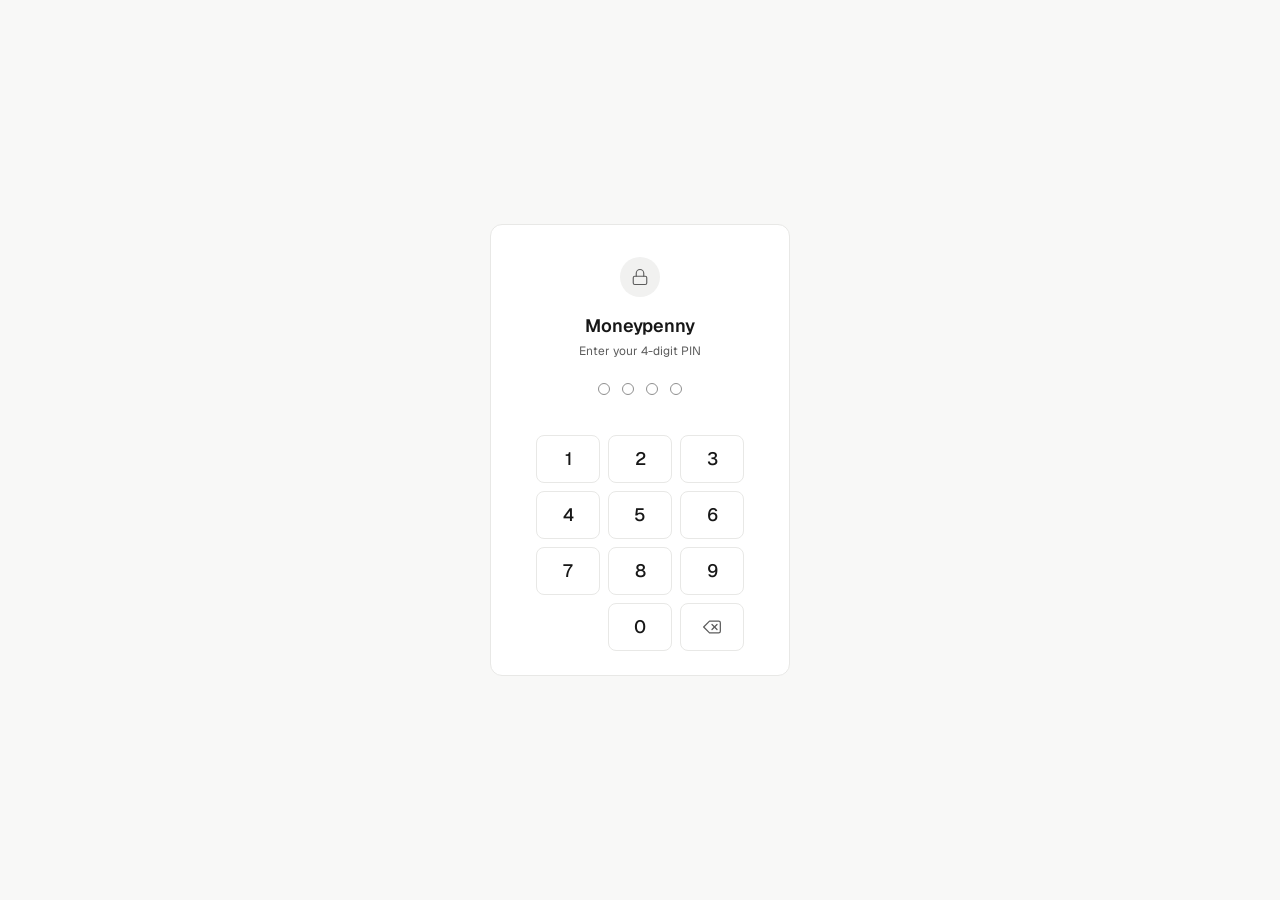
<file: moneypenny.html>
<!DOCTYPE html>
<html lang="en">
<head>
<meta charset="utf-8">
<meta name="viewport" content="width=device-width, initial-scale=1">
<title>Moneypenny</title>
<link rel="preconnect" href="https://fonts.googleapis.com">
<link rel="preconnect" href="https://fonts.gstatic.com" crossorigin>
<link href="https://fonts.googleapis.com/css2?family=Geist:wght@400;500;600&family=Geist+Mono:wght@400&display=swap" rel="stylesheet">
<style>
:root{
--bg:#ffffff;--bg-subtle:#f8f8f7;--bg-raised:#ffffff;--bg-hover:#f1f1f0;--bg-active:#ebebea;
--line:#e8e8e6;--line-control:#8f8f8f;
--ink:#171717;--ink-muted:#5c5c5c;--ink-faint:#6b6b6b;--on-ink:#ffffff;
--accent:#c2410c;--accent-soft:#fff1e8;--on-accent:#ffffff;
--success:#15803d;--success-soft:#ecf8ef;--danger:#b91c1c;--danger-soft:#fdeeee;
--shadow-xs:0 1px 2px #0000000a;--shadow-md:0 4px 12px #00000014,0 1px 3px #0000000d;
--focus-ring:0 0 0 2px #ffffff,0 0 0 4px #c2410c;
--r-xs:4px;--r-sm:6px;--r-md:8px;--r-lg:12px;--r-xl:18px;
--sans:"Geist",ui-sans-serif,system-ui,-apple-system,"Segoe UI",sans-serif;
--mono:"Geist Mono",ui-monospace,"SF Mono",Menlo,Consolas,monospace;
color-scheme:light;
}
[data-theme="dark"]{
--bg:#141414;--bg-subtle:#1a1a1a;--bg-raised:#1e1e1e;--bg-hover:#222222;--bg-active:#2a2a2a;
--line:#2a2a2a;--line-control:#6e6e6e;
--ink:#ededed;--ink-muted:#a8a8a8;--ink-faint:#8f8f8f;--on-ink:#141414;
--accent:#f08a4b;--accent-soft:#33190b;--on-accent:#141414;
--success:#4ade80;--success-soft:#11281a;--danger:#f87171;--danger-soft:#2e1414;
--shadow-xs:0 1px 2px #00000066;--shadow-md:0 8px 24px #000000b3;
--focus-ring:0 0 0 2px #141414,0 0 0 4px #f08a4b;
color-scheme:dark;
}
*{box-sizing:border-box}
html,body{margin:0;min-height:100%}
body{font:400 13px/20px var(--sans);color:var(--ink);background:var(--bg);-webkit-font-smoothing:antialiased}
[hidden]{display:none!important}
svg.i{flex:none;display:block}
.t-display{font-size:28px;line-height:34px;font-weight:600;letter-spacing:-.02em}
.t-title{font-size:18px;line-height:26px;font-weight:600;letter-spacing:-.01em}
.t-heading{font-size:14px;line-height:20px;font-weight:600}
.t-label{font-size:13px;line-height:18px;font-weight:500}
.t-caption{font-size:12px;line-height:16px}
.t-micro{font-size:11px;line-height:14px;font-weight:500;letter-spacing:.01em}
.t-id{font:400 11px/16px var(--mono)}
.t-code{font:400 12px/18px var(--mono)}
.muted{color:var(--ink-muted)}.faint{color:var(--ink-faint)}
button{font:inherit;color:inherit;cursor:pointer}
a{color:inherit}
:focus-visible{outline:none;box-shadow:var(--focus-ring)}
/* controls */
.btn{display:inline-flex;align-items:center;justify-content:center;gap:6px;height:32px;padding:0 12px;border-radius:var(--r-sm);border:1px solid var(--line);background:var(--bg-raised);color:var(--ink);font-size:13px;line-height:18px;font-weight:500;white-space:nowrap;text-decoration:none;flex:none}
.btn:hover{background:var(--bg-hover)}
.btn.sm{height:28px;padding:0 10px}
.btn.primary{background:var(--ink);border-color:var(--ink);color:var(--on-ink)}
.btn.primary:hover{opacity:.88;background:var(--ink)}
.btn.ghost{background:transparent;border-color:transparent;color:var(--ink-muted)}
.btn.ghost:hover{background:var(--bg-hover);color:var(--ink)}
.btn.danger{color:var(--danger)}
.btn.icon{width:32px;padding:0}.btn.icon.sm{width:28px}
.btn[disabled]{opacity:.45;pointer-events:none}
input,select,textarea{font:inherit;font-size:13px;color:var(--ink);background:var(--bg-raised);border:1px solid var(--line-control);border-radius:var(--r-sm);height:32px;padding:0 10px;min-width:0}
input[type=checkbox],input[type=radio]{height:auto;accent-color:var(--ink)}
select{padding-right:6px}
textarea{height:auto;padding:8px 10px;resize:vertical;line-height:20px}
input::placeholder,textarea::placeholder{color:var(--ink-faint)}
.chip{display:inline-flex;align-items:center;gap:4px;height:20px;padding:0 6px;border-radius:var(--r-xs);font-size:11px;line-height:14px;font-weight:500;background:var(--bg-hover);color:var(--ink-muted);white-space:nowrap}
.chip.accent{background:var(--accent-soft);color:var(--accent)}
.chip.success{background:var(--success-soft);color:var(--success)}
.chip.danger{background:var(--danger-soft);color:var(--danger)}
.chip.line{background:transparent;border:1px solid var(--line)}
.av{display:inline-flex;align-items:center;justify-content:center;width:20px;height:20px;border-radius:9999px;background:var(--bg-active);color:var(--ink-muted);font-size:10px;font-weight:600;letter-spacing:.01em;flex:none}
.av.lg{width:28px;height:28px;font-size:11px}
/* login */
.login{min-height:100vh;display:flex;align-items:center;justify-content:center;background:var(--bg-subtle);padding:24px}
.login-card{width:300px;background:var(--bg-raised);border:1px solid var(--line);border-radius:var(--r-lg);padding:32px 24px 24px;text-align:center;display:flex;flex-direction:column;align-items:center;gap:4px}
.login-card .lk{width:40px;height:40px;border-radius:9999px;background:var(--bg-hover);display:flex;align-items:center;justify-content:center;color:var(--ink-muted);margin-bottom:12px}
.dots{display:flex;gap:12px;margin:20px 0 4px}
.dots i{width:12px;height:12px;border-radius:9999px;border:1.5px solid var(--line-control)}
.dots i.on{background:var(--ink);border-color:var(--ink)}
.dots.shake{animation:shake .35s}
@keyframes shake{20%,60%{transform:translateX(-6px)}40%,80%{transform:translateX(6px)}}
.pin-err{height:16px;color:var(--danger)}
.keypad{display:grid;grid-template-columns:repeat(3,64px);gap:8px;margin-top:12px}
.keypad button{height:48px;border-radius:var(--r-md);border:1px solid var(--line);background:var(--bg-raised);font-size:18px;font-weight:500}
.keypad button:hover{background:var(--bg-hover)}
.keypad .blank{visibility:hidden}
.keypad .bk{display:flex;align-items:center;justify-content:center;color:var(--ink-muted)}
/* layout */
.topbar{position:sticky;top:0;z-index:20;display:flex;align-items:center;gap:16px;height:52px;padding:0 16px;background:var(--bg);border-bottom:1px solid var(--line)}
.brand{display:flex;align-items:center;gap:8px;font-weight:600}
.brand .mk{width:22px;height:22px;border-radius:var(--r-sm);background:var(--ink);color:var(--on-ink);display:flex;align-items:center;justify-content:center;font-size:11px;font-weight:600}
.nav{display:flex;gap:2px;overflow-x:auto}
.nav button{display:flex;align-items:center;gap:6px;height:30px;padding:0 10px;border-radius:var(--r-md);border:0;background:transparent;color:var(--ink-muted);font-weight:500;white-space:nowrap}
.nav button:hover{background:var(--bg-hover);color:var(--ink)}
.nav button.on{background:var(--bg-active);color:var(--ink)}
.top-right{margin-left:auto;display:flex;align-items:center;gap:4px}
.top-right .saved{margin-right:8px}
main{padding:16px 16px 48px}
.page-head{display:flex;align-items:flex-end;justify-content:space-between;gap:16px;flex-wrap:wrap;margin-bottom:16px}
.row{display:flex;align-items:center;gap:8px}
.wrap{flex-wrap:wrap}
.grow{flex:1}
/* week header */
.week-head{display:flex;align-items:center;justify-content:space-between;gap:12px;flex-wrap:wrap;margin-bottom:10px;flex:none}
.week-head .when{display:flex;align-items:center;gap:8px}
.focus-sel{display:flex;align-items:center;gap:6px}
.focus-sel select{height:28px}
.strip{display:flex;gap:4px;overflow-x:auto;padding:2px 2px 10px;flex:none}
.wchip{display:flex;flex-direction:column;gap:4px;flex:1 0 auto;padding:6px 9px;border-radius:var(--r-md);border:1px solid var(--line);background:var(--bg-raised);text-align:left}
.wchip:hover{background:var(--bg-hover)}
.wchip.on{background:var(--bg-active);border-color:var(--bg-active)}
.wchip .l1,.wchip .l2{display:flex;align-items:center;gap:6px;white-space:nowrap}
.wchip .l2{justify-content:space-between}
.wchip.on .faint{color:var(--ink-muted)}
.wchip.now .l1::after{content:"";width:5px;height:5px;border-radius:9999px;background:var(--ink)}
.wchip .bars{display:flex;gap:1px}
.wchip .bars i{width:3px;height:8px;border-radius:1px;background:var(--bg-active)}
.wchip .bars i.f{background:var(--ink-muted)}
.wchip.on .bars i{background:var(--bg-raised)}
.wchip.on .bars i.f{background:var(--ink-muted)}
/* week body */
.week-body{display:grid;grid-template-columns:minmax(0,1fr) 340px;gap:16px;align-items:stretch}
@media (max-width:1240px){.week-body{grid-template-columns:minmax(0,1fr)}}
.board-wrap{overflow:auto;padding-bottom:2px}
.board{display:grid;grid-template-columns:minmax(150px,176px) 58px repeat(7,minmax(112px,1fr));column-gap:8px;min-width:1080px}
.col{min-width:0}
.col.day,.col.labels{display:grid;grid-template-rows:subgrid}
.col.day{background:var(--bg-subtle);border-radius:var(--r-lg);padding:0 6px 6px}
.col.backlog{background:var(--bg-subtle);border-radius:var(--r-lg);padding:0 6px 6px;display:flex;flex-direction:column;min-height:0}
.col-head{height:40px;display:flex;align-items:center;gap:6px;padding:0 4px}
.col.past .col-head{opacity:.6}
.wk-id{justify-content:flex-end}
.rlabel{padding-top:14px;text-align:right}.rlabel .ls{display:none}
.cell{position:relative;margin-top:6px;min-height:44px;border-radius:var(--r-md);padding:4px;display:flex;flex-direction:column;gap:4px;border:1px solid transparent}
.cell.open{border:1px dashed var(--line-control)}
.cell.open.past{border-color:var(--line)}
.cell.past .card{opacity:.55}
.drop-hint{flex:1;display:flex;align-items:center;justify-content:center;color:var(--ink-faint);font-size:12px;font-weight:500;pointer-events:none}
.stack{display:flex;flex-direction:column;gap:4px;flex:1;min-height:60px;border-radius:var(--r-md);padding:2px;overflow:auto}
.col-hint{padding:0 4px 8px}
/* cards */
[data-c]{--acf:var(--ac);--acb:color-mix(in srgb,var(--ac),#000 13%);--acr:color-mix(in srgb,var(--ac) 60%,var(--bg-subtle))}
[data-theme="dark"] [data-c]{--acf:color-mix(in srgb,var(--ac) 20%,#1e1e1e);--acb:color-mix(in srgb,var(--ac) 42%,#1e1e1e);--acr:color-mix(in srgb,var(--ac) 11%,#1a1a1a)}
@supports (color: oklch(from red l c h)){[data-theme="dark"] [data-c]{--acf:oklch(from var(--ac) 0.32 calc(c * 2.4) h);--acb:oklch(from var(--ac) 0.44 calc(c * 2.6) h);--acr:oklch(from var(--ac) 0.25 calc(c * 1.8) h)}}
.card{position:relative;background:var(--acf,var(--bg-raised));border:1px solid var(--acb,var(--line));border-radius:var(--r-md);padding:6px 8px;cursor:grab;user-select:none;min-width:0}
.card:hover{box-shadow:var(--shadow-xs);border-color:var(--acb,var(--line-control));filter:saturate(1.25)}
.card.tentative{border-style:dashed;border-color:var(--line-control)}
.card.routine{background:var(--acr,transparent);border-color:transparent;padding:3px 6px;color:var(--ink-muted)}
.card.routine:hover{background:var(--acf,var(--bg-hover));box-shadow:none;border-color:transparent}
.card-top{display:flex;align-items:flex-start;gap:6px;min-width:0}
.card-ic{color:var(--ink-muted);padding-top:2px}
.card-title{font-size:13px;line-height:18px;font-weight:500;display:-webkit-box;-webkit-line-clamp:2;-webkit-box-orient:vertical;overflow:hidden;word-break:break-word;flex:1;min-width:0}
.card.routine .card-title{font-weight:400;-webkit-line-clamp:1}
.card-title.editing{display:block;-webkit-line-clamp:unset;overflow:visible;outline:none;box-shadow:var(--focus-ring);border-radius:3px;background:var(--bg-raised);color:var(--ink);cursor:text;user-select:text;padding:0 2px}
.card-meta{display:flex;align-items:center;gap:2px;margin-top:5px;flex-wrap:wrap}
.card-meta .t-micro{margin-left:4px}
.card-meta .av{cursor:grab}
.card-meta .av:hover{background:var(--ink-muted);color:var(--bg)}
.card-acts{position:absolute;top:3px;right:3px;display:none;gap:1px;background:var(--bg-raised);border-radius:var(--r-sm);padding:1px;box-shadow:var(--shadow-xs)}
.card:hover .card-acts,.card:focus-within .card-acts{display:flex}
.ca{width:22px;height:22px;border-radius:var(--r-xs);border:0;background:transparent;color:var(--ink-muted);display:flex;align-items:center;justify-content:center;padding:0;text-decoration:none;flex:none}
.ca:hover{background:var(--bg-active);color:var(--ink)}
.is-dragging{opacity:.4}
.drop-hover{background:var(--bg-active)!important;border-color:var(--ink)!important}
.card.drop-hover{box-shadow:0 0 0 2px var(--ink)}
/* trash zone */
.trash{position:fixed;left:50%;top:60px;transform:translateX(-50%);display:none;align-items:center;justify-content:center;gap:10px;height:84px;width:min(760px,70vw);border-radius:var(--r-lg);background:var(--bg-raised);border:2px dashed var(--danger);color:var(--danger);font-size:15px;font-weight:500;box-shadow:var(--shadow-md);z-index:40}
.trash svg{width:22px;height:22px}
body.dragging .trash{display:flex}
.trash.drop-hover{background:var(--danger-soft)!important;border-color:var(--danger)!important}
.chip.today{background:var(--ink-muted);color:var(--on-ink)}
.col.day.today{background:var(--bg-active)}
.cell.pickable{cursor:pointer}
.cell.pickable:hover{background:var(--bg-hover)}
.cell.picked{border:2px solid var(--ink);background:var(--bg-raised)}
.pick-n{margin:auto;width:24px;height:24px;border-radius:9999px;background:var(--ink);color:var(--on-ink);font-size:12px;font-weight:600;display:flex;align-items:center;justify-content:center}
.org{display:flex;flex-direction:column;overflow:auto;min-height:0;flex:1}
.ostep{padding:12px 0;border-top:1px solid var(--line)}
.ostep .oh{display:flex;align-items:center;gap:8px;margin-bottom:8px;min-height:24px}
.ostep .oh:last-child{margin-bottom:0}
.ostep .num{width:20px;height:20px;border-radius:9999px;background:var(--bg-active);color:var(--ink-muted);font-size:11px;font-weight:600;display:flex;align-items:center;justify-content:center;flex:none}
.ostep.done .num{background:var(--ink);color:var(--on-ink)}
.ostep.locked{opacity:.45;pointer-events:none}
button.achip{font:inherit;text-align:left;cursor:pointer;color:var(--ink)}
.achip.on{box-shadow:0 0 0 2px var(--ink)}
.ochips{display:flex;flex-wrap:wrap;gap:4px}
.oq{height:28px;width:100%}
.olist{max-height:170px;overflow:auto;margin:6px -6px 0}
.orow{display:flex;align-items:center;gap:8px;width:100%;padding:5px 6px;border:0;background:transparent;border-radius:var(--r-md);text-align:left;min-width:0}
.orow:hover{background:var(--bg-hover)}
.orow.on{background:var(--bg-active)}
.ck{width:16px;height:16px;border:1.5px solid var(--line-control);border-radius:4px;display:flex;align-items:center;justify-content:center;flex:none}
.orow.on .ck{background:var(--ink);border-color:var(--ink);color:var(--on-ink)}
.org textarea{width:100%;font-size:12px;line-height:18px}
.send-row{display:flex;flex-wrap:wrap;gap:6px;margin-top:10px}
.msg-field{margin-bottom:14px}
.msg-field textarea,.msg-field input{width:100%}
.msg-preview{margin-top:6px;padding:8px 10px;border-radius:var(--r-md);background:var(--bg-subtle);border:1px solid var(--line);white-space:pre-wrap;color:var(--ink-muted)}
.msg-grid{display:grid;grid-template-columns:150px 1fr;gap:6px 10px;align-items:center}
.msg-grid input{height:28px}
.msg-k{display:flex;align-items:center;gap:8px;font-weight:500}
.msg-k .ic{width:22px;height:22px;border-radius:var(--r-xs);display:flex;align-items:center;justify-content:center;color:var(--ink-muted);background:var(--acf,var(--bg-hover))}
.chip[data-c]{background:var(--acf);color:var(--ink)}
.col.day.today{background:#4a4a4a}
[data-theme="dark"] .col.day.today{background:#3d3d3d}
.col.day.today .col-head .t-heading,.col.day.today .col-head .t-caption,.col.day.today .col-head{color:#fff;opacity:1}
.col.day.today .cell.open{border-color:#ffffff80}
.col.day.today .drop-hint{color:#ffffffcc}
.col.day.today .cell.pickable:hover{background:#ffffff1f}
.chip.today{background:#fff !important;color:#171717 !important}
.pollpage{min-height:100vh;background:var(--bg-subtle);padding:32px 16px}
.pp-card{max-width:460px;margin:0 auto;background:var(--bg-raised);border:1px solid var(--line);border-radius:var(--r-lg);padding:24px}
.pp-card input{width:100%;height:40px;font-size:15px}
.pp-info{display:flex;align-items:center;gap:8px;margin-top:12px;padding:8px 10px;border-radius:var(--r-md);background:var(--bg-subtle);color:var(--ink-muted)}
.pp-opts{display:flex;flex-direction:column;gap:6px}
.pp-opt{display:flex;align-items:center;gap:10px;min-height:44px;padding:8px 12px;border:1px solid var(--line);border-radius:var(--r-md);background:var(--bg-raised);text-align:left;font-size:14px}
.pp-opt:hover{background:var(--bg-hover)}
.pp-opt.on{border-color:var(--ink);background:var(--bg-hover)}
.pp-opt.on .ck{background:var(--ink);border-color:var(--ink);color:var(--on-ink)}
.pp-opt[disabled]{opacity:.5;cursor:default}
.ck.round{border-radius:9999px}
.pp-send{width:100%;height:46px;margin-top:16px;font-size:15px}
.pp-send.off{opacity:.4}
.prw{display:grid;grid-template-columns:minmax(120px,170px) 1fr 24px auto;grid-template-areas:"l b c btn" "n n n n";align-items:center;gap:4px 10px;padding:8px 0;border-top:1px solid var(--line)}
.prw.win .prl .t-label{color:var(--success)}
.prl{grid-area:l;display:flex;align-items:center;gap:6px;flex-wrap:wrap}
.prb{grid-area:b;height:8px;border-radius:9999px;background:var(--bg-active);overflow:hidden}
.prb i{display:block;height:100%;background:var(--ink)}
.prc{grid-area:c;text-align:right}
.prn{grid-area:n}
.prw .btn{grid-area:btn}
.wx{margin-left:auto;display:inline-flex;align-items:center;gap:4px;color:var(--ink-muted);cursor:default}
.wx .t-label{color:var(--ink)}
.wx-min{font-size:12px;color:var(--ink-faint)}
.col.day.today .wx,.col.day.today .wx .t-label,.col.day.today .wx-min{color:#fff}
.wx-cell{position:absolute;top:3px;right:5px;display:inline-flex;align-items:center;gap:2px;font-size:11px;font-weight:500;color:var(--ink-muted);pointer-events:auto;z-index:1}
.wx-cell.low{top:auto;bottom:3px}
.col.day.today .wx-cell{color:#fff}
/* palette */
.palette{display:flex;flex-direction:column;gap:12px;min-height:0;min-width:0}
.pcard{background:var(--bg-raised);border:1px solid var(--line);border-radius:var(--r-lg);padding:12px 14px}
.pcard-head{display:flex;align-items:center;gap:6px;margin-bottom:8px}
.pcard-head .grow{flex:1}
.acts{display:grid;grid-template-columns:1fr 1fr;gap:4px}
.achip{display:flex;align-items:center;gap:6px;height:32px;padding:0 8px;border:1px solid var(--acb,var(--line));border-radius:var(--r-md);background:var(--acf,var(--bg-raised));cursor:grab;user-select:none;min-width:0}
.achip:hover{filter:saturate(1.3);border-color:var(--line-control)}
.achip .ic{color:var(--ink-muted)}
.achip .nm{flex:1;min-width:0;font-weight:500;white-space:nowrap;overflow:hidden;text-overflow:ellipsis}
.achip .ct{font-size:12px;color:var(--ink-muted);white-space:nowrap;display:inline-flex;align-items:center;gap:2px}
.achip .ct.met{color:var(--success)}
.achip.focus{border-color:var(--ink)}
.people-card{display:flex;flex-direction:column;min-height:0;flex:1}
.psearch{margin-bottom:6px}
.psearch input{height:28px;width:100%}
.plist{flex:1;min-height:0;max-height:460px;overflow:auto;margin:0 -8px;padding:0 2px}
.prow{display:flex;align-items:center;gap:8px;padding:5px 6px;border-radius:var(--r-md);cursor:grab;user-select:none}
.prow:hover{background:var(--bg-hover)}
.pinfo{flex:1;min-width:0}
.pinfo .nm{display:flex;align-items:center;gap:6px}
.pact{display:flex;gap:1px}
.pgroup{display:flex;align-items:center;gap:6px;padding:8px 6px 4px;position:sticky;top:0;background:var(--bg-raised);z-index:1}
.ellip{white-space:nowrap;overflow:hidden;text-overflow:ellipsis}
.ok{display:inline-flex;align-items:center;gap:3px;color:var(--success);font-size:12px;font-weight:500;justify-content:flex-end}
.empty{color:var(--ink-faint);font-size:12px;padding:4px 6px}
.sep{height:1px;background:var(--line);margin:8px 0}
/* fit the week view to the screen on large displays */
@media (min-width:1241px) and (min-height:620px){
body.fit #app{height:100vh;display:flex;flex-direction:column}
body.fit main{flex:1;min-height:0;display:flex;flex-direction:column;padding-bottom:16px}
body.fit .week-body{flex:1;min-height:0;grid-template-rows:minmax(0,1fr)}
body.fit .board-wrap{min-height:0}
body.fit .board{height:100%}
body.fit .col.backlog{contain:size}
body.fit .cell{overflow:auto;min-height:0}
body.fit .palette{min-height:0;overflow:hidden}
body.fit .plist{max-height:none}
}
/* overview */
.ov-wrap{overflow-x:auto;border:1px solid var(--line);border-radius:var(--r-lg)}
.ov{display:grid;min-width:1100px}
.ov > div{border-bottom:1px solid var(--line);min-width:0}
.ov .h1,.ov .h2{background:var(--bg-subtle);padding:6px 6px;position:sticky;top:0}
.ov .h1{font-weight:600;font-size:12px;border-left:1px solid var(--line)}
.ov .h2{font-size:11px;color:var(--ink-muted);border-left:1px solid var(--line)}
.ov .h2.day-start{border-left:1px solid var(--line)}
.ov .wk{padding:6px 10px;display:flex;flex-direction:column;justify-content:center;background:var(--bg-raised);border:0;border-bottom:1px solid var(--line);text-align:left}
.ov .wk:hover{background:var(--bg-hover)}
.ov .oc{padding:3px;display:flex;flex-direction:column;gap:2px;border-left:1px solid var(--line);min-height:40px}
.ov .oc.daystart{border-left:1px solid var(--line-control)}
.ov .oc.open{background:repeating-linear-gradient(0deg,transparent,transparent)}
.ov .oc .ob{flex:1;border:1px dashed var(--line-control);border-radius:var(--r-xs);background:transparent;min-height:30px}
.ov .oc .ob:hover{background:var(--bg-hover)}
.ov .oc.off{background:var(--bg-subtle)}
.ov .rowcur > *{background:var(--bg-hover)}
.ov .past{opacity:.5}
.opill{display:flex;align-items:center;gap:4px;padding:2px 4px;border-radius:var(--r-xs);background:var(--acf,var(--bg-raised));border:1px solid var(--acb,var(--line));font-size:11px;line-height:14px;font-weight:500;cursor:grab;min-width:0}
.opill span{white-space:nowrap;overflow:hidden;text-overflow:ellipsis}
.opill.routine{background:var(--acr,transparent);border-color:transparent;color:var(--ink-muted);font-weight:400}
.opill.tentative{border-style:dashed;border-color:var(--line-control)}
.opill svg{color:var(--ink-muted)}
.ov .sum{padding:6px 10px;display:flex;flex-direction:column;justify-content:center;border-left:1px solid var(--line)}
.legend{display:flex;gap:16px;align-items:center;flex-wrap:wrap;margin-bottom:12px}
.legend span{display:inline-flex;align-items:center;gap:6px}
.sw{width:22px;height:14px;border-radius:3px;display:inline-block}
/* tables */
.tabs{display:flex;gap:2px;flex-wrap:wrap}
.tabs button{height:28px;padding:0 10px;border-radius:var(--r-sm);border:0;background:transparent;color:var(--ink-muted);font-weight:500}
.tabs button:hover{background:var(--bg-hover);color:var(--ink)}
.tabs button.on{background:var(--bg-active);color:var(--ink)}
.tbl-wrap{overflow-x:auto;border:1px solid var(--line);border-radius:var(--r-lg)}
table.tbl{width:100%;border-collapse:collapse;min-width:980px}
.tbl th{text-align:left;font-size:12px;font-weight:500;color:var(--ink-muted);background:var(--bg-subtle);padding:8px 10px;border-bottom:1px solid var(--line);white-space:nowrap}
.tbl td{padding:8px 10px;border-bottom:1px solid var(--line);vertical-align:middle}
.tbl tr:last-child td{border-bottom:0}
.tbl tbody tr:hover td{background:var(--bg-subtle)}
.pcell{display:flex;align-items:center;gap:8px}
/* settings cards */
.grid2{display:grid;grid-template-columns:repeat(auto-fit,minmax(420px,1fr));gap:16px;align-items:start}
.scard{background:var(--bg-raised);border:1px solid var(--line);border-radius:var(--r-lg);padding:16px}
.scard h3{margin:0 0 2px;font-size:14px;line-height:20px;font-weight:600}
.scard .desc{color:var(--ink-muted);margin:0 0 12px}
.act-row{display:grid;grid-template-columns:28px 1fr 64px 112px 104px 28px;gap:6px;align-items:center;margin-bottom:6px}
.act-row .ip{display:flex;align-items:center;justify-content:center;color:var(--ink-muted)}
.cwrap{position:relative}
.cbtn{width:28px;height:28px;border-radius:var(--r-sm);border:1px solid var(--acb,var(--line));background:var(--acf,var(--bg-raised));color:var(--ink);display:flex;align-items:center;justify-content:center;padding:0}
.cbtn:hover{border-color:var(--line-control)}
.cpop{position:absolute;top:34px;left:0;z-index:30;width:224px;background:var(--bg-raised);border:1px solid var(--line);border-radius:var(--r-lg);box-shadow:var(--shadow-md);padding:10px}
.cgrid{display:grid;grid-template-columns:repeat(7,1fr);gap:6px}
.sw-btn{width:24px;height:24px;border-radius:9999px;border:1px solid var(--acb,var(--line));background:var(--acf);padding:0;display:flex;align-items:center;justify-content:center;color:var(--ink)}
.sw-btn.on{box-shadow:0 0 0 2px var(--bg-raised),0 0 0 3.5px var(--ink)}
.cpop .custom{display:flex;align-items:center;gap:8px;margin-top:10px;font-size:12px;color:var(--ink-muted)}
.cpop input[type=color]{width:36px;height:24px;padding:0 2px;border-radius:var(--r-xs);cursor:pointer}
.act-row input,.act-row select,.rt-row input,.rt-row select{height:28px}
.act-head{color:var(--ink-muted);font-size:12px;margin-bottom:4px}
.free-grid{display:grid;grid-template-columns:76px repeat(7,1fr);gap:4px}
.free-grid .fh{font-size:12px;color:var(--ink-muted);text-align:center}
.free-grid .fl{font-size:12px;color:var(--ink-muted);display:flex;align-items:center}
.ft{height:32px;border-radius:var(--r-sm);border:1px dashed var(--line-control);background:transparent;color:var(--ink-faint);font-size:11px;font-weight:500}
.ft.on{border:1px solid var(--line-control);background:var(--bg-active);color:var(--ink)}
.rt-row{display:grid;grid-template-columns:150px 1fr 120px 28px;gap:6px;align-items:center;margin-bottom:6px}
/* sync */
.code-box{width:100%;min-height:320px;font:400 12px/18px var(--mono);white-space:pre;background:var(--bg-subtle);border:1px solid var(--line);border-radius:var(--r-md);padding:10px 12px;color:var(--ink)}
.dropzone{border:1px dashed var(--line-control);border-radius:var(--r-md);padding:14px;display:flex;align-items:center;gap:10px;margin-bottom:10px}
.dropzone.drop-hover{background:var(--bg-hover)}
.diff{margin-top:12px;border:1px solid var(--line);border-radius:var(--r-md);padding:10px 12px;background:var(--bg-subtle)}
.diff ul{margin:6px 0 0;padding-left:18px}
.diff li{margin:2px 0}
.radio{display:inline-flex;align-items:center;gap:6px;margin-right:14px}
/* dialog */
.overlay{position:fixed;inset:0;background:#0000004d;display:flex;align-items:flex-start;justify-content:center;padding:8vh 16px 16px;z-index:50;overflow:auto}
.dialog{width:460px;max-width:100%;background:var(--bg-raised);border:1px solid var(--line);border-radius:var(--r-lg);box-shadow:var(--shadow-md)}
.dlg-head{display:flex;align-items:center;justify-content:space-between;padding:14px 16px 6px}
.dlg-body{padding:6px 16px 4px;display:flex;flex-direction:column;gap:12px}
.dlg-foot{display:flex;align-items:center;gap:8px;padding:14px 16px 16px}
.field{display:flex;flex-direction:column;gap:4px}
.field > label,.field > .lbl{font-size:13px;font-weight:500}
.field .hint{font-size:12px;color:var(--ink-muted)}
.two{display:grid;grid-template-columns:1fr 1fr;gap:10px}
.three{display:grid;grid-template-columns:1fr 1fr 1fr;gap:10px}
.seg{display:inline-flex;border:1px solid var(--line);border-radius:var(--r-sm);padding:2px;gap:2px;align-self:flex-start}
.seg button{height:24px;padding:0 10px;border-radius:4px;border:0;background:transparent;color:var(--ink-muted);font-weight:500;font-size:12px}
.seg button.on{background:var(--bg-active);color:var(--ink)}
.chips-in{display:flex;flex-wrap:wrap;gap:4px;align-items:center;min-height:32px;border:1px solid var(--line-control);border-radius:var(--r-sm);padding:3px 4px}
.chips-in input{border:0;height:24px;flex:1;min-width:120px;padding:0 4px;background:transparent}
.chips-in input:focus-visible{box-shadow:none}
.pchip{display:inline-flex;align-items:center;gap:4px;height:24px;padding:0 4px 0 6px;border-radius:var(--r-xs);background:var(--bg-hover);font-size:12px;font-weight:500}
.pchip button{border:0;background:transparent;color:var(--ink-faint);width:16px;height:16px;display:flex;align-items:center;justify-content:center;padding:0;border-radius:3px}
.pchip button:hover{background:var(--bg-active);color:var(--ink)}
.chk{display:inline-flex;align-items:center;gap:6px;font-size:13px}
/* toast */
.toast{position:fixed;left:50%;bottom:24px;transform:translate(-50%,20px);opacity:0;pointer-events:none;display:flex;align-items:center;gap:12px;background:var(--ink);color:var(--on-ink);padding:10px 14px;border-radius:var(--r-md);box-shadow:var(--shadow-md);transition:.18s;z-index:60;max-width:calc(100% - 32px)}
.toast.show{opacity:1;transform:translate(-50%,0);pointer-events:auto}
.toast button{border:0;background:transparent;color:var(--on-ink);font-weight:600;text-decoration:underline;padding:0}
body.dragging .toast{opacity:0}
@media (max-width:720px){
.topbar{gap:8px;padding:0 8px}.brand .nm,.top-right .saved{display:none}
main{padding:12px 10px 40px}
.grid2{grid-template-columns:1fr}
.act-row{grid-template-columns:24px 1fr 52px 92px 28px}.act-row .icsel{display:none}
.nav .nl{display:none}
.board{grid-template-columns:120px 40px repeat(7,minmax(132px,1fr));min-width:0}
.rlabel{font-size:11px}.rlabel .lf{display:none}.rlabel .ls{display:inline}
}
</style>
</head>
<body>
<noscript>Moneypenny needs JavaScript.</noscript>
<div id="login" class="login" hidden>
<div class="login-card" role="dialog" aria-label="Unlock Moneypenny">
<div class="lk" id="lk-ic"></div>
<div class="t-title">Moneypenny</div>
<div class="t-caption muted">Enter your 4-digit PIN</div>
<div class="dots" id="dots" aria-hidden="true"><i></i><i></i><i></i><i></i></div>
<div class="pin-err t-caption" id="pin-err" aria-live="polite"></div>
<div class="keypad" id="keypad"></div>
</div>
</div>
<div id="app" hidden>
<header class="topbar">
<div class="brand"><span class="mk">M</span><span class="nm t-label">Moneypenny</span></div>
<nav class="nav" id="nav" aria-label="Views"></nav>
<div class="top-right">
<span class="t-caption faint saved" id="saved">Saved on this device</span>
<button class="btn ghost icon sm" data-act="undo" aria-label="Undo" title="Undo (Ctrl+Z)" id="undo-btn"></button>
<button class="btn ghost icon sm" data-act="theme" aria-label="Toggle dark mode" id="theme-btn"></button>
<button class="btn ghost icon sm" data-act="lock" aria-label="Lock" title="Lock" id="lock-btn"></button>
</div>
</header>
<main id="main"></main>
<div class="trash" data-drop="trash" id="trash"></div>
</div>
<div id="pollpage" class="pollpage" hidden></div>
<div id="modal-root"></div>
<div class="toast" id="toast" role="status" aria-live="polite"></div>
<script>
'use strict';
const SEED = {"version": 1, "activities": [{"name": "Gym", "target": 4, "best": "lunch", "icon": "gym"}, {"name": "Padel", "target": 2, "best": "any", "icon": "padel"}, {"name": "Music", "target": 1, "best": "evening", "icon": "music"}, {"name": "Movie", "target": 1, "best": "evening", "icon": "movie"}, {"name": "Run/Bike", "target": 1, "best": "morning", "icon": "bike"}, {"name": "Family", "target": 1, "best": "weekend", "icon": "family"}, {"name": "Friends", "target": 1, "best": "evening", "icon": "friends"}, {"name": "Cris", "target": 1, "best": "evening", "icon": "heart"}, {"name": "Videogame", "target": 0, "best": "any", "icon": "game"}, {"name": "Viaje", "target": 0, "best": "any", "icon": "plane"}, {"name": "Other", "target": 0, "best": "any", "icon": "circle"}], "free": {"mon": ["lunch", "evening"], "tue": ["lunch", "evening"], "wed": ["lunch", "evening"], "thu": ["lunch", "evening"], "fri": ["lunch", "afternoon", "evening"], "sat": ["morning", "evening"], "sun": ["morning", "evening"]}, "people": [{"name": "Cris", "category": "Wife", "priority": "High", "every": 1, "wa": "Cristina Tarazona Oliveros", "group": "", "padelGroup": "Family", "padelLevel": "1", "padelChat": "", "lastSeen": "", "notes": ""}, {"name": "Guille", "category": "Family", "priority": "Mid", "every": 4, "wa": "Guillermo Aguirre De Carcer", "group": "Madrid - Hong Kong", "padelGroup": "", "padelLevel": "", "padelChat": "", "lastSeen": "", "notes": ""}, {"name": "Padres", "category": "Family", "priority": "Mid", "every": 4, "wa": "Piedad Domínguez Martínez", "group": "Madrid - Hong Kong", "padelGroup": "", "padelLevel": "", "padelChat": "", "lastSeen": "", "notes": ""}, {"name": "Constanza", "category": "Friends", "priority": "High", "every": 2, "wa": "Constanza Aroca Lecumberri", "group": "", "padelGroup": "", "padelLevel": "", "padelChat": "", "lastSeen": "", "notes": ""}, {"name": "Ico", "category": "Family", "priority": "High", "every": 2, "wa": "Rodrigo Aguirre De Cárcer Churruca", "group": "", "padelGroup": "", "padelLevel": "", "padelChat": "", "lastSeen": "", "notes": ""}, {"name": "Clara", "category": "Family", "priority": "High", "every": 2, "wa": "Clara Aguirre De Cárcer Churruca", "group": "", "padelGroup": "", "padelLevel": "", "padelChat": "", "lastSeen": "", "notes": ""}, {"name": "Edu", "category": "Friends", "priority": "High", "every": 2, "wa": "Eduardo De Velasco Marín", "group": "", "padelGroup": "Comillas", "padelLevel": "1", "padelChat": "", "lastSeen": "", "notes": ""}, {"name": "Marta", "category": "Friends", "priority": "Low", "every": 8, "wa": "Marta Tena De La Peña", "group": "", "padelGroup": "", "padelLevel": "", "padelChat": "", "lastSeen": "", "notes": ""}, {"name": "ETSAM", "category": "Friends", "priority": "Mid", "every": 4, "wa": "", "group": "ETSAM babies", "padelGroup": "", "padelLevel": "", "padelChat": "", "lastSeen": "", "notes": ""}, {"name": "Rotterdam", "category": "Friends", "priority": "Mid", "every": 4, "wa": "", "group": "Roterdamers", "padelGroup": "", "padelLevel": "", "padelChat": "", "lastSeen": "", "notes": ""}, {"name": "Fran", "category": "Friends", "priority": "High", "every": 2, "wa": "Francisco González Moyano", "group": "Sala Sareb", "padelGroup": "", "padelLevel": "", "padelChat": "", "lastSeen": "", "notes": ""}, {"name": "Alvaro G.", "category": "Friends", "priority": "High", "every": 2, "wa": "Alvaro García-Alegre de la Torre", "group": "Sala Sareb", "padelGroup": "", "padelLevel": "", "padelChat": "", "lastSeen": "", "notes": ""}, {"name": "Jaime", "category": "Friends", "priority": "Low", "every": 8, "wa": "Jaime Churruca", "group": "Santa", "padelGroup": "Friends", "padelLevel": "2", "padelChat": "Paddel", "lastSeen": "", "notes": ""}, {"name": "Teruel", "category": "Friends", "priority": "Mid", "every": 4, "wa": "Cristina Teruel Muñoz", "group": "Nos vemos?", "padelGroup": "", "padelLevel": "", "padelChat": "", "lastSeen": "", "notes": ""}, {"name": "Juan A.", "category": "Friends", "priority": "Mid", "every": 4, "wa": "Juan Carlos Amaro Calero", "group": "Nos vemos?", "padelGroup": "", "padelLevel": "", "padelChat": "", "lastSeen": "", "notes": ""}, {"name": "Alberto P.", "category": "Friends", "priority": "Low", "every": 8, "wa": "Alberto Palacios Anaut", "group": "Nos vemos?", "padelGroup": "Friends", "padelLevel": "1", "padelChat": "Paddel", "lastSeen": "", "notes": ""}, {"name": "Borja", "category": "Friends", "priority": "Mid", "every": 4, "wa": "Borja Iribarne", "group": "Nos vemos?", "padelGroup": "Friends", "padelLevel": "2", "padelChat": "Paddel", "lastSeen": "", "notes": ""}, {"name": "Carlos V.", "category": "Friends", "priority": "Low", "every": 8, "wa": "Carlos Vaquero Andreu", "group": "Nos vemos?", "padelGroup": "", "padelLevel": "", "padelChat": "", "lastSeen": "", "notes": ""}, {"name": "Draco", "category": "Friends", "priority": "High", "every": 2, "wa": "Draco Gonzalez Del Amo Illescas", "group": "Nos vemos?", "padelGroup": "", "padelLevel": "", "padelChat": "", "lastSeen": "", "notes": ""}, {"name": "Guillermo", "category": "Friends", "priority": "Low", "every": 8, "wa": "Guillermo Blanco Santos", "group": "Nos vemos?", "padelGroup": "Friends", "padelLevel": "2", "padelChat": "Paddel", "lastSeen": "", "notes": ""}, {"name": "Javier", "category": "Friends", "priority": "Low", "every": 8, "wa": "Javier Palacín", "group": "Nos vemos?", "padelGroup": "", "padelLevel": "", "padelChat": "", "lastSeen": "", "notes": ""}, {"name": "Carmen", "category": "Friends", "priority": "Low", "every": 8, "wa": "Carmen Cuéllar Pérez", "group": "Nos vemos?", "padelGroup": "", "padelLevel": "", "padelChat": "", "lastSeen": "", "notes": ""}, {"name": "Pedro", "category": "Friends", "priority": "Mid", "every": 4, "wa": "Pedro Malagón Marzo", "group": "Nos vemos?", "padelGroup": "Friends", "padelLevel": "2", "padelChat": "Paddel", "lastSeen": "", "notes": ""}, {"name": "Amigos Cris", "category": "Wife", "priority": "Low", "every": 8, "wa": "", "group": "", "padelGroup": "", "padelLevel": "", "padelChat": "", "lastSeen": "", "notes": ""}, {"name": "Alberto C.", "category": "Padel", "priority": "Low", "every": 8, "wa": "Alberto Caballero Miguel", "group": "", "padelGroup": "Goyeneche", "padelLevel": "2", "padelChat": "Padeleros Goyeneche", "lastSeen": "", "notes": ""}, {"name": "Raul G.", "category": "Padel", "priority": "Low", "every": 8, "wa": "Raul Pádel Goyeneche", "group": "", "padelGroup": "Goyeneche", "padelLevel": "2", "padelChat": "Padeleros Goyeneche", "lastSeen": "", "notes": ""}, {"name": "Diego", "category": "Padel", "priority": "Low", "every": 8, "wa": "Diego Casanova", "group": "", "padelGroup": "Goyeneche", "padelLevel": "1", "padelChat": "Padeleros Goyeneche", "lastSeen": "", "notes": ""}, {"name": "Charlie", "category": "Family", "priority": "Low", "every": 8, "wa": "", "group": "", "padelGroup": "Family", "padelLevel": "1", "padelChat": "", "lastSeen": "", "notes": ""}, {"name": "Alberto V.", "category": "Padel", "priority": "Low", "every": 8, "wa": "Alberto Velasco", "group": "", "padelGroup": "Neighbour", "padelLevel": "1", "padelChat": "Aravaca Playtomic", "lastSeen": "", "notes": ""}, {"name": "Alfonso", "category": "Padel", "priority": "Low", "every": 8, "wa": "Alfonso Asterio Móvil Personal", "group": "", "padelGroup": "Neighbour", "padelLevel": "1", "padelChat": "Aravaca Playtomic", "lastSeen": "", "notes": ""}, {"name": "Carlos (vecino)", "category": "Padel", "priority": "Low", "every": 8, "wa": "Carlos vecino Vecino urba", "group": "", "padelGroup": "Neighbour", "padelLevel": "2", "padelChat": "Aravaca Playtomic", "lastSeen": "", "notes": ""}, {"name": "Felipe", "category": "Padel", "priority": "Low", "every": 8, "wa": "Felipe Vecino", "group": "", "padelGroup": "Neighbour", "padelLevel": "3", "padelChat": "Aravaca Playtomic", "lastSeen": "", "notes": ""}, {"name": "Gonzalo", "category": "Padel", "priority": "Low", "every": 8, "wa": "Gonzalo Vecino", "group": "", "padelGroup": "Neighbour", "padelLevel": "1", "padelChat": "Aravaca Playtomic", "lastSeen": "", "notes": ""}, {"name": "Paul", "category": "Padel", "priority": "Low", "every": 8, "wa": "Paul Helenca", "group": "", "padelGroup": "Neighbour", "padelLevel": "2", "padelChat": "Aravaca Playtomic", "lastSeen": "", "notes": ""}, {"name": "Alvaro C.", "category": "Padel", "priority": "Low", "every": 8, "wa": "Alvaro Corsisni Perez", "group": "", "padelGroup": "Comillas", "padelLevel": "1", "padelChat": "", "lastSeen": "", "notes": ""}, {"name": "Juan P.", "category": "Padel", "priority": "Low", "every": 8, "wa": "Juan Peña", "group": "", "padelGroup": "Comillas", "padelLevel": "1", "padelChat": "", "lastSeen": "", "notes": ""}, {"name": "Joaquín", "category": "Padel", "priority": "Low", "every": 8, "wa": "Joaquín Cordero", "group": "", "padelGroup": "Comillas", "padelLevel": "2", "padelChat": "Aravaca Playtomic", "lastSeen": "", "notes": ""}, {"name": "Raúl P.", "category": "Padel", "priority": "Low", "every": 8, "wa": "Raúl Portela", "group": "", "padelGroup": "Friends", "padelLevel": "3", "padelChat": "Paddel", "lastSeen": "", "notes": ""}], "routine": [{"slot": "mon-lunch", "title": "Gym", "activity": "Gym"}, {"slot": "tue-lunch", "title": "Padel", "activity": "Padel"}, {"slot": "wed-lunch", "title": "Gym", "activity": "Gym"}, {"slot": "thu-lunch", "title": "Gym", "activity": "Gym"}, {"slot": "thu-evening", "title": "Padel", "activity": "Padel"}, {"slot": "fri-lunch", "title": "Gym", "activity": "Gym"}], "plans": [{"id": "s1", "week": "2026-10-26", "slot": "mon-lunch", "title": "Gym", "activity": "Gym", "with": ["Marta"], "status": "confirmed", "notes": ""}, {"id": "s2", "week": "2026-10-26", "slot": "tue-lunch", "title": "Gym", "activity": "Gym", "with": [], "status": "confirmed", "notes": ""}, {"id": "s3", "week": "2026-10-26", "slot": "wed-lunch", "title": "Gym", "activity": "Gym", "with": [], "status": "confirmed", "notes": ""}, {"id": "s4", "week": "2026-10-26", "slot": "wed-evening", "title": "Videogame", "activity": "Videogame", "with": [], "status": "confirmed", "notes": ""}, {"id": "s5", "week": "2026-10-26", "slot": "thu-lunch", "title": "Music", "activity": "Music", "with": [], "status": "confirmed", "notes": ""}, {"id": "s6", "week": "2026-10-26", "slot": "thu-lunch", "title": "Videogame", "activity": "Videogame", "with": [], "status": "confirmed", "notes": ""}, {"id": "s7", "week": "2026-10-26", "slot": "thu-evening", "title": "Padel", "activity": "Padel", "with": [], "status": "confirmed", "notes": ""}, {"id": "s8", "week": "2026-10-26", "slot": "fri-lunch", "title": "Gym", "activity": "Gym", "with": [], "status": "confirmed", "notes": ""}, {"id": "s9", "week": "2026-10-26", "slot": "fri-lunch", "title": "Videogame", "activity": "Videogame", "with": [], "status": "confirmed", "notes": ""}, {"id": "s10", "week": "2026-10-26", "slot": "fri-afternoon", "title": "Cris", "activity": "Cris", "with": ["Cris"], "status": "confirmed", "notes": ""}, {"id": "s11", "week": "2026-10-26", "slot": "sat-morning", "title": "Padel", "activity": "Padel", "with": [], "status": "confirmed", "notes": ""}, {"id": "s12", "week": "2026-10-26", "slot": "sat-morning", "title": "Tensegrity", "activity": "Other", "with": [], "status": "confirmed", "notes": ""}, {"id": "s13", "week": "2026-10-26", "slot": "sat-evening", "title": "Cumple Teresa", "activity": "Friends", "with": [], "status": "confirmed", "notes": ""}, {"id": "s14", "week": "2026-10-26", "slot": "sat-evening", "title": "Casa Rebe", "activity": "Friends", "with": [], "status": "confirmed", "notes": ""}, {"id": "s15", "week": "2026-10-26", "slot": "sun-morning", "title": "Comida casa Padres", "activity": "Family", "with": ["Padres"], "status": "confirmed", "notes": ""}, {"id": "s16", "week": "2026-10-26", "slot": "sun-evening", "title": "Halloween Valdebebas", "activity": "Family", "with": [], "status": "confirmed", "notes": ""}, {"id": "s17", "week": "2026-11-02", "slot": "mon-lunch", "title": "Marta y Rober Arroz", "activity": "Friends", "with": ["Marta"], "status": "confirmed", "notes": ""}, {"id": "s18", "week": "2026-11-02", "slot": "tue-lunch", "title": "Padel", "activity": "Padel", "with": [], "status": "confirmed", "notes": ""}, {"id": "s19", "week": "2026-11-02", "slot": "wed-lunch", "title": "Gym", "activity": "Gym", "with": [], "status": "confirmed", "notes": ""}, {"id": "s20", "week": "2026-11-02", "slot": "thu-lunch", "title": "Gym", "activity": "Gym", "with": [], "status": "confirmed", "notes": ""}, {"id": "s21", "week": "2026-11-02", "slot": "thu-evening", "title": "Padel", "activity": "Padel", "with": [], "status": "confirmed", "notes": ""}, {"id": "s22", "week": "2026-11-02", "slot": "fri-lunch", "title": "Gym", "activity": "Gym", "with": [], "status": "confirmed", "notes": ""}, {"id": "s23", "week": "2026-11-02", "slot": "sat-morning", "title": "Voleibol Futbol", "activity": "Family", "with": [], "status": "confirmed", "notes": ""}, {"id": "s24", "week": "2026-11-09", "slot": "mon-lunch", "title": "Gym", "activity": "Gym", "with": [], "status": "confirmed", "notes": ""}, {"id": "s25", "week": "2026-11-09", "slot": "tue-lunch", "title": "Padel", "activity": "Padel", "with": [], "status": "confirmed", "notes": ""}, {"id": "s26", "week": "2026-11-09", "slot": "wed-lunch", "title": "Gym", "activity": "Gym", "with": [], "status": "confirmed", "notes": ""}, {"id": "s27", "week": "2026-11-09", "slot": "thu-lunch", "title": "Gym", "activity": "Gym", "with": [], "status": "confirmed", "notes": ""}, {"id": "s28", "week": "2026-11-09", "slot": "thu-evening", "title": "Padel", "activity": "Padel", "with": [], "status": "confirmed", "notes": ""}, {"id": "s29", "week": "2026-11-09", "slot": "fri-lunch", "title": "Gym", "activity": "Gym", "with": [], "status": "confirmed", "notes": ""}, {"id": "s30", "week": "2026-11-09", "slot": "sat-morning", "title": "Protectora", "activity": "Family", "with": [], "status": "confirmed", "notes": ""}, {"id": "s31", "week": "2026-11-09", "slot": "sat-morning", "title": "Voleibol Futbol", "activity": "Family", "with": [], "status": "confirmed", "notes": ""}, {"id": "s32", "week": "2026-11-16", "slot": "mon-lunch", "title": "Gym", "activity": "Gym", "with": [], "status": "confirmed", "notes": ""}, {"id": "s33", "week": "2026-11-16", "slot": "tue-lunch", "title": "Padel", "activity": "Padel", "with": [], "status": "confirmed", "notes": ""}, {"id": "s34", "week": "2026-11-16", "slot": "wed-lunch", "title": "Gym", "activity": "Gym", "with": [], "status": "confirmed", "notes": ""}, {"id": "s35", "week": "2026-11-16", "slot": "thu-lunch", "title": "Gym", "activity": "Gym", "with": [], "status": "confirmed", "notes": ""}, {"id": "s36", "week": "2026-11-16", "slot": "thu-evening", "title": "Padel", "activity": "Padel", "with": [], "status": "confirmed", "notes": ""}, {"id": "s37", "week": "2026-11-16", "slot": "fri-lunch", "title": "Gym", "activity": "Gym", "with": [], "status": "confirmed", "notes": ""}, {"id": "s38", "week": "2026-11-16", "slot": "sat-morning", "title": "Voleibol Futbol", "activity": "Family", "with": [], "status": "confirmed", "notes": ""}, {"id": "s39", "week": "2026-11-16", "slot": "sun-morning", "title": "Cumple Cris", "activity": "Cris", "with": ["Cris"], "status": "confirmed", "notes": ""}, {"id": "s40", "week": "2026-11-23", "slot": "mon-lunch", "title": "Gym", "activity": "Gym", "with": [], "status": "confirmed", "notes": ""}, {"id": "s41", "week": "2026-11-23", "slot": "tue-lunch", "title": "Padel", "activity": "Padel", "with": [], "status": "confirmed", "notes": ""}, {"id": "s42", "week": "2026-11-23", "slot": "wed-lunch", "title": "Gym", "activity": "Gym", "with": [], "status": "confirmed", "notes": ""}, {"id": "s43", "week": "2026-11-23", "slot": "thu-lunch", "title": "Gym", "activity": "Gym", "with": [], "status": "confirmed", "notes": ""}, {"id": "s44", "week": "2026-11-23", "slot": "thu-evening", "title": "Padel", "activity": "Padel", "with": [], "status": "confirmed", "notes": ""}, {"id": "s45", "week": "2026-11-23", "slot": "fri-lunch", "title": "Gym", "activity": "Gym", "with": [], "status": "confirmed", "notes": ""}, {"id": "s46", "week": "2026-11-23", "slot": "sat-morning", "title": "Voleibol Futbol", "activity": "Family", "with": [], "status": "confirmed", "notes": ""}, {"id": "s47", "week": "2026-11-30", "slot": "mon-lunch", "title": "Gym", "activity": "Gym", "with": [], "status": "confirmed", "notes": ""}, {"id": "s48", "week": "2026-11-30", "slot": "tue-lunch", "title": "Padel", "activity": "Padel", "with": [], "status": "confirmed", "notes": ""}, {"id": "s49", "week": "2026-11-30", "slot": "wed-lunch", "title": "Gym", "activity": "Gym", "with": [], "status": "confirmed", "notes": ""}, {"id": "s50", "week": "2026-11-30", "slot": "thu-lunch", "title": "Gym", "activity": "Gym", "with": [], "status": "confirmed", "notes": ""}, {"id": "s51", "week": "2026-11-30", "slot": "thu-evening", "title": "Padel Londres", "activity": "Padel", "with": [], "status": "confirmed", "notes": ""}, {"id": "s52", "week": "2026-11-30", "slot": "fri-lunch", "title": "Viaje", "activity": "Viaje", "with": [], "status": "confirmed", "notes": ""}, {"id": "s53", "week": "2026-11-30", "slot": "fri-afternoon", "title": "Viaje", "activity": "Viaje", "with": [], "status": "confirmed", "notes": ""}, {"id": "s54", "week": "2026-11-30", "slot": "fri-evening", "title": "Viaje", "activity": "Viaje", "with": [], "status": "confirmed", "notes": ""}, {"id": "s55", "week": "2026-11-30", "slot": "sat-morning", "title": "Viaje", "activity": "Viaje", "with": [], "status": "confirmed", "notes": ""}, {"id": "s56", "week": "2026-11-30", "slot": "sat-evening", "title": "Viaje", "activity": "Viaje", "with": [], "status": "confirmed", "notes": ""}, {"id": "s57", "week": "2026-11-30", "slot": "sun-morning", "title": "Viaje", "activity": "Viaje", "with": [], "status": "confirmed", "notes": ""}, {"id": "s58", "week": "2026-11-30", "slot": "sun-evening", "title": "Viaje", "activity": "Viaje", "with": [], "status": "confirmed", "notes": ""}, {"id": "s59", "week": "2026-12-07", "slot": "mon-lunch", "title": "Viaje", "activity": "Viaje", "with": [], "status": "confirmed", "notes": ""}, {"id": "s60", "week": "2026-12-07", "slot": "mon-evening", "title": "Viaje", "activity": "Viaje", "with": [], "status": "confirmed", "notes": ""}, {"id": "s61", "week": "2026-12-07", "slot": "tue-lunch", "title": "Padel", "activity": "Padel", "with": [], "status": "confirmed", "notes": ""}, {"id": "s62", "week": "2026-12-07", "slot": "wed-lunch", "title": "Gym", "activity": "Gym", "with": [], "status": "confirmed", "notes": ""}, {"id": "s63", "week": "2026-12-07", "slot": "thu-lunch", "title": "Gym", "activity": "Gym", "with": [], "status": "confirmed", "notes": ""}, {"id": "s64", "week": "2026-12-07", "slot": "thu-evening", "title": "Padel", "activity": "Padel", "with": [], "status": "confirmed", "notes": ""}, {"id": "s65", "week": "2026-12-07", "slot": "fri-lunch", "title": "Gym", "activity": "Gym", "with": [], "status": "confirmed", "notes": ""}, {"id": "s66", "week": "2026-12-07", "slot": "sat-morning", "title": "Voleibol Futbol", "activity": "Family", "with": [], "status": "confirmed", "notes": ""}, {"id": "s67", "week": "2026-12-14", "slot": "mon-lunch", "title": "Gym", "activity": "Gym", "with": [], "status": "confirmed", "notes": ""}, {"id": "s68", "week": "2026-12-14", "slot": "tue-lunch", "title": "Padel", "activity": "Padel", "with": [], "status": "confirmed", "notes": ""}, {"id": "s69", "week": "2026-12-14", "slot": "wed-lunch", "title": "Gym", "activity": "Gym", "with": [], "status": "confirmed", "notes": ""}, {"id": "s70", "week": "2026-12-14", "slot": "thu-lunch", "title": "Gym", "activity": "Gym", "with": [], "status": "confirmed", "notes": ""}, {"id": "s71", "week": "2026-12-14", "slot": "thu-evening", "title": "Padel", "activity": "Padel", "with": [], "status": "confirmed", "notes": ""}, {"id": "s72", "week": "2026-12-14", "slot": "fri-lunch", "title": "Gym", "activity": "Gym", "with": [], "status": "confirmed", "notes": ""}, {"id": "s73", "week": "2026-12-14", "slot": "sat-evening", "title": "Cena Navidad", "activity": "Family", "with": [], "status": "confirmed", "notes": ""}, {"id": "s74", "week": "2026-12-21", "slot": "mon-lunch", "title": "Gym", "activity": "Gym", "with": [], "status": "confirmed", "notes": ""}, {"id": "s75", "week": "2026-12-21", "slot": "tue-lunch", "title": "Padel", "activity": "Padel", "with": [], "status": "confirmed", "notes": ""}, {"id": "s76", "week": "2026-12-21", "slot": "wed-lunch", "title": "Gym", "activity": "Gym", "with": [], "status": "confirmed", "notes": ""}, {"id": "s77", "week": "2026-12-21", "slot": "thu-lunch", "title": "Gym", "activity": "Gym", "with": [], "status": "confirmed", "notes": ""}, {"id": "s78", "week": "2026-12-21", "slot": "thu-evening", "title": "Padel", "activity": "Padel", "with": [], "status": "confirmed", "notes": ""}, {"id": "s79", "week": "2026-12-21", "slot": "fri-lunch", "title": "Gym", "activity": "Gym", "with": [], "status": "confirmed", "notes": ""}, {"id": "s80", "week": "2026-12-21", "slot": "sat-morning", "title": "Comida familiar", "activity": "Family", "with": [], "status": "confirmed", "notes": ""}, {"id": "s81", "week": "2026-12-21", "slot": "sat-evening", "title": "Comida familiar", "activity": "Family", "with": [], "status": "confirmed", "notes": ""}, {"id": "s82", "week": "2026-12-28", "slot": "mon-lunch", "title": "Gym", "activity": "Gym", "with": [], "status": "confirmed", "notes": ""}, {"id": "s83", "week": "2026-12-28", "slot": "tue-lunch", "title": "Padel", "activity": "Padel", "with": [], "status": "confirmed", "notes": ""}, {"id": "s84", "week": "2026-12-28", "slot": "wed-lunch", "title": "Gym", "activity": "Gym", "with": [], "status": "confirmed", "notes": ""}, {"id": "s85", "week": "2026-12-28", "slot": "thu-lunch", "title": "Gym", "activity": "Gym", "with": [], "status": "confirmed", "notes": ""}, {"id": "s86", "week": "2026-12-28", "slot": "thu-evening", "title": "Padel", "activity": "Padel", "with": [], "status": "confirmed", "notes": ""}, {"id": "s87", "week": "2026-12-28", "slot": "fri-lunch", "title": "Gym", "activity": "Gym", "with": [], "status": "confirmed", "notes": ""}, {"id": "s88", "week": "2027-01-04", "slot": "mon-lunch", "title": "Gym", "activity": "Gym", "with": [], "status": "confirmed", "notes": ""}, {"id": "s89", "week": "2027-01-04", "slot": "tue-lunch", "title": "Padel", "activity": "Padel", "with": [], "status": "confirmed", "notes": ""}, {"id": "s90", "week": "2027-01-04", "slot": "wed-lunch", "title": "Gym", "activity": "Gym", "with": [], "status": "confirmed", "notes": ""}, {"id": "s91", "week": "2027-01-04", "slot": "thu-lunch", "title": "Gym", "activity": "Gym", "with": [], "status": "confirmed", "notes": ""}, {"id": "s92", "week": "2027-01-04", "slot": "thu-evening", "title": "Padel", "activity": "Padel", "with": [], "status": "confirmed", "notes": ""}, {"id": "s93", "week": "2027-01-04", "slot": "fri-lunch", "title": "Gym", "activity": "Gym", "with": [], "status": "confirmed", "notes": ""}, {"id": "s94", "week": "2027-01-04", "slot": "sat-morning", "title": "Voleibol", "activity": "Family", "with": [], "status": "confirmed", "notes": ""}, {"id": "s95", "week": "2027-01-11", "slot": "mon-lunch", "title": "Gym", "activity": "Gym", "with": [], "status": "confirmed", "notes": ""}, {"id": "s96", "week": "2027-01-11", "slot": "tue-lunch", "title": "Padel", "activity": "Padel", "with": [], "status": "confirmed", "notes": ""}, {"id": "s97", "week": "2027-01-11", "slot": "wed-lunch", "title": "Gym", "activity": "Gym", "with": [], "status": "confirmed", "notes": ""}, {"id": "s98", "week": "2027-01-11", "slot": "wed-evening", "title": "Dentista", "activity": "Other", "with": [], "status": "confirmed", "notes": ""}, {"id": "s99", "week": "2027-01-11", "slot": "thu-lunch", "title": "Gym", "activity": "Gym", "with": [], "status": "confirmed", "notes": ""}, {"id": "s100", "week": "2027-01-11", "slot": "thu-evening", "title": "Padel", "activity": "Padel", "with": [], "status": "confirmed", "notes": ""}, {"id": "s101", "week": "2027-01-11", "slot": "fri-lunch", "title": "Gym", "activity": "Gym", "with": [], "status": "confirmed", "notes": ""}, {"id": "s102", "week": "2027-01-11", "slot": "sat-morning", "title": "Voleibol Futbol", "activity": "Family", "with": [], "status": "confirmed", "notes": ""}, {"id": "s103", "week": "2027-01-18", "slot": "mon-lunch", "title": "Gym", "activity": "Gym", "with": [], "status": "confirmed", "notes": ""}, {"id": "s104", "week": "2027-01-18", "slot": "tue-lunch", "title": "Padel", "activity": "Padel", "with": [], "status": "confirmed", "notes": ""}, {"id": "s105", "week": "2027-01-18", "slot": "wed-lunch", "title": "Gym", "activity": "Gym", "with": [], "status": "confirmed", "notes": ""}, {"id": "s106", "week": "2027-01-18", "slot": "thu-lunch", "title": "Gym", "activity": "Gym", "with": [], "status": "confirmed", "notes": ""}, {"id": "s107", "week": "2027-01-18", "slot": "thu-evening", "title": "Padel", "activity": "Padel", "with": [], "status": "confirmed", "notes": ""}, {"id": "s108", "week": "2027-01-18", "slot": "fri-lunch", "title": "Gym", "activity": "Gym", "with": [], "status": "confirmed", "notes": ""}, {"id": "s109", "week": "2027-01-18", "slot": "sat-morning", "title": "Futbol", "activity": "Family", "with": [], "status": "confirmed", "notes": ""}, {"id": "s110", "week": "2027-01-25", "slot": "mon-lunch", "title": "Gym", "activity": "Gym", "with": [], "status": "confirmed", "notes": ""}, {"id": "s111", "week": "2027-01-25", "slot": "tue-lunch", "title": "Padel", "activity": "Padel", "with": [], "status": "confirmed", "notes": ""}, {"id": "s112", "week": "2027-01-25", "slot": "wed-lunch", "title": "Gym", "activity": "Gym", "with": [], "status": "confirmed", "notes": ""}, {"id": "s113", "week": "2027-01-25", "slot": "thu-lunch", "title": "Gym", "activity": "Gym", "with": [], "status": "confirmed", "notes": ""}, {"id": "s114", "week": "2027-01-25", "slot": "thu-evening", "title": "Padel", "activity": "Padel", "with": [], "status": "confirmed", "notes": ""}, {"id": "s115", "week": "2027-01-25", "slot": "fri-lunch", "title": "Gym", "activity": "Gym", "with": [], "status": "confirmed", "notes": ""}, {"id": "s116", "week": "2027-01-25", "slot": "sat-morning", "title": "Futbol", "activity": "Family", "with": [], "status": "confirmed", "notes": ""}, {"id": "s117", "week": "2027-02-01", "slot": "mon-lunch", "title": "Gym", "activity": "Gym", "with": [], "status": "confirmed", "notes": ""}, {"id": "s118", "week": "2027-02-01", "slot": "tue-lunch", "title": "Padel", "activity": "Padel", "with": [], "status": "confirmed", "notes": ""}, {"id": "s119", "week": "2027-02-01", "slot": "wed-lunch", "title": "Gym", "activity": "Gym", "with": [], "status": "confirmed", "notes": ""}, {"id": "s120", "week": "2027-02-01", "slot": "thu-lunch", "title": "Gym", "activity": "Gym", "with": [], "status": "confirmed", "notes": ""}, {"id": "s121", "week": "2027-02-01", "slot": "thu-evening", "title": "Padel", "activity": "Padel", "with": [], "status": "confirmed", "notes": ""}, {"id": "s122", "week": "2027-02-01", "slot": "fri-lunch", "title": "Gym", "activity": "Gym", "with": [], "status": "confirmed", "notes": ""}, {"id": "s123", "week": "2027-02-01", "slot": "sat-morning", "title": "Futbol", "activity": "Family", "with": [], "status": "confirmed", "notes": ""}, {"id": "s124", "week": "2027-02-08", "slot": "mon-lunch", "title": "Gym", "activity": "Gym", "with": [], "status": "confirmed", "notes": ""}, {"id": "s125", "week": "2027-02-08", "slot": "tue-lunch", "title": "Padel", "activity": "Padel", "with": [], "status": "confirmed", "notes": ""}, {"id": "s126", "week": "2027-02-08", "slot": "wed-lunch", "title": "Gym", "activity": "Gym", "with": [], "status": "confirmed", "notes": ""}, {"id": "s127", "week": "2027-02-08", "slot": "thu-lunch", "title": "Gym", "activity": "Gym", "with": [], "status": "confirmed", "notes": ""}, {"id": "s128", "week": "2027-02-08", "slot": "thu-evening", "title": "Padel", "activity": "Padel", "with": [], "status": "confirmed", "notes": ""}, {"id": "s129", "week": "2027-02-08", "slot": "fri-lunch", "title": "Gym", "activity": "Gym", "with": [], "status": "confirmed", "notes": ""}, {"id": "s130", "week": "2027-02-08", "slot": "sat-morning", "title": "Futbol", "activity": "Family", "with": [], "status": "confirmed", "notes": ""}, {"id": "s131", "week": "2027-02-15", "slot": "mon-lunch", "title": "Gym", "activity": "Gym", "with": [], "status": "confirmed", "notes": ""}, {"id": "s132", "week": "2027-02-15", "slot": "tue-lunch", "title": "Padel", "activity": "Padel", "with": [], "status": "confirmed", "notes": ""}, {"id": "s133", "week": "2027-02-15", "slot": "wed-lunch", "title": "Gym", "activity": "Gym", "with": [], "status": "confirmed", "notes": ""}, {"id": "s134", "week": "2027-02-15", "slot": "thu-lunch", "title": "Gym", "activity": "Gym", "with": [], "status": "confirmed", "notes": ""}, {"id": "s135", "week": "2027-02-15", "slot": "thu-evening", "title": "Padel", "activity": "Padel", "with": [], "status": "confirmed", "notes": ""}, {"id": "s136", "week": "2027-02-15", "slot": "fri-lunch", "title": "Gym", "activity": "Gym", "with": [], "status": "confirmed", "notes": ""}, {"id": "s137", "week": "2027-02-22", "slot": "mon-lunch", "title": "Gym", "activity": "Gym", "with": [], "status": "confirmed", "notes": ""}, {"id": "s138", "week": "2027-02-22", "slot": "tue-lunch", "title": "Padel", "activity": "Padel", "with": [], "status": "confirmed", "notes": ""}, {"id": "s139", "week": "2027-02-22", "slot": "wed-lunch", "title": "Gym", "activity": "Gym", "with": [], "status": "confirmed", "notes": ""}, {"id": "s140", "week": "2027-02-22", "slot": "thu-lunch", "title": "Gym", "activity": "Gym", "with": [], "status": "confirmed", "notes": ""}, {"id": "s141", "week": "2027-02-22", "slot": "thu-evening", "title": "Padel", "activity": "Padel", "with": [], "status": "confirmed", "notes": ""}, {"id": "s142", "week": "2027-02-22", "slot": "fri-lunch", "title": "Gym", "activity": "Gym", "with": [], "status": "confirmed", "notes": ""}, {"id": "s143", "week": "2027-03-01", "slot": "mon-lunch", "title": "Gym", "activity": "Gym", "with": [], "status": "confirmed", "notes": ""}, {"id": "s144", "week": "2027-03-01", "slot": "tue-lunch", "title": "Padel", "activity": "Padel", "with": [], "status": "confirmed", "notes": ""}, {"id": "s145", "week": "2027-03-01", "slot": "wed-lunch", "title": "Gym", "activity": "Gym", "with": [], "status": "confirmed", "notes": ""}, {"id": "s146", "week": "2027-03-01", "slot": "thu-lunch", "title": "Gym", "activity": "Gym", "with": [], "status": "confirmed", "notes": ""}, {"id": "s147", "week": "2027-03-01", "slot": "thu-evening", "title": "Padel", "activity": "Padel", "with": [], "status": "confirmed", "notes": ""}, {"id": "s148", "week": "2027-03-01", "slot": "fri-lunch", "title": "Gym", "activity": "Gym", "with": [], "status": "confirmed", "notes": ""}, {"id": "s149", "week": "2027-03-08", "slot": "mon-lunch", "title": "Gym", "activity": "Gym", "with": [], "status": "confirmed", "notes": ""}, {"id": "s150", "week": "2027-03-08", "slot": "tue-lunch", "title": "Padel", "activity": "Padel", "with": [], "status": "confirmed", "notes": ""}, {"id": "s151", "week": "2027-03-08", "slot": "wed-lunch", "title": "Gym", "activity": "Gym", "with": [], "status": "confirmed", "notes": ""}, {"id": "s152", "week": "2027-03-08", "slot": "thu-lunch", "title": "Gym", "activity": "Gym", "with": [], "status": "confirmed", "notes": ""}, {"id": "s153", "week": "2027-03-08", "slot": "thu-evening", "title": "Padel", "activity": "Padel", "with": [], "status": "confirmed", "notes": ""}, {"id": "s154", "week": "2027-03-08", "slot": "fri-lunch", "title": "Gym", "activity": "Gym", "with": [], "status": "confirmed", "notes": ""}, {"id": "s155", "week": "2027-03-15", "slot": "mon-lunch", "title": "Gym", "activity": "Gym", "with": [], "status": "confirmed", "notes": ""}, {"id": "s156", "week": "2027-03-15", "slot": "tue-lunch", "title": "Padel", "activity": "Padel", "with": [], "status": "confirmed", "notes": ""}, {"id": "s157", "week": "2027-03-15", "slot": "wed-lunch", "title": "Gym", "activity": "Gym", "with": [], "status": "confirmed", "notes": ""}, {"id": "s158", "week": "2027-03-15", "slot": "thu-lunch", "title": "Gym", "activity": "Gym", "with": [], "status": "confirmed", "notes": ""}, {"id": "s159", "week": "2027-03-15", "slot": "thu-evening", "title": "Padel", "activity": "Padel", "with": [], "status": "confirmed", "notes": ""}, {"id": "s160", "week": "2027-03-15", "slot": "fri-lunch", "title": "Gym", "activity": "Gym", "with": [], "status": "confirmed", "notes": ""}, {"id": "s161", "week": "2027-03-22", "slot": "mon-lunch", "title": "Gym", "activity": "Gym", "with": [], "status": "confirmed", "notes": ""}, {"id": "s162", "week": "2027-03-22", "slot": "tue-lunch", "title": "Padel", "activity": "Padel", "with": [], "status": "confirmed", "notes": ""}, {"id": "s163", "week": "2027-03-22", "slot": "wed-lunch", "title": "Gym", "activity": "Gym", "with": [], "status": "confirmed", "notes": ""}, {"id": "s164", "week": "2027-03-22", "slot": "thu-lunch", "title": "Gym", "activity": "Gym", "with": [], "status": "confirmed", "notes": ""}, {"id": "s165", "week": "2027-03-22", "slot": "thu-evening", "title": "Padel", "activity": "Padel", "with": [], "status": "confirmed", "notes": ""}, {"id": "s166", "week": "2027-03-22", "slot": "fri-lunch", "title": "Gym", "activity": "Gym", "with": [], "status": "confirmed", "notes": ""}], "focus": {"2026-10-26": "Padel", "2026-11-02": "Music", "2026-11-09": "Movie", "2026-11-16": "Gym", "2026-11-23": "Run/Bike", "2026-11-30": "Family", "2026-12-07": "Friends", "2026-12-14": "Cris"}};
const PIN = '1453';
const KEY = 'moneypenny.v1', THEME_KEY = 'moneypenny.theme', SESSION_KEY = 'moneypenny.unlocked';
/* ---------------- helpers ---------------- */
const $ = (s, el = document) => el.querySelector(s);
const $$ = (s, el = document) => [...el.querySelectorAll(s)];
const esc = s => String(s ?? '').replace(/[&<>"']/g, c => ({'&':'&amp;','<':'&lt;','>':'&gt;','"':'&quot;',"'":'&#39;'}[c]));
const uid = () => 'p' + Math.random().toString(36).slice(2, 10);
const pad = n => String(n).padStart(2, '0');
const clone = o => JSON.parse(JSON.stringify(o));
const store = {
get(k, area = localStorage) { try { return area.getItem(k); } catch (e) { return null; } },
set(k, v, area = localStorage) { try { area.setItem(k, v); return true; } catch (e) { return false; } },
del(k, area = localStorage) { try { area.removeItem(k); } catch (e) {} }
};
const ICONS = {
chevL:'<path d="m15 18-6-6 6-6"/>', chevR:'<path d="m9 18 6-6-6-6"/>',
plus:'<path d="M5 12h14"/><path d="M12 5v14"/>', x:'<path d="M18 6 6 18"/><path d="m6 6 12 12"/>',
check:'<path d="M20 6 9 17l-5-5"/>',
download:'<path d="M21 15v4a2 2 0 0 1-2 2H5a2 2 0 0 1-2-2v-4"/><path d="m7 10 5 5 5-5"/><path d="M12 15V3"/>',
upload:'<path d="M21 15v4a2 2 0 0 1-2 2H5a2 2 0 0 1-2-2v-4"/><path d="m17 8-5-5-5 5"/><path d="M12 3v12"/>',
lock:'<rect width="18" height="11" x="3" y="11" rx="2"/><path d="M7 11V7a5 5 0 0 1 10 0v4"/>',
calendar:'<rect width="18" height="18" x="3" y="4" rx="2"/><path d="M16 2v4"/><path d="M8 2v4"/><path d="M3 10h18"/>',
grid:'<rect width="7" height="7" x="3" y="3" rx="1"/><rect width="7" height="7" x="14" y="3" rx="1"/><rect width="7" height="7" x="14" y="14" rx="1"/><rect width="7" height="7" x="3" y="14" rx="1"/>',
users:'<path d="M16 21v-2a4 4 0 0 0-4-4H6a4 4 0 0 0-4 4v2"/><circle cx="9" cy="7" r="4"/><path d="M22 21v-2a4 4 0 0 0-3-3.87"/><path d="M16 3.13a4 4 0 0 1 0 7.75"/>',
user:'<path d="M19 21v-2a4 4 0 0 0-4-4H9a4 4 0 0 0-4 4v2"/><circle cx="12" cy="7" r="4"/>',
target:'<circle cx="12" cy="12" r="10"/><circle cx="12" cy="12" r="6"/><circle cx="12" cy="12" r="2"/>',
file:'<path d="M15 2H6a2 2 0 0 0-2 2v16a2 2 0 0 0 2 2h12a2 2 0 0 0 2-2V7Z"/><path d="M14 2v4a2 2 0 0 0 2 2h4"/><path d="M16 13H8"/><path d="M16 17H8"/><path d="M10 9H8"/>',
moon:'<path d="M12 3a6 6 0 0 0 9 9 9 9 0 1 1-9-9Z"/>',
sun:'<circle cx="12" cy="12" r="4"/><path d="M12 2v2"/><path d="M12 20v2"/><path d="m4.93 4.93 1.41 1.41"/><path d="m17.66 17.66 1.41 1.41"/><path d="M2 12h2"/><path d="M20 12h2"/><path d="m6.34 17.66-1.41 1.41"/><path d="m19.07 4.93-1.41 1.41"/>',
undo:'<path d="M3 7v6h6"/><path d="M21 17a9 9 0 0 0-9-9 9 9 0 0 0-6 2.3L3 13"/>',
trash:'<path d="M3 6h18"/><path d="M19 6v14a2 2 0 0 1-2 2H7a2 2 0 0 1-2-2V6"/><path d="M8 6V4a2 2 0 0 1 2-2h4a2 2 0 0 1 2 2v2"/>',
message:'<path d="M7.9 20A9 9 0 1 0 4 16.1L2 22Z"/>',
copy:'<rect width="14" height="14" x="8" y="8" rx="2"/><path d="M4 16c-1.1 0-2-.9-2-2V4c0-1.1.9-2 2-2h10c1.1 0 2 .9 2 2"/>',
repeat:'<path d="m17 2 4 4-4 4"/><path d="M3 11v-1a4 4 0 0 1 4-4h14"/><path d="m7 22-4-4 4-4"/><path d="M21 13v1a4 4 0 0 1-4 4H3"/>',
panel:'<rect width="18" height="18" x="3" y="3" rx="2"/><path d="M15 3v18"/>',
del:'<path d="M20 5H9l-7 7 7 7h11a2 2 0 0 0 2-2V7a2 2 0 0 0-2-2Z"/><path d="m18 9-6 6"/><path d="m12 9 6 6"/>',
inbox:'<path d="M22 12h-6l-2 3h-4l-2-3H2"/><path d="M5.45 5.11 2 12v6a2 2 0 0 0 2 2h16a2 2 0 0 0 2-2v-6l-3.45-6.89A2 2 0 0 0 16.76 4H7.24a2 2 0 0 0-1.79 1.11z"/>',
search:'<circle cx="11" cy="11" r="8"/><path d="m21 21-4.3-4.3"/>',
eye:'<path d="M2 12s3-7 10-7 10 7 10 7-3 7-10 7-10-7-10-7Z"/><circle cx="12" cy="12" r="3"/>',
// activity icons
gym:'<path d="M6 7v10"/><path d="M18 7v10"/><path d="M3 10v4"/><path d="M21 10v4"/><path d="M6 12h12"/>',
padel:'<circle cx="10" cy="9" r="6"/><path d="m14.2 13.2 5.3 5.3"/><circle cx="19" cy="4.5" r="1.5"/>',
music:'<path d="M9 18V5l12-2v13"/><circle cx="6" cy="18" r="3"/><circle cx="18" cy="16" r="3"/>',
movie:'<rect width="18" height="18" x="3" y="3" rx="2"/><path d="M7 3v18"/><path d="M3 7.5h4"/><path d="M3 12h18"/><path d="M3 16.5h4"/><path d="M17 3v18"/><path d="M17 7.5h4"/><path d="M17 16.5h4"/>',
bike:'<circle cx="18.5" cy="17.5" r="3.5"/><circle cx="5.5" cy="17.5" r="3.5"/><circle cx="15" cy="5" r="1"/><path d="M12 17.5V14l-3-3 4-3 2 3h2"/>',
family:'<path d="m3 9 9-7 9 7v11a2 2 0 0 1-2 2H5a2 2 0 0 1-2-2z"/><path d="M9 22V12h6v10"/>',
friends:'<path d="M16 21v-2a4 4 0 0 0-4-4H6a4 4 0 0 0-4 4v2"/><circle cx="9" cy="7" r="4"/><path d="M22 21v-2a4 4 0 0 0-3-3.87"/><path d="M16 3.13a4 4 0 0 1 0 7.75"/>',
heart:'<path d="M19 14c1.49-1.46 3-3.21 3-5.5A5.5 5.5 0 0 0 16.5 3c-1.76 0-3 .5-4.5 2-1.5-1.5-2.74-2-4.5-2A5.5 5.5 0 0 0 2 8.5c0 2.3 1.5 4.05 3 5.5l7 7Z"/>',
camera:'<path d="M14.5 4h-5L7 7H4a2 2 0 0 0-2 2v9a2 2 0 0 0 2 2h16a2 2 0 0 0 2-2V9a2 2 0 0 0-2-2h-3l-2.5-3z"/><circle cx="12" cy="13" r="3"/>',
plane:'<path d="M17.8 19.2 16 11l3.5-3.5C21 6 21.5 4 21 3c-1-.5-3 0-4.5 1.5L13 8 4.8 6.2c-.5-.1-.9.1-1.1.5l-.3.5c-.2.5-.1 1 .3 1.3L9 12l-2 3H4l-1 1 3 2 2 3 1-1v-3l3-2 3.5 5.3c.3.4.8.5 1.3.3l.5-.2c.4-.3.6-.7.5-1.2z"/>',
book:'<path d="M2 3h6a4 4 0 0 1 4 4v14a3 3 0 0 0-3-3H2z"/><path d="M22 3h-6a4 4 0 0 0-4 4v14a3 3 0 0 1 3-3h7z"/>',
food:'<path d="M3 2v7c0 1.1.9 2 2 2h4a2 2 0 0 0 2-2V2"/><path d="M7 2v20"/><path d="M21 15V2a5 5 0 0 0-5 5v6c0 1.1.9 2 2 2h3Zm0 0v7"/>',
clipboard:'<rect width="8" height="4" x="8" y="2" rx="1"/><path d="M16 4h2a2 2 0 0 1 2 2v14a2 2 0 0 1-2 2H6a2 2 0 0 1-2-2V6a2 2 0 0 1 2-2h2"/>',
circle:'<circle cx="12" cy="12" r="9"/>',
cloudsun:'<path d="M12 2v2"/><path d="m4.93 4.93 1.41 1.41"/><path d="M20 12h2"/><path d="m19.07 4.93-1.41 1.41"/><path d="M15.95 12.65a4 4 0 0 0-5.93-4.13"/><path d="M13 22H7a5 5 0 1 1 4.9-6H13a3 3 0 0 1 0 6Z"/>',
cloud:'<path d="M17.5 19H9a7 7 0 1 1 6.71-9h1.79a4.5 4.5 0 1 1 0 9Z"/>',
rain:'<path d="M4 14.9A7 7 0 1 1 15.71 8h1.79a4.5 4.5 0 0 1 2.5 8.24"/><path d="M16 14v6"/><path d="M8 14v6"/><path d="M12 16v6"/>',
snow:'<path d="M4 14.9A7 7 0 1 1 15.71 8h1.79a4.5 4.5 0 0 1 2.5 8.24"/><path d="M8 15h.01"/><path d="M8 19h.01"/><path d="M12 17h.01"/><path d="M12 21h.01"/><path d="M16 15h.01"/><path d="M16 19h.01"/>',
storm:'<path d="M6 16.33A7 7 0 1 1 15.71 8h1.79a4.5 4.5 0 0 1 .5 8.97"/><path d="m13 12-3 5h4l-3 5"/>',
fog:'<path d="M4 14.9A7 7 0 1 1 15.71 8h1.79a4.5 4.5 0 0 1 2.5 8.24"/><path d="M16 17H7"/><path d="M17 21H9"/>',
drop:'<path d="M12 22a7 7 0 0 0 7-7c0-2-1-3.9-3-5.5s-3.5-4-4-6.5c-.5 2.5-2 4.9-4 6.5C6 11.1 5 13 5 15a7 7 0 0 0 7 7z"/>',
poll:'<path d="M3 3v16a2 2 0 0 0 2 2h16"/><path d="M18 17V9"/><path d="M13 17V5"/><path d="M8 17v-3"/>',
dice:'<rect width="12" height="12" x="2" y="10" rx="2"/><path d="m17.92 14 3.5-3.5a2.24 2.24 0 0 0 0-3l-5-4.92a2.24 2.24 0 0 0-3 0L10 6"/><path d="M6 18h.01"/><path d="M10 14h.01"/><path d="M15 6h.01"/><path d="M18 9h.01"/>',
game:'<path d="M6 11h4"/><path d="M8 9v4"/><path d="M15 12h.01"/><path d="M18 10h.01"/><path d="M17.32 5H6.68a4 4 0 0 0-3.98 3.59C2.6 9.42 2 14.46 2 16a3 3 0 0 0 3 3c1 0 1.5-.5 2-1l1.41-1.41A2 2 0 0 1 9.83 16h4.34a2 2 0 0 1 1.41.59L17 18c.5.5 1 1 2 1a3 3 0 0 0 3-3c0-1.54-.6-6.58-.69-7.26A4 4 0 0 0 17.32 5z"/>',
dashed:'<circle cx="12" cy="12" r="9" stroke-dasharray="3.5 3"/>'
};
const PALE = ['#dbeafe','#e0f2fe','#ccfbf1','#dcfce7','#ecfccb','#fef9c3','#fef3c7','#ffedd5','#ffe4e6','#fce7f3','#f3e8ff','#e0e7ff','#ede9e3','#f1f1f0'];
const DEFAULT_COLORS = {'gym':'#dbeafe','padel':'#dcfce7','music':'#f3e8ff','movie':'#ffe4e6','run/bike':'#ccfbf1','family':'#fef3c7','friends':'#ffedd5','cris':'#fce7f3','foto':'#e0e7ff','videogame':'#e0e7ff','games night':'#ecfccb','viaje':'#e0f2fe','other':'#f1f1f0'};
const isHex = v => /^#[0-9a-f]{6}$/i.test(String(v || ''));
const defaultColor = (name, i) => DEFAULT_COLORS[String(name).toLowerCase()] || PALE[(i * 5) % (PALE.length - 1)];
const ACT_ICONS = ['gym','padel','music','movie','bike','family','friends','heart','game','dice','camera','plane','book','food','clipboard','circle'];
const icon = (n, s = 16) => `<svg class="i" width="${s}" height="${s}" viewBox="0 0 24 24" fill="none" stroke="currentColor" stroke-width="1.5" stroke-linecap="round" stroke-linejoin="round" aria-hidden="true">${ICONS[n] || ICONS.circle}</svg>`;
const DAYS = [
{k:'mon', en:'Mon', full:'Monday', es:'lunes'}, {k:'tue', en:'Tue', full:'Tuesday', es:'martes'},
{k:'wed', en:'Wed', full:'Wednesday', es:'miércoles'}, {k:'thu', en:'Thu', full:'Thursday', es:'jueves'},
{k:'fri', en:'Fri', full:'Friday', es:'viernes'}, {k:'sat', en:'Sat', full:'Saturday', es:'sábado'},
{k:'sun', en:'Sun', full:'Sunday', es:'domingo'}];
const DAY_IX = Object.fromEntries(DAYS.map((d, i) => [d.k, i]));
const ROWS = [
{k:'morning', en:'Morning', short:'Morn', es:'por la mañana'}, {k:'lunch', en:'Lunch', short:'Lunch', es:'a comer'},
{k:'afternoon', en:'Afternoon', short:'Aft', es:'por la tarde'}, {k:'evening', en:'Evening', short:'Eve', es:'por la noche'}];
const ROW_IX = Object.fromEntries(ROWS.map((r, i) => [r.k, i]));
const ALL_SLOTS = DAYS.flatMap(d => ROWS.map(r => d.k + '-' + r.k));
const MSG_DEFAULTS = {
person:'Hola {nombre}, ¿te apetece quedar {cuando}?',
group:'Hola a todos, ¿os apetece quedar {cuando}?',
padel:'¿Alguien para pádel {cuando}? Somos {somos}, nos faltan {faltan}.',
pollGroup:'Hola a todos, ¿os apetece {actividad}? Elegid aquí los horarios que os vengan bien: {enlace}',
pollContacts:'Hola {nombre}, ¿te apetece {actividad}? Elige aquí los horarios que te vengan bien: {enlace}',
noDate:'esta semana',
slots:{morning:'por la mañana', lunch:'a comer', afternoon:'por la tarde', evening:'por la noche'},
activities:{}};
const fillMsg = (t, v) => String(t).replace(/\{(\w+)\}/g, (m, k) => (k in v ? v[k] : m));
const actPhrase = (name, M = state.messages) => (M.activities && M.activities[name]) || ACT_ES[String(name).toLowerCase()] || `quedar para ${String(name).toLowerCase()}`;
const slotEs = rk => (state.messages.slots[rk] || MSG_DEFAULTS.slots[rk]);
const MON = ['Jan','Feb','Mar','Apr','May','Jun','Jul','Aug','Sep','Oct','Nov','Dec'];
const MON_FULL = ['January','February','March','April','May','June','July','August','September','October','November','December'];
const BEST = [['any','Any time'],['morning','Morning'],['lunch','Lunch'],['afternoon','Afternoon'],['evening','Evening'],['weekend','Weekend']];
const PRIO = {High:0, Mid:1, Low:2};
/* dates are local YYYY-MM-DD strings */
const ymd = d => d.getFullYear() + '-' + pad(d.getMonth() + 1) + '-' + pad(d.getDate());
const parseYmd = s => { const [y, m, d] = s.split('-').map(Number); return new Date(y, m - 1, d); };
const addDays = (s, n) => { const d = parseYmd(s); d.setDate(d.getDate() + n); return ymd(d); };
const mondayOf = s => { const d = parseYmd(s); d.setDate(d.getDate() - (d.getDay() + 6) % 7); return ymd(d); };
const isoWeek = s => { const d = parseYmd(s); d.setDate(d.getDate() + 3 - (d.getDay() + 6) % 7); const w1 = new Date(d.getFullYear(), 0, 4); return 1 + Math.round(((d - w1) / 864e5 - 3 + (w1.getDay() + 6) % 7) / 7); };
const daysBetween = (a, b) => Math.round((parseYmd(b) - parseYmd(a)) / 864e5);
const fmtShort = s => { const d = parseYmd(s); return MON[d.getMonth()] + ' ' + d.getDate(); };
const fmtRange = w => { const a = parseYmd(w), b = parseYmd(addDays(w, 6));
return a.getMonth() === b.getMonth() ? `${a.getDate()}–${b.getDate()} ${MON_FULL[a.getMonth()]} ${b.getFullYear()}`
: `${a.getDate()} ${MON[a.getMonth()]} – ${b.getDate()} ${MON[b.getMonth()]} ${b.getFullYear()}`; };
let TODAY = ymd(new Date());
const nowStamp = () => { const d = new Date(); return ymd(d) + ' ' + pad(d.getHours()) + ':' + pad(d.getMinutes()); };
/* ---------------- state ---------------- */
function normalize(s) {
s = Object.assign({version:1, activities:[], free:{}, people:[], routine:[], plans:[], focus:{}}, s || {});
if (!s.mig1) {
const f = s.activities.find(a => a && a.name === 'Foto');
if (f && !s.activities.some(a => a && a.name === 'Videogame')) {
f.name = 'Videogame'; f.icon = 'game';
(s.plans || []).forEach(p => { if (p && p.activity === 'Foto') { p.activity = 'Videogame'; if (p.title === 'Foto') p.title = 'Videogame'; } });
(s.routine || []).forEach(r => { if (r.activity === 'Foto') r.activity = 'Videogame'; });
Object.keys(s.focus || {}).forEach(w => { if (s.focus[w] === 'Foto') s.focus[w] = 'Videogame'; });
}
s.mig1 = true;
}
if (!s.mig2) {
if (!s.activities.some(a => a && a.name === 'Games night')) {
const i = s.activities.findIndex(a => a && a.name === 'Other');
s.activities.splice(i < 0 ? s.activities.length : i, 0, {name:'Games night', target:0, best:'evening', icon:'dice', color:'#ecfccb'});
}
s.mig2 = true;
}
const m0 = s.messages || {};
if (!s.mig3) {
const OLD_G = 'Hola a todos, ¿os apetece {actividad}? Estas son las opciones:\n{opciones}\nResponde con el número o números que te vengan bien.';
const OLD_C = 'Hola {nombre}, ¿te apetece {actividad}? Estas son las opciones:\n{opciones}\nResponde con el número o números que te vengan bien.';
if (m0.pollGroup === OLD_G) delete m0.pollGroup;
if (m0.pollContacts === OLD_C) delete m0.pollContacts;
s.mig3 = true;
}
s.polls = Array.isArray(s.polls) ? s.polls : [];
s.settings = {ownerName:'Alejandro', ownerPhone:'', publicUrl:'', weatherUrl:'https://www.aemet.es/xml/municipios/localidad_28115.xml', ...(s.settings || {})};
s.weather = s.weather && Array.isArray(s.weather.days) ? s.weather : null;
s.messages = {...MSG_DEFAULTS, ...m0, slots:{...MSG_DEFAULTS.slots, ...(m0.slots || {})}, activities:{...(m0.activities || {})}};
s.activities = s.activities.filter(a => a && a.name).map((a, i) => ({name:String(a.name), target:Math.max(0, +a.target || 0), best:a.best || 'any', icon:a.icon || guessIcon(a.name), color:isHex(a.color) ? a.color.toLowerCase() : defaultColor(a.name, i)}));
if (!s.activities.some(a => a.name === 'Other')) s.activities.push({name:'Other', target:0, best:'any', icon:'circle', color:'#f1f1f0'});
s.people = s.people.filter(p => p && p.name).map(p => ({category:'Friends', priority:'Mid', every:4, wa:'', group:'', padelGroup:'', padelLevel:'', padelChat:'', lastSeen:'', notes:'', ...p, every:Math.max(1, +p.every || 4)}));
s.plans = s.plans.filter(p => p).map(p => ({id:p.id || uid(), week:p.week || null, slot:p.week ? (p.slot || null) : null, title:p.title || 'Untitled', activity:p.activity || 'Other', with:Array.isArray(p.with) ? p.with : [], status:p.status === 'tentative' ? 'tentative' : 'confirmed', notes:p.notes || ''}));
s.plans.forEach(p => { if (p.week && !p.slot) p.week = null; });
s.routine = (s.routine || []).filter(r => r && r.slot && r.title);
return s;
}
function load() {
const raw = store.get(KEY);
if (raw) { try { return normalize(JSON.parse(raw)); } catch (e) {} }
return normalize(clone(SEED));
}
let state = load();
let undoStack = [];
let savedOk = true;
function save() { savedOk = store.set(KEY, JSON.stringify(state)); const el = $('#saved'); if (el) el.textContent = savedOk ? 'Saved on this device' : 'Not saved: storage blocked'; }
function mutate(msg, fn, opts = {}) {
const before = JSON.stringify(state);
fn();
if (JSON.stringify(state) === before) { render(); return; }
undoStack.push(before); if (undoStack.length > 40) undoStack.shift();
save(); render();
if (msg) toast(msg, opts.undo !== false);
}
function undo() {
const s = undoStack.pop(); if (!s) { toast('Nothing to undo'); return; }
state = JSON.parse(s); save(); render(); toast('Undone');
}
const ui = {view:'week', week:mondayOf(TODAY), filter:'attention', search:'', ptab:'need', psearch:'', colorOpen:null, org:null, msgDraft:{}, voteText:'', expPast:true, applyWeeks:8,
imp:{text:'', mode:'merge', parsed:null, diff:null, name:''}};
/* ---------------- domain ---------------- */
const actOf = name => state.activities.find(a => a.name === name) || {name, target:0, best:'any', icon:'circle', color:'#f1f1f0'};
const colorAttr = name => { const c = actOf(name).color; return isHex(c) ? ` data-c style="--ac:${c}"` : ''; };
const personOf = name => state.people.find(p => p.name === name);
const isFree = slot => { const [d, r] = slot.split('-'); return (state.free[d] || []).includes(r); };
const freeSlots = () => ALL_SLOTS.filter(isFree);
const plansIn = (w, slot) => state.plans.filter(p => p.week === w && p.slot === slot);
const slotDate = (w, slot) => addDays(w, DAY_IX[slot.split('-')[0]]);
const planDate = p => slotDate(p.week, p.slot);
const isPast = (w, slot) => slotDate(w, slot) < TODAY;
const slotLabel = (w, slot) => { const [d, r] = slot.split('-'); return `${DAYS[DAY_IX[d]].en} ${parseYmd(slotDate(w, slot)).getDate()}, ${ROWS[ROW_IX[r]].en.toLowerCase()}`; };
const isRoutine = p => p.slot && state.routine.some(r => r.slot === p.slot && r.title.toLowerCase() === p.title.toLowerCase());
const openSlots = (w, future = true) => freeSlots().filter(s => !plansIn(w, s).length && (!future || !isPast(w, s)));
const countsIn = w => { const c = {}; state.plans.forEach(p => { if (p.week === w) c[p.activity] = (c[p.activity] || 0) + 1; }); return c; };
const sortSlots = (a, b) => ALL_SLOTS.indexOf(a) - ALL_SLOTS.indexOf(b);
function dataWeeks() { const s = new Set(state.plans.filter(p => p.week).map(p => p.week)); Object.keys(state.focus).forEach(w => s.add(w)); return [...s].sort(); }
function initials(n) {
const w = String(n).replace(/[().]/g, ' ').trim().split(/\s+/).filter(Boolean);
if (!w.length) return '?';
return w.length === 1 ? (w[0][0].toUpperCase() + (w[0][1] || '')) : (w[0][0] + w[1][0]).toUpperCase();
}
const avatar = (n, cls = '') => `<span class="av ${cls}" title="${esc(n)}">${esc(initials(n))}</span>`;
function guessIcon(name) {
const n = String(name).toLowerCase();
const map = [['gym','gym'],['gimnas','gym'],['padel','padel'],['pádel','padel'],['tenis','padel'],['music','music'],['música','music'],['movie','movie'],['cine','movie'],['run','bike'],['bike','bike'],['bici','bike'],['famil','family'],['friend','friends'],['amig','friends'],['foto','camera'],['game','game'],['juego','game'],['play','game'],['photo','camera'],['viaje','plane'],['trip','plane'],['travel','plane'],['read','book'],['leer','book'],['lectura','book'],['cook','food'],['cocina','food'],['cena','food']];
for (const [k, v] of map) if (n.includes(k)) return v;
return 'circle';
}
const KW = [['gimnasio','Gym'],['pádel','Padel'],['tenis','Padel'],['música','Music'],['concierto','Music'],['piano','Music'],['guitarra','Music'],['cine','Movie'],['película','Movie'],['peli','Movie'],['correr','Run/Bike'],['running','Run/Bike'],['bici','Run/Bike'],['run','Run/Bike'],['bike','Run/Bike'],['trip','Viaje'],['travel','Viaje'],['photo','Foto'],['padres','Family'],['familia','Family'],['familiar','Family'],['cumple','Friends'],['cena','Friends'],['dinner','Friends'],['amigos','Friends'],['drinks','Friends'],['cañas','Friends']];
function inferActivity(title) {
const t = ' ' + String(title).toLowerCase() + ' ';
const has = k => new RegExp('(^|[^a-záéíóúñü])' + k.replace(/[.*+?^${}()|[\]\\/]/g, '\\$&') + '([^a-záéíóúñü]|$)').test(t);
const direct = state.activities.find(a => a.name !== 'Other' && has(a.name.toLowerCase()));
if (direct) return direct.name;
for (const [k, v] of KW) if (has(k) && state.activities.some(a => a.name === v)) return v;
return 'Other';
}
function activityForPerson(p) {
if (!p) return state.activities.some(a => a.name === 'Friends') ? 'Friends' : 'Other';
const c = (p.category || '').toLowerCase();
const pick = n => state.activities.some(a => a.name === n) ? n : null;
if (c === 'wife') return pick('Cris') || pick('Family') || 'Other';
if (c === 'family') return pick('Family') || 'Other';
if (c === 'padel') return pick('Padel') || 'Other';
return pick('Friends') || 'Other';
}
function pickSlot(open, best) {
const m = s => { const [d, r] = s.split('-');
if (best === 'weekend') return d === 'sat' || d === 'sun';
if (best === 'any' || !best) return true; return r === best; };
return open.find(m) || open[0] || null;
}
function bestForPerson(p) {
const c = (p && p.category || '').toLowerCase();
if (c === 'family') return 'weekend';
if (c === 'wife') return 'evening';
return 'evening';
}
function suggestSlotFor(p, fromWeek) {
for (let i = 0; i < 3; i++) {
const w = addDays(fromWeek, i * 7);
if (addDays(w, 6) < TODAY) continue;
const s = pickSlot(openSlots(w), bestForPerson(p));
if (s) return {week:w, slot:s};
}
return null;
}
function personStats(p) {
let last = p.lastSeen || null, next = null, nextPlan = null;
state.plans.forEach(pl => {
if (!pl.week || !pl.with.includes(p.name)) return;
const d = planDate(pl);
if (d < TODAY) { if (!last || d > last) last = d; }
else if (!next || d < next) { next = d; nextPlan = pl; }
});
const every = p.every || 4;
const due = last ? addDays(last, every * 7) : null;
let status;
const horizon = addDays(due && due > TODAY ? due : TODAY, 7);
if (next && next <= horizon) status = 'planned';
else if (!last) status = 'none';
else if (due < TODAY) status = 'overdue';
else if (due <= addDays(TODAY, 7)) status = 'due';
else status = 'ok';
const overdue = due && due < TODAY ? daysBetween(due, TODAY) : 0;
return {last, next, nextPlan, due, status, overdue, every};
}
const STATUS_RANK = {overdue:0, none:1, due:2, planned:3, ok:4};
function statusChip(st) {
if (st.status === 'overdue') { const w = Math.max(1, Math.round(st.overdue / 7)); return `<span class="chip danger">Overdue ${w}w</span>`; }
if (st.status === 'due') return `<span class="chip">Due soon</span>`;
if (st.status === 'planned') return `<span class="chip success">${icon('check', 12)}Planned ${fmtShort(st.next)}</span>`;
if (st.status === 'none') return `<span class="chip line">No date yet</span>`;
return `<span class="chip line">On track</span>`;
}
function radarList() {
return state.people.map(p => ({p, st:personStats(p)}))
.filter(x => ['overdue', 'none', 'due'].includes(x.st.status))
.sort((a, b) => (PRIO[a.p.priority] ?? 1) - (PRIO[b.p.priority] ?? 1) || STATUS_RANK[a.st.status] - STATUS_RANK[b.st.status] || b.st.overdue - a.st.overdue || a.p.name.localeCompare(b.p.name));
}
function whenEs(w, slot) {
const date = slotDate(w, slot); const [dk, rk] = slot.split('-'); const r = slotEs(rk);
if (date === TODAY) return 'hoy ' + r;
if (date === addDays(TODAY, 1)) return (rk === 'morning' ? 'mañana por la mañana' : 'mañana ' + r);
return `el ${DAYS[DAY_IX[dk]].es} ${parseYmd(date).getDate()} ${r}`;
}
const firstName = n => String(n).replace(/\s+[A-ZÁÉÍÓÚ]\.$/, '').replace(/\s*\(.*\)$/, '');
function msgFor(p, w, slot) {
const M = state.messages, when = slot ? whenEs(w, slot) : M.noDate;
return fillMsg(!p.wa && p.group ? M.group : M.person, {nombre:firstName(p.name), cuando:when});
}
const waLink = text => 'https://wa.me/?text=' + encodeURIComponent(text);
const contactLine = p => p.wa ? `WhatsApp: ${p.wa}` : (p.group ? `Group: ${p.group}` : 'No contact saved');
function applyRoutine(weeks) {
let n = 0;
mutate(null, () => {
weeks.forEach(w => state.routine.forEach(r => {
if (isPast(w, r.slot)) return;
if (plansIn(w, r.slot).length) return;
state.plans.push({id:uid(), week:w, slot:r.slot, title:r.title, activity:r.activity || inferActivity(r.title), with:[], status:'confirmed', notes:''}); n++;
}));
});
toast(n ? `Added ${n} routine plan${n > 1 ? 's' : ''} to empty slots.` : 'Routine slots were already taken.', n > 0);
}
function ensurePeople(names) {
const added = [];
names.forEach(n => { if (n && !personOf(n)) { state.people.push({name:n, category:'Friends', priority:'Mid', every:4, wa:'', group:'', padelGroup:'', padelLevel:'', padelChat:'', lastSeen:'', notes:''}); added.push(n); } });
return added;
}
function ensureActivity(name) {
if (name && !state.activities.some(a => a.name === name)) state.activities.push({name, target:0, best:'any', icon:guessIcon(name), color:defaultColor(name, state.activities.length)});
}
/* ---------------- markdown ---------------- */
const mdv = v => String(v ?? '').replace(/\|/g, '/').replace(/\s*\n\s*/g, ' ').trim();
const slotMd = slot => { const [d, r] = slot.split('-'); return DAYS[DAY_IX[d]].en + ' ' + r; };
const AI_GUIDE = [
'> **How to edit this file (instructions for the AI).** This is the complete state of my Moneypenny planner. Change what I ask and return the whole file in exactly this format.',
'> - A plan is one line under its week: `- <Day> <slot> | <title> | activity: <Activity> | with: <Name>, <Name> | status: tentative | notes: <text>`. Only day, slot and title are required; `status` defaults to confirmed.',
'> - Days: Mon Tue Wed Thu Fri Sat Sun. Slots: morning, lunch, afternoon, evening. A week starts on Monday and its heading is `### YYYY-MM-DD`.',
'> - Several plans can share a slot. Plans not tied to a date go under `## Ideas`. Use activity and people names exactly as listed; a new name in `with:` creates a new person.',
'> - Activity colours are pale hex values (for example #dbeafe).',
'> - `## Messages` holds my WhatsApp texts. Keep placeholders in braces such as {nombre} or {cuando}; `\\n` means a new line.',
'> - `focus:` under a week heading is the activity I want to prioritise that week. `every:` on a person is how often I want to see them, in weeks.',
'> - Weeks you leave out stay as they are. A week heading with no plans clears that week. To delete a plan, remove its line.'
];
function toMarkdown(includePast = true) {
const L = ['# Moneypenny', '', `exported: ${nowStamp()}`, 'format: moneypenny-md v1', '', ...AI_GUIDE, ''];
L.push('## Activities', '');
state.activities.forEach(a => L.push(`- ${mdv(a.name)} | target: ${a.target}/week | best: ${a.best} | icon: ${a.icon} | color: ${a.color}`));
L.push('', '## Free slots', '');
DAYS.forEach(d => L.push(`- ${d.en}: ${(state.free[d.k] || []).slice().sort((a, b) => ROW_IX[a] - ROW_IX[b]).join(', ') || 'none'}`));
L.push('', '## People', '');
state.people.forEach(p => {
const f = [mdv(p.name), `category: ${mdv(p.category) || '-'}`, `priority: ${p.priority}`, `every: ${p.every}w`];
if (p.wa) f.push(`whatsapp: ${mdv(p.wa)}`);
if (p.group) f.push(`group: ${mdv(p.group)}`);
if (p.padelGroup) f.push(`padel-group: ${mdv(p.padelGroup)}`);
if (p.padelLevel) f.push(`padel-level: ${mdv(p.padelLevel)}`);
if (p.padelChat) f.push(`padel-chat: ${mdv(p.padelChat)}`);
if (p.lastSeen) f.push(`last-seen: ${p.lastSeen}`);
if (p.notes) f.push(`notes: ${mdv(p.notes)}`);
L.push('- ' + f.join(' | '));
});
const M = state.messages, msgv = v => String(v ?? '').replace(/\|/g, '/').replace(/\r?\n/g, '\\n');
L.push('', '## Messages', '');
[['person', 'person'], ['group', 'group'], ['padel', 'padel'], ['poll-group', 'pollGroup'], ['poll-contacts', 'pollContacts'], ['no-date', 'noDate']].forEach(([k, f]) => L.push(`- ${k} | ${msgv(M[f])}`));
ROWS.forEach(r => L.push(`- slot ${r.k} | ${msgv(M.slots[r.k])}`));
state.activities.forEach(a => L.push(`- activity ${mdv(a.name)} | ${msgv(actPhrase(a.name))}`));
L.push('', '## Routine', '');
state.routine.slice().sort((a, b) => sortSlots(a.slot, b.slot)).forEach(r => L.push(`- ${slotMd(r.slot)} | ${mdv(r.title)} | activity: ${mdv(r.activity)}`));
if (!state.routine.length) L.push('- (none)');
const planLine = (p, withSlot) => {
const f = withSlot ? [slotMd(p.slot), mdv(p.title)] : [mdv(p.title)];
f.push(`activity: ${mdv(p.activity)}`);
if (p.with.length) f.push(`with: ${p.with.map(mdv).join(', ')}`);
if (p.status === 'tentative') f.push('status: tentative');
if (p.notes) f.push(`notes: ${mdv(p.notes)}`);
return '- ' + f.join(' | ');
};
L.push('', '## Ideas', '');
const ideas = state.plans.filter(p => !p.week);
ideas.forEach(p => L.push(planLine(p, false)));
if (!ideas.length) L.push('- (none)');
L.push('', '## Weeks', '');
const cur = mondayOf(TODAY);
dataWeeks().filter(w => includePast || w >= cur).forEach(w => {
L.push(`### ${w} (week ${isoWeek(w)})`);
if (state.focus[w]) L.push(`focus: ${mdv(state.focus[w])}`);
const ps = state.plans.filter(p => p.week === w).sort((a, b) => sortSlots(a.slot, b.slot));
ps.forEach(p => L.push(planLine(p, true)));
if (!ps.length) L.push('- (empty)');
L.push('');
});
return L.join('\n');
}
const DAY_ALIAS = {}; [
['mon','mon monday lun lunes l'], ['tue','tue tues tuesday mar martes'], ['wed','wed weds wednesday mie mié miercoles miércoles x'],
['thu','thu thur thurs thursday jue jueves j'], ['fri','fri friday vie viernes v'], ['sat','sat saturday sab sáb sabado sábado s'], ['sun','sun sunday dom domingo d']
].forEach(([k, s]) => s.split(' ').forEach(a => DAY_ALIAS[a] = k));
const ROW_ALIAS = {}; [
['morning','morning am mañana manana morn desayuno'], ['lunch','lunch midday noon comida mediodía mediodia almuerzo'],
['afternoon','afternoon aft pm tarde'], ['evening','evening eve night dinner noche cena']
].forEach(([k, s]) => s.split(' ').forEach(a => ROW_ALIAS[a] = k));
function parseSlotSpec(spec, week) {
let s = String(spec).toLowerCase().replace(/[.,:]/g, ' ');
let date = null; const dm = s.match(/(\d{4}-\d{2}-\d{2})/);
if (dm) { date = dm[1]; s = s.replace(dm[1], ' '); }
let day = null, row = null;
s.split(/\s+/).filter(Boolean).forEach(t => { if (!row && ROW_ALIAS[t]) row = ROW_ALIAS[t]; else if (!day && DAY_ALIAS[t] && t.length > 1) day = DAY_ALIAS[t]; });
if (date) { week = mondayOf(date); day = DAYS[(parseYmd(date).getDay() + 6) % 7].k; }
if (!day || !row) return null;
return {week:week || null, slot:day + '-' + row};
}
function kvParse(parts) {
const o = {};
parts.forEach(x => { const i = x.indexOf(':'); if (i > 0) o[x.slice(0, i).trim().toLowerCase()] = x.slice(i + 1).trim(); });
return o;
}
const clean = v => { v = String(v ?? '').trim(); return v === '-' ? '' : v; };
const splitNames = v => clean(v).split(/,|;| y | and /).map(x => x.trim()).filter(Boolean);
function parseMarkdown(text) {
const out = {sections:new Set(), activities:[], free:{}, people:[], routine:[], ideas:[], weeks:new Map(), focus:{}, messages:{slots:{}, activities:{}}, errors:[]};
let sec = null, week = null;
const secOf = h => { h = h.toLowerCase();
if (h.includes('messag') || h.includes('whatsapp')) return 'messages';
if (h.includes('activ') || h.includes('hobb')) return 'activities';
if (h.includes('free') || h.includes('slot')) return 'free';
if (h.includes('people') || h.includes('contact')) return 'people';
if (h.includes('routine')) return 'routine';
if (h.includes('idea') || h.includes('backlog') || h.includes('unscheduled')) return 'ideas';
if (h.includes('week') || h.includes('calendar') || h.includes('plan') || h.includes('schedule')) return 'weeks';
return null; };
String(text).replace(/\r/g, '').split('\n').forEach((raw, i) => {
const line = raw.trim(); if (!line) return;
let m;
if (/^###\s/.test(line)) {
const d = line.match(/(\d{4}-\d{2}-\d{2})/);
if (d) { week = mondayOf(d[1]); sec = 'weeks'; out.sections.add('weeks'); if (!out.weeks.has(week)) out.weeks.set(week, []); }
else out.errors.push({line:i + 1, text:line, why:'Week heading needs a date like 2026-11-02'});
return;
}
if ((m = line.match(/^##\s+(.+)/))) { sec = secOf(m[1]); week = null; if (sec) out.sections.add(sec); return; }
if (/^#\s/.test(line) || line.startsWith('>')) return;
if (sec === 'weeks' && week && (m = line.match(/^focus\s*:\s*(.*)$/i))) { out.focus[week] = clean(m[1]); return; }
if (!/^[-*]\s+/.test(line)) return;
const body = line.replace(/^[-*]\s+/, '').trim();
if (/^\(.*\)$/.test(body) || /^\[ ?\]$/.test(body)) return;
let parts = body.split('|').map(x => x.trim());
const err = why => out.errors.push({line:i + 1, text:line, why});
if (sec === 'activities') {
const kv = kvParse(parts.slice(1));
out.activities.push({name:parts[0], target:parseInt(kv.target) || 0, best:(kv.best || 'any').toLowerCase(), icon:kv.icon || guessIcon(parts[0]), color:isHex(kv.color) ? kv.color.toLowerCase() : ''});
} else if (sec === 'free') {
const mm = body.match(/^([^:|]+)[:|](.*)$/); if (!mm) return err('Expected "Mon: lunch, evening"');
const d = DAY_ALIAS[mm[1].trim().toLowerCase()]; if (!d) return err('Unknown day');
out.free[d] = mm[2].toLowerCase().split(/[,\s]+/).map(x => ROW_ALIAS[x]).filter(Boolean);
} else if (sec === 'people') {
const kv = kvParse(parts.slice(1));
const every = parseInt(kv.every);
const pr = (kv.priority || 'Mid').toLowerCase();
out.people.push({name:parts[0], category:clean(kv.category) || 'Friends', priority:pr.startsWith('h') ? 'High' : pr.startsWith('l') ? 'Low' : 'Mid',
every:every > 0 ? every : 4, wa:clean(kv.whatsapp || kv.wa), group:clean(kv.group), padelGroup:clean(kv['padel-group']),
padelLevel:clean(kv['padel-level']), padelChat:clean(kv['padel-chat']), lastSeen:(clean(kv['last-seen']).match(/\d{4}-\d{2}-\d{2}/) || [''])[0], notes:clean(kv.notes)});
} else if (sec === 'routine' || sec === 'weeks') {
let spec = parseSlotSpec(parts[0], week);
if (!spec && parts[0].includes(':')) { const k = parts[0].indexOf(':'); const a = parts[0].slice(0, k), b = parts[0].slice(k + 1); spec = parseSlotSpec(a, week); if (spec) parts = [a, b.trim(), ...parts.slice(1)]; }
if (!spec) return err('Could not read the day and slot');
const title = (parts[1] || '').trim(); if (!title) return err('Missing title');
const kv = kvParse(parts.slice(2));
const item = {slot:spec.slot, title, activity:clean(kv.activity), with:splitNames(kv.with || kv.people || ''), status:/tent/i.test(kv.status || '') ? 'tentative' : 'confirmed', notes:clean(kv.notes)};
if (sec === 'routine') out.routine.push({slot:item.slot, title:item.title, activity:item.activity});
else {
const w = spec.week; if (!w) return err('Plan is not under a week heading');
if (!out.weeks.has(w)) out.weeks.set(w, []);
out.weeks.get(w).push(item);
}
} else if (sec === 'messages') {
const key = parts[0].trim(), kl = key.toLowerCase(), val = parts.slice(1).join('/').trim().replace(/\\n/g, '\n');
const MAP = {'person':'person', 'group':'group', 'padel':'padel', 'poll-group':'pollGroup', 'poll-contacts':'pollContacts', 'no-date':'noDate'};
if (MAP[kl]) out.messages[MAP[kl]] = val;
else if (kl.startsWith('slot ')) { const r = ROW_ALIAS[kl.slice(5).trim()]; if (r) out.messages.slots[r] = val; else err('Unknown time of day'); }
else if (kl.startsWith('activity ')) out.messages.activities[key.slice(9).trim()] = val;
else err('Unknown message key');
} else if (sec === 'ideas') {
const kv = kvParse(parts.slice(1));
out.ideas.push({title:parts[0], activity:clean(kv.activity), with:splitNames(kv.with || ''), status:/tent/i.test(kv.status || '') ? 'tentative' : 'confirmed', notes:clean(kv.notes)});
}
});
return out;
}
function buildImported(parsed, mode) {
// returns the new state without touching the current one
const s = clone(state);
const has = k => parsed.sections.has(k);
if (has('activities') && parsed.activities.length) s.activities = parsed.activities;
if (has('free')) DAYS.forEach(d => { if (parsed.free[d.k] !== undefined || mode === 'replace') s.free[d.k] = parsed.free[d.k] || []; });
if (has('people')) s.people = parsed.people;
if (has('routine')) s.routine = parsed.routine;
if (has('messages')) {
const pm = parsed.messages, base = {...MSG_DEFAULTS, slots:{...MSG_DEFAULTS.slots}, activities:{}};
Object.keys(pm).forEach(k => { if (k !== 'slots' && k !== 'activities' && pm[k]) base[k] = pm[k]; });
Object.assign(base.slots, pm.slots);
Object.entries(pm.activities).forEach(([n, v]) => { const def = ACT_ES[n.toLowerCase()] || `quedar para ${n.toLowerCase()}`; if (v && v !== def) base.activities[n] = v; });
s.messages = base;
}
const mk = (it, w) => ({id:uid(), week:w, slot:w ? it.slot : null, title:it.title, activity:it.activity, with:it.with, status:it.status, notes:it.notes});
if (mode === 'replace') {
s.plans = []; s.focus = {};
} else {
const ws = new Set(parsed.weeks.keys());
s.plans = s.plans.filter(p => !(p.week && ws.has(p.week)) && !(has('ideas') && !p.week));
ws.forEach(w => delete s.focus[w]);
}
if (mode === 'replace' && !has('ideas')) state.plans.filter(p => !p.week).forEach(p => s.plans.push(clone(p)));
parsed.ideas.forEach(it => s.plans.push(mk(it, null)));
parsed.weeks.forEach((items, w) => items.forEach(it => s.plans.push(mk(it, w))));
Object.entries(parsed.focus).forEach(([w, f]) => { if (f) s.focus[w] = f; });
// resolve activities and people
const tmp = state; state = s;
const newActs = [], newPeople = [];
s.plans.forEach(p => {
if (!p.activity) p.activity = inferActivity(p.title);
if (!s.activities.some(a => a.name === p.activity)) { ensureActivity(p.activity); newActs.push(p.activity); }
newPeople.push(...ensurePeople(p.with));
});
s.routine.forEach(r => { if (!r.activity) r.activity = inferActivity(r.title); ensureActivity(r.activity); });
state = tmp;
return {next:normalize(s), newActs:[...new Set(newActs)], newPeople:[...new Set(newPeople)]};
}
function diffImport(parsed, mode) {
const {next, newActs, newPeople} = buildImported(parsed, mode);
const key = p => [p.week, p.slot, p.title, p.activity, p.with.join(','), p.status, p.notes].join('|');
const weeks = new Set([...state.plans, ...next.plans].map(p => p.week || '__ideas'));
const rows = [];
let add = 0, rem = 0;
[...weeks].sort().forEach(w => {
const a = state.plans.filter(p => (p.week || '__ideas') === w).map(key), b = next.plans.filter(p => (p.week || '__ideas') === w).map(key);
const bag = arr => arr.reduce((m, k) => (m[k] = (m[k] || 0) + 1, m), {});
const A = bag(a), B = bag(b); let plus = 0, minus = 0;
Object.keys(B).forEach(k => plus += Math.max(0, B[k] - (A[k] || 0)));
Object.keys(A).forEach(k => minus += Math.max(0, A[k] - (B[k] || 0)));
const fA = state.focus[w] || '', fB = next.focus[w] || '';
if (plus || minus || fA !== fB) rows.push({w, plus, minus, focus:fA !== fB ? fB || 'none' : null});
add += plus; rem += minus;
});
const names = s => new Set(s.people.map(p => p.name));
const oldN = names(state), newN = names(next);
const pAdd = [...newN].filter(n => !oldN.has(n)), pRem = [...oldN].filter(n => !newN.has(n));
const pChg = next.people.filter(p => { const o = personOf(p.name); return o && JSON.stringify(o) !== JSON.stringify(p); }).length;
const actChg = JSON.stringify(state.activities) !== JSON.stringify(next.activities);
const freeChg = JSON.stringify(state.free) !== JSON.stringify(next.free);
const rtChg = JSON.stringify(state.routine) !== JSON.stringify(next.routine);
const msgChg = JSON.stringify(state.messages) !== JSON.stringify(next.messages);
return {next, rows, add, rem, pAdd, pRem, pChg, actChg, freeChg, rtChg, msgChg, newActs, newPeople, errors:parsed.errors,
nothing:!add && !rem && !rows.length && !pAdd.length && !pRem.length && !pChg && !actChg && !freeChg && !rtChg && !msgChg};
}
/* ---------------- rendering ---------------- */
function render() {
TODAY = ymd(new Date());
renderNav();
const main = $('#main');
const v = ui.view;
document.body.classList.toggle('fit', v === 'week');
main.innerHTML = v === 'week' ? viewWeek() : v === 'overview' ? viewOverview() : v === 'people' ? viewPeople() : v === 'activities' ? viewActivities() : v === 'messages' ? viewMessages() : v === 'polls' ? viewPolls() : viewSync();
$('#undo-btn').disabled = !undoStack.length;
}
function renderNav() {
const items = [['week','calendar','Week'],['overview','grid','Overview'],['people','users','People'],['activities','target','Activities'],['polls','poll','Polls'],['messages','message','Messages'],['sync','file','Sync']];
$('#nav').innerHTML = items.map(([k, ic, l]) => `<button class="${ui.view === k ? 'on' : ''}" data-act="view" data-view="${k}" title="${l}" ${ui.view === k ? 'aria-current="page"' : ''}>${icon(ic)}<span class="nl">${l}</span></button>`).join('');
}
/* --- week --- */
const SOCIAL_ICONS = new Set(['friends', 'family', 'heart', 'circle']);
function autoTitle(act, w) { if (!w.length) return act; return SOCIAL_ICONS.has(actOf(act).icon) ? w.join(', ') : `${act} · ${w.join(', ')}`; }
function editPlan(p, fn) { const old = autoTitle(p.activity, p.with); fn(p); if (p.title === old) p.title = autoTitle(p.activity, p.with); }
function planMessage(p) {
if (!p.week || isPast(p.week, p.slot)) return null;
if (p.activity === 'Padel') {
const n = p.with.length + 1, need = Math.max(0, 4 - n); if (!need) return null;
return {text:fillMsg(state.messages.padel, {cuando:whenEs(p.week, p.slot), somos:n, faltan:need}), label:'Ask a padel group for players'};
}
if (p.with.length) { const per = personOf(p.with[0]) || {name:p.with[0], wa:'', group:''}; return {text:msgFor(per, p.week, p.slot), label:`Message ${per.name} on WhatsApp`}; }
return null;
}
function cardHTML(p) {
const a = actOf(p.activity); const routine = p.week && isRoutine(p);
const cls = ['card', routine ? 'routine' : '', p.status === 'tentative' ? 'tentative' : ''].join(' ');
const meta = [];
if (p.with.length) meta.push(p.with.map(n => `<span class="av" draggable="true" data-drag="${esc(JSON.stringify({kind:'member', id:p.id, name:n}))}" title="${esc(n)}: drag to another plan, or to the bin to remove">${esc(initials(n))}</span>`).join(''));
if (p.status === 'tentative') meta.push('<span class="t-micro faint">Tentative</span>');
const tip = `${p.title} · ${p.activity}${p.with.length ? ' · with ' + p.with.join(', ') : ''}${p.notes ? ' · ' + p.notes : ''}. Double-click to rename.`;
const msg = planMessage(p);
const acts = `<div class="card-acts">${msg ? `<a class="ca" draggable="false" href="${esc(waLink(msg.text))}" target="_blank" rel="noopener" title="${esc(msg.label + ': ' + msg.text)}" aria-label="${esc(msg.label)}">${icon('message', 14)}</a>` : ''}
<button class="ca" draggable="false" data-act="toggle-status" data-id="${p.id}" title="${p.status === 'tentative' ? 'Mark confirmed' : 'Mark tentative'}" aria-label="${p.status === 'tentative' ? 'Mark confirmed' : 'Mark tentative'}">${icon(p.status === 'tentative' ? 'check' : 'dashed', 14)}</button></div>`;
return `<div class="${cls}"${colorAttr(p.activity)} draggable="true" data-drag="${esc(JSON.stringify({kind:'plan', id:p.id}))}" data-drop="card" data-id="${p.id}" tabindex="0" title="${esc(tip)}">
<div class="card-top"><span class="card-ic">${icon(a.icon, 14)}</span><span class="card-title">${esc(p.title)}</span></div>${meta.length ? `<div class="card-meta">${meta.join('')}</div>` : ''}${acts}</div>`;
}
function cellHTML(w, slot, past) {
const ps = plansIn(w, slot), free = isFree(slot);
const cls = ['cell', ps.length ? 'filled' : (free ? 'open' : 'off'), past ? 'past' : ''].join(' ');
let inner = ps.map(cardHTML).join('');
const pick = ui.org && ui.org.activity && !ps.length && free && !past; const pi = pick ? orgPicked(w, slot) : -1;
if (!ps.length && free && !past) inner = pi >= 0 ? `<span class="pick-n">${orgSlots(ui.org).findIndex(x => x.week === w && x.slot === slot) + 1}</span>` : `<span class="drop-hint">${pick ? 'Add option' : 'Open'}</span>`;
if (ps.length || free) inner += wxCell(w, slot, past, ps.length > 0);
return `<div class="${cls}${pick ? ' pickable' : ''}${pi >= 0 ? ' picked' : ''}" data-drop="slot" data-week="${w}" data-slot="${slot}"${pick ? ' data-act="org-slot" role="button" tabindex="0"' : ''} aria-label="${slotLabel(w, slot)}">${inner}</div>`;
}
function viewWeek() {
const w = ui.week, w2 = addDays(w, 7), cur = mondayOf(TODAY), weeks = [w, w2];
const open = openSlots(w).length + openSlots(w2).length;
const nPlans = state.plans.filter(p => p.week === w || p.week === w2).length;
const allPast = addDays(w2, 6) < TODAY;
const rows = ROWS.filter(r => DAYS.some(d => isFree(d.k + '-' + r.k) || weeks.some(x => plansIn(x, d.k + '-' + r.k).length)));
const a = parseYmd(w), b = parseYmd(addDays(w2, 6));
const range = a.getMonth() === b.getMonth() ? `${a.getDate()}–${b.getDate()} ${MON_FULL[a.getMonth()]} ${b.getFullYear()}` : `${a.getDate()} ${MON[a.getMonth()]} – ${b.getDate()} ${MON[b.getMonth()]} ${b.getFullYear()}`;
let h = `<div class="week-head">
<div class="when">
<button class="btn icon sm" data-act="prev" aria-label="Previous week">${icon('chevL')}</button>
<button class="btn icon sm" data-act="next" aria-label="Next week">${icon('chevR')}</button>
<div style="margin-left:4px"><div class="t-title">Weeks ${isoWeek(w)}–${isoWeek(w2)} · ${range}</div>
<div class="t-caption muted">${allPast ? 'Past weeks' : `${open} open spot${open === 1 ? '' : 's'} ahead`} · ${nPlans} plan${nPlans === 1 ? '' : 's'} · Drag an activity or a person onto an open slot</div></div>
${w !== cur ? `<button class="btn sm" data-act="today" style="margin-left:4px">This week</button>` : ''}
</div>
<div class="row wrap">
<button class="btn ghost sm" data-act="routine-week" title="Fill empty slots in both weeks with your weekly routine">${icon('repeat')}Fill with routine</button>
<button class="btn ghost sm" data-act="wx-refresh" title="${esc(wxError || 'Refresh the AEMET forecast')}">${icon(wxBusy ? 'cloud' : 'cloudsun')}${wxBusy ? 'Updating…' : (state.weather ? 'Weather' : 'Load weather')}</button>
${ui.org ? '' : `<button class="btn primary sm" data-act="org-start">${icon('message')}Organize a plan</button>`}
</div></div>`;
h += '<div class="strip" aria-label="Weeks">';
const fs = freeSlots();
for (let i = -3; i <= 9; i++) {
const cw = addDays(w, i * 7); const past = addDays(cw, 6) < TODAY;
const filled = fs.filter(s => plansIn(cw, s).length).length; const o = openSlots(cw).length;
const bars = fs.map(s => `<i class="${plansIn(cw, s).length ? 'f' : ''}"></i>`).join('');
h += `<button class="wchip ${weeks.includes(cw) ? 'on' : ''} ${cw === cur ? 'now' : ''}" data-act="goweek" data-drop="week" data-week="${cw}" title="Week ${isoWeek(cw)}: ${filled} of ${fs.length} slots planned. Drop a plan here to move it to this week.">
<span class="l1"><span class="t-id faint">W${isoWeek(cw)}</span><span class="t-label">${fmtShort(cw)}</span></span>
<span class="l2"><span class="bars">${bars}</span><span class="t-micro faint">${past ? 'Past' : o + ' open'}</span></span></button>`;
}
h += '</div>';
const ideas = state.plans.filter(p => !p.week);
const n = rows.length, span = n + 1;
const tpl = `auto${' minmax(52px,1fr)'.repeat(n)} 10px auto${' minmax(52px,1fr)'.repeat(n)}`;
h += `<div class="week-body"><div class="board-wrap"><div class="board" style="grid-template-rows:${tpl}">`;
h += `<section class="col backlog" data-drop="backlog" style="grid-row:1 / -1;grid-column:1" aria-label="Ideas">
<div class="col-head"><span class="t-heading">Ideas</span><span class="t-micro faint">${ideas.length}</span></div>
<div class="col-hint t-caption faint">Drop anything here to keep it without a date.</div>
<div class="stack">${ideas.map(cardHTML).join('')}</div></section>`;
weeks.forEach((wk, k) => {
const r0 = k === 0 ? 1 : n + 3;
h += `<div class="col labels" style="grid-row:${r0} / span ${span};grid-column:2"><div class="col-head wk-id"><span class="t-id faint">W${isoWeek(wk)}</span></div>${rows.map(r => `<div class="rlabel t-caption muted"><span class="lf">${r.en}</span><span class="ls">${r.short}</span></div>`).join('')}</div>`;
DAYS.forEach((d, i) => {
const date = addDays(wk, i), isToday = date === TODAY, past = date < TODAY;
const md = parseYmd(date);
h += `<section class="col day ${past ? 'past' : ''} ${isToday ? 'today' : ''}" style="grid-row:${r0} / span ${span};grid-column:${3 + i}" aria-label="${d.full} ${md.getDate()}">
<div class="col-head"><span class="t-heading">${d.en}</span><span class="t-caption muted">${md.getDate()}${md.getDate() === 1 || i === 0 ? ' ' + MON[md.getMonth()] : ''}</span>${isToday ? '<span class="chip today">Today</span>' : ''}${wxHead(date)}</div>
${rows.map(r => cellHTML(wk, d.k + '-' + r.k, past)).join('')}</section>`;
});
});
h += `</div></div><aside class="palette">${ui.org ? orgHTML() : paletteHTML(w)}</aside></div>`;
return h;
}
function paletteHTML(w) {
const c = countsIn(w), focus = state.focus[w];
const targets = state.activities.filter(a => a.target > 0);
const met = targets.filter(a => (c[a.name] || 0) >= a.target).length;
let h = `<section class="pcard"><div class="pcard-head"><span class="t-heading">Activities</span><span class="grow"></span><span class="t-caption muted">W${isoWeek(w)}: ${met} of ${targets.length} targets met</span></div><div class="acts">`;
h += state.activities.map(a => {
const n = c[a.name] || 0;
const ct = a.target ? (n >= a.target ? `<span class="ct met">${icon('check', 12)}${n}/${a.target}</span>` : `<span class="ct">${n}/${a.target}</span>`) : (n ? `<span class="ct">${n}</span>` : '');
return `<div class="achip ${a.name === focus ? 'focus' : ''}"${colorAttr(a.name)} draggable="true" data-drag="${esc(JSON.stringify({kind:'activity', name:a.name}))}" title="${esc(a.name)}${a.name === focus ? ' (this week’s focus)' : ''}: drag onto a slot to add it, or onto a plan to change its activity">
<span class="ic">${icon(a.icon, 14)}</span><span class="nm">${esc(a.name)}</span>${ct}</div>`;
}).join('');
h += '</div></section>';
const need = radarList().length;
h += `<section class="pcard people-card"><div class="pcard-head"><span class="t-heading">People</span><span class="grow"></span>
<div class="tabs" role="tablist">${[['need', `To see · ${need}`], ['all', 'All'], ['padel', 'Padel']].map(([k, l]) => `<button class="${ui.ptab === k ? 'on' : ''}" data-act="ptab" data-t="${k}">${l}</button>`).join('')}</div></div>
<div class="psearch"><input type="search" placeholder="Search people" value="${esc(ui.psearch)}" data-bind="psearch" aria-label="Search people"></div>
<div class="plist" id="plist">${plistHTML()}</div></section>`;
return h;
}
function prowHTML(p, st, sub) {
const seen = st.status === 'planned' ? `Planned ${fmtShort(st.next)}` : st.last ? `Seen ${fmtShort(st.last)}` : 'No date yet';
const line = sub || `${seen} · every ${p.every}w`;
const msg = msgFor(p, st.nextPlan && st.nextPlan.week, st.nextPlan && st.nextPlan.slot);
return `<div class="prow" draggable="true" data-drag="${esc(JSON.stringify({kind:'person', name:p.name}))}" title="${esc(contactLine(p))}. Drag onto a slot to plan, or onto a plan to add ${esc(p.name)}.">
${avatar(p.name, 'lg')}<div class="pinfo"><div class="nm"><span class="t-label ellip">${esc(p.name)}</span><span class="t-micro faint">${esc(p.priority)}</span>${st.status === 'overdue' ? `<span class="chip danger">Overdue ${Math.max(1, Math.round(st.overdue / 7))}w</span>` : ''}</div>
<div class="t-caption muted ellip">${esc(line)}</div></div>
<div class="pact"><a class="ca" draggable="false" href="${esc(waLink(msg))}" target="_blank" rel="noopener" title="${esc(msg)}" aria-label="Message ${esc(p.name)} on WhatsApp">${icon('message', 14)}</a>
<button class="ca" draggable="false" data-act="seen" data-name="${esc(p.name)}" title="Seen recently" aria-label="Mark ${esc(p.name)} as seen today">${icon('check', 14)}</button></div></div>`;
}
function plistHTML() {
const q = ui.psearch.trim().toLowerCase();
const match = p => !q || [p.name, p.wa, p.group, p.category, p.padelGroup, p.padelChat, p.notes].join(' ').toLowerCase().includes(q);
if (ui.ptab === 'padel') {
const players = state.people.filter(p => (p.padelChat || p.padelGroup || p.padelLevel) && match(p));
if (!players.length) return '<div class="empty">No padel players match.</div>';
const groups = {};
players.forEach(p => { const g = p.padelChat || p.padelGroup || 'Other'; (groups[g] = groups[g] || []).push(p); });
const next = state.plans.filter(p => p.week === ui.week && p.activity === 'Padel').map(planMessage).find(Boolean);
const msg = next ? next.text : fillMsg(state.messages.padel, {cuando:state.messages.noDate, somos:1, faltan:3});
return Object.keys(groups).sort().map(g => `<div class="pgroup"><span class="t-label">${esc(g)}</span><span class="t-micro faint">${groups[g].length}</span><span class="grow"></span>
<a class="ca" href="${esc(waLink(msg))}" target="_blank" rel="noopener" title="${esc('Ask ' + g + ': ' + msg)}" aria-label="Ask ${esc(g)} for players">${icon('message', 14)}</a></div>` +
groups[g].sort((a, b) => (+b.padelLevel || 0) - (+a.padelLevel || 0) || a.name.localeCompare(b.name))
.map(p => prowHTML(p, personStats(p), `Level ${p.padelLevel || '—'}${p.padelGroup ? ' · ' + p.padelGroup : ''}`)).join('')).join('');
}
let list = ui.ptab === 'need' ? radarList() : state.people.map(p => ({p, st:personStats(p)}))
.sort((a, b) => (PRIO[a.p.priority] ?? 1) - (PRIO[b.p.priority] ?? 1) || a.p.name.localeCompare(b.p.name));
list = list.filter(x => match(x.p));
if (!list.length) return `<div class="empty">${ui.ptab === 'need' && !q ? 'Everyone you track is planned or on track.' : 'No one matches.'}</div>`;
return list.map(({p, st}) => prowHTML(p, st)).join('');
}
/* --- organize a plan (poll) --- */
const ACT_ES = {'padel':'jugar al pádel', 'movie':'ir al cine', 'music':'quedar para tocar música', 'run/bike':'salir a correr o en bici', 'gym':'ir al gimnasio',
'videogame':'echar unas partidas', 'games night':'hacer una noche de juegos', 'viaje':'hacer un viaje', 'family':'quedar en familia', 'friends':'quedar', 'cris':'quedar', 'other':'quedar'};
const MES_ES = ['enero','febrero','marzo','abril','mayo','junio','julio','agosto','septiembre','octubre','noviembre','diciembre'];
const cap = t => t.charAt(0).toUpperCase() + t.slice(1);
const b64e = o => { const by = new TextEncoder().encode(JSON.stringify(o)); let s = ''; by.forEach(b => { s += String.fromCharCode(b); }); return btoa(s).replace(/\+/g, '-').replace(/\//g, '_').replace(/=+$/, ''); };
const b64d = s => { s = s.replace(/-/g, '+').replace(/_/g, '/'); const bin = atob(s); return JSON.parse(new TextDecoder().decode(Uint8Array.from(bin, c => c.charCodeAt(0)))); };
const optLabelEs = (w, slot) => { const [dk, rk] = slot.split('-'); const d = parseYmd(slotDate(w, slot)); return `${cap(DAYS[DAY_IX[dk]].es)} ${d.getDate()} de ${MES_ES[d.getMonth()]}, ${slotEs(rk)}`; };
const orgSlots = o => o.slots.slice().sort((a, b) => (slotDate(a.week, a.slot) + ROW_IX[a.slot.split('-')[1]]).localeCompare(slotDate(b.week, b.slot) + ROW_IX[b.slot.split('-')[1]]));
function pollBase() {
const s = (state.settings.publicUrl || '').trim();
if (s) return s.split('#')[0];
return location.href.split('#')[0];
}
const pollIsPublic = () => !!(state.settings.publicUrl || '').trim() || /^https?:/.test(location.protocol);
function pollPayload(p) {
const a = actOf(p.activity);
return {v:1, i:p.id, a:p.activity, ph:actPhrase(p.activity), ic:a.icon, c:a.color, n:state.settings.ownerName || '', w:(state.settings.ownerPhone || '').replace(/\D/g, ''),
pl:p.places, o:p.options.map(x => ({d:slotDate(x.week, x.slot), r:x.slot.split('-')[1], l:x.label}))};
}
const pollUrl = p => pollBase() + '#encuesta=' + b64e(pollPayload(p));
function orgPoll(o) {
return {id:o.pollId, activity:o.activity, places:o.place.split(',').map(x => x.trim()).filter(Boolean),
options:orgSlots(o).map(x => ({week:x.week, slot:x.slot, label:optLabelEs(x.week, x.slot)})),
to:o.tab === 'group' ? o.group : o.contacts.join(', ')};
}
function orgDefaultText(o) {
const M = state.messages;
const opts = orgSlots(o).map((x, i) => `${i + 1}. ${optLabelEs(x.week, x.slot)}`).join('\n');
return fillMsg(o.tab === 'group' ? M.pollGroup : M.pollContacts, {actividad:o.activity ? actPhrase(o.activity) : 'quedar', opciones:opts || '1. …'});
}
function orgSync() { const o = ui.org; if (o && !o.touched) o.text = orgDefaultText(o); }
function orgStart() { ui.org = {pollId:uid(), activity:'', slots:[], tab:'group', group:'', contacts:[], q:'', place:'', text:'', touched:false, hold:true, held:false, saved:false}; orgSync(); render(); }
const orgPicked = (w, slot) => ui.org ? ui.org.slots.findIndex(x => x.week === w && x.slot === slot) : -1;
const orgGroups = () => {
const m = {};
state.people.forEach(p => { [p.group, p.padelChat].filter(Boolean).forEach(g => { (m[g] = m[g] || new Set()).add(p.name); }); });
return Object.keys(m).sort().map(g => ({name:g, n:m[g].size}));
};
function orgListHTML() {
const o = ui.org, q = o.q.trim().toLowerCase();
if (o.tab === 'group') {
const gs = orgGroups().filter(g => !q || g.name.toLowerCase().includes(q));
return gs.map(g => `<button class="orow ${o.group === g.name ? 'on' : ''}" data-act="org-group" data-g="${esc(g.name)}"><span class="ck">${o.group === g.name ? icon('check', 12) : ''}</span><span class="t-label grow ellip">${esc(g.name)}</span><span class="t-caption faint">${g.n} ${g.n === 1 ? 'person' : 'people'}</span></button>`).join('') || '<div class="empty">No groups match.</div>';
}
const ps = state.people.filter(p => !q || [p.name, p.wa, p.category].join(' ').toLowerCase().includes(q))
.sort((a, b) => (o.contacts.includes(b.name) - o.contacts.includes(a.name)) || (PRIO[a.priority] ?? 1) - (PRIO[b.priority] ?? 1) || a.name.localeCompare(b.name));
return ps.map(p => { const on = o.contacts.includes(p.name);
return `<button class="orow ${on ? 'on' : ''}" data-act="org-contact" data-name="${esc(p.name)}"><span class="ck">${on ? icon('check', 12) : ''}</span>${avatar(p.name)}<span class="grow" style="min-width:0"><span class="t-label ellip" style="display:block">${esc(p.name)}</span><span class="t-caption faint ellip" style="display:block">${esc(p.wa || p.group || p.category)}</span></span></button>`; }).join('') || '<div class="empty">No one matches.</div>';
}
function orgFinalText(o, name) { return fillMsg(o.text, {nombre:name, enlace:pollUrl(orgPoll(o))}); }
function orgSendHTML() {
const o = ui.org;
const link = (text, label, cls) => `<a class="btn sm ${cls || ''}" href="${esc(waLink(text))}" target="_blank" rel="noopener" data-act="org-sent" title="${esc(text)}">${icon('message', 14)}${esc(label)}</a>`;
let h = '';
if (o.tab === 'group' && o.group) h += link(orgFinalText(o, 'a todos'), `Send to ${o.group}`, 'primary');
if (o.tab === 'contacts') h += o.contacts.map((n, i) => link(orgFinalText(o, firstName(n)), `Send to ${n}`, i === 0 ? 'primary' : '')).join('');
h += `<button class="btn ghost sm" data-act="org-copy">${icon('copy', 14)}Copy</button>`;
h += `<a class="btn ghost sm" href="${esc(pollUrl(orgPoll(o)))}" target="_blank" rel="noopener">${icon('eye', 14)}Preview poll</a>`;
return h;
}
function orgHTML() {
const o = ui.org, n = o.slots.length;
const who = o.tab === 'group' ? !!o.group : o.contacts.length > 0;
const step = (k, title, done, locked, right, body) => `<div class="ostep ${done ? 'done' : ''} ${locked ? 'locked' : ''}"><div class="oh"><span class="num">${done ? icon('check', 12) : k}</span><span class="t-label">${title}</span><span class="grow"></span>${right || ''}</div>${body}</div>`;
let h = `<section class="pcard org"><div class="pcard-head"><span class="t-heading">Organize a plan</span><span class="grow"></span><button class="btn ghost sm" data-act="org-cancel">Close</button></div>`;
const actOpen = !o.activity || o.editAct;
h += step(1, 'Activity', !!o.activity, false, o.activity && !actOpen ? `<span class="chip"${colorAttr(o.activity)}>${icon(actOf(o.activity).icon, 12)}${esc(o.activity)}</span><button class="btn ghost sm" data-act="org-act-edit">Change</button>` : '',
!actOpen ? '' : `<div class="acts">${state.activities.map(a => `<button class="achip ${o.activity === a.name ? 'on' : ''}"${colorAttr(a.name)} data-act="org-act" data-name="${esc(a.name)}"><span class="ic">${icon(a.icon, 14)}</span><span class="nm">${esc(a.name)}</span></button>`).join('')}</div>`);
h += step(2, 'Options', n > 0, !o.activity, `<span class="t-caption muted">${n} selected</span>`,
`<div class="t-caption muted" style="margin-bottom:6px">Click open slots in the calendar. Use the arrows to pick from other weeks.</div>
<div class="ochips">${orgSlots(o).map(x => `<span class="pchip">${esc(slotLabel(x.week, x.slot))}<button type="button" data-act="org-slot" data-week="${x.week}" data-slot="${x.slot}" aria-label="Remove option">${icon('x', 12)}</button></span>`).join('') || '<span class="empty" style="padding:0">No options yet.</span>'}</div>`);
h += step(3, 'Send to', who, !n, '',
`<div class="row" style="margin-bottom:6px"><div class="tabs">${[['group', 'WhatsApp group'], ['contacts', 'Contacts']].map(([k, l]) => `<button class="${o.tab === k ? 'on' : ''}" data-act="org-tab" data-t="${k}">${l}</button>`).join('')}</div>${o.tab === 'contacts' && o.contacts.length ? `<span class="grow"></span><span class="t-caption muted">${o.contacts.length} selected</span>` : ''}</div>
<input type="search" class="oq" placeholder="Search" value="${esc(o.q)}" data-bind="org-q" aria-label="Search groups or contacts">
<div class="olist" id="org-list">${orgListHTML()}</div>`);
h += step(4, 'Send the poll', o.saved, !who, o.touched ? '<button class="btn ghost sm" data-act="org-reset">Reset text</button>' : '',
`<input class="oq" style="margin-bottom:8px" placeholder="Place (optional)" value="${esc(o.place)}" data-bind="org-place" aria-label="Place">
<textarea rows="4" data-bind="org-text" aria-label="Message" spellcheck="false">${esc(o.text)}</textarea>
<div class="t-caption faint" style="margin-top:4px">{enlace} becomes the poll link${o.tab === 'contacts' ? ' and {nombre} each person’s name' : ''}. People open it, write their name and tick the times that suit them; their answer comes back to you on WhatsApp.</div>
${pollIsPublic() ? '' : `<div class="t-caption" style="margin-top:6px;color:var(--danger)">This copy is opened from your computer, so others can’t open the link. Add your GitHub Pages address in Polls.</div>`}
<label class="chk t-caption" style="margin-top:8px"><input type="checkbox" data-bind="org-hold" ${o.hold ? 'checked' : ''} ${o.held ? 'disabled' : ''}>Hold the options as tentative plans when I send</label>
<div class="send-row" id="org-send">${orgSendHTML()}</div>
${o.saved ? `<div class="t-caption" style="margin-top:8px;color:var(--success)">${icon('check', 12)} Poll saved${o.held ? ` and ${n} option${n === 1 ? '' : 's'} held on the calendar` : ''}. Answers appear in the Polls tab.</div><div class="row" style="margin-top:8px"><button class="btn sm" data-act="org-cancel">Done</button><button class="btn ghost sm" data-act="view" data-view="polls">Open Polls</button></div>` : ''}`);
return h + '</section>';
}
function orgCommit() {
const o = ui.org; if (!o || !o.activity || !o.slots.length) return;
const base = orgPoll(o);
const hold = o.hold && !o.held;
mutate(o.saved ? null : `Poll saved${hold ? ` and ${base.options.length} options held as tentative plans` : ''}. Answers will appear in Polls.`, () => {
let p = state.polls.find(x => x.id === base.id);
if (!p) { p = {...base, created:TODAY, responses:[], closed:false, chosen:-1, planIds:[]}; state.polls.unshift(p); }
else Object.assign(p, base);
if (hold) {
const w = o.tab === 'contacts' ? o.contacts.slice() : [];
ensurePeople(w);
base.options.forEach((x, i) => { const np = newPlan({week:x.week, slot:x.slot, activity:o.activity, with:w, title:autoTitle(o.activity, w), status:'tentative',
notes:`Poll option ${i + 1} of ${base.options.length}${o.tab === 'group' && o.group ? ' · ' + o.group : ''}`}); state.plans.push(np); p.planIds.push(np.id); });
}
});
if (hold) o.held = true;
o.saved = true; render();
}
/* --- polls tab --- */
function pollFromPayload(pl) {
return {id:pl.i, activity:pl.a, places:pl.pl || [], to:'', created:TODAY, responses:[], closed:false, chosen:-1, planIds:[],
options:(pl.o || []).map(x => ({week:mondayOf(x.d), slot:DAYS[(parseYmd(x.d).getDay() + 6) % 7].k + '-' + x.r, label:x.l}))};
}
function addVote(v) {
if (!v || !v.p || !v.p.i || !v.n) return null;
let p = state.polls.find(x => x.id === v.p.i);
if (!p) { p = pollFromPayload(v.p); state.polls.unshift(p); }
const name = String(v.n).trim().slice(0, 60); if (!name) return null;
const r = {name, picks:(v.s || []).filter(i => i >= 0 && i < p.options.length), place:typeof v.pl === 'number' ? v.pl : -1, at:nowStamp()};
const k = p.responses.findIndex(x => x.name.toLowerCase() === name.toLowerCase());
if (k >= 0) p.responses[k] = r; else p.responses.push(r);
return {p, name};
}
function importVotes(text) {
const codes = [...String(text).matchAll(/#(?:vote|respuesta)=([A-Za-z0-9_-]+)/g)].map(m => m[1]);
let ok = 0, last = null;
mutate(null, () => { codes.forEach(c => { try { const r = addVote(b64d(c)); if (r) { ok++; last = r; } } catch (e) {} }); });
return {ok, total:codes.length, last};
}
function choosePollOption(p, i) {
const opt = p.options[i]; if (!opt) return;
mutate(`Chose ${opt.label} for ${p.activity}`, () => {
p.closed = true; p.chosen = i;
const yes = p.responses.filter(r => r.picks.includes(i)).map(r => r.name);
const known = yes.filter(n => personOf(n));
const held = state.plans.filter(x => p.planIds.includes(x.id));
let keep = held.find(x => x.week === opt.week && x.slot === opt.slot);
state.plans = state.plans.filter(x => !p.planIds.includes(x.id) || x === keep);
if (!keep) { keep = newPlan({week:opt.week, slot:opt.slot, activity:p.activity, with:[], title:p.activity}); state.plans.push(keep); }
editPlan(keep, x => { x.with = [...new Set([...x.with, ...known])]; });
keep.status = 'confirmed';
const pc = {}; p.responses.filter(r => r.picks.includes(i) && r.place >= 0).forEach(r => { pc[r.place] = (pc[r.place] || 0) + 1; });
const bestPlace = Object.keys(pc).sort((x, y) => pc[y] - pc[x])[0];
const placeTxt = p.places.length === 1 ? p.places[0] : (bestPlace !== undefined ? p.places[+bestPlace] : '');
keep.notes = [placeTxt, yes.length ? 'Coming: ' + yes.join(', ') : ''].filter(Boolean).join(' · ');
p.planIds = [keep.id];
});
}
function viewPolls() {
const S = state.settings;
const set = `<section class="scard"><h3>Settings</h3><p class="desc t-caption">Used in every poll link.</p>
<div class="three"><div class="field"><label for="ps-name">Your name</label><input id="ps-name" value="${esc(S.ownerName)}" data-bind="setting" data-k="ownerName"></div>
<div class="field"><label for="ps-phone">Your WhatsApp number</label><input id="ps-phone" value="${esc(S.ownerPhone)}" placeholder="+34 600 000 000" data-bind="setting" data-k="ownerPhone"><span class="hint">Optional. Answers then open straight in your chat.</span></div>
<div class="field"><label for="ps-url">Public address</label><input id="ps-url" value="${esc(S.publicUrl)}" placeholder="https://you.github.io/moneypenny/" data-bind="setting" data-k="publicUrl"><span class="hint">${/^https?:/.test(location.protocol) ? 'Leave empty to use this page’s address.' : 'Needed: this copy is opened from your computer.'}</span></div></div></section>`;
const paste = `<section class="scard"><h3>Add answers</h3><p class="desc t-caption">Answers arrive as WhatsApp messages with a link. Tap the link, or paste one or more messages here.</p>
<textarea rows="3" style="width:100%" data-bind="vote-text" placeholder="Paste WhatsApp messages with answer links">${esc(ui.voteText)}</textarea>
<button class="btn sm" data-act="vote-import" style="margin-top:8px">${icon('plus')}Add answers</button></section>`;
const cards = state.polls.map(p => {
const a = actOf(p.activity); const tot = p.responses.length;
const max = Math.max(1, ...p.options.map((_, i) => p.responses.filter(r => r.picks.includes(i)).length));
const rows = p.options.map((o, i) => {
const who = p.responses.filter(r => r.picks.includes(i)); const pastOpt = slotDate(o.week, o.slot) < TODAY; const win = p.chosen === i;
return `<div class="prw ${win ? 'win' : ''}"><div class="prl"><span class="t-label">${esc(slotLabel(o.week, o.slot))}</span>${win ? `<span class="chip success">${icon('check', 12)}Chosen</span>` : ''}${pastOpt ? '<span class="t-micro faint">Past</span>' : ''}</div>
<div class="prb"><i style="width:${who.length / max * 100}%"></i></div><span class="t-label prc">${who.length}</span>
<div class="prn t-caption muted">${who.map(r => esc(r.name)).join(', ') || '—'}</div>
${p.closed ? '' : `<button class="btn sm" data-act="poll-choose" data-id="${p.id}" data-i="${i}">Choose</button>`}</div>`; }).join('');
const resp = p.responses.map((r, k) => `<span class="pchip">${esc(r.name)}${r.place >= 0 && p.places[r.place] ? ' · ' + esc(p.places[r.place]) : ''}<button type="button" data-act="poll-unvote" data-id="${p.id}" data-k="${k}" aria-label="Remove ${esc(r.name)}">${icon('x', 12)}</button></span>`).join('');
return `<section class="scard poll-card"><div class="row" style="margin-bottom:10px"><span class="chip"${colorAttr(p.activity)}>${icon(a.icon, 12)}${esc(p.activity)}</span>
<span class="t-heading grow ellip">${esc(cap(actPhrase(p.activity)))}${p.places.length ? ' · ' + esc(p.places.join(' / ')) : ''}</span>
<span class="chip ${p.closed ? 'line' : ''}">${p.closed ? 'Closed' : 'Open'}</span></div>
<div class="t-caption muted" style="margin-bottom:10px">Created ${fmtShort(p.created)}${p.to ? ' · sent to ' + esc(p.to) : ''} · ${tot} answer${tot === 1 ? '' : 's'}</div>
${rows}
${resp ? `<div class="ochips" style="margin-top:10px">${resp}</div>` : ''}
<div class="row wrap" style="margin-top:12px"><button class="btn ghost sm" data-act="copy" data-text="${esc(pollUrl(p))}">${icon('copy', 14)}Copy link</button>
<a class="btn ghost sm" href="${esc(pollUrl(p))}" target="_blank" rel="noopener">${icon('eye', 14)}Open poll</a><span class="grow"></span>
${p.closed ? `<button class="btn ghost sm" data-act="poll-reopen" data-id="${p.id}">Reopen</button>` : ''}
<button class="btn ghost sm danger" data-act="poll-del" data-id="${p.id}">${icon('trash', 14)}Delete</button></div></section>`;
}).join('');
return `<div class="page-head"><div><div class="t-title">Polls</div><div class="t-caption muted">Send a link, people pick the times that suit them, and their answers come back to you on WhatsApp.</div></div>
<button class="btn primary sm" data-act="poll-new">${icon('plus')}New poll</button></div>
<div class="grid2"><div style="display:flex;flex-direction:column;gap:16px">${cards || '<section class="scard empty" style="text-align:center;padding:32px">No polls yet. Use New poll, or Organize a plan in the Week view.</section>'}</div>
<div style="display:flex;flex-direction:column;gap:16px">${set}${paste}</div></div>`;
}
/* --- public poll page (no PIN, nothing private) --- */
function showPollPage(pl) {
$('#login').hidden = true; $('#app').hidden = true;
const pg = $('#pollpage'); pg.hidden = false;
const sel = new Set(); let name = '';
const today = ymd(new Date());
const who = [pl.n, (pl.pl || []).join(' / ')].filter(Boolean).join(' · ');
const draw = () => {
const ok = !!name.trim() && sel.size > 0;
const picks = [...sel].sort((a, b) => a - b);
const vote = location.href.split('#')[0] + '#respuesta=' + b64e({p:pl, n:name.trim(), s:picks, pl:-1});
const msg = `Hola${pl.n ? ' ' + pl.n : ''}, soy ${name.trim()}. Para ${pl.ph || pl.a} puedo: ${picks.map(i => pl.o[i].l).join('; ')}.\nApúntalo aquí: ${vote}`;
const href = (pl.w ? `https://wa.me/${pl.w}?text=` : 'https://wa.me/?text=') + encodeURIComponent(msg);
pg.innerHTML = `<div class="pp-card">
<div class="t-title">¿Te apetece ${esc(pl.ph || pl.a)}?</div>
${who ? `<div class="t-caption muted" style="margin-top:2px">${esc(who)}</div>` : ''}
<input id="pp-name" value="${esc(name)}" placeholder="Tu nombre" aria-label="Tu nombre" autocomplete="given-name" style="margin-top:18px">
<div class="pp-opts" style="margin-top:12px">${pl.o.map((o, i) => { const past = o.d < today; return `<button class="pp-opt ${sel.has(i) ? 'on' : ''}" data-i="${i}" ${past ? 'disabled' : ''}><span class="ck">${sel.has(i) ? icon('check', 12) : ''}</span><span class="grow">${esc(o.l)}</span></button>`; }).join('')}</div>
<a class="btn primary pp-send ${ok ? '' : 'off'}" href="${ok ? esc(href) : '#'}" target="_blank" rel="noopener" id="pp-send" aria-disabled="${!ok}">${icon('message', 16)}Enviar</a>
</div>`;
const inp = $('#pp-name', pg);
inp.addEventListener('input', () => { name = inp.value; const pos = inp.selectionStart; draw(); const n2 = $('#pp-name', pg); n2.focus(); n2.setSelectionRange(pos, pos); });
$$('.pp-opt[data-i]', pg).forEach(b => b.addEventListener('click', () => { const i = +b.dataset.i; sel.has(i) ? sel.delete(i) : sel.add(i); draw(); }));
$('#pp-send', pg).addEventListener('click', e => { if (!ok) { e.preventDefault(); $('#pp-name', pg).focus(); } });
};
draw();
document.documentElement.lang = 'es';
document.title = `¿Te apetece ${pl.ph || pl.a}?`;
}
/* --- weather (AEMET) --- */
const WX_DEFAULT_URL = 'https://www.aemet.es/xml/municipios/localidad_28115.xml';
const WX_SLOT_PERIODS = {morning:['06-12', '00-12', '00-24'], lunch:['12-18', '12-24', '00-24'], afternoon:['12-18', '12-24', '00-24'], evening:['18-24', '12-24', '00-24']};
let wxBusy = false, wxError = '';
function wxIcon(code) {
const c = parseInt(code, 10);
if (c === 11) return 'sun';
if ([12, 13, 17].includes(c)) return 'cloudsun';
if ((c >= 23 && c <= 26) || (c >= 43 && c <= 46)) return 'rain';
if ((c >= 33 && c <= 36) || (c >= 71 && c <= 74)) return 'snow';
if ((c >= 51 && c <= 54) || (c >= 61 && c <= 64)) return 'storm';
if (c >= 81 && c <= 83) return 'fog';
return 'cloud';
}
function wxDecode(buf) {
try { return new TextDecoder('utf-8', {fatal:true}).decode(buf); } catch (e) {}
const head = new TextDecoder('latin1').decode(buf.slice(0, 200));
const enc = (head.match(/encoding=["']([^"']+)["']/i) || [])[1] || 'iso-8859-15';
try { return new TextDecoder(enc).decode(buf); } catch (e) { return new TextDecoder('latin1').decode(buf); }
}
function parseAemet(txt) {
const x = new DOMParser().parseFromString(txt, 'application/xml');
if (x.querySelector('parsererror') || !x.querySelector('prediccion')) throw new Error('This is not an AEMET forecast file');
const num = (el, sel) => { const e = el && el.querySelector(sel); const v = e ? e.textContent.trim() : ''; return v === '' ? null : +v; };
const days = [...x.querySelectorAll('prediccion > dia')].map(d => {
const per = tag => [...d.querySelectorAll(':scope > ' + tag)].map(e => ({p:e.getAttribute('periodo') || '00-24', v:e.textContent.trim(), desc:e.getAttribute('descripcion') || ''})).filter(a => a.v !== '');
const sky = per('estado_cielo'), rain = per('prob_precipitacion');
const find = (arr, keys) => { for (const k of keys) { const f = arr.find(a => a.p === k); if (f) return f; } return null; };
const daySky = find(sky, ['00-24', '12-24', '12-18', '06-12', '00-12', '18-24']) || sky[0] || null;
const dayRain = find(rain, ['00-24']) || null;
const periods = {};
Object.entries(WX_SLOT_PERIODS).forEach(([rk, keys]) => {
const s = find(sky, keys), r = find(rain, keys);
if (s || r) periods[rk] = {code:s ? s.v.replace(/\D/g, '') : '', desc:s ? s.desc : '', rain:r ? +r.v : null};
});
const t = d.querySelector(':scope > temperatura');
return {d:d.getAttribute('fecha'), code:daySky ? daySky.v.replace(/\D/g, '') : '', desc:daySky ? daySky.desc : '',
max:num(t, 'maxima'), min:num(t, 'minima'), rain:dayRain ? +dayRain.v : (rain.length ? Math.max(...rain.map(r => +r.v)) : null), periods};
}).filter(d => d.d);
const nm = x.querySelector('root > nombre');
return {place:nm ? nm.textContent.trim() : '', issued:(x.querySelector('elaborado') || {}).textContent || '', fetched:new Date().toISOString(), days};
}
async function wxFetch(force) {
const url = (state.settings.weatherUrl || WX_DEFAULT_URL).trim();
if (!url || wxBusy) return;
const w = state.weather;
if (!force && w && w.source === url && w.fetched && (Date.now() - Date.parse(w.fetched)) < 3 * 3600e3) return;
wxBusy = true; wxError = '';
const tries = [url, 'https://api.allorigins.win/raw?url=' + encodeURIComponent(url), 'https://corsproxy.io/?url=' + encodeURIComponent(url)];
let data = null;
for (const u of tries) {
try {
const ctrl = new AbortController(); const tm = setTimeout(() => ctrl.abort(), 12000);
const r = await fetch(u, {cache:'no-store', signal:ctrl.signal}); clearTimeout(tm);
if (!r.ok) continue;
data = parseAemet(wxDecode(await r.arrayBuffer()));
break;
} catch (e) { wxError = e.message || 'Could not load the forecast'; }
}
wxBusy = false;
if (data) { data.source = url; state.weather = data; save(); wxError = ''; }
else wxError = 'Could not reach AEMET. Download the XML and load it in Activities → Weather.';
wxRefreshView();
}
function wxLoadFile(file) {
file.arrayBuffer().then(buf => {
try { const data = parseAemet(wxDecode(buf)); data.source = (state.settings.weatherUrl || WX_DEFAULT_URL).trim(); state.weather = data; save(); wxError = ''; toast(`Loaded the forecast for ${data.place || 'your area'}`); }
catch (e) { toast(e.message); }
wxRefreshView();
});
}
function wxRefreshView() {
const a = document.activeElement;
if (drag || (a && a.matches && a.matches('input,textarea,[contenteditable="true"]'))) return;
if (!$('#app').hidden && (ui.view === 'week' || ui.view === 'activities')) render();
}
const wxDay = date => state.weather && state.weather.days.find(d => d.d === date);
function wxTip(day) {
const parts = [`${day.desc || 'Forecast'} · ${day.max ?? '–'}° / ${day.min ?? '–'}°${day.rain != null ? ` · rain ${day.rain}%` : ''}`];
ROWS.forEach(r => { const p = day.periods[r.k]; if (p && r.k !== 'lunch') parts.push(`${r.en}: ${p.desc || '–'}${p.rain != null ? `, rain ${p.rain}%` : ''}`); });
return parts.join('\n') + (state.weather.place ? `\nAEMET · ${state.weather.place}` : '');
}
function wxHead(date) {
const day = wxDay(date); if (!day) return '';
return `<span class="wx" title="${esc(wxTip(day))}">${icon(wxIcon(day.code), 14)}<span class="t-label">${day.max ?? '–'}°</span><span class="wx-min">${day.min ?? '–'}°</span></span>`;
}
function wxCell(w, slot, past, filled) {
if (past) return '';
const day = wxDay(slotDate(w, slot)); if (!day) return '';
const p = day.periods[slot.split('-')[1]];
if (!p || p.rain == null || p.rain < 30) return '';
return `<span class="wx-cell${filled ? ' low' : ''}" title="${esc(`${p.desc || 'Rain'} · rain ${p.rain}%`)}">${icon('drop', 11)}${p.rain}%</span>`;
}
function wxStatusHTML() {
const w = state.weather;
if (wxBusy) return `<span class="t-caption muted">Loading the AEMET forecast…</span>`;
if (wxError && !w) return `<span class="t-caption" style="color:var(--danger)">${esc(wxError)}</span>`;
if (!w) return `<span class="t-caption muted">No forecast loaded yet.</span>`;
const t = new Date(w.fetched);
return `<span class="t-caption muted">${esc(w.place || 'Forecast')} · ${w.days.length} days · loaded ${fmtShort(ymd(t))} ${pad(t.getHours())}:${pad(t.getMinutes())}</span>${wxError ? `<span class="t-caption" style="color:var(--danger)"> · last refresh failed</span>` : ''}`;
}
/* --- overview --- */
function viewOverview() {
const cur = mondayOf(TODAY); const dw = dataWeeks();
const first = addDays(cur, -14);
let last = addDays(cur, 7 * 12); if (dw.length && dw[dw.length - 1] > last) last = dw[dw.length - 1];
const weeks = []; for (let w = first; w <= last; w = addDays(w, 7)) weeks.push(w);
const slots = freeSlots();
const extra = []; // non-free slots that hold plans in range
ALL_SLOTS.forEach(s => { if (!isFree(s) && weeks.some(w => plansIn(w, s).length)) extra.push(s); });
const cols = [...slots, ...extra].sort(sortSlots);
let h = `<div class="page-head"><div><div class="t-title">Overview</div><div class="t-caption muted">Every free slot for the coming weeks. Drag plans between weeks; click a week to open it.</div></div>
<div class="legend t-caption muted"><span><span class="sw" style="border:1px solid var(--line);background:var(--bg-raised)"></span>Plan</span><span><span class="sw" style="background:transparent;border:1px solid transparent;color:var(--ink-faint);font-size:10px;line-height:12px">Gym</span>Routine</span><span><span class="sw" style="border:1px dashed var(--line-control)"></span>Open</span></div></div>`;
h += `<div class="ov-wrap"><div class="ov" style="grid-template-columns:118px repeat(${cols.length},minmax(68px,1fr)) 96px">`;
h += '<div class="h1"></div>';
DAYS.forEach(d => { const n = cols.filter(s => s.startsWith(d.k + '-')).length; if (n) h += `<div class="h1" style="grid-column:span ${n}">${d.full}</div>`; });
h += '<div class="h1">Open</div><div class="h2"></div>';
cols.forEach(s => h += `<div class="h2">${ROWS[ROW_IX[s.split('-')[1]]].short}</div>`);
h += '<div class="h2"></div>';
weeks.forEach(w => {
const past = addDays(w, 6) < TODAY; const isCur = w === cur;
const o = openSlots(w).length;
const rc = (past ? ' past' : '') + (isCur ? ' cur' : '');
const bg = isCur ? 'style="background:var(--bg-hover)"' : '';
h += `<button class="wk${rc}" ${bg} data-act="goweek" data-week="${w}"><span class="t-label">${fmtShort(w)}</span><span class="t-id faint">W${isoWeek(w)}${isCur ? ' · now' : ''}</span></button>`;
cols.forEach((s, i) => {
const ps = plansIn(w, s); const free = isFree(s); const sp = isPast(w, s);
const ds = i === 0 || cols[i - 1].split('-')[0] !== s.split('-')[0];
const cls = ['oc', ds ? 'daystart' : '', ps.length ? '' : (free ? 'open' : 'off'), sp ? 'past' : ''].join(' ');
let inner = ps.map(p => { const a = actOf(p.activity);
return `<div class="opill ${isRoutine(p) ? 'routine' : ''} ${p.status === 'tentative' ? 'tentative' : ''}"${colorAttr(p.activity)} draggable="true" data-drag="${esc(JSON.stringify({kind:'plan', id:p.id}))}" data-id="${p.id}" title="${esc(p.title)}">${icon(a.icon, 11)}<span>${esc(p.title)}</span></div>`; }).join('');
if (!ps.length && free && !sp) inner = '<div class="ob"></div>';
h += `<div class="${cls}" ${bg} data-drop="slot" data-week="${w}" data-slot="${s}">${inner}</div>`;
});
h += `<div class="sum${past ? ' past' : ''}" ${bg}><span class="t-label">${past ? '—' : o}</span><span class="t-caption faint ellip">${esc(state.focus[w] || '')}</span></div>`;
});
h += '</div></div>';
return h;
}
/* --- people --- */
function peopleRows() {
const q = ui.search.trim().toLowerCase();
return state.people.map(p => ({p, st:personStats(p)})).filter(({p, st}) => {
if (q && ![p.name, p.wa, p.group, p.category, p.padelGroup, p.padelChat, p.notes].join(' ').toLowerCase().includes(q)) return false;
const f = ui.filter;
if (f === 'attention') return ['overdue', 'none', 'due'].includes(st.status);
if (f === 'padel') return !!(p.padelGroup || p.padelLevel || p.padelChat);
if (f === 'all') return true;
return (p.category || '').toLowerCase() === f;
}).sort((a, b) => ui.filter === 'padel'
? (a.p.padelChat || '').localeCompare(b.p.padelChat || '') || (+b.p.padelLevel || 0) - (+a.p.padelLevel || 0)
: STATUS_RANK[a.st.status] - STATUS_RANK[b.st.status] || (PRIO[a.p.priority] ?? 1) - (PRIO[b.p.priority] ?? 1) || b.st.overdue - a.st.overdue || a.p.name.localeCompare(b.p.name));
}
function peopleTable() {
const rows = peopleRows();
if (!rows.length) return '<div class="scard empty" style="text-align:center;padding:32px">No one matches this filter.</div>';
return `<div class="tbl-wrap"><table class="tbl"><thead><tr><th>Person</th><th>Category</th><th>Priority</th><th>Every</th><th>Last seen</th><th>Next plan</th><th>Status</th><th>Contact</th><th>Padel</th><th></th></tr></thead><tbody>${rows.map(({p, st}) => {
const sg = suggestSlotFor(p, mondayOf(TODAY)); const msg = msgFor(p, sg && sg.week, sg && sg.slot);
return `<tr><td><div class="pcell">${avatar(p.name)}<span class="t-label">${esc(p.name)}</span></div></td>
<td class="muted">${esc(p.category || '—')}</td><td>${esc(p.priority)}</td><td class="muted">${p.every}w</td>
<td class="muted">${st.last ? fmtShort(st.last) : '—'}</td><td class="muted">${st.next ? fmtShort(st.next) + (st.nextPlan ? ' · ' + esc(st.nextPlan.title) : '') : '—'}</td>
<td>${statusChip(st)}</td>
<td><div class="t-caption">${esc(p.wa || '—')}</div>${p.group ? `<div class="t-caption faint">${esc(p.group)}</div>` : ''}</td>
<td class="t-caption muted">${p.padelGroup || p.padelLevel ? `${esc(p.padelGroup || '')}${p.padelLevel ? ' · level ' + esc(p.padelLevel) : ''}${p.padelChat ? `<div class="faint">${esc(p.padelChat)}</div>` : ''}` : '—'}</td>
<td><div class="row" style="justify-content:flex-end;gap:2px">
<a class="btn ghost icon sm" href="${esc(waLink(msg))}" target="_blank" rel="noopener" title="${esc(msg)}" aria-label="WhatsApp ${esc(p.name)}">${icon('message')}</a>
<button class="btn ghost icon sm" data-act="copy" data-text="${esc(msg)}" title="Copy message" aria-label="Copy message for ${esc(p.name)}">${icon('copy')}</button>
<button class="btn ghost sm" data-act="person-edit" data-name="${esc(p.name)}">Edit</button></div></td></tr>`; }).join('')}</tbody></table></div>`;
}
function viewPeople() {
const cats = [...new Set(state.people.map(p => (p.category || '').toLowerCase()).filter(c => c && c !== 'padel'))];
const tabs = [['attention', 'Needs a plan'], ['all', 'All'], ...cats.map(c => [c, c[0].toUpperCase() + c.slice(1)]), ['padel', 'Padel players']];
const need = radarList().length;
return `<div class="page-head"><div><div class="t-title">People</div><div class="t-caption muted">${state.people.length} people · ${need} need a plan. Drag anyone from the Week view's Reach out list onto a slot.</div></div>
<div class="row"><input type="search" placeholder="Search people" value="${esc(ui.search)}" data-bind="search" aria-label="Search people" style="width:200px"><button class="btn primary sm" data-act="person-new">${icon('plus')}Add person</button></div></div>
<div class="tabs" role="tablist" style="margin-bottom:12px">${tabs.map(([k, l]) => `<button class="${ui.filter === k ? 'on' : ''}" data-act="filter" data-f="${k}">${esc(l)}</button>`).join('')}</div>
<div id="people-table">${peopleTable()}</div>`;
}
/* --- activities --- */
function colorPop(a, i) {
return `<div class="cpop" role="menu"><div class="t-caption muted" style="margin-bottom:8px">${esc(a.name)} colour</div><div class="cgrid">${PALE.map(c => `<button class="sw-btn ${c === a.color ? 'on' : ''}" data-c style="--ac:${c}" data-act="color-set" data-i="${i}" data-color="${c}" aria-label="Colour ${c}" title="${c}">${c === a.color ? icon('check', 12) : ''}</button>`).join('')}</div>
<label class="custom">Custom<input type="color" value="${a.color}" data-bind="act" data-i="${i}" data-f="color" aria-label="Custom colour"></label></div>`;
}
function viewActivities() {
const acts = state.activities.map((a, i) => `<div class="act-row"><div class="cwrap"><button class="cbtn"${colorAttr(a.name)} data-act="color-open" data-i="${i}" aria-label="Colour for ${esc(a.name)}" title="Change colour" aria-expanded="${ui.colorOpen === i}">${icon(a.icon, 16)}</button>${ui.colorOpen === i ? colorPop(a, i) : ''}</div>
<input value="${esc(a.name)}" data-bind="act" data-i="${i}" data-f="name" aria-label="Activity name">
<input type="number" min="0" max="21" value="${a.target}" data-bind="act" data-i="${i}" data-f="target" aria-label="Weekly target for ${esc(a.name)}">
<select data-bind="act" data-i="${i}" data-f="best" aria-label="Best time for ${esc(a.name)}">${BEST.map(([k, l]) => `<option value="${k}" ${a.best === k ? 'selected' : ''}>${l}</option>`).join('')}</select>
<select class="icsel" data-bind="act" data-i="${i}" data-f="icon" aria-label="Icon for ${esc(a.name)}">${ACT_ICONS.map(k => `<option ${a.icon === k ? 'selected' : ''}>${k}</option>`).join('')}</select>
<button class="btn ghost icon sm" data-act="act-del" data-i="${i}" aria-label="Delete ${esc(a.name)}" ${a.name === 'Other' ? 'disabled' : ''}>${icon('trash')}</button></div>`).join('');
const free = `<div class="free-grid"><span></span>${DAYS.map(d => `<span class="fh">${d.en}</span>`).join('')}${ROWS.map(r => `<span class="fl">${r.en}</span>${DAYS.map(d => { const s = d.k + '-' + r.k, on = isFree(s);
return `<button class="ft ${on ? 'on' : ''}" data-act="free-toggle" data-slot="${s}" aria-pressed="${on}" aria-label="${d.full} ${r.en}">${on ? 'Free' : ''}</button>`; }).join('')}`).join('')}</div>`;
const slotOpts = sel => ALL_SLOTS.map(s => `<option value="${s}" ${s === sel ? 'selected' : ''}>${slotMd(s)}</option>`).join('');
const rt = state.routine.map((r, i) => `<div class="rt-row"><select data-bind="rt" data-i="${i}" data-f="slot" aria-label="Slot">${slotOpts(r.slot)}</select>
<input value="${esc(r.title)}" data-bind="rt" data-i="${i}" data-f="title" aria-label="Title">
<select data-bind="rt" data-i="${i}" data-f="activity" aria-label="Activity">${state.activities.map(a => `<option ${a.name === r.activity ? 'selected' : ''}>${esc(a.name)}</option>`).join('')}</select>
<button class="btn ghost icon sm" data-act="rt-del" data-i="${i}" aria-label="Remove routine item">${icon('trash')}</button></div>`).join('') || '<div class="empty">No routine yet.</div>';
return `<div class="page-head"><div><div class="t-title">Activities</div><div class="t-caption muted">What you enjoy, how often you want it, and when you are free.</div></div></div>
<div class="grid2">
<section class="scard"><h3>Weekly targets</h3><p class="desc t-caption">The Week view checks each week against these. Click a swatch to change an activity’s colour.</p>
<div class="act-row act-head"><span></span><span>Activity</span><span>Per week</span><span>Best time</span><span class="icsel">Icon</span><span></span></div>${acts}
<button class="btn sm" data-act="act-add" style="margin-top:6px">${icon('plus')}Add activity</button></section>
<div style="display:flex;flex-direction:column;gap:16px">
<section class="scard"><h3>Free time</h3><p class="desc t-caption">Slots you usually keep for yourself. Only these count as open spots.</p>${free}</section>
<section class="scard"><h3>Routine</h3><p class="desc t-caption">Your standing week. Routine plans appear lighter on the board so one-off plans stand out.</p>${rt}
<div class="row wrap" style="margin-top:10px"><button class="btn sm" data-act="rt-add">${icon('plus')}Add item</button><span class="grow"></span>
<span class="t-caption muted">Fill empty slots for the next</span><select data-bind="apply-weeks" style="height:28px" aria-label="Number of weeks">${[4, 8, 12, 26].map(n => `<option ${ui.applyWeeks === n ? 'selected' : ''}>${n}</option>`).join('')}</select><span class="t-caption muted">weeks</span>
<button class="btn primary sm" data-act="rt-apply">${icon('repeat')}Apply</button></div></section>
<section class="scard"><h3>Weather</h3><p class="desc t-caption">AEMET forecast shown on the Week view: sky and temperatures on each day, and the chance of rain on slots where it is 30% or more.</p>
<div class="field"><label for="wx-url">AEMET XML address</label><input id="wx-url" value="${esc(state.settings.weatherUrl)}" data-bind="setting" data-k="weatherUrl"></div>
<div style="margin:8px 0 10px">${wxStatusHTML()}</div>
<div class="row wrap"><button class="btn sm" data-act="wx-refresh">${icon('cloudsun')}Refresh now</button><button class="btn ghost sm" data-act="wx-file">${icon('upload')}Load XML file</button>
<input type="file" id="wx-file" accept=".xml,text/xml,application/xml" hidden></div></section>
</div></div>`;
}
/* --- whatsapp messages --- */
const MSG_FIELDS = [
{k:'person', title:'Invite a person', hint:'{nombre} {cuando}', rows:2, sample:{nombre:'Draco'}},
{k:'group', title:'Invite a group', hint:'{cuando}', rows:2, sample:{}},
{k:'padel', title:'Ask for padel players', hint:'{cuando} {somos} {faltan}', rows:2, sample:{somos:2, faltan:2}},
{k:'pollGroup', title:'Poll for a group', hint:'{actividad} {enlace} {opciones}', rows:5, sample:{}},
{k:'pollContacts', title:'Poll for contacts', hint:'{nombre} {actividad} {enlace} {opciones}', rows:5, sample:{nombre:'Draco'}}];
function msgSample(k, M) {
const f = MSG_FIELDS.find(x => x.k === k);
const when = `el jueves 12 ${M.slots.evening}`;
const opts = `1. Jueves 12 ${M.slots.evening}\n2. Sábado 14 ${M.slots.morning}`;
return fillMsg(M[k], {cuando:when, actividad:actPhrase('Padel', M), opciones:opts, enlace:'https://…/#encuesta=…', ...f.sample});
}
function viewMessages() {
const M = {...state.messages, ...ui.msgDraft, slots:{...state.messages.slots}, activities:{...state.messages.activities}};
const field = f => `<div class="field msg-field"><label for="m-${f.k}">${f.title}</label>
<textarea id="m-${f.k}" rows="${f.rows}" data-bind="msg" data-k="${f.k}" spellcheck="false">${esc(M[f.k])}</textarea>
<div class="t-caption faint">Placeholders: <span class="t-code">${f.hint}</span></div>
<div class="msg-preview t-caption" id="pv-${f.k}">${esc(msgSample(f.k, M))}</div></div>`;
return `<div class="page-head"><div><div class="t-title">WhatsApp messages</div><div class="t-caption muted">The texts the app writes for you. Words in braces are filled in automatically; the grey box shows an example.</div></div>
<button class="btn sm" data-act="msg-reset">${icon('undo')}Reset to defaults</button></div>
<div class="grid2">
<section class="scard"><h3>Invitations</h3><p class="desc t-caption">Used by the WhatsApp buttons on people and on plan cards.</p>
${field(MSG_FIELDS[0])}${field(MSG_FIELDS[1])}${field(MSG_FIELDS[2])}
<div class="field msg-field"><label for="m-noDate">{cuando} when there is no date yet</label><input id="m-noDate" value="${esc(M.noDate)}" data-bind="msg" data-k="noDate"></div></section>
<div style="display:flex;flex-direction:column;gap:16px">
<section class="scard"><h3>Polls</h3><p class="desc t-caption">Used by Organize a plan. {enlace} becomes the poll link; {opciones} the list of slots, if you prefer to include it.</p>${field(MSG_FIELDS[3])}${field(MSG_FIELDS[4])}</section>
<section class="scard"><h3>Words</h3><p class="desc t-caption">{actividad} for each activity, and how each time of day is written.</p>
<div class="msg-grid">${state.activities.map(a => `<label class="msg-k"><span class="ic"${colorAttr(a.name)}>${icon(a.icon, 12)}</span>${esc(a.name)}</label>
<input value="${esc(actPhrase(a.name))}" data-bind="msg" data-k="act:${esc(a.name)}" aria-label="Phrase for ${esc(a.name)}">`).join('')}</div>
<div class="sep"></div>
<div class="msg-grid">${ROWS.map(r => `<label class="msg-k">${r.en}</label><input value="${esc(M.slots[r.k])}" data-bind="msg" data-k="slot:${r.k}" aria-label="${r.en}">`).join('')}</div></section>
</div></div>`;
}
function setMsg(k, v, M = state.messages) {
if (k.startsWith('act:')) { const n = k.slice(4); const def = ACT_ES[n.toLowerCase()] || `quedar para ${n.toLowerCase()}`; if (!v.trim() || v.trim() === def) delete M.activities[n]; else M.activities[n] = v.trim(); }
else if (k.startsWith('slot:')) M.slots[k.slice(5)] = v.trim() || MSG_DEFAULTS.slots[k.slice(5)];
else M[k] = v.trim() ? v : MSG_DEFAULTS[k];
}
/* --- sync --- */
const PROMPT = 'Attached is my Moneypenny planner file (markdown). Please [describe the change, for example: add dinner with Draco next Thursday evening and move Friday gym to lunch on Wednesday]. Keep the exact format described at the top of the file and return the complete file.';
function viewSync() {
const md = toMarkdown(ui.expPast);
const lines = md.split('\n').length;
const d = ui.imp.diff;
let diffH = '';
if (d) {
const items = [];
if (d.add || d.rem) items.push(`<li>Plans: ${d.add} added, ${d.rem} removed</li>`);
d.rows.slice(0, 14).forEach(r => items.push(`<li class="t-caption muted">${r.w === '__ideas' ? 'Ideas' : 'Week ' + isoWeek(r.w) + ' (' + fmtShort(r.w) + ')'}: ${r.plus ? '+' + r.plus : ''} ${r.minus ? '−' + r.minus : ''}${r.focus ? ' · focus ' + esc(r.focus) : ''}</li>`));
if (d.rows.length > 14) items.push(`<li class="t-caption muted">${d.rows.length - 14} more weeks</li>`);
if (d.pAdd.length) items.push(`<li>New people: ${esc(d.pAdd.join(', '))}</li>`);
if (d.pRem.length) items.push(`<li>Removed people: ${esc(d.pRem.join(', '))}</li>`);
if (d.pChg) items.push(`<li>${d.pChg} people updated</li>`);
if (d.newActs.length) items.push(`<li>New activities: ${esc(d.newActs.join(', '))}</li>`);
if (d.actChg && !d.newActs.length) items.push('<li>Activity targets updated</li>');
if (d.freeChg) items.push('<li>Free slots updated</li>');
if (d.rtChg) items.push('<li>Routine updated</li>');
if (d.msgChg) items.push('<li>WhatsApp messages updated</li>');
const errs = d.errors.length ? `<div class="t-caption" style="color:var(--danger);margin-top:8px">${d.errors.length} line${d.errors.length > 1 ? 's' : ''} skipped:<ul>${d.errors.slice(0, 6).map(e => `<li>Line ${e.line}: ${esc(e.why)} <span class="t-code faint">${esc(e.text.slice(0, 70))}</span></li>`).join('')}</ul></div>` : '';
diffH = `<div class="diff"><div class="t-label">${d.nothing ? 'No changes found' : 'Changes to apply'}</div>${d.nothing ? '' : `<ul>${items.join('')}</ul>`}${errs}
<div class="row" style="margin-top:10px"><button class="btn primary sm" data-act="imp-apply" ${d.nothing ? 'disabled' : ''}>${icon('check')}Apply changes</button><button class="btn ghost sm" data-act="imp-clear">Clear</button></div></div>`;
}
return `<div class="page-head"><div><div class="t-title">Sync with your AI</div><div class="t-caption muted">Export everything to one markdown file, ask any AI to edit it, then import the file it gives back.</div></div></div>
<div class="grid2">
<section class="scard"><h3>Export</h3><p class="desc t-caption">${lines} lines · ${state.plans.length} plans · ${state.people.length} people. The file starts with editing instructions for the AI.</p>
<div class="row wrap" style="margin-bottom:10px"><button class="btn primary sm" data-act="exp-dl">${icon('download')}Download .md</button><button class="btn sm" data-act="exp-copy">${icon('copy')}Copy</button><span class="grow"></span>
<label class="chk t-caption muted"><input type="checkbox" data-bind="exp-past" ${ui.expPast ? 'checked' : ''}>Include past weeks</label></div>
<textarea class="code-box" readonly aria-label="Markdown export" spellcheck="false">${esc(md)}</textarea>
<div class="sep"></div>
<div class="t-label" style="margin-bottom:4px">Prompt to use with it</div>
<div class="t-caption muted" style="margin-bottom:8px">${esc(PROMPT)}</div>
<button class="btn sm" data-act="prompt-copy">${icon('copy')}Copy prompt</button></section>
<section class="scard"><h3>Import</h3><p class="desc t-caption">Load the edited file, check the changes, then apply. You can undo an import.</p>
<div class="dropzone" data-filedrop="1"><span class="muted">${icon('upload', 20)}</span><div class="grow"><div class="t-label">${ui.imp.name ? esc(ui.imp.name) : 'Drop a .md file here'}</div><div class="t-caption muted">or paste the text below</div></div>
<button class="btn sm" data-act="imp-file">Choose file</button><input type="file" id="imp-input" accept=".md,.markdown,.txt,text/markdown,text/plain" hidden></div>
<textarea class="code-box" style="min-height:220px" placeholder="# Moneypenny&#10;...&#10;## Weeks&#10;### 2026-11-09&#10;- Thu evening | Cena con Draco | activity: Friends | with: Draco" data-bind="imp-text" aria-label="Markdown to import" spellcheck="false">${esc(ui.imp.text)}</textarea>
<div class="row wrap" style="margin-top:10px"><label class="radio t-caption"><input type="radio" name="imode" value="merge" data-bind="imp-mode" ${ui.imp.mode === 'merge' ? 'checked' : ''}>Update weeks in the file</label>
<label class="radio t-caption"><input type="radio" name="imode" value="replace" data-bind="imp-mode" ${ui.imp.mode === 'replace' ? 'checked' : ''}>Replace everything</label><span class="grow"></span>
<button class="btn sm" data-act="imp-preview">${icon('eye')}Preview changes</button></div>
${diffH}
<div class="sep"></div>
<div class="row"><div class="grow"><div class="t-label">Start over</div><div class="t-caption muted">Reload the data from your original spreadsheet.</div></div><button class="btn sm danger" data-act="reset">Reset data</button></div></section>
</div>`;
}
/* ---------------- dialogs ---------------- */
function openDialog(html, mount) {
const root = $('#modal-root');
root.innerHTML = `<div class="overlay" data-overlay="1"><div class="dialog" role="dialog" aria-modal="true">${html}</div></div>`;
const dlg = $('.dialog', root);
mount && mount(dlg);
setTimeout(() => { const f = $('[autofocus]', dlg) || $('input,select,textarea,button', dlg); f && f.focus(); }, 20);
}
const closeDialog = () => { $('#modal-root').innerHTML = ''; };
function personDialog(name) {
const ed = name ? personOf(name) : null;
const p = ed ? clone(ed) : {name:'', category:'Friends', priority:'Mid', every:4, wa:'', group:'', padelGroup:'', padelLevel:'', padelChat:'', lastSeen:'', notes:''};
const cats = [...new Set(['Wife', 'Family', 'Friends', 'Padel', 'Work', ...state.people.map(x => x.category).filter(Boolean)])];
const chats = [...new Set(state.people.map(x => x.padelChat).filter(Boolean))];
const pgs = [...new Set(state.people.map(x => x.padelGroup).filter(Boolean))];
const groups = [...new Set(state.people.map(x => x.group).filter(Boolean))];
const html = `<div class="dlg-head"><span class="t-title">${ed ? 'Edit person' : 'Add person'}</span><button class="btn ghost icon sm" data-close aria-label="Close">${icon('x')}</button></div>
<form class="dlg-body" id="ppf" autocomplete="off">
<div class="two"><div class="field"><label for="pp-name">Name</label><input id="pp-name" value="${esc(p.name)}" ${ed ? '' : 'autofocus'} placeholder="Short and unique"></div>
<div class="field"><label for="pp-cat">Category</label><input id="pp-cat" list="pp-cats" value="${esc(p.category)}"></div></div>
<div class="three"><div class="field"><label for="pp-prio">Priority</label><select id="pp-prio">${['High', 'Mid', 'Low'].map(x => `<option ${x === p.priority ? 'selected' : ''}>${x}</option>`).join('')}</select></div>
<div class="field"><label for="pp-every">See every</label><select id="pp-every">${[1, 2, 3, 4, 6, 8, 12, 26].map(n => `<option value="${n}" ${n === +p.every ? 'selected' : ''}>${n} week${n > 1 ? 's' : ''}</option>`).join('')}</select></div>
<div class="field"><label for="pp-seen">Last seen</label><input type="date" id="pp-seen" value="${esc(p.lastSeen)}"></div></div>
<div class="two"><div class="field"><label for="pp-wa">WhatsApp contact</label><input id="pp-wa" value="${esc(p.wa)}" placeholder="Name as saved in WhatsApp"></div>
<div class="field"><label for="pp-group">WhatsApp group</label><input id="pp-group" list="pp-groups" value="${esc(p.group)}"></div></div>
<div class="three"><div class="field"><label for="pp-pg">Padel group</label><input id="pp-pg" list="pp-pgs" value="${esc(p.padelGroup)}"></div>
<div class="field"><label for="pp-pl">Padel level</label><select id="pp-pl"><option value="">—</option>${['1', '2', '3'].map(x => `<option ${x === String(p.padelLevel) ? 'selected' : ''}>${x}</option>`).join('')}</select></div>
<div class="field"><label for="pp-pc">Padel chat</label><input id="pp-pc" list="pp-chats" value="${esc(p.padelChat)}"></div></div>
<div class="field"><label for="pp-notes">Notes</label><textarea id="pp-notes" rows="2">${esc(p.notes)}</textarea></div>
<datalist id="pp-cats">${cats.map(c => `<option value="${esc(c)}">`).join('')}</datalist><datalist id="pp-chats">${chats.map(c => `<option value="${esc(c)}">`).join('')}</datalist>
<datalist id="pp-pgs">${pgs.map(c => `<option value="${esc(c)}">`).join('')}</datalist><datalist id="pp-groups">${groups.map(c => `<option value="${esc(c)}">`).join('')}</datalist>
<div class="t-caption" id="pp-err" style="color:var(--danger)"></div>
</form>
<div class="dlg-foot">${ed ? `<button class="btn ghost danger sm" data-del>${icon('trash')}Delete</button>` : ''}<span class="grow"></span><button class="btn sm" data-close>Cancel</button><button class="btn primary sm" data-save>${ed ? 'Save' : 'Add person'}</button></div>`;
openDialog(html, dlg => {
const v = id => $(id, dlg).value.trim();
$('#ppf', dlg).addEventListener('submit', e => { e.preventDefault(); $('[data-save]', dlg).click(); });
$('[data-save]', dlg).addEventListener('click', () => {
const nm = v('#pp-name').replace(/[|,]/g, ' ').trim();
if (!nm) { $('#pp-err', dlg).textContent = 'Add a name.'; return; }
if (nm !== (ed && ed.name) && personOf(nm)) { $('#pp-err', dlg).textContent = 'Someone already has that name. Add an initial to tell them apart.'; return; }
const np = {name:nm, category:v('#pp-cat') || 'Friends', priority:v('#pp-prio'), every:+v('#pp-every'), wa:v('#pp-wa'), group:v('#pp-group'), padelGroup:v('#pp-pg'), padelLevel:v('#pp-pl'), padelChat:v('#pp-pc'), lastSeen:v('#pp-seen'), notes:v('#pp-notes')};
mutate(ed ? `Saved ${nm}` : `Added ${nm}`, () => {
if (ed) { const old = ed.name; Object.assign(personOf(old), np); if (old !== nm) state.plans.forEach(pl => pl.with = pl.with.map(x => x === old ? nm : x)); }
else state.people.push(np);
});
closeDialog();
});
const del = $('[data-del]', dlg);
if (del) del.addEventListener('click', () => { closeDialog(); mutate(`Deleted ${ed.name}`, () => { state.people = state.people.filter(x => x.name !== ed.name); state.plans.forEach(pl => pl.with = pl.with.filter(x => x !== ed.name)); }); });
});
}
/* ---------------- toast & clipboard ---------------- */
function toast(msg, withUndo) {
const t = $('#toast');
t.innerHTML = `<span>${esc(msg)}</span>${withUndo ? '<button data-act="undo">Undo</button>' : ''}`;
t.classList.add('show'); clearTimeout(toast.t); toast.t = setTimeout(() => t.classList.remove('show'), 5000);
}
async function copyText(text) {
try { await navigator.clipboard.writeText(text); return true; }
catch (e) { const ta = document.createElement('textarea'); ta.value = text; ta.style.position = 'fixed'; ta.style.opacity = '0'; document.body.appendChild(ta); ta.select(); let ok = false; try { ok = document.execCommand('copy'); } catch (er) {} ta.remove(); return ok; }
}
function download(name, text) {
const a = document.createElement('a'); a.href = URL.createObjectURL(new Blob([text], {type:'text/markdown;charset=utf-8'})); a.download = name;
document.body.appendChild(a); a.click(); setTimeout(() => { URL.revokeObjectURL(a.href); a.remove(); }, 500);
}
function loadImportText(text, name) { ui.imp.text = text; ui.imp.name = name || ''; previewImport(); }
function previewImport() {
if (!ui.imp.text.trim()) { ui.imp.diff = null; ui.imp.parsed = null; render(); toast('Paste or load a file first'); return; }
ui.imp.parsed = parseMarkdown(ui.imp.text);
if (!ui.imp.parsed.sections.size) { ui.imp.diff = {next:state, rows:[], add:0, rem:0, pAdd:[], pRem:[], pChg:0, newActs:[], newPeople:[], errors:[{line:1, text:'', why:'No Moneypenny sections found (## Weeks, ## People...)'}], nothing:true}; render(); return; }
ui.imp.diff = diffImport(ui.imp.parsed, ui.imp.mode); render();
}
/* ---------------- events ---------------- */
function setWeek(w) { ui.week = w; render(); }
document.addEventListener('click', e => {
if (e.target.closest('[data-close]') || e.target.matches('[data-overlay]')) { closeDialog(); return; }
const el = e.target.closest('[data-act]');
if (ui.colorOpen !== null && !e.target.closest('.cwrap')) { ui.colorOpen = null; if (!el) { render(); return; } }
if (!el || el.disabled) return;
const d = el.dataset;
switch (d.act) {
case 'msg-reset': ui.msgDraft = {}; mutate('Reset WhatsApp messages to the defaults', () => { state.messages = clone(MSG_DEFAULTS); }); break;
case 'wx-refresh': wxFetch(true); render(); break;
case 'wx-file': $('#wx-file').click(); break;
case 'org-start': orgStart(); break;
case 'org-cancel': ui.org = null; render(); break;
case 'org-act': ui.org.activity = d.name; ui.org.editAct = false; orgSync(); render(); break;
case 'org-act-edit': ui.org.editAct = true; render(); break;
case 'org-slot': { const o = ui.org; if (!o) break; const i = orgPicked(d.week, d.slot); if (i >= 0) o.slots.splice(i, 1); else o.slots.push({week:d.week, slot:d.slot}); orgSync(); render(); break; }
case 'org-tab': ui.org.tab = d.t; ui.org.q = ''; orgSync(); render(); break;
case 'org-group': ui.org.group = ui.org.group === d.g ? '' : d.g; render(); break;
case 'org-contact': { const c = ui.org.contacts, i = c.indexOf(d.name); i >= 0 ? c.splice(i, 1) : c.push(d.name); render(); break; }
case 'org-reset': ui.org.touched = false; orgSync(); render(); break;
case 'org-sent': setTimeout(orgCommit, 60); break;
case 'org-copy': { const o = ui.org; copyText(orgFinalText(o, o.tab === 'group' ? 'a todos' : (o.contacts[0] ? firstName(o.contacts[0]) : ''))).then(ok => toast(ok ? 'Message copied' : 'Could not copy')); setTimeout(orgCommit, 60); break; }
case 'poll-new': ui.view = 'week'; orgStart(); window.scrollTo(0, 0); break;
case 'poll-choose': { const p = state.polls.find(x => x.id === d.id); if (p) choosePollOption(p, +d.i); break; }
case 'poll-unvote': { const p = state.polls.find(x => x.id === d.id); if (p) mutate('Removed the answer', () => p.responses.splice(+d.k, 1)); break; }
case 'poll-reopen': { const p = state.polls.find(x => x.id === d.id); if (p) mutate('Poll reopened', () => { p.closed = false; p.chosen = -1; }); break; }
case 'poll-del': { const p = state.polls.find(x => x.id === d.id); if (p) mutate('Poll deleted', () => { state.polls = state.polls.filter(x => x !== p); }); break; }
case 'vote-import': { const t = ($('[data-bind="vote-text"]') || {}).value || ui.voteText; const r = importVotes(t); ui.voteText = ''; render(); toast(r.total ? `Added ${r.ok} of ${r.total} answer${r.total === 1 ? '' : 's'}` : 'No answer links found in that text', r.ok > 0); break; }
case 'color-open': ui.colorOpen = ui.colorOpen === +d.i ? null : +d.i; render(); break;
case 'color-set': { const a = state.activities[+d.i]; ui.colorOpen = null; if (a) mutate(`Changed ${a.name} colour`, () => { a.color = d.color; }); else render(); break; }
case 'view': ui.view = d.view; render(); window.scrollTo(0, 0); break;
case 'theme': setTheme(document.documentElement.dataset.theme === 'dark' ? 'light' : 'dark', true); break;
case 'lock': store.del(SESSION_KEY, sessionStorage); showLogin(); break;
case 'undo': undo(); break;
case 'prev': setWeek(addDays(ui.week, -7)); break;
case 'next': setWeek(addDays(ui.week, 7)); break;
case 'today': setWeek(mondayOf(TODAY)); break;
case 'goweek': ui.view = 'week'; setWeek(d.week); break;
case 'ptab': ui.ptab = d.t; render(); break;
case 'toggle-status': { const p = state.plans.find(x => x.id === d.id); if (!p) return;
mutate(`Marked "${p.title}" as ${p.status === 'tentative' ? 'confirmed' : 'tentative'}`, () => { p.status = p.status === 'tentative' ? 'confirmed' : 'tentative'; }); break; }
case 'seen': mutate(`Marked ${d.name} as seen today`, () => { personOf(d.name).lastSeen = TODAY; }); break;
case 'copy': copyText(d.text).then(ok => toast(ok ? 'Message copied' : 'Could not copy')); break;
case 'filter': ui.filter = d.f; render(); break;
case 'person-new': personDialog(null); break;
case 'person-edit': personDialog(d.name); break;
case 'routine-week': applyRoutine([ui.week, addDays(ui.week, 7)]); break;
case 'free-toggle': mutate(null, () => { const [dk, r] = d.slot.split('-'); const arr = state.free[dk] = state.free[dk] || []; const i = arr.indexOf(r); i >= 0 ? arr.splice(i, 1) : arr.push(r); }); break;
case 'act-add': mutate(null, () => { let n = 'New activity', k = 2; while (state.activities.some(a => a.name === n)) n = 'New activity ' + k++; state.activities.splice(state.activities.length - 1, 0, {name:n, target:1, best:'any', icon:'circle'}); }); break;
case 'act-del': { const a = state.activities[+d.i]; const used = state.plans.filter(p => p.activity === a.name).length;
mutate(`Deleted ${a.name}${used ? `; ${used} plans moved to Other` : ''}`, () => { state.plans.forEach(p => { if (p.activity === a.name) p.activity = 'Other'; }); state.routine.forEach(r => { if (r.activity === a.name) r.activity = 'Other'; }); state.activities.splice(+d.i, 1); }); break; }
case 'rt-add': mutate(null, () => state.routine.push({slot:freeSlots()[0] || 'mon-evening', title:'Gym', activity:state.activities.some(a => a.name === 'Gym') ? 'Gym' : 'Other'})); break;
case 'rt-del': mutate('Removed routine item', () => state.routine.splice(+d.i, 1)); break;
case 'rt-apply': { const cur = mondayOf(TODAY); applyRoutine(Array.from({length:ui.applyWeeks}, (_, i) => addDays(cur, i * 7))); break; }
case 'exp-dl': download(`moneypenny-${TODAY}.md`, toMarkdown(ui.expPast)); toast('Downloaded the markdown file'); break;
case 'exp-copy': copyText(toMarkdown(ui.expPast)).then(ok => toast(ok ? 'Markdown copied' : 'Could not copy')); break;
case 'prompt-copy': copyText(PROMPT).then(ok => toast(ok ? 'Prompt copied' : 'Could not copy')); break;
case 'imp-file': $('#imp-input').click(); break;
case 'imp-preview': ui.imp.text = ($('[data-bind="imp-text"]') || {}).value ?? ui.imp.text; previewImport(); break;
case 'imp-apply': { const d2 = ui.imp.diff; if (!d2) return; mutate(`Imported: ${d2.add} plan${d2.add === 1 ? '' : 's'} added, ${d2.rem} removed`, () => { state = d2.next; }); ui.imp = {text:'', mode:ui.imp.mode, parsed:null, diff:null, name:''}; render(); break; }
case 'imp-clear': ui.imp = {text:'', mode:ui.imp.mode, parsed:null, diff:null, name:''}; render(); break;
case 'reset': mutate('Reloaded the spreadsheet data', () => { state = normalize(clone(SEED)); }); break;
}
});
/* inline rename: double-click a card title */
function startRename(card) {
const id = card.dataset.id; const t = $('.card-title', card); if (!t || t.isContentEditable) return;
card.draggable = false; t.contentEditable = 'true'; t.classList.add('editing'); t.focus();
const r = document.createRange(); r.selectNodeContents(t); const s = getSelection(); s.removeAllRanges(); s.addRange(r);
let done = false;
const finish = keep => {
if (done) return; done = true;
const v = t.textContent.replace(/\s+/g, ' ').trim(); const p = state.plans.find(x => x.id === id);
if (keep && p && v && v !== p.title) mutate(`Renamed to "${v}"`, () => { p.title = v; }); else render();
};
t.addEventListener('keydown', e => { e.stopPropagation(); if (e.key === 'Enter') { e.preventDefault(); finish(true); } else if (e.key === 'Escape') { e.preventDefault(); finish(false); } });
t.addEventListener('blur', () => finish(true));
}
document.addEventListener('dblclick', e => { const c = e.target.closest('.card'); if (c && !e.target.closest('.card-acts') && !e.target.closest('.av')) startRename(c); });
document.addEventListener('keydown', e => {
if (e.key === 'Escape' && $('#modal-root').innerHTML) { closeDialog(); return; }
if ($('#app').hidden || $('#modal-root').innerHTML) return;
const typing = e.target.closest('input,textarea,select,[contenteditable="true"]');
if ((e.ctrlKey || e.metaKey) && e.key.toLowerCase() === 'z' && !typing) { e.preventDefault(); undo(); return; }
if (typing) return;
if (e.target.matches('.cell.pickable') && (e.key === 'Enter' || e.key === ' ')) { e.preventDefault(); e.target.click(); return; }
if (e.target.matches('.card')) {
if (e.key === 'Enter' || e.key === 'F2') { e.preventDefault(); startRename(e.target); return; }
if (e.key === 'Delete' || e.key === 'Backspace') { e.preventDefault(); const p = state.plans.find(x => x.id === e.target.dataset.id); if (p) mutate(`Deleted "${p.title}"`, () => { state.plans = state.plans.filter(x => x.id !== p.id); }); return; }
}
if (ui.view === 'week') {
if (e.key === 'ArrowLeft') setWeek(addDays(ui.week, -7));
else if (e.key === 'ArrowRight') setWeek(addDays(ui.week, 7));
}
});
document.addEventListener('change', e => {
const el = e.target, d = el.dataset;
if (el.id === 'wx-file' && el.files && el.files[0]) { wxLoadFile(el.files[0]); return; }
if (el.id === 'imp-input' && el.files && el.files[0]) { const f = el.files[0]; f.text().then(t => loadImportText(t, f.name)); return; }
switch (d.bind) {
case 'focus': mutate(null, () => { if (el.value) state.focus[ui.week] = el.value; else delete state.focus[ui.week]; }); break;
case 'act': {
const a = state.activities[+d.i]; if (!a) return;
if (d.f === 'name') { const nn = el.value.replace(/[|,]/g, ' ').trim(); if (!nn || state.activities.some((x, j) => x.name === nn && j !== +d.i)) { render(); toast('Activity names must be unique'); return; }
const old = a.name; mutate(`Renamed ${old} to ${nn}`, () => { a.name = nn; state.plans.forEach(p => { if (p.activity === old) { if (p.title === old) p.title = nn; p.activity = nn; } }); state.routine.forEach(r => { if (r.activity === old) r.activity = nn; }); Object.keys(state.focus).forEach(w => { if (state.focus[w] === old) state.focus[w] = nn; }); }); }
else mutate(null, () => { a[d.f] = d.f === 'target' ? Math.max(0, parseInt(el.value) || 0) : el.value; });
break; }
case 'rt': mutate(null, () => { const r = state.routine[+d.i]; if (r) r[d.f] = el.value; }); break;
case 'apply-weeks': ui.applyWeeks = +el.value; break;
case 'org-hold': if (ui.org) ui.org.hold = el.checked; break;
case 'setting': mutate(null, () => { state.settings[d.k] = el.value.trim(); }); if (d.k === 'weatherUrl') wxFetch(true); break;
case 'msg': { const k = d.k; delete ui.msgDraft[k]; mutate(null, () => setMsg(k, el.value)); break; }
case 'exp-past': ui.expPast = el.checked; render(); break;
case 'imp-mode': ui.imp.mode = el.value; if (ui.imp.parsed) { ui.imp.diff = diffImport(ui.imp.parsed, ui.imp.mode); render(); } break;
}
});
document.addEventListener('input', e => {
const d = e.target.dataset;
if (d.bind === 'search') { ui.search = e.target.value; const t = $('#people-table'); if (t) t.innerHTML = peopleTable(); }
else if (d.bind === 'msg' && !d.k.includes(':') && d.k !== 'noDate') { ui.msgDraft[d.k] = e.target.value; const M = {...state.messages, ...ui.msgDraft}; const pv = $('#pv-' + d.k); if (pv) pv.textContent = msgSample(d.k, M); }
else if (d.bind === 'vote-text') { ui.voteText = e.target.value; }
else if (d.bind === 'org-place') { ui.org.place = e.target.value; const t = $('#org-send'); if (t) t.innerHTML = orgSendHTML(); }
else if (d.bind === 'org-q') { ui.org.q = e.target.value; const t = $('#org-list'); if (t) t.innerHTML = orgListHTML(); }
else if (d.bind === 'org-text') { ui.org.text = e.target.value; ui.org.touched = true; const t = $('#org-send'); if (t) t.innerHTML = orgSendHTML(); }
else if (d.bind === 'psearch') { ui.psearch = e.target.value; const t = $('#plist'); if (t) t.innerHTML = plistHTML(); }
else if (d.bind === 'imp-text') { ui.imp.text = e.target.value; }
});
/* ---------------- drag and drop ---------------- */
let drag = null;
const ACCEPT = {
slot:['plan', 'activity', 'person', 'member'], card:['activity', 'person', 'member'],
backlog:['plan', 'activity', 'person', 'member'], week:['plan'], trash:['plan', 'member']};
function dropTarget(el) {
if (!drag || !el || !el.closest) return null;
let t = el.closest('[data-drop]');
while (t && !(ACCEPT[t.dataset.drop] || []).includes(drag.kind)) t = t.parentElement ? t.parentElement.closest('[data-drop]') : null;
if (t && t.dataset.drop === 'card' && drag.kind === 'member' && t.dataset.id === drag.id) return null;
return t;
}
const clearHover = () => $$('.drop-hover').forEach(x => x.classList.remove('drop-hover'));
document.addEventListener('dragstart', e => {
const c = e.target.closest && e.target.closest('[data-drag]'); if (!c) return;
try { drag = JSON.parse(c.dataset.drag); } catch (er) { drag = null; return; }
e.dataTransfer.effectAllowed = 'copyMove'; e.dataTransfer.setData('text/plain', c.dataset.drag);
c.classList.add('is-dragging');
const k = drag.kind;
$('#trash').innerHTML = icon('trash') + (k === 'member' ? `Drop here to remove ${esc(drag.name)} from the plan` : 'Drop here to delete');
requestAnimationFrame(() => { if (drag) document.body.classList.toggle('dragging', k === 'plan' || k === 'member'); });
});
document.addEventListener('dragend', () => { drag = null; document.body.classList.remove('dragging'); $$('.is-dragging').forEach(x => x.classList.remove('is-dragging')); clearHover(); });
document.addEventListener('dragover', e => {
const fz = e.target.closest && e.target.closest('[data-filedrop]');
if (fz && !drag) { e.preventDefault(); fz.classList.add('drop-hover'); return; }
const t = dropTarget(e.target); if (!t) { clearHover(); return; }
e.preventDefault();
const copy = (drag.kind === 'plan' || drag.kind === 'member') && (e.altKey || e.ctrlKey || e.metaKey);
e.dataTransfer.dropEffect = copy || drag.kind === 'activity' || drag.kind === 'person' ? 'copy' : 'move';
if (!t.classList.contains('drop-hover')) { clearHover(); t.classList.add('drop-hover'); }
});
document.addEventListener('dragleave', e => { const t = e.target.closest && e.target.closest('[data-filedrop]'); if (t && !t.contains(e.relatedTarget)) t.classList.remove('drop-hover'); });
document.addEventListener('drop', e => {
const fz = e.target.closest && e.target.closest('[data-filedrop]');
if (fz && !drag && e.dataTransfer.files && e.dataTransfer.files[0]) { e.preventDefault(); const f = e.dataTransfer.files[0]; f.text().then(t => loadImportText(t, f.name)); return; }
const t = dropTarget(e.target); if (!t) return;
e.preventDefault();
const dg = drag; drag = null; document.body.classList.remove('dragging'); clearHover();
handleDrop(dg, t.dataset, e.altKey || e.ctrlKey || e.metaKey);
});
const newPlan = o => ({id:uid(), week:null, slot:null, title:'', activity:'Other', with:[], status:'confirmed', notes:'', ...o});
function handleDrop(dg, td, copy) {
const P = id => state.plans.find(x => x.id === id);
const where = td.drop === 'backlog' ? {week:null, slot:null} : {week:td.week, slot:td.slot};
const whereTxt = () => td.drop === 'backlog' ? 'in Ideas' : `on ${slotLabel(td.week, td.slot)}`;
if (dg.kind === 'plan') {
const p = P(dg.id); if (!p) return;
if (td.drop === 'trash') { mutate(`Deleted "${p.title}"`, () => { state.plans = state.plans.filter(x => x.id !== p.id); }); return; }
if (td.drop === 'backlog') {
if (copy) mutate(`Copied "${p.title}" to Ideas`, () => state.plans.push({...clone(p), id:uid(), week:null, slot:null}));
else if (p.week) mutate(`Moved "${p.title}" to Ideas`, () => { p.week = null; p.slot = null; });
return;
}
let week = td.week, slot = td.slot;
if (td.drop === 'week') slot = p.slot || pickSlot(openSlots(week), actOf(p.activity).best) || freeSlots()[0];
if (!copy && p.week === week && p.slot === slot) return;
if (copy) mutate(`Copied "${p.title}" to ${slotLabel(week, slot)}`, () => state.plans.push({...clone(p), id:uid(), week, slot}));
else mutate(`Moved "${p.title}" to ${slotLabel(week, slot)}${td.drop === 'week' ? ' (week ' + isoWeek(week) + ')' : ''}`, () => { p.week = week; p.slot = slot; });
} else if (dg.kind === 'activity') {
if (td.drop === 'card') {
const p = P(td.id); if (!p || p.activity === dg.name) return;
mutate(`Changed "${p.title}" to ${dg.name}`, () => editPlan(p, x => { x.activity = dg.name; }));
} else mutate(`Added ${dg.name} ${whereTxt()}`, () => state.plans.push(newPlan({...where, title:dg.name, activity:dg.name})));
} else if (dg.kind === 'person' || dg.kind === 'member') {
const name = dg.name; const src = dg.kind === 'member' ? P(dg.id) : null; const move = !!src && !copy;
const takeOut = () => { if (move) editPlan(src, x => { x.with = x.with.filter(n => n !== name); }); };
if (td.drop === 'trash') { if (src) mutate(`Removed ${name} from "${src.title}"`, () => editPlan(src, x => { x.with = x.with.filter(n => n !== name); })); return; }
if (td.drop === 'card') {
const p = P(td.id); if (!p) return;
if (p.with.includes(name)) { if (move) mutate(`Removed ${name} from "${src.title}"`, takeOut); return; }
const title = p.title;
mutate(move ? `Moved ${name} to "${title}"` : `Added ${name} to "${title}"`, () => { takeOut(); editPlan(p, x => { x.with = [...x.with, name]; }); });
return;
}
const act = activityForPerson(personOf(name));
mutate(`Planned ${name} ${whereTxt()}. Send the WhatsApp from the card.`, () => { takeOut(); state.plans.push(newPlan({...where, activity:act, with:[name], title:autoTitle(act, [name]), status:'tentative'})); });
}
}
/* ---------------- theme & login ---------------- */
function setTheme(t, persist) {
document.documentElement.dataset.theme = t;
$('#theme-btn').innerHTML = icon(t === 'dark' ? 'sun' : 'moon');
if (persist) store.set(THEME_KEY, t);
}
let pinBuf = '';
function drawDots() { $$('#dots i').forEach((d, i) => d.classList.toggle('on', i < pinBuf.length)); }
function pinKey(k) {
if ($('#login').hidden) return;
if (k === 'back') pinBuf = pinBuf.slice(0, -1);
else if (/^\d$/.test(k) && pinBuf.length < 4) pinBuf += k;
$('#pin-err').textContent = '';
drawDots();
if (pinBuf.length === 4) {
if (pinBuf === PIN) { store.set(SESSION_KEY, '1', sessionStorage); setTimeout(showApp, 120); }
else { const dots = $('#dots'); dots.classList.remove('shake'); void dots.offsetWidth; dots.classList.add('shake'); $('#pin-err').textContent = 'Wrong PIN. Try again.'; setTimeout(() => { pinBuf = ''; drawDots(); }, 350); }
}
}
function showLogin() {
pinBuf = ''; drawDots(); $('#pin-err').textContent = '';
$('#app').hidden = true; $('#login').hidden = false; closeDialog();
}
let pendingVote = null;
function showApp() {
$('#login').hidden = true; $('#pollpage').hidden = true; $('#app').hidden = false;
if (pendingVote) {
const code = pendingVote; pendingVote = null;
try { history.replaceState(null, '', location.href.split('#')[0]); } catch (e) {}
const r = importVotes('#vote=' + code); ui.view = 'polls'; render();
toast(r.ok ? `${r.last.name} answered the ${r.last.p.activity} poll` : 'That answer link could not be read', r.ok > 0);
return;
}
render();
wxFetch(false).then(() => {}, () => {});
}
function route() {
const h = location.hash;
const pm = h.match(/^#(?:poll|encuesta)=(.+)$/), vm = h.match(/^#(?:vote|respuesta)=(.+)$/);
if (pm) { try { showPollPage(b64d(pm[1])); return true; } catch (e) { $('#login').hidden = true; $('#app').hidden = true; const pg = $('#pollpage'); pg.hidden = false; pg.innerHTML = '<div class="pp-card"><div class="t-title">Enlace no válido</div><div class="t-caption muted">Pide al organizador que te lo envíe de nuevo.</div></div>'; return true; } }
if (vm) pendingVote = vm[1];
return false;
}
window.addEventListener('hashchange', () => { if (route()) return; if (pendingVote && !$('#app').hidden) showApp(); });
function initLogin() {
$('#lk-ic').innerHTML = icon('lock', 18);
$('#keypad').innerHTML = ['1','2','3','4','5','6','7','8','9','','0','back'].map(k => k === '' ? '<button class="blank" tabindex="-1" aria-hidden="true"></button>'
: k === 'back' ? `<button class="bk" data-k="back" aria-label="Delete digit">${icon('del', 20)}</button>` : `<button data-k="${k}">${k}</button>`).join('');
$('#keypad').addEventListener('click', e => { const b = e.target.closest('[data-k]'); if (b) pinKey(b.dataset.k); });
document.addEventListener('keydown', e => { if ($('#login').hidden) return; if (/^\d$/.test(e.key)) pinKey(e.key); else if (e.key === 'Backspace') pinKey('back'); });
}
/* ---------------- boot ---------------- */
(function boot() {
const t = store.get(THEME_KEY) || (window.matchMedia && matchMedia('(prefers-color-scheme: dark)').matches ? 'dark' : 'light');
setTheme(t, false);
$('#undo-btn').innerHTML = icon('undo'); $('#lock-btn').innerHTML = icon('lock');
initLogin();
if (route()) return;
if (store.get(SESSION_KEY, sessionStorage) === '1') showApp(); else showLogin();
// keep "today" fresh if the app stays open overnight
setInterval(() => { const t2 = ymd(new Date()); if (t2 !== TODAY && !$('#app').hidden && !$('#modal-root').innerHTML) render(); }, 60000);
})();
</script>
</body>
</html>
</file>
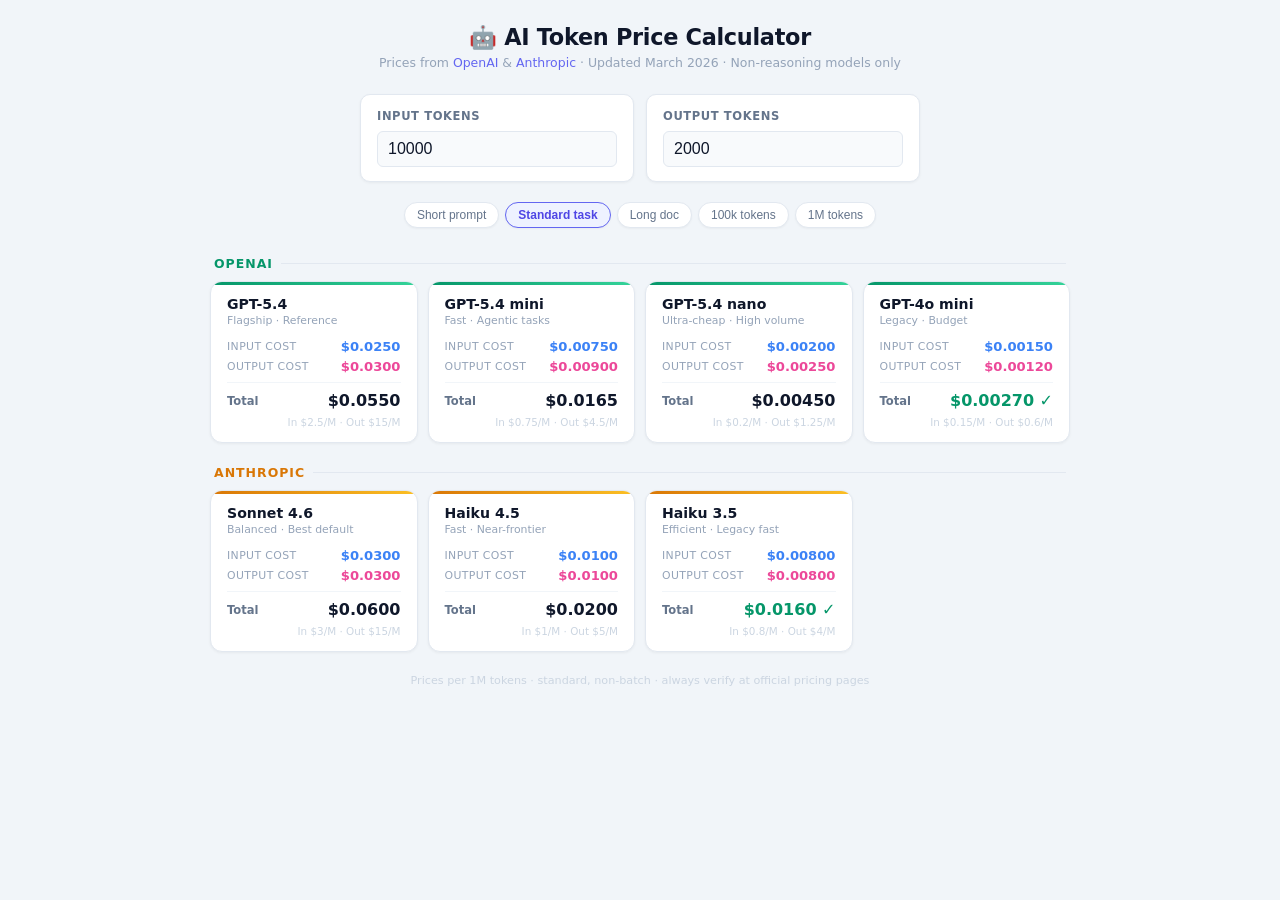
<file: token_price_calc.html>
<!DOCTYPE html>
<html lang="en">
<head>
<meta charset="UTF-8">
<meta name="viewport" content="width=device-width, initial-scale=1.0">
<title>AI Token Price Calculator</title>
<style>
  * { box-sizing: border-box; margin: 0; padding: 0; }
  body {
    font-family: 'Segoe UI', system-ui, sans-serif;
    background: #f1f5f9;
    color: #1e293b;
    min-height: 100vh;
    padding: 24px 16px;
  }
  h1 {
    text-align: center;
    font-size: 1.4rem;
    font-weight: 700;
    color: #0f172a;
    margin-bottom: 4px;
    letter-spacing: -0.3px;
  }
  .subtitle {
    text-align: center;
    font-size: 0.78rem;
    color: #94a3b8;
    margin-bottom: 24px;
  }
  .subtitle a { color: #6366f1; text-decoration: none; }
  .subtitle a:hover { text-decoration: underline; }

  .inputs {
    display: grid;
    grid-template-columns: 1fr 1fr;
    gap: 12px;
    max-width: 560px;
    margin: 0 auto 20px;
  }
  .input-group {
    background: #ffffff;
    border: 1px solid #e2e8f0;
    border-radius: 10px;
    padding: 14px 16px;
    box-shadow: 0 1px 3px rgba(0,0,0,0.05);
  }
  .input-group label {
    display: block;
    font-size: 0.72rem;
    font-weight: 600;
    color: #64748b;
    text-transform: uppercase;
    letter-spacing: 0.6px;
    margin-bottom: 8px;
  }
  .input-group input {
    width: 100%;
    background: #f8fafc;
    border: 1px solid #e2e8f0;
    border-radius: 6px;
    color: #0f172a;
    font-size: 1rem;
    padding: 8px 10px;
    outline: none;
    transition: border-color 0.2s;
  }
  .input-group input:focus { border-color: #6366f1; }

  .presets {
    display: flex;
    gap: 6px;
    justify-content: center;
    flex-wrap: wrap;
    margin-bottom: 28px;
  }
  .preset-btn {
    background: #ffffff;
    border: 1px solid #e2e8f0;
    border-radius: 20px;
    color: #64748b;
    font-size: 0.75rem;
    padding: 5px 12px;
    cursor: pointer;
    transition: all 0.15s;
    box-shadow: 0 1px 2px rgba(0,0,0,0.04);
  }
  .preset-btn:hover { border-color: #6366f1; color: #6366f1; background: #eef2ff; }
  .preset-btn.active { background: #eef2ff; border-color: #6366f1; color: #4f46e5; font-weight: 600; }

  .section-header {
    display: flex;
    align-items: center;
    gap: 8px;
    max-width: 860px;
    margin: 0 auto 10px;
    padding: 0 4px;
  }
  .section-header h2 {
    font-size: 0.78rem;
    font-weight: 700;
    text-transform: uppercase;
    letter-spacing: 1px;
    white-space: nowrap;
  }
  .tag-openai { color: #059669; }
  .tag-claude { color: #d97706; }
  .divider {
    flex: 1;
    height: 1px;
    background: #e2e8f0;
  }

  .cards {
    display: grid;
    grid-template-columns: repeat(auto-fill, minmax(190px, 1fr));
    gap: 10px;
    max-width: 860px;
    margin: 0 auto 22px;
  }
  .card {
    background: #ffffff;
    border: 1px solid #e2e8f0;
    border-radius: 12px;
    padding: 14px 16px;
    transition: border-color 0.2s, box-shadow 0.2s;
    position: relative;
    overflow: hidden;
    box-shadow: 0 1px 3px rgba(0,0,0,0.05);
  }
  .card::before {
    content: '';
    position: absolute;
    top: 0; left: 0; right: 0;
    height: 3px;
    border-radius: 12px 12px 0 0;
  }
  .card.openai::before { background: linear-gradient(90deg, #059669, #34d399); }
  .card.claude::before { background: linear-gradient(90deg, #d97706, #fbbf24); }
  .card:hover { border-color: #c7d2fe; box-shadow: 0 4px 12px rgba(99,102,241,0.08); }

  .model-name {
    font-size: 0.88rem;
    font-weight: 700;
    color: #0f172a;
    margin-bottom: 2px;
  }
  .model-tier {
    font-size: 0.68rem;
    color: #94a3b8;
    margin-bottom: 12px;
  }

  .price-row {
    display: flex;
    justify-content: space-between;
    align-items: center;
    margin-bottom: 5px;
  }
  .price-label {
    font-size: 0.68rem;
    color: #94a3b8;
    text-transform: uppercase;
    letter-spacing: 0.4px;
  }
  .price-value { font-size: 0.82rem; font-weight: 600; }
  .input-cost { color: #3b82f6; }
  .output-cost { color: #ec4899; }

  .separator { height: 1px; background: #f1f5f9; margin: 8px 0; }

  .total-row {
    display: flex;
    justify-content: space-between;
    align-items: center;
  }
  .total-label { font-size: 0.72rem; color: #64748b; font-weight: 600; }
  .total-value { font-size: 1rem; font-weight: 800; color: #0f172a; }
  .total-value.cheapest { color: #059669; }

  .rate-info {
    font-size: 0.65rem;
    color: #cbd5e1;
    margin-top: 6px;
    text-align: right;
  }

  footer {
    text-align: center;
    font-size: 0.7rem;
    color: #cbd5e1;
    margin-top: 16px;
  }
</style>
</head>
<body>

<h1>🤖 AI Token Price Calculator</h1>
<p class="subtitle">
  Prices from
  <a href="https://developers.openai.com/api/docs/pricing" target="_blank">OpenAI</a> &amp;
  <a href="https://platform.claude.com/docs/en/about-claude/pricing" target="_blank">Anthropic</a>
  · Updated March 2026 · Non-reasoning models only
</p>

<div class="inputs">
  <div class="input-group">
    <label>Input Tokens</label>
    <input type="number" id="inputTokens" value="10000" min="0" oninput="update()">
  </div>
  <div class="input-group">
    <label>Output Tokens</label>
    <input type="number" id="outputTokens" value="2000" min="0" oninput="update()">
  </div>
</div>

<div class="presets">
  <button class="preset-btn" onclick="setPreset(1000, 200, this)">Short prompt</button>
  <button class="preset-btn active" onclick="setPreset(10000, 2000, this)">Standard task</button>
  <button class="preset-btn" onclick="setPreset(50000, 5000, this)">Long doc</button>
  <button class="preset-btn" onclick="setPreset(100000, 10000, this)">100k tokens</button>
  <button class="preset-btn" onclick="setPreset(1000000, 100000, this)">1M tokens</button>
</div>

<div class="section-header">
  <h2 class="tag-openai">OpenAI</h2>
  <div class="divider"></div>
</div>
<div class="cards" id="openaiCards"></div>

<div class="section-header">
  <h2 class="tag-claude">Anthropic</h2>
  <div class="divider"></div>
</div>
<div class="cards" id="claudeCards"></div>

<footer>Prices per 1M tokens · standard, non-batch · always verify at official pricing pages</footer>

<script>
const MODELS = {
  openai: [
    { name: 'GPT-5.4',      tier: 'Flagship · Reference',      input: 2.50,  output: 15.00 },
    { name: 'GPT-5.4 mini', tier: 'Fast · Agentic tasks',      input: 0.75,  output: 4.50  },
    { name: 'GPT-5.4 nano', tier: 'Ultra-cheap · High volume',  input: 0.20,  output: 1.25  },
    { name: 'GPT-4o mini',  tier: 'Legacy · Budget',            input: 0.15,  output: 0.60  },
  ],
  claude: [
    { name: 'Sonnet 4.6',   tier: 'Balanced · Best default',   input: 3.00,  output: 15.00 },
    { name: 'Haiku 4.5',    tier: 'Fast · Near-frontier',      input: 1.00,  output: 5.00  },
    { name: 'Haiku 3.5',    tier: 'Efficient · Legacy fast',   input: 0.80,  output: 4.00  },
  ]
};

function fmt(n) {
  if (n === 0) return '$0.00';
  if (n < 0.0001) return '<$0.0001';
  if (n < 0.01) return '$' + n.toFixed(5);
  if (n < 1) return '$' + n.toFixed(4);
  if (n < 10) return '$' + n.toFixed(3);
  return '$' + n.toFixed(2);
}

function calcTotal(m, inTok, outTok) {
  return (inTok / 1e6) * m.input + (outTok / 1e6) * m.output;
}

function buildCards(models, containerId, cls) {
  const inTok = parseInt(document.getElementById('inputTokens').value) || 0;
  const outTok = parseInt(document.getElementById('outputTokens').value) || 0;
  const minTotal = Math.min(...models.map(m => calcTotal(m, inTok, outTok)));
  document.getElementById(containerId).innerHTML = models.map(m => {
    const inCost = (inTok / 1e6) * m.input;
    const outCost = (outTok / 1e6) * m.output;
    const total = inCost + outCost;
    const isCheapest = total === minTotal;
    return `
    <div class="card ${cls}">
      <div class="model-name">${m.name}</div>
      <div class="model-tier">${m.tier}</div>
      <div class="price-row">
        <span class="price-label">Input cost</span>
        <span class="price-value input-cost">${fmt(inCost)}</span>
      </div>
      <div class="price-row">
        <span class="price-label">Output cost</span>
        <span class="price-value output-cost">${fmt(outCost)}</span>
      </div>
      <div class="separator"></div>
      <div class="total-row">
        <span class="total-label">Total</span>
        <span class="total-value ${isCheapest ? 'cheapest' : ''}">${fmt(total)}${isCheapest ? ' ✓' : ''}</span>
      </div>
      <div class="rate-info">In $${m.input}/M · Out $${m.output}/M</div>
    </div>`;
  }).join('');
}

function update() {
  buildCards(MODELS.openai, 'openaiCards', 'openai');
  buildCards(MODELS.claude, 'claudeCards', 'claude');
}

function setPreset(inp, out, btn) {
  document.getElementById('inputTokens').value = inp;
  document.getElementById('outputTokens').value = out;
  document.querySelectorAll('.preset-btn').forEach(b => b.classList.remove('active'));
  btn.classList.add('active');
  update();
}

update();
</script>
</body>
</html>
</file>
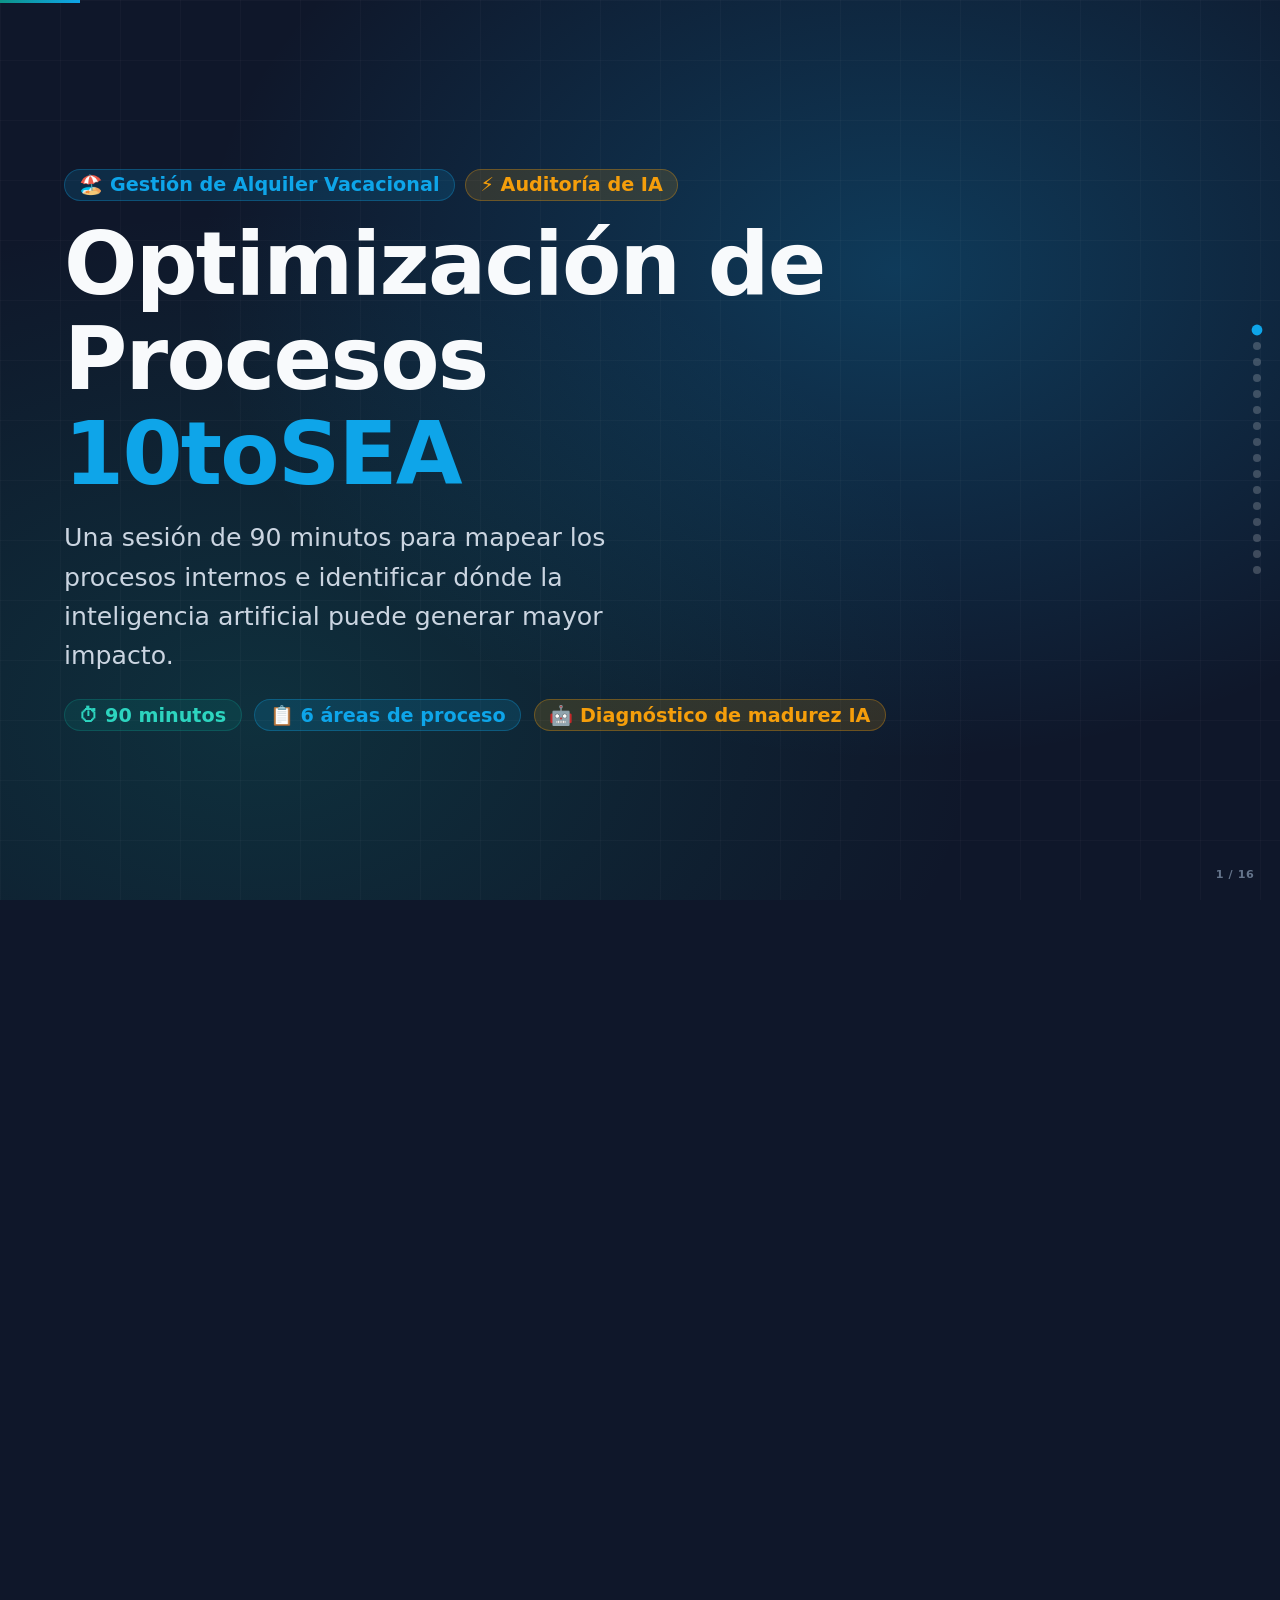
<file: vacation-rental-ia-reunion.html>
<!DOCTYPE html>
<html lang="es">
<head>
<meta charset="UTF-8">
<meta name="viewport" content="width=device-width, initial-scale=1.0">
<title>Alquiler Vacacional — Reunión de Auditoría de Procesos con IA</title>
<style>
  /* ============================
     RESET & BASE
     ============================ */
  *, *::before, *::after { box-sizing: border-box; margin: 0; padding: 0; }

  :root {
    --sky:    #0EA5E9;
    --teal:   #0D9488;
    --night:  #0F172A;
    --slate:  #1E293B;
    --mid:    #334155;
    --muted:  #64748B;
    --light:  #CBD5E1;
    --white:  #F8FAFC;
    --gold:   #F59E0B;
    --rose:   #F43F5E;
    --green:  #10B981;

    --title-size: clamp(2.4rem, 7.5vw, 5.4rem);
    --h2-size:    clamp(1.875rem, 5.25vw, 3.3rem);
    --h3-size:    clamp(1.5rem, 3.75vw, 2.1rem);
    --body-size:  clamp(1.17rem, 2.1vw, 1.575rem);
    --small-size: clamp(1.02rem, 1.5vw, 1.275rem);
    --slide-pad:  clamp(1.5rem, 5vw, 5rem);
    --gap:        clamp(0.5rem, 1.5vw, 1.2rem);

    --ease: cubic-bezier(0.16, 1, 0.3, 1);
  }

  html, body {
    height: 100%; overflow-x: hidden;
    font-family: 'Segoe UI', system-ui, -apple-system, sans-serif;
    background: var(--night); color: var(--white);
  }
  html {
    scroll-snap-type: y mandatory;
    scroll-behavior: smooth;
  }

  /* ============================
     SLIDE SYSTEM
     ============================ */
  .slide {
    width: 100vw; height: 100vh; height: 100dvh;
    overflow: hidden;
    scroll-snap-align: start;
    display: flex; flex-direction: column;
    position: relative;
  }
  .slide-content {
    flex: 1; display: flex; flex-direction: column;
    justify-content: center; padding: var(--slide-pad);
    max-height: 100%; overflow: hidden;
  }
  .slide-content.top { justify-content: center; padding-top: var(--slide-pad); }

  /* ============================
     BACKGROUNDS
     ============================ */
  .bg-dark   { background: var(--night); }
  .bg-slate  { background: var(--slate); }
  .bg-hero {
    background: radial-gradient(ellipse at 70% 30%, rgba(14,165,233,.25) 0%, transparent 55%),
                radial-gradient(ellipse at 20% 80%, rgba(13,148,136,.2) 0%, transparent 50%),
                var(--night);
  }
  .bg-teal   { background: linear-gradient(135deg, #0D9488 0%, #065A82 100%); }
  .bg-ai {
    background: radial-gradient(ellipse at 30% 20%, rgba(245,158,11,.15) 0%, transparent 50%),
                radial-gradient(ellipse at 80% 80%, rgba(14,165,233,.2) 0%, transparent 50%),
                var(--slate);
  }
  .bg-close {
    background: linear-gradient(135deg, #0F172A 0%, #1E293B 50%, #0D9488 150%);
  }

  /* Grid background texture */
  .grid-texture::before {
    content: '';
    position: absolute; inset: 0; z-index: 0;
    background-image:
      linear-gradient(rgba(255,255,255,0.025) 1px, transparent 1px),
      linear-gradient(90deg, rgba(255,255,255,0.025) 1px, transparent 1px);
    background-size: 60px 60px;
    pointer-events: none;
  }
  .grid-texture > * { position: relative; z-index: 1; }

  /* ============================
     ANIMATIONS
     ============================ */
  .reveal {
    opacity: 0; transform: translateY(28px);
    transition: opacity 0.65s var(--ease), transform 0.65s var(--ease);
  }
  .reveal-left {
    opacity: 0; transform: translateX(-35px);
    transition: opacity 0.65s var(--ease), transform 0.65s var(--ease);
  }
  .reveal-scale {
    opacity: 0; transform: scale(0.88);
    transition: opacity 0.6s var(--ease), transform 0.6s var(--ease);
  }
  .slide.visible .reveal,
  .slide.visible .reveal-left,
  .slide.visible .reveal-scale { opacity: 1; transform: none; }

  .d1 { transition-delay: 0.1s; }
  .d2 { transition-delay: 0.2s; }
  .d3 { transition-delay: 0.3s; }
  .d4 { transition-delay: 0.4s; }
  .d5 { transition-delay: 0.5s; }
  .d6 { transition-delay: 0.6s; }
  .d7 { transition-delay: 0.7s; }

  /* ============================
     TYPOGRAPHY
     ============================ */
  h1 { font-size: var(--title-size); font-weight: 800; line-height: 1.1; letter-spacing: -0.02em; }
  h2 { font-size: var(--h2-size); font-weight: 700; line-height: 1.2; }
  h3 { font-size: var(--h3-size); font-weight: 600; line-height: 1.3; }
  p, li { font-size: var(--body-size); line-height: 1.55; color: var(--light); }

  .accent { color: var(--sky); }
  .accent-teal { color: var(--teal); }
  .accent-gold { color: var(--gold); }
  .accent-rose { color: var(--rose); }
  .accent-green { color: var(--green); }
  .muted { color: var(--muted); font-size: var(--small-size); }

  .overline {
    font-size: var(--small-size); font-weight: 700;
    text-transform: uppercase; letter-spacing: 0.12em;
    color: var(--sky); margin-bottom: 0.5rem;
  }
  .overline.gold { color: var(--gold); }
  .overline.teal { color: var(--teal); }

  /* ============================
     CHIPS & BADGES
     ============================ */
  .chip {
    display: inline-flex; align-items: center; gap: 0.3em;
    background: rgba(14,165,233,.15); border: 1px solid rgba(14,165,233,.3);
    color: var(--sky); border-radius: 999px;
    padding: 0.2em 0.75em; font-size: var(--small-size); font-weight: 600;
  }
  .chip.gold { background: rgba(245,158,11,.15); border-color: rgba(245,158,11,.3); color: var(--gold); }
  .chip.teal { background: rgba(13,148,136,.15); border-color: rgba(13,148,136,.3); color: #2DD4BF; }
  .chip.rose { background: rgba(244,63,94,.15); border-color: rgba(244,63,94,.3); color: var(--rose); }
  .chip.green { background: rgba(16,185,129,.15); border-color: rgba(16,185,129,.3); color: var(--green); }

  /* ============================
     CARDS
     ============================ */
  .card {
    background: rgba(255,255,255,0.04);
    border: 1px solid rgba(255,255,255,0.08);
    border-radius: 12px; padding: clamp(0.75rem, 2vw, 1.4rem);
  }
  .card.accent-border { border-left: 3px solid var(--sky); }
  .card.teal-border   { border-left: 3px solid var(--teal); }
  .card.gold-border   { border-left: 3px solid var(--gold); }
  .card.green-border  { border-left: 3px solid var(--green); }
  .card.rose-border   { border-left: 3px solid var(--rose); }

  /* ============================
     GRID LAYOUTS
     ============================ */
  .grid-2 { display: grid; grid-template-columns: 1fr 1fr; gap: var(--gap); }
  .grid-3 { display: grid; grid-template-columns: repeat(3, 1fr); gap: var(--gap); }
  .grid-4 { display: grid; grid-template-columns: repeat(4, 1fr); gap: var(--gap); }
  .grid-auto { display: grid; grid-template-columns: repeat(auto-fit, minmax(min(100%, 220px), 1fr)); gap: var(--gap); }

  @media (max-width: 700px) {
    .grid-2, .grid-3, .grid-4 { grid-template-columns: 1fr; }
  }

  /* ============================
     TIMELINE
     ============================ */
  .timeline { display: flex; flex-direction: column; gap: var(--gap); }
  .tl-item { display: grid; grid-template-columns: 5.5rem 1fr; gap: 1rem; align-items: start; }
  .tl-time {
    background: rgba(14,165,233,.12); border: 1px solid rgba(14,165,233,.25);
    border-radius: 8px; padding: 0.35rem 0.6rem;
    font-size: var(--small-size); font-weight: 700; color: var(--sky);
    text-align: center; white-space: nowrap;
  }
  .tl-time.gold { background: rgba(245,158,11,.12); border-color: rgba(245,158,11,.25); color: var(--gold); }
  .tl-time.teal { background: rgba(13,148,136,.12); border-color: rgba(13,148,136,.25); color: #2DD4BF; }
  .tl-time.green { background: rgba(16,185,129,.12); border-color: rgba(16,185,129,.25); color: var(--green); }
  .tl-body h3 { font-size: var(--body-size); font-weight: 700; color: var(--white); margin-bottom: 0.2rem; }
  .tl-body p  { font-size: var(--small-size); color: var(--muted); }

  /* ============================
     PROCESS TABLE
     ============================ */
  .proc-row {
    display: grid; grid-template-columns: 1.8rem 1fr 1fr;
    gap: 0.75rem; align-items: start;
    padding: 0.5rem 0;
    border-bottom: 1px solid rgba(255,255,255,0.06);
  }
  .proc-row:last-child { border-bottom: none; }
  .proc-num {
    width: 1.6rem; height: 1.6rem; border-radius: 50%;
    background: rgba(14,165,233,.2); border: 1px solid rgba(14,165,233,.35);
    display: flex; align-items: center; justify-content: center;
    font-size: 0.65rem; font-weight: 800; color: var(--sky);
    flex-shrink: 0;
  }
  .proc-area { font-size: var(--small-size); font-weight: 600; color: var(--white); }
  .proc-q { font-size: var(--small-size); color: var(--muted); }

  /* ============================
     AI MATRIX
     ============================ */
  .matrix-row {
    display: grid; grid-template-columns: 1.4fr 0.9fr 0.9fr 1.2fr;
    gap: 0.5rem; align-items: center;
    padding: 0.45rem 0.6rem; border-radius: 8px;
    margin-bottom: 0.3rem;
  }
  .matrix-head { background: rgba(255,255,255,.06); font-weight: 700; font-size: var(--small-size); color: var(--light); }
  .matrix-row:not(.matrix-head) { background: rgba(255,255,255,.025); }
  .matrix-row:not(.matrix-head):hover { background: rgba(255,255,255,.05); }
  .matrix-cell { font-size: var(--small-size); color: var(--light); }
  .matrix-cell.process { font-weight: 600; color: var(--white); }
  .dot-high  { color: var(--green); font-weight: 700; }
  .dot-mid   { color: var(--gold);  font-weight: 700; }
  .dot-low   { color: var(--muted); font-weight: 700; }

  /* ============================
     BIG STAT
     ============================ */
  .big-stat { text-align: center; }
  .big-stat .num { font-size: clamp(2.5rem, 8vw, 5.5rem); font-weight: 900; letter-spacing: -0.04em; }
  .big-stat .label { font-size: var(--small-size); text-transform: uppercase; letter-spacing: 0.1em; color: var(--muted); }

  /* ============================
     QUESTION LIST
     ============================ */
  .q-list { list-style: none; display: flex; flex-direction: column; gap: 0.4rem; }
  .q-list li {
    display: flex; align-items: flex-start; gap: 0.6rem;
    padding: 0.45rem 0.6rem; border-radius: 8px;
    background: rgba(255,255,255,.03);
    font-size: var(--small-size); color: var(--light);
  }
  .q-list li::before {
    content: '?'; flex-shrink: 0;
    width: 1.4rem; height: 1.4rem;
    border-radius: 50%; background: rgba(14,165,233,.2); border: 1px solid rgba(14,165,233,.3);
    color: var(--sky); font-size: 0.65rem; font-weight: 800;
    display: flex; align-items: center; justify-content: center;
  }
  .q-list.gold li::before { background: rgba(245,158,11,.15); border-color: rgba(245,158,11,.3); color: var(--gold); }

  /* ============================
     NAV DOTS
     ============================ */
  #nav-dots {
    position: fixed; right: 1.2rem; top: 50%; transform: translateY(-50%);
    display: flex; flex-direction: column; gap: 0.5rem; z-index: 999;
  }
  .dot-nav {
    width: 8px; height: 8px; border-radius: 50%;
    background: rgba(255,255,255,0.2); cursor: pointer;
    transition: all 0.3s; border: none;
  }
  .dot-nav.active { background: var(--sky); transform: scale(1.35); }
  .dot-nav:hover  { background: rgba(255,255,255,0.5); }

  /* ============================
     SLIDE NUMBER
     ============================ */
  .slide-num {
    position: absolute; bottom: 1.2rem; right: 1.6rem;
    font-size: 0.7rem; color: var(--muted); font-weight: 600; letter-spacing: 0.05em;
  }

  /* ============================
     SECTION DIVIDER HEADER
     ============================ */
  .section-label {
    position: absolute; top: 1.2rem; left: var(--slide-pad);
    display: flex; align-items: center; gap: 0.6rem;
    font-size: var(--small-size); font-weight: 700;
    text-transform: uppercase; letter-spacing: 0.1em; color: var(--muted);
  }
  .section-label::before {
    content: ''; width: 1.8rem; height: 2px; background: var(--sky); border-radius: 2px;
  }

  /* ============================
     DIVIDER SLIDE
     ============================ */
  .divider-slide {
    background: linear-gradient(135deg, var(--slate) 0%, var(--night) 100%);
  }
  .divider-num {
    font-size: clamp(5rem, 18vw, 12rem); font-weight: 900;
    color: rgba(255,255,255,.04); line-height: 1;
    position: absolute; right: 5%; bottom: -2%;
    user-select: none; pointer-events: none;
  }

  /* ============================
     PROGRESS BAR
     ============================ */
  #progress-bar {
    position: fixed; top: 0; left: 0; width: 0%;
    height: 3px; background: linear-gradient(90deg, var(--teal), var(--sky));
    z-index: 1000; transition: width 0.3s;
  }

  /* ============================
     RESPONSIVE SCALING
     ============================ */
  @media (max-height: 700px) {
    :root {
      --slide-pad: clamp(0.8rem, 3vw, 2rem);
      --gap: clamp(0.3rem, 1vw, 0.7rem);
      --title-size: clamp(1.95rem, 6vw, 4.2rem);
      --h2-size: clamp(1.65rem, 4.5vw, 2.7rem);
      --body-size: clamp(1.08rem, 1.8vw, 1.425rem);
    }
  }
  @media (max-height: 600px) {
    :root {
      --slide-pad: clamp(0.6rem, 2.5vw, 1.5rem);
      --body-size: clamp(1.02rem, 1.5vw, 1.32rem);
    }
    .tl-item { grid-template-columns: 4.5rem 1fr; }
    #nav-dots { display: none; }
  }
</style>
</head>
<body>

<div id="progress-bar"></div>

<nav id="nav-dots" aria-label="Navegación por diapositivas"></nav>

<!-- =====================================================================
     DIAPOSITIVA 1 — PORTADA
     ===================================================================== -->
<section class="slide bg-hero grid-texture" id="slide-0">
  <div class="slide-content" style="justify-content:center;">
    <div class="reveal d1" style="margin-bottom:1rem;">
      <span class="chip">🏖️ Gestión de Alquiler Vacacional</span>
      &nbsp;<span class="chip gold">⚡ Auditoría de IA</span>
    </div>
    <h1 class="reveal d2">
      Optimización de Procesos<br><span class="accent">10toSEA</span>
    </h1>
    <p class="reveal d3" style="margin-top:1rem; max-width:560px; color:var(--light);">
      Una sesión de 90 minutos para mapear los procesos internos e identificar dónde la inteligencia artificial puede generar mayor impacto.
    </p>
    <div class="reveal d4" style="margin-top:1.5rem; display:flex; gap:0.8rem; flex-wrap:wrap; align-items:center;">
      <span class="chip teal">⏱ 90 minutos</span>
      <span class="chip">📋 6 áreas de proceso</span>
      <span class="chip gold">🤖 Diagnóstico de madurez IA</span>
    </div>
  </div>
  <div class="slide-num">1 / 16</div>
</section>

<!-- =====================================================================
     DIAPOSITIVA 2 — OBJETIVOS DE LA REUNIÓN
     ===================================================================== -->
<section class="slide bg-slate" id="slide-1">
  <div class="section-label">Objetivos</div>
  <div class="slide-content top" style="padding-top:clamp(2.5rem, 6vh, 4rem);">
    <div class="overline reveal d1">Para qué estamos aquí</div>
    <h2 class="reveal d2" style="margin-bottom:var(--gap);">Qué queremos <span class="accent">conseguir hoy</span></h2>

    <div class="grid-2 reveal d3" style="margin-bottom:var(--gap);">
      <div class="card accent-border">
        <div style="font-size:1.4rem; margin-bottom:0.4rem;">🗺️</div>
        <h3 style="color:var(--sky); margin-bottom:0.3rem;">Mapear todos los procesos</h3>
        <p>Construir una visión completa de cómo opera la empresa hoy: desde la captación de reservas hasta los pagos a propietarios.</p>
      </div>
      <div class="card teal-border">
        <div style="font-size:1.4rem; margin-bottom:0.4rem;">⚡</div>
        <h3 style="color:#2DD4BF; margin-bottom:0.3rem;">Detectar los cuellos de botella</h3>
        <p>Identificar tareas lentas, manuales, propensas a errores o que consumen demasiado tiempo del equipo.</p>
      </div>
    </div>
    <div class="grid-2 reveal d4">
      <div class="card gold-border">
        <div style="font-size:1.4rem; margin-bottom:0.4rem;">🤖</div>
        <h3 style="color:var(--gold); margin-bottom:0.3rem;">Evaluar la madurez para la IA</h3>
        <p>Determinar qué procesos tienen los datos, la frecuencia y la estructura necesarios para beneficiarse de la automatización con IA.</p>
      </div>
      <div class="card green-border">
        <div style="font-size:1.4rem; margin-bottom:0.4rem;">🎯</div>
        <h3 style="color:var(--green); margin-bottom:0.3rem;">Priorizar las ganancias rápidas</h3>
        <p>Salir de la sesión con una lista priorizada de oportunidades de IA y los próximos pasos acordados.</p>
      </div>
    </div>
  </div>
  <div class="slide-num">2 / 16</div>
</section>

<!-- =====================================================================
     DIAPOSITIVA 3 — REGLAS DEL JUEGO
     ===================================================================== -->
<section class="slide bg-dark grid-texture" id="slide-2">
  <div class="section-label">Antes de empezar</div>
  <div class="slide-content top" style="padding-top:clamp(2.5rem, 6vh, 4rem);">
    <div class="overline reveal d1">Reglas del juego</div>
    <h2 class="reveal d2" style="margin-bottom:var(--gap);">Cómo sacar el <span class="accent">máximo partido</span></h2>

    <div class="grid-3 reveal d3" style="gap:var(--gap);">
      <div class="card" style="text-align:center;">
        <div style="font-size:2rem; margin-bottom:0.5rem;">🙋</div>
        <h3 style="margin-bottom:0.3rem;">Sé concreto</h3>
        <p>Menciona la herramienta, la hoja de cálculo o el paso exacto que utilizáis, no solo la tarea a nivel general.</p>
      </div>
      <div class="card" style="text-align:center;">
        <div style="font-size:2rem; margin-bottom:0.5rem;">⏱️</div>
        <h3 style="margin-bottom:0.3rem;">Estima el tiempo</h3>
        <p>¿Cuánto tarda cada vez? ¿Con qué frecuencia ocurre? Ése es nuestro dato clave.</p>
      </div>
      <div class="card" style="text-align:center;">
        <div style="font-size:2rem; margin-bottom:0.5rem;">💬</div>
        <h3 style="margin-bottom:0.3rem;">No hay respuestas incorrectas</h3>
        <p>Estamos aquí para aprender. Los procesos más caóticos, manuales o incómodos son los más interesantes.</p>
      </div>
    </div>

    <div class="reveal d4" style="margin-top:var(--gap); padding: 0.8rem 1.2rem; background: rgba(245,158,11,.08); border: 1px solid rgba(245,158,11,.2); border-radius:10px;">
      <p style="color: var(--gold);">
        <strong>📝 Nota:</strong> Tomaremos notas durante toda la sesión. Todo lo compartido se utilizará únicamente para diseñar soluciones, no para evaluar el rendimiento individual.
      </p>
    </div>
  </div>
  <div class="slide-num">3 / 16</div>
</section>

<!-- =====================================================================
     DIAPOSITIVA 4 — AGENDA / CRONOGRAMA
     ===================================================================== -->
<section class="slide bg-slate grid-texture" id="slide-3">
  <div class="section-label">Agenda</div>
  <div class="slide-content top" style="padding-top:clamp(2.5rem, 6vh, 4rem);">
    <div class="overline reveal d1">Agenda de 90 minutos</div>
    <h2 class="reveal d2" style="margin-bottom:var(--gap);">Cronograma <span class="accent">de la sesión</span></h2>

    <div class="timeline reveal d3">
      <div class="tl-item">
        <div class="tl-time">0:00–0:10</div>
        <div class="tl-body"><h3>Bienvenida y objetivos</h3><p>Presentaciones, propósito de la sesión y reglas del juego</p></div>
      </div>
      <div class="tl-item">
        <div class="tl-time">0:10–0:25</div>
        <div class="tl-body"><h3>Presentación por departamentos</h3><p>Cada responsable de área hace un resumen de 2 min de su actividad</p></div>
      </div>
      <div class="tl-item">
        <div class="tl-time teal">0:25–1:00</div>
        <div class="tl-body"><h3>Análisis en profundidad por área de proceso (6 × 6 min)</h3><p>Preguntas estructuradas para cada una de las 6 áreas operativas</p></div>
      </div>
      <div class="tl-item">
        <div class="tl-time gold">1:00–1:15</div>
        <div class="tl-body"><h3>Mapa de oportunidades de IA</h3><p>Evaluación en directo de los procesos identificados según criterios de madurez para IA</p></div>
      </div>
      <div class="tl-item">
        <div class="tl-time green">1:15–1:25</div>
        <div class="tl-body"><h3>Votación de prioridades</h3><p>El equipo vota las 3 oportunidades que quiere explorar primero</p></div>
      </div>
      <div class="tl-item">
        <div class="tl-time">1:25–1:30</div>
        <div class="tl-body"><h3>Cierre y próximos pasos</h3><p>Resumen, asignación de responsables y plan de seguimiento</p></div>
      </div>
    </div>
  </div>
  <div class="slide-num">4 / 16</div>
</section>

<!-- =====================================================================
     DIAPOSITIVA 5 — SEPARADOR: ANÁLISIS DE PROCESOS
     ===================================================================== -->
<section class="slide divider-slide grid-texture" id="slide-4">
  <div class="slide-content" style="justify-content:center;">
    <div class="reveal d1">
      <div class="overline">Parte 1 — 35 min</div>
      <h1 style="margin-top:0.3rem;">Análisis en<br><span class="accent">Profundidad</span></h1>
      <p style="margin-top:1rem; max-width:500px;">Recorreremos 6 áreas operativas. En cada una, describid qué hace el equipo, qué herramientas usáis y dónde se ralentiza el trabajo.</p>
    </div>
    <div class="divider-num">01</div>
  </div>
  <div class="slide-num">5 / 16</div>
</section>

<!-- =====================================================================
     DIAPOSITIVA 6 — ÁREA 1: RESERVAS Y CAPTACIÓN
     ===================================================================== -->
<section class="slide bg-dark grid-texture" id="slide-5">
  <div class="section-label">Proceso 1 / 6</div>
  <div class="slide-content top" style="padding-top:clamp(2.5rem, 6vh, 4rem);">
    <div style="display:flex; align-items:center; gap:0.8rem; margin-bottom:0.6rem;" class="reveal d1">
      <span style="font-size:1.6rem;">📅</span>
      <div>
        <div class="overline" style="margin-bottom:0;">Reservas y captación</div>
        <h2>De la consulta a la <span class="accent">estancia confirmada</span></h2>
      </div>
    </div>
    <div class="grid-2 reveal d2" style="gap:var(--gap);">
      <div>
        <p class="muted" style="margin-bottom:0.4rem; font-weight:700; text-transform:uppercase; letter-spacing:0.08em;">Preguntas a hacer:</p>
        <ul class="q-list">
          <li>¿Por qué canales entran las reservas? (OTAs, directo, teléfono, correo)</li>
          <li>¿Cómo se gestiona la disponibilidad entre plataformas? ¿Manualmente o con sincronización automática?</li>
          <li>¿Qué ocurre cuando llega una reserva? Describid el proceso paso a paso.</li>
          <li>¿Cuánto tiempo se tarda en confirmar una reserva?</li>
          <li>¿Dónde se producen los errores o las reservas duplicadas?</li>
          <li>¿Cómo se gestionan las solicitudes especiales (entrada anticipada, mascotas, etc.)?</li>
        </ul>
      </div>
      <div style="display:flex; flex-direction:column; gap:var(--gap);">
        <div class="card gold-border">
          <p class="muted" style="margin-bottom:0.3rem; font-weight:700; text-transform:uppercase; font-size:0.65rem; letter-spacing:0.08em;">Señales de oportunidad IA</p>
          <ul style="list-style:none; display:flex; flex-direction:column; gap:0.25rem;">
            <li style="font-size:var(--small-size); color:var(--light);">⚡ Introducción de datos manual repetitiva</li>
            <li style="font-size:var(--small-size); color:var(--light);">⚡ Decisiones de precio sin datos</li>
            <li style="font-size:var(--small-size); color:var(--light);">⚡ Respuesta lenta a consultas de huéspedes</li>
            <li style="font-size:var(--small-size); color:var(--light);">⚡ Overbooking o errores de calendario</li>
          </ul>
        </div>
        <div class="card">
          <p class="muted" style="font-size:0.65rem; font-weight:700; text-transform:uppercase; letter-spacing:0.08em; margin-bottom:0.3rem;">Apuntes durante la sesión</p>
          <p style="font-size:var(--small-size); color:var(--light);">Herramienta usada: ___<br>Tiempo por reserva: ___<br>Volumen/mes: ___<br>Principal problema: ___</p>
        </div>
      </div>
    </div>
  </div>
  <div class="slide-num">6 / 16</div>
</section>

<!-- =====================================================================
     DIAPOSITIVA 7 — ÁREA 2: COMUNICACIÓN CON HUÉSPEDES
     ===================================================================== -->
<section class="slide bg-slate grid-texture" id="slide-6">
  <div class="section-label">Proceso 2 / 6</div>
  <div class="slide-content top" style="padding-top:clamp(2.5rem, 6vh, 4rem);">
    <div style="display:flex; align-items:center; gap:0.8rem; margin-bottom:0.6rem;" class="reveal d1">
      <span style="font-size:1.6rem;">💬</span>
      <div>
        <div class="overline teal" style="margin-bottom:0;">Comunicación con huéspedes</div>
        <h2>Antes, durante y después <span class="accent-teal">de la estancia</span></h2>
      </div>
    </div>
    <div class="grid-2 reveal d2" style="gap:var(--gap);">
      <div>
        <p class="muted" style="margin-bottom:0.4rem; font-weight:700; text-transform:uppercase; letter-spacing:0.08em;">Preguntas a hacer:</p>
        <ul class="q-list">
          <li>¿Qué mensajes recibe un huésped desde la reserva hasta la salida? ¿Quién los envía?</li>
          <li>¿Cuántos mensajes de huéspedes gestiona el equipo al día? ¿Cuáles son los más frecuentes?</li>
          <li>¿Usáis plantillas? ¿En qué plataforma? ¿Con qué frecuencia se actualizan?</li>
          <li>¿Cuánto tarda de media la respuesta a un mensaje de huésped?</li>
          <li>¿Cómo se escalan las quejas o urgencias durante la estancia?</li>
          <li>¿La comunicación con huéspedes se realiza en varios idiomas?</li>
        </ul>
      </div>
      <div style="display:flex; flex-direction:column; gap:var(--gap);">
        <div class="card gold-border">
          <p class="muted" style="margin-bottom:0.3rem; font-weight:700; text-transform:uppercase; font-size:0.65rem; letter-spacing:0.08em;">Señales de oportunidad IA</p>
          <ul style="list-style:none; display:flex; flex-direction:column; gap:0.25rem;">
            <li style="font-size:var(--small-size); color:var(--light);">⚡ Gran volumen de preguntas repetitivas</li>
            <li style="font-size:var(--small-size); color:var(--light);">⚡ Tiempos de respuesta lentos fuera del horario laboral</li>
            <li style="font-size:var(--small-size); color:var(--light);">⚡ Cuellos de botella en traducción</li>
            <li style="font-size:var(--small-size); color:var(--light);">⚡ Secuencias de seguimiento manuales</li>
          </ul>
        </div>
        <div class="card">
          <p class="muted" style="font-size:0.65rem; font-weight:700; text-transform:uppercase; letter-spacing:0.08em; margin-bottom:0.3rem;">Apuntes durante la sesión</p>
          <p style="font-size:var(--small-size); color:var(--light);">Mensajes/día: ___<br>Tiempo medio de respuesta: ___<br>% automatizado hoy: ___<br>Idiomas: ___</p>
        </div>
      </div>
    </div>
  </div>
  <div class="slide-num">7 / 16</div>
</section>

<!-- =====================================================================
     DIAPOSITIVA 8 — ÁREA 3: LIMPIEZA Y MANTENIMIENTO
     ===================================================================== -->
<section class="slide bg-dark grid-texture" id="slide-7">
  <div class="section-label">Proceso 3 / 6</div>
  <div class="slide-content top" style="padding-top:clamp(2.5rem, 6vh, 4rem);">
    <div style="display:flex; align-items:center; gap:0.8rem; margin-bottom:0.6rem;" class="reveal d1">
      <span style="font-size:1.6rem;">🏠</span>
      <div>
        <div class="overline gold" style="margin-bottom:0;">Limpieza y mantenimiento</div>
        <h2>Dejar los alojamientos <span class="accent-gold">listos para el huésped</span></h2>
      </div>
    </div>
    <div class="grid-2 reveal d2" style="gap:var(--gap);">
      <div>
        <p class="muted" style="margin-bottom:0.4rem; font-weight:700; text-transform:uppercase; letter-spacing:0.08em;">Preguntas a hacer:</p>
        <ul class="q-list">
          <li>¿Cómo sabe una limpiadora cuándo y adónde ir? ¿Quién lo coordina?</li>
          <li>¿Cómo se gestionan los cambios de turno en el mismo día con reservas consecutivas?</li>
          <li>¿Cómo se verifica la calidad de la limpieza? ¿Fotos, checklists, visitas de inspección?</li>
          <li>¿Cómo se notifican las incidencias de mantenimiento? ¿Por parte de huéspedes? ¿De limpiadoras?</li>
          <li>¿Cuánto tiempo pasa desde que se reporta una avería hasta que se agenda la reparación?</li>
          <li>¿Hacéis seguimiento de los alojamientos con incidencias recurrentes?</li>
        </ul>
      </div>
      <div style="display:flex; flex-direction:column; gap:var(--gap);">
        <div class="card gold-border">
          <p class="muted" style="margin-bottom:0.3rem; font-weight:700; text-transform:uppercase; font-size:0.65rem; letter-spacing:0.08em;">Señales de oportunidad IA</p>
          <ul style="list-style:none; display:flex; flex-direction:column; gap:0.25rem;">
            <li style="font-size:var(--small-size); color:var(--light);">⚡ Planificación y coordinación manual</li>
            <li style="font-size:var(--small-size); color:var(--light);">⚡ Limpiezas perdidas o problemas de calidad</li>
            <li style="font-size:var(--small-size); color:var(--light);">⚡ Sin datos de mantenimiento predictivo</li>
            <li style="font-size:var(--small-size); color:var(--light);">⚡ Revisión de fotos realizada manualmente</li>
          </ul>
        </div>
        <div class="card">
          <p class="muted" style="font-size:0.65rem; font-weight:700; text-transform:uppercase; letter-spacing:0.08em; margin-bottom:0.3rem;">Apuntes durante la sesión</p>
          <p style="font-size:var(--small-size); color:var(--light);">Alojamientos gestionados: ___<br>Limpiezas/semana: ___<br>Incidencias de mantenimiento/mes: ___<br>Herramienta usada: ___</p>
        </div>
      </div>
    </div>
  </div>
  <div class="slide-num">8 / 16</div>
</section>

<!-- =====================================================================
     DIAPOSITIVA 9 — ÁREA 4: PRECIOS Y REVENUE
     ===================================================================== -->
<section class="slide bg-slate grid-texture" id="slide-8">
  <div class="section-label">Proceso 4 / 6</div>
  <div class="slide-content top" style="padding-top:clamp(2.5rem, 6vh, 4rem);">
    <div style="display:flex; align-items:center; gap:0.8rem; margin-bottom:0.6rem;" class="reveal d1">
      <span style="font-size:1.6rem;">💰</span>
      <div>
        <div class="overline" style="margin-bottom:0;">Precios y gestión de ingresos</div>
        <h2>Maximizar <span class="accent">ocupación y tarifa</span></h2>
      </div>
    </div>
    <div class="grid-2 reveal d2" style="gap:var(--gap);">
      <div>
        <p class="muted" style="margin-bottom:0.4rem; font-weight:700; text-transform:uppercase; letter-spacing:0.08em;">Preguntas a hacer:</p>
        <ul class="q-list">
          <li>¿Cómo se fijan actualmente las tarifas por noche? ¿Quién decide y con qué frecuencia?</li>
          <li>¿Usáis herramientas de precios dinámicos (Wheelhouse, PriceLabs, etc.)?</li>
          <li>¿Cómo hacéis seguimiento de la ocupación, el RevPAR o el ADR en el portfolio?</li>
          <li>¿Cómo reaccionáis al precio de la competencia o a eventos locales?</li>
          <li>¿Cómo se gestionan los descuentos, las ofertas de última hora o las tarifas para estancias largas?</li>
          <li>¿Cuál es la mayor fuga de ingresos que habéis identificado?</li>
        </ul>
      </div>
      <div style="display:flex; flex-direction:column; gap:var(--gap);">
        <div class="card gold-border">
          <p class="muted" style="margin-bottom:0.3rem; font-weight:700; text-transform:uppercase; font-size:0.65rem; letter-spacing:0.08em;">Señales de oportunidad IA</p>
          <ul style="list-style:none; display:flex; flex-direction:column; gap:0.25rem;">
            <li style="font-size:var(--small-size); color:var(--light);">⚡ Precios estáticos actualizados con poca frecuencia</li>
            <li style="font-size:var(--small-size); color:var(--light);">⚡ Sin benchmarking competitivo</li>
            <li style="font-size:var(--small-size); color:var(--light);">⚡ Huecos no cubiertos con ofertas de última hora</li>
            <li style="font-size:var(--small-size); color:var(--light);">⚡ Reporting manual en Excel</li>
          </ul>
        </div>
        <div class="card">
          <p class="muted" style="font-size:0.65rem; font-weight:700; text-transform:uppercase; letter-spacing:0.08em; margin-bottom:0.3rem;">Apuntes durante la sesión</p>
          <p style="font-size:var(--small-size); color:var(--light);">Herramienta de precios actual: ___<br>Ocupación media: ___<br>Frecuencia de revisión de tarifas: ___<br>Herramienta de reporting: ___</p>
        </div>
      </div>
    </div>
  </div>
  <div class="slide-num">9 / 16</div>
</section>

<!-- =====================================================================
     DIAPOSITIVA 10 — ÁREA 5: GESTIÓN DE PROPIETARIOS
     ===================================================================== -->
<section class="slide bg-dark grid-texture" id="slide-9">
  <div class="section-label">Proceso 5 / 6</div>
  <div class="slide-content top" style="padding-top:clamp(2.5rem, 6vh, 4rem);">
    <div style="display:flex; align-items:center; gap:0.8rem; margin-bottom:0.6rem;" class="reveal d1">
      <span style="font-size:1.6rem;">🤝</span>
      <div>
        <div class="overline" style="color: #A78BFA; margin-bottom:0;">Gestión de propietarios</div>
        <h2>Mantener a los propietarios <span style="color:#A78BFA;">informados y satisfechos</span></h2>
      </div>
    </div>
    <div class="grid-2 reveal d2" style="gap:var(--gap);">
      <div>
        <p class="muted" style="margin-bottom:0.4rem; font-weight:700; text-transform:uppercase; letter-spacing:0.08em;">Preguntas a hacer:</p>
        <ul class="q-list">
          <li>¿Con qué frecuencia os comunicáis con los propietarios? ¿Por qué canales?</li>
          <li>¿Cómo se generan y envían los informes mensuales o liquidaciones?</li>
          <li>¿Cómo se gestionan los bloqueos de calendario o los períodos de uso personal del propietario?</li>
          <li>¿Cuáles son las quejas o solicitudes más frecuentes de los propietarios?</li>
          <li>¿Cómo es el proceso de alta de un nuevo propietario de principio a fin?</li>
          <li>¿Cuánto dura el proceso completo de incorporación de un propietario?</li>
        </ul>
      </div>
      <div style="display:flex; flex-direction:column; gap:var(--gap);">
        <div class="card" style="border-left: 3px solid #A78BFA;">
          <p class="muted" style="margin-bottom:0.3rem; font-weight:700; text-transform:uppercase; font-size:0.65rem; letter-spacing:0.08em;">Señales de oportunidad IA</p>
          <ul style="list-style:none; display:flex; flex-direction:column; gap:0.25rem;">
            <li style="font-size:var(--small-size); color:var(--light);">⚡ Generación manual de informes mensuales</li>
            <li style="font-size:var(--small-size); color:var(--light);">⚡ Preguntas repetitivas de propietarios</li>
            <li style="font-size:var(--small-size); color:var(--light);">⚡ Proceso de alta lento o improvisado</li>
            <li style="font-size:var(--small-size); color:var(--light);">⚡ Sin portal de autoservicio para propietarios</li>
          </ul>
        </div>
        <div class="card">
          <p class="muted" style="font-size:0.65rem; font-weight:700; text-transform:uppercase; letter-spacing:0.08em; margin-bottom:0.3rem;">Apuntes durante la sesión</p>
          <p style="font-size:var(--small-size); color:var(--light);">Número de propietarios: ___<br>Tiempo de generación del informe: ___<br>Tiempo de incorporación: ___<br>Herramienta usada: ___</p>
        </div>
      </div>
    </div>
  </div>
  <div class="slide-num">10 / 16</div>
</section>

<!-- =====================================================================
     DIAPOSITIVA 11 — ÁREA 6: RESEÑAS Y RENDIMIENTO
     ===================================================================== -->
<section class="slide bg-slate grid-texture" id="slide-10">
  <div class="section-label">Proceso 6 / 6</div>
  <div class="slide-content top" style="padding-top:clamp(2.5rem, 6vh, 4rem);">
    <div style="display:flex; align-items:center; gap:0.8rem; margin-bottom:0.6rem;" class="reveal d1">
      <span style="font-size:1.6rem;">⭐</span>
      <div>
        <div class="overline teal" style="margin-bottom:0;">Reseñas y seguimiento del rendimiento</div>
        <h2>Reputación, calidad y <span class="accent-teal">datos</span></h2>
      </div>
    </div>
    <div class="grid-2 reveal d2" style="gap:var(--gap);">
      <div>
        <p class="muted" style="margin-bottom:0.4rem; font-weight:700; text-transform:uppercase; letter-spacing:0.08em;">Preguntas a hacer:</p>
        <ul class="q-list">
          <li>¿Cómo se monitorizan las reseñas en las distintas plataformas? ¿Quién es el responsable?</li>
          <li>¿Cómo y con qué rapidez se responde a las reseñas negativas?</li>
          <li>¿Qué KPIs sigue el equipo semanal o mensualmente?</li>
          <li>¿Hay dashboards o el reporting se hace de forma manual?</li>
          <li>¿Cómo se utiliza el feedback de los huéspedes para mejorar las operaciones o los alojamientos?</li>
          <li>¿Cómo comparáis el rendimiento entre los distintos alojamientos del portfolio?</li>
        </ul>
      </div>
      <div style="display:flex; flex-direction:column; gap:var(--gap);">
        <div class="card gold-border">
          <p class="muted" style="margin-bottom:0.3rem; font-weight:700; text-transform:uppercase; font-size:0.65rem; letter-spacing:0.08em;">Señales de oportunidad IA</p>
          <ul style="list-style:none; display:flex; flex-direction:column; gap:0.25rem;">
            <li style="font-size:var(--small-size); color:var(--light);">⚡ Monitorización manual de reseñas</li>
            <li style="font-size:var(--small-size); color:var(--light);">⚡ Respuesta a reseñas negativas lenta o inexistente</li>
            <li style="font-size:var(--small-size); color:var(--light);">⚡ KPIs recopilados en hojas de cálculo</li>
            <li style="font-size:var(--small-size); color:var(--light);">⚡ Feedback no analizado de forma sistemática</li>
          </ul>
        </div>
        <div class="card">
          <p class="muted" style="font-size:0.65rem; font-weight:700; text-transform:uppercase; letter-spacing:0.08em; margin-bottom:0.3rem;">Apuntes durante la sesión</p>
          <p style="font-size:var(--small-size); color:var(--light);">Valoración media del portfolio: ___<br>Tasa de respuesta a reseñas: ___<br>Herramienta de reporting: ___<br>Volumen de reseñas/mes: ___</p>
        </div>
      </div>
    </div>
  </div>
  <div class="slide-num">11 / 16</div>
</section>

<!-- =====================================================================
     DIAPOSITIVA 12 — SEPARADOR: MAPA DE OPORTUNIDADES IA
     ===================================================================== -->
<section class="slide divider-slide grid-texture" id="slide-11">
  <div class="slide-content" style="justify-content:center;">
    <div class="reveal d1">
      <div class="overline gold">Parte 2 — 15 min</div>
      <h1 style="margin-top:0.3rem;">Mapa de<br><span class="accent-gold">Oportunidades IA</span></h1>
      <p style="margin-top:1rem; max-width:500px;">Usaremos el Marco de Madurez IA para puntuar cada proceso. El objetivo: identificar dónde la automatización ofrece el mayor retorno con la menor fricción.</p>
    </div>
    <div class="divider-num">02</div>
  </div>
  <div class="slide-num">12 / 16</div>
</section>

<!-- =====================================================================
     DIAPOSITIVA 13 — MARCO DE MADUREZ IA
     ===================================================================== -->
<section class="slide bg-ai grid-texture" id="slide-12">
  <div class="section-label">Marco IA</div>
  <div class="slide-content top" style="padding-top:clamp(2.5rem, 6vh, 4rem);">
    <div class="overline gold reveal d1">Criterios de madurez IA</div>
    <h2 class="reveal d2" style="margin-bottom:var(--gap);">Puntúa cada proceso en <span class="accent-gold">4 dimensiones</span></h2>

    <div class="grid-4 reveal d3" style="gap:var(--gap); margin-bottom:var(--gap);">
      <div class="card" style="text-align:center; border-top:2px solid var(--sky);">
        <div style="font-size:1.5rem; margin-bottom:0.3rem;">🔁</div>
        <h3 style="font-size:var(--small-size); color:var(--sky); margin-bottom:0.2rem;">Frecuencia</h3>
        <p style="font-size:var(--small-size);">¿Con qué frecuencia ocurre esta tarea? Diario > Semanal > Mensual</p>
      </div>
      <div class="card" style="text-align:center; border-top:2px solid var(--gold);">
        <div style="font-size:1.5rem; margin-bottom:0.3rem;">📊</div>
        <h3 style="font-size:var(--small-size); color:var(--gold); margin-bottom:0.2rem;">Disponibilidad de datos</h3>
        <p style="font-size:var(--small-size);">¿El proceso ya es digital con datos estructurados?</p>
      </div>
      <div class="card" style="text-align:center; border-top:2px solid var(--teal);">
        <div style="font-size:1.5rem; margin-bottom:0.3rem;">📋</div>
        <h3 style="font-size:var(--small-size); color:#2DD4BF; margin-bottom:0.2rem;">Reglabilidad</h3>
        <p style="font-size:var(--small-size);">¿Puede definirse la tarea con reglas o patrones claros?</p>
      </div>
      <div class="card" style="text-align:center; border-top:2px solid var(--rose);">
        <div style="font-size:1.5rem; margin-bottom:0.3rem;">💥</div>
        <h3 style="font-size:var(--small-size); color:var(--rose); margin-bottom:0.2rem;">Nivel de dolor</h3>
        <p style="font-size:var(--small-size);">¿Cuánto tiempo, coste o frustración genera?</p>
      </div>
    </div>

    <div class="reveal d4">
      <div class="matrix-row matrix-head">
        <span class="matrix-cell">Área de proceso</span>
        <span class="matrix-cell">Frecuencia</span>
        <span class="matrix-cell">Datos</span>
        <span class="matrix-cell">Principal caso de uso IA</span>
      </div>
      <div class="matrix-row">
        <span class="matrix-cell process">📅 Reservas</span>
        <span class="matrix-cell dot-high">● Alta</span>
        <span class="matrix-cell dot-high">● Digital</span>
        <span class="matrix-cell">Sincronización automática · Chatbot de consultas</span>
      </div>
      <div class="matrix-row">
        <span class="matrix-cell process">💬 Comun. con huéspedes</span>
        <span class="matrix-cell dot-high">● Alta</span>
        <span class="matrix-cell dot-high">● Digital</span>
        <span class="matrix-cell">Borradores de respuesta IA · Plantillas automáticas</span>
      </div>
      <div class="matrix-row">
        <span class="matrix-cell process">🏠 Limpieza</span>
        <span class="matrix-cell dot-high">● Alta</span>
        <span class="matrix-cell dot-mid">◕ Parcial</span>
        <span class="matrix-cell">Planificación inteligente · Control de calidad por foto</span>
      </div>
      <div class="matrix-row">
        <span class="matrix-cell process">💰 Precios</span>
        <span class="matrix-cell dot-mid">◕ Media</span>
        <span class="matrix-cell dot-high">● Digital</span>
        <span class="matrix-cell">Precios dinámicos · Gestión de yield</span>
      </div>
      <div class="matrix-row">
        <span class="matrix-cell process">🤝 Propietarios</span>
        <span class="matrix-cell dot-mid">◕ Media</span>
        <span class="matrix-cell dot-mid">◕ Parcial</span>
        <span class="matrix-cell">Informes automáticos · Chatbot para propietarios</span>
      </div>
      <div class="matrix-row">
        <span class="matrix-cell process">⭐ Reseñas</span>
        <span class="matrix-cell dot-mid">◕ Media</span>
        <span class="matrix-cell dot-high">● Digital</span>
        <span class="matrix-cell">Análisis de sentimiento · Respuesta automática</span>
      </div>
    </div>
  </div>
  <div class="slide-num">13 / 16</div>
</section>

<!-- =====================================================================
     DIAPOSITIVA 14 — PRINCIPALES OPORTUNIDADES IA
     ===================================================================== -->
<section class="slide bg-dark grid-texture" id="slide-13">
  <div class="section-label">Casos de uso IA</div>
  <div class="slide-content top" style="padding-top:clamp(2.5rem, 6vh, 4rem);">
    <div class="overline reveal d1">Oportunidades de mayor impacto</div>
    <h2 class="reveal d2" style="margin-bottom:var(--gap);">Herramientas de IA que funcionan <span class="accent">hoy</span> en alquiler vacacional</h2>

    <div class="grid-3 reveal d3" style="gap:var(--gap);">
      <div class="card accent-border">
        <div class="chip" style="margin-bottom:0.5rem; font-size:0.6rem;">Victoria rápida</div>
        <h3 style="color:var(--sky); margin-bottom:0.3rem;">🤖 Chatbot de huéspedes con IA</h3>
        <p>Responde automáticamente al 80 % de las preguntas: instrucciones de entrada, wifi, aparcamiento, recomendaciones locales. Disponible 24/7 en cualquier idioma.</p>
      </div>
      <div class="card gold-border">
        <div class="chip gold" style="margin-bottom:0.5rem; font-size:0.6rem;">Alto ROI</div>
        <h3 style="color:var(--gold); margin-bottom:0.3rem;">📈 Precios dinámicos</h3>
        <p>La IA ajusta las tarifas en tiempo real según la demanda, eventos locales, precios de la competencia y el ritmo de reservas. Incremento típico del ADR: 10–25 %.</p>
      </div>
      <div class="card teal-border">
        <div class="chip teal" style="margin-bottom:0.5rem; font-size:0.6rem;">Operaciones</div>
        <h3 style="color:#2DD4BF; margin-bottom:0.3rem;">📋 Planificación inteligente</h3>
        <p>Asignación automática de limpiadoras según hora de salida, ubicación del alojamiento y disponibilidad. Reduce los correos de coordinación en un 90 %.</p>
      </div>
      <div class="card" style="border-left:3px solid var(--rose);">
        <div class="chip rose" style="margin-bottom:0.5rem; font-size:0.6rem;">Reputación</div>
        <h3 style="color:var(--rose); margin-bottom:0.3rem;">⭐ Automatización de reseñas</h3>
        <p>La IA monitoriza todas las plataformas de reseñas, redacta respuestas personalizadas e identifica tendencias de sentimiento para la dirección.</p>
      </div>
      <div class="card" style="border-left:3px solid #A78BFA;">
        <div class="chip" style="background:rgba(167,139,250,.15); border-color:rgba(167,139,250,.3); color:#A78BFA; margin-bottom:0.5rem; font-size:0.6rem;">Propietarios</div>
        <h3 style="color:#A78BFA; margin-bottom:0.3rem;">📊 Informes automáticos</h3>
        <p>Genera y envía automáticamente las liquidaciones mensuales a propietarios desde los datos de tu PMS. Ahorra más de 30 minutos por alojamiento al mes.</p>
      </div>
      <div class="card green-border">
        <div class="chip green" style="margin-bottom:0.5rem; font-size:0.6rem;">Mantenimiento</div>
        <h3 style="color:var(--green); margin-bottom:0.3rem;">🔧 Detección de incidencias</h3>
        <p>La IA analiza los mensajes de huéspedes e informes de limpiadoras para crear, priorizar y derivar automáticamente las órdenes de mantenimiento.</p>
      </div>
    </div>
  </div>
  <div class="slide-num">14 / 16</div>
</section>

<!-- =====================================================================
     DIAPOSITIVA 15 — VOTACIÓN DE PRIORIDADES
     ===================================================================== -->
<section class="slide bg-slate grid-texture" id="slide-14">
  <div class="section-label">Parte 3 — 10 min</div>
  <div class="slide-content top" style="padding-top:clamp(2.5rem, 6vh, 4rem);">
    <div class="overline reveal d1">Votación de prioridades</div>
    <h2 class="reveal d2" style="margin-bottom:var(--gap);">¿Por cuáles 3 <span class="accent">empezamos?</span></h2>

    <div class="grid-2 reveal d3" style="gap:var(--gap);">
      <div>
        <p style="font-size:var(--small-size); color:var(--light); margin-bottom:0.6rem;">Cada participante tiene <strong style="color:var(--sky);">3 votos</strong>. Vota por las oportunidades de IA que creas que aportarían más valor a tu equipo.</p>
        <ul class="q-list gold">
          <li>🤖 Chatbot de huéspedes con IA (atención 24/7)</li>
          <li>📈 Motor de precios dinámicos</li>
          <li>📋 Planificador inteligente de limpieza</li>
          <li>⭐ Monitorización de reseñas y respuesta automática</li>
          <li>📊 Informes automáticos para propietarios</li>
          <li>🔧 Automatización de órdenes de mantenimiento</li>
        </ul>
      </div>
      <div style="display:flex; flex-direction:column; gap:var(--gap);">
        <div class="card gold-border">
          <h3 style="color:var(--gold); margin-bottom:0.5rem;">Criterios de evaluación</h3>
          <ul style="list-style:none; display:flex; flex-direction:column; gap:0.3rem;">
            <li style="font-size:var(--small-size); color:var(--light);">✅ Podría ahorrarnos un tiempo significativo cada semana</li>
            <li style="font-size:var(--small-size); color:var(--light);">✅ Ya tenemos los datos que necesita</li>
            <li style="font-size:var(--small-size); color:var(--light);">✅ Resuelve una frustración recurrente</li>
            <li style="font-size:var(--small-size); color:var(--light);">✅ Los huéspedes o propietarios notarían la mejora</li>
          </ul>
        </div>
        <div class="card">
          <h3 style="margin-bottom:0.4rem;">Resultados → Acción</h3>
          <p style="font-size:var(--small-size);">Los 3 más votados se convierten en el foco de un análisis en profundidad posterior. Definiremos el alcance, las herramientas y un plan piloto en un plazo de 2 semanas.</p>
        </div>
      </div>
    </div>
  </div>
  <div class="slide-num">15 / 16</div>
</section>

<!-- =====================================================================
     DIAPOSITIVA 16 — CIERRE Y PRÓXIMOS PASOS
     ===================================================================== -->
<section class="slide bg-close" id="slide-15">
  <div class="slide-content" style="justify-content:center;">
    <div class="overline reveal d1">Cierre</div>
    <h1 class="reveal d2" style="margin-bottom:0.6rem;">
      Próximos <span class="accent">Pasos</span>
    </h1>
    <div class="grid-3 reveal d3" style="margin-top:1rem; gap:var(--gap);">
      <div class="card" style="text-align:center;">
        <div style="font-size:1.6rem; margin-bottom:0.4rem;">📝</div>
        <span class="chip" style="margin-bottom:0.4rem; font-size:0.6rem;">Esta semana</span>
        <h3 style="margin-bottom:0.3rem;">Acta de la reunión</h3>
        <p>Compartiremos un resumen limpio de todos los procesos mapeados y los problemas identificados.</p>
      </div>
      <div class="card" style="text-align:center;">
        <div style="font-size:1.6rem; margin-bottom:0.4rem;">🎯</div>
        <span class="chip gold" style="margin-bottom:0.4rem; font-size:0.6rem;">En 2 semanas</span>
        <h3 style="margin-bottom:0.3rem;">Plan piloto</h3>
        <p>Propuesta detallada para la oportunidad de IA más votada: herramienta recomendada, calendario y KPIs.</p>
      </div>
      <div class="card" style="text-align:center;">
        <div style="font-size:1.6rem; margin-bottom:0.4rem;">🚀</div>
        <span class="chip teal" style="margin-bottom:0.4rem; font-size:0.6rem;">Mes 1</span>
        <h3 style="margin-bottom:0.3rem;">Primer piloto</h3>
        <p>Ejecutamos un piloto de 30 días centrado en la prioridad nº 1. Medimos el impacto antes de escalar.</p>
      </div>
    </div>
    <div class="reveal d4" style="margin-top:var(--gap); text-align:center;">
      <p style="color:var(--muted); font-size:var(--small-size);">Gracias por vuestro tiempo y por compartir con tanta apertura. Las mejores implementaciones de IA empiezan exactamente así: escuchando con atención.</p>
    </div>
  </div>
  <div class="slide-num">16 / 16</div>
</section>

<!-- =====================================================================
     JAVASCRIPT
     ===================================================================== -->
<script>
  const slides = document.querySelectorAll('.slide');
  const navContainer = document.getElementById('nav-dots');
  const progressBar = document.getElementById('progress-bar');
  const totalSlides = slides.length;
  let currentIdx = 0;

  // Build nav dots
  slides.forEach((_, i) => {
    const btn = document.createElement('button');
    btn.className = 'dot-nav';
    btn.setAttribute('aria-label', `Diapositiva ${i + 1}`);
    btn.onclick = () => goTo(i);
    navContainer.appendChild(btn);
  });

  const dots = document.querySelectorAll('.dot-nav');

  function goTo(idx) {
    currentIdx = idx;
    slides[idx].scrollIntoView({ behavior: 'smooth' });
  }

  function updateUI(idx) {
    dots.forEach((d, i) => d.classList.toggle('active', i === idx));
    progressBar.style.width = `${((idx + 1) / totalSlides) * 100}%`;
  }

  // Intersection Observer — triggers animations and tracks current slide
  const observer = new IntersectionObserver((entries) => {
    entries.forEach(entry => {
      if (entry.isIntersecting) {
        entry.target.classList.add('visible');
        const idx = Array.from(slides).indexOf(entry.target);
        currentIdx = idx;
        updateUI(idx);
      }
    });
  }, { threshold: 0.5 });

  slides.forEach(s => observer.observe(s));

  // Keyboard navigation
  document.addEventListener('keydown', e => {
    if ((e.key === 'ArrowDown' || e.key === 'ArrowRight' || e.key === ' ') && currentIdx < totalSlides - 1) {
      e.preventDefault(); goTo(currentIdx + 1);
    } else if ((e.key === 'ArrowUp' || e.key === 'ArrowLeft') && currentIdx > 0) {
      e.preventDefault(); goTo(currentIdx - 1);
    }
  });

  // Activate first slide
  slides[0].classList.add('visible');
  updateUI(0);
</script>
</body>
</html>
</file>
<file: 08-comming-soon/css/styles.css>
/*
====================================================

* 	[Master Stylesheet]
	
	Theme Name :  
	Version    :  
	Author     :  
	Author URI :  

====================================================

	TOC
	
	1. PRIMARY STYLES
	2. COMMONS FOR PAGE DESIGN
		JQUERY LIGHT BOX
	3. MAIN SECTION
		TIME COUNTDOWN
		SOCIAL BTN

====================================================

/* ---------------------------------
1. PRIMARY STYLES
--------------------------------- */

html{ font-size: 100%; height: 100%; width: 100%; overflow-x: hidden; margin: 0px;  padding: 0px; touch-action: manipulation; }


body{ font-size: 16px; font-family: 'Open Sans', sans-serif; width: 100%; height: 100%; margin: 0; font-weight: 400;
	-webkit-font-smoothing: antialiased; -moz-osx-font-smoothing: grayscale; word-wrap: break-word; overflow-x: hidden; 
	color: #333; }

h1, h2, h3, h4, h5, h6, p, a, ul, span, li, img, inpot, button{ margin: 0; padding: 0; }

h1,h2,h3,h4,h5,h6{ line-height: 1.5; font-weight: inherit; }

h1,h2,h3{ font-family: 'Poppins', sans-serif; }

p{ line-height: 1.6; font-size: 1.05em; font-weight: 400; color: #555; }

h1{ font-size: 3.5em; line-height: 1; }
h2{ font-size: 3em; line-height: 1.1; }
h3{ font-size: 2.5em; }
h4{ font-size: 1.5em; }
h5{ font-size: 1.2em; }
h6{ font-size: .9em; letter-spacing: 1px; }

a, button{ display: inline-block; text-decoration: none; color: inherit; transition: all .3s; line-height: 1; }

a:focus, a:active, a:hover,
button:focus, button:active, button:hover,
a b.light-color:hover{ text-decoration: none; color: #E45F74; }

b{ font-weight: 500; }

img{ width: 100%; }

li{ list-style: none; display: inline-block; }

span{ display: inline-block; }

button{ outline: 0; border: 0; background: none; cursor: pointer; }

b.light-color{ color: #444; }

.icon{ font-size: 1.1em; display: inline-block; line-height: inherit; }

[class^="icon-"]:before, [class*=" icon-"]:before{ line-height: inherit; }

html {
  -webkit-box-sizing: border-box;
          box-sizing: border-box;
}

*,
*::before,
*::after {
  -webkit-box-sizing: inherit;
          box-sizing: inherit;
}



/* ---------------------------------
2. COMMONS FOR PAGE DESIGN
--------------------------------- */

.center-text{ text-align: center; } 

.display-table{ display: table; height: 100%; width: 100%; padding: 100px 0;  }

.display-table-cell{ display: table-cell; vertical-align: middle; }



::-webkit-input-placeholder { font-size: .9em; letter-spacing: 1px; }

::-moz-placeholder { font-size: .9em; letter-spacing: 1px; }

:-ms-input-placeholder { font-size: .9em; letter-spacing: 1px; }

:-moz-placeholder { font-size: .9em; letter-spacing: 1px; }


.full-height{ height: 100%; }

.position-static{ position: static; }

.font-white{ color: #fff; }


/* ---------------------------------
3. MAIN SECTION
--------------------------------- */

.main-area-wrapper{ height: 100%; padding: 30px; }

.main-area{ position: relative; z-index: 1; height: 100%; padding: 0 20px; background-size: cover;
	box-shadow: 2px 5px 30px rgba(0,0,0,.3); color: #fff; }

.main-area:after{ content:''; position: absolute; top: 0; bottom: 0;left: 0; right: 0; z-index: -1;  
	opacity: .3; background: #000; }

.main-area .desc{ margin: 20px auto; max-width: 500px; }

.main-area .notify-btn{ margin: 20px 0; padding: 13px 35px; border-radius: 50px; border: 2px solid #F84982;
	color: #fff; background: #F84982; }

.main-area .notify-btn:hover{ background: none; }

.main-area .email-input-area{ margin: 40px auto; position: relative; width: 400px; height: 47px; text-align: center}

.main-area .email-input-area .email-input{ width: 100%; position: absolute; top: 0; bottom: 0; left: 0; 
	border-radius: 2px; border: 0; outline: 0; padding: 0 140px 0 25px; transition: all .2s; background: #F1F2F3; 
	box-shadow: inset 0 0 1px rgba(0,0,0,.1); border: 1px solid transparent; }

.main-area .email-input-area .email-input:focus{ border-color: #f89fbc; }


.main-area .email-input-area .submit-btn{ width: 120px; text-align: center; position: absolute; top: 0; bottom: 0; 
	right: 0; font-size: .9em; outline: 0; border-radius: 0 2px 2px 0; transition: all .3s; background: #F84982; color: #fff; }

.main-area .email-input-area .submit-btn:hover{ background: #e40b52; }


/* TIME COUNTDOWN */

#normal-countdown{ text-align: center;}

#normal-countdown .time-sec{ position: relative; display: inline-block; margin: 12px; height: 90px; width: 90px; 
	border-radius: 100px; box-shadow: 0px 0px 0px 5px rgba(255,255,255,.5); background: #fff; color: #333; }

#normal-countdown .time-sec .main-time{ font-weight: 500; line-height: 70px; font-size: 2em; color: #F84982; }

#normal-countdown .time-sec span{ position: absolute; bottom: 20px; left: 50%; transform: translateX(-50%);
	font-size: .9em; font-weight: 600; }


/* SOCIAL BTN */

.main-area .social-btn{ position: absolute; bottom: 30px; width: 100%; left: 50%; transform: translateX(-50%); }


.main-area .social-btn .list-heading{ display: block; margin-bottom: 15px; }

.main-area .social-btn > li > a > i{ display: inline-block; height: 35px; width: 35px; line-height: 35px; border-radius: 40px;
	font-size: 1.04em; margin: 0 5px; }

.main-area .social-btn > li > a > i:hover{ background: #fff!important; }	
	
.main-area .social-btn > li > a > i[class*="facebook"]{ background: #2A61D6; }
.main-area .social-btn > li > a > i[class*="twitter"]{ background: #3AA4F8; }
.main-area .social-btn > li > a > i[class*="google"]{ background: #F43846; }
.main-area .social-btn > li > a > i[class*="instagram"]{ background: #8F614A; }
.main-area .social-btn > li > a > i[class*="pinterest"]{ background: #E1C013; }
</file>
<file: 08-comming-soon/css/responsive.css>
/* Screens Resolution : 992px
-------------------------------------------------------------------------- */
@media only screen and (max-width: 1200px) {

}

/* Screens Resolution : 992px
-------------------------------------------------------------------------- */
@media only screen and (max-width: 992px) {
	
	

}


/* Screens Resolution : 767px
-------------------------------------------------------------------------- */
@media only screen and (max-width: 767px) {
	
	/* ---------------------------------
	1. PRIMARY STYLES
	--------------------------------- */

	p{ line-height: 1.4; }

	h1{ font-size: 2.8em; line-height: 1; }
	h2{ font-size: 2.2em; line-height: 1.1; }
	h3{ font-size: 1.8em; }
	
	
	/* ---------------------------------
	3. MAIN SECTION
	--------------------------------- */
	
	.main-area-wrapper{ padding: 0px; }
	
	
	.main-area{ padding-bottom: 80px; }
	
	.main-area .email-input-area{ margin: 5% auto; width: 90%; height: 47px; }
	
	.main-area .email-input-area .email-input{ width: 100%; position: absolute; top: 0; bottom: 0; left: 0; 
	border-radius: 40px; border: 0; outline: 0; padding: 0 95px 0 15px; }

	.main-area .email-input-area .submit-btn{ width: 80px; text-align: center; position: absolute; top: 5px; bottom: 5px; right: 5px;  }
	
	
	/* TIME COUNTDOWN */

	#normal-countdown .time-sec{ height: 70px; width: 70px; margin: 7px; }

	#normal-countdown .time-sec .main-time{ line-height: 55px; font-size: 1.8em; }
	
	#normal-countdown .time-sec span{ bottom: 12px; }
	
}

/* Screens Resolution : 479px
-------------------------------------------------------------------------- */
@media only screen and (max-width: 479px) {

	/* ---------------------------------
	1. PRIMARY STYLES
	--------------------------------- */

	body{ font-size: 12px; }
	
	/* ---------------------------------
	3. MAIN SECTION
	--------------------------------- */
	
	/* TIME COUNTDOWN */

	#normal-countdown .time-sec{ height: 60px; width: 60px; }

	#normal-countdown .time-sec .main-time{ line-height: 45px; font-size: 1.5em; }
	
}

/* Screens Resolution : 359px
-------------------------------------------------------------------------- */
@media only screen and (max-width: 359px) {
	
	
}

/* Screens Resolution : 290px
-------------------------------------------------------------------------- */
@media only screen and (max-width: 290px) {
	
	
}
</file>
